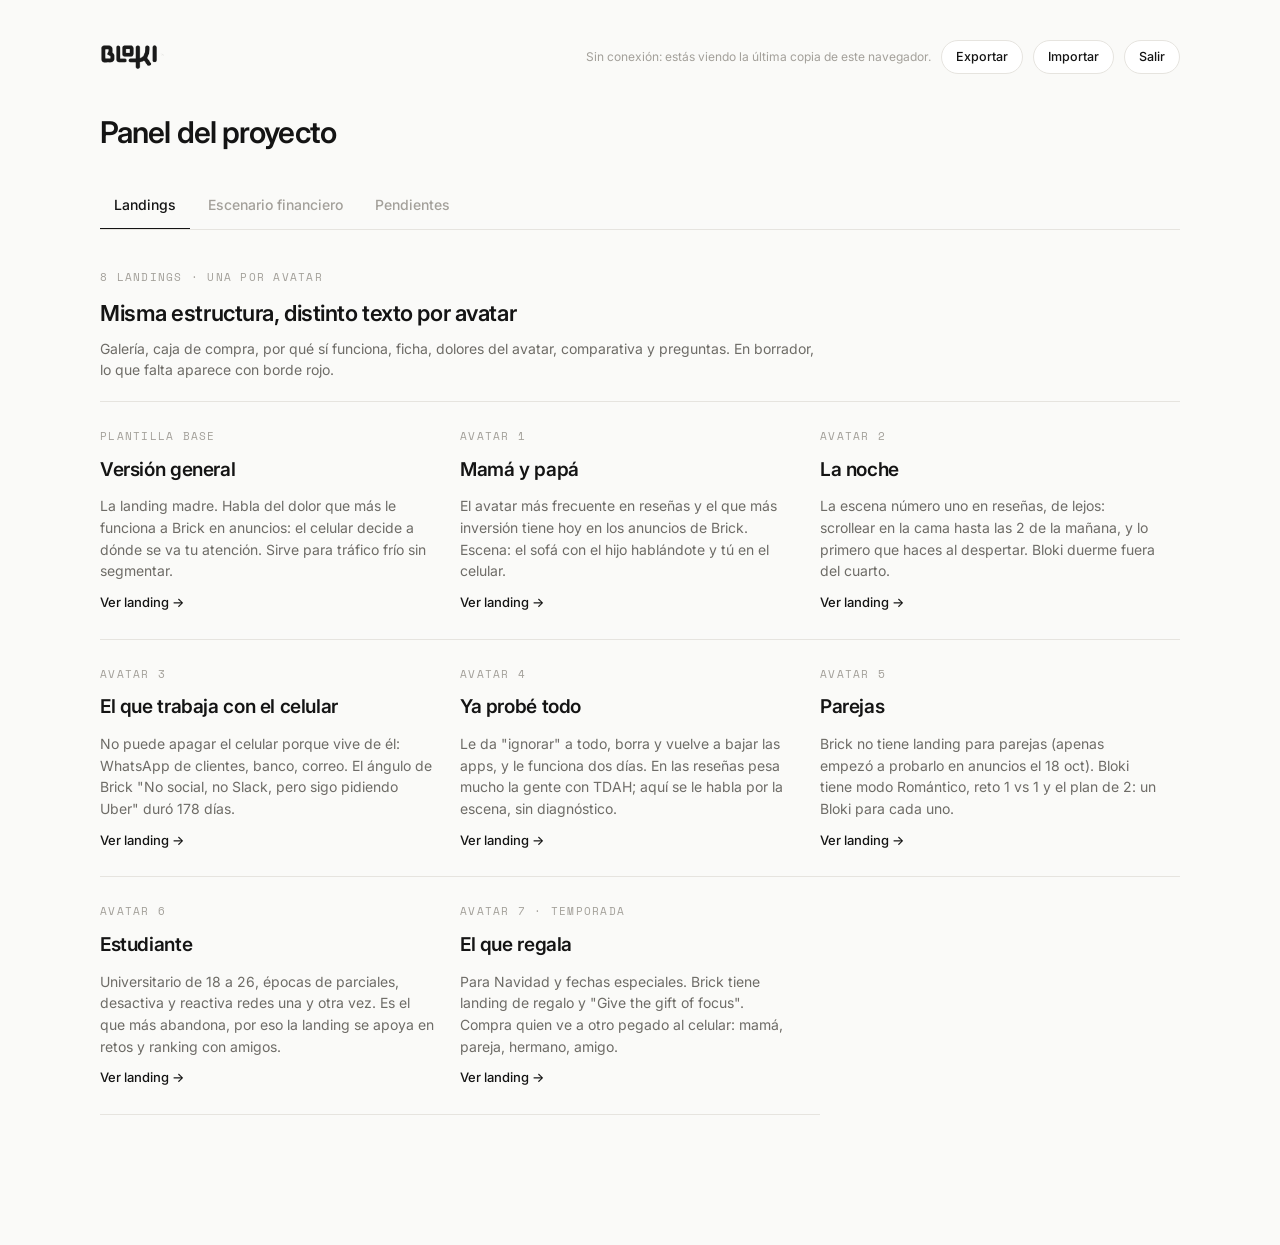
<file: index.html>
<!doctype html><html lang="es-CO"><head><meta charset="utf-8"><meta name="viewport" content="width=device-width,initial-scale=1">
<title>Bloki · Panel del proyecto</title><meta name="robots" content="noindex">
<link href="https://fonts.googleapis.com/css2?family=Inter:wght@400;500;600&family=Space+Mono:wght@400&display=swap" rel="stylesheet">
<link rel="stylesheet" href="assets/bloki-landing.css">
<link rel="stylesheet" href="assets/panel.css">
<style>
.hub-grid{display:grid;grid-template-columns:repeat(auto-fill,minmax(300px,1fr));gap:0;margin-top:8px;border-top:1px solid var(--line)}
.hub-card{display:flex;flex-direction:column;gap:10px;padding:26px 24px 26px 0;border-bottom:1px solid var(--line);text-decoration:none;transition:opacity .2s}
.hub-card:hover{opacity:.6}
.hub-card h2{margin:0;font-size:19px;font-weight:600;letter-spacing:-.02em}
.hub-card p{margin:0;font-size:14px;color:var(--ink-soft);line-height:1.55}
.hub-k{font-family:var(--mono);font-size:10.5px;letter-spacing:.12em;text-transform:uppercase;color:var(--ink-muted)}
.hub-go{margin-top:auto;font-size:13px;font-weight:500}
</style></head><body><main class="panel">
<div class="panel__top">
  <img src="assets/bloki-wordmark.png" alt="Bloki" style="height:26px;width:auto">
  <div class="panel__tools"><span data-saved>Conectando…</span>
    <button class="btn-s" type="button" data-export>Exportar</button><button class="btn-s" type="button" data-import-btn>Importar</button><button class="btn-s" type="button" data-logout>Salir</button>
    <input type="file" accept="application/json" data-import hidden></div>
  <h1>Panel del proyecto</h1>
</div>
<nav class="tabs" role="tablist">
  <button type="button" role="tab" data-tab="landings">Landings</button>
  <button type="button" role="tab" data-tab="finanzas">Escenario financiero</button>
  <button type="button" role="tab" data-tab="pendientes">Pendientes</button>
</nav>
<div data-pane="landings"><section class="pn"><div class="pn__head"><span class="k">8 landings · una por avatar</span>
  <h2>Misma estructura, distinto texto por avatar</h2>
  <p>Galería, caja de compra, por qué sí funciona, ficha, dolores del avatar, comparativa y preguntas. En borrador, lo que falta aparece con borde rojo.</p></div>
  <div class="hub-grid"><a class="hub-card" href="general/index.html" >
      <span class="hub-k">Plantilla base</span><h2>Versión general</h2><p>La landing madre. Habla del dolor que más le funciona a Brick en anuncios: el celular decide a dónde se va tu atención. Sirve para tráfico frío sin segmentar.</p>
      <span class="hub-go">Ver landing →</span></a><a class="hub-card" href="mama-papa/index.html" >
      <span class="hub-k">Avatar 1</span><h2>Mamá y papá</h2><p>El avatar más frecuente en reseñas y el que más inversión tiene hoy en los anuncios de Brick. Escena: el sofá con el hijo hablándote y tú en el celular.</p>
      <span class="hub-go">Ver landing →</span></a><a class="hub-card" href="noche/index.html" >
      <span class="hub-k">Avatar 2</span><h2>La noche</h2><p>La escena número uno en reseñas, de lejos: scrollear en la cama hasta las 2 de la mañana, y lo primero que haces al despertar. Bloki duerme fuera del cuarto.</p>
      <span class="hub-go">Ver landing →</span></a><a class="hub-card" href="trabajo/index.html" >
      <span class="hub-k">Avatar 3</span><h2>El que trabaja con el celular</h2><p>No puede apagar el celular porque vive de él: WhatsApp de clientes, banco, correo. El ángulo de Brick "No social, no Slack, pero sigo pidiendo Uber" duró 178 días.</p>
      <span class="hub-go">Ver landing →</span></a><a class="hub-card" href="ya-probe-todo/index.html" >
      <span class="hub-k">Avatar 4</span><h2>Ya probé todo</h2><p>Le da "ignorar" a todo, borra y vuelve a bajar las apps, y le funciona dos días. En las reseñas pesa mucho la gente con TDAH; aquí se le habla por la escena, sin diagnóstico.</p>
      <span class="hub-go">Ver landing →</span></a><a class="hub-card" href="pareja/index.html" >
      <span class="hub-k">Avatar 5</span><h2>Parejas</h2><p>Brick no tiene landing para parejas (apenas empezó a probarlo en anuncios el 18 oct). Bloki tiene modo Romántico, reto 1 vs 1 y el plan de 2: un Bloki para cada uno.</p>
      <span class="hub-go">Ver landing →</span></a><a class="hub-card" href="estudiante/index.html" >
      <span class="hub-k">Avatar 6</span><h2>Estudiante</h2><p>Universitario de 18 a 26, épocas de parciales, desactiva y reactiva redes una y otra vez. Es el que más abandona, por eso la landing se apoya en retos y ranking con amigos.</p>
      <span class="hub-go">Ver landing →</span></a><a class="hub-card" href="regalo/index.html" >
      <span class="hub-k">Avatar 7 · temporada</span><h2>El que regala</h2><p>Para Navidad y fechas especiales. Brick tiene landing de regalo y "Give the gift of focus". Compra quien ve a otro pegado al celular: mamá, pareja, hermano, amigo.</p>
      <span class="hub-go">Ver landing →</span></a></div></section></div>
<div class="lock" data-lock hidden><form class="lock__card" autocomplete="on">
  <span class="k">Panel protegido</span><h2 data-lock-title>Ingresa la clave del panel</h2><p data-lock-sub></p>
  <label>Tu nombre<input class="in" name="quien" autocomplete="name" placeholder="Para saber quién guardó cada cambio"></label>
  <label>Clave<input class="in" name="clave" type="password" autocomplete="current-password" required></label>
  <label data-lock-confirm hidden>Repite la clave<input class="in" name="confirmar" type="password" autocomplete="new-password"></label>
  <button class="btn-s btn-s--ink" type="submit">Entrar</button><p class="lock__msg" data-lock-msg></p></form></div>
<div data-pane="finanzas" hidden></div>
<div data-pane="pendientes" hidden></div>
</main>
<script type="application/json" id="panel-config">{"planes": [{"qty": 1, "price": 89900, "name": "Individual"}, {"qty": 2, "price": 159900, "name": "Dúo"}, {"qty": 3, "price": 199900, "name": "Combo"}], "tareas": [["Confirmar si un mismo celular puede vincularse a varios Bloki (lo afirma la landing de trabajo)", "Juanfe", "", "todo", "alta"], ["Reemplazar los costos supuestos del escenario financiero por los reales", "Juanfe", "", "todo", "alta"], ["Crear en Shopify el descuento automático por cantidad (2 = −$19.900, 3 = −$69.800)", "Juanfe", "", "todo", "alta"], ["Llenar CONFIG en build.py: tienda e ID de variante de Amarillo, Morado y Negro", "Juanfe", "", "todo", "alta"], ["Definir el % del código del reto de 21 días", "Juanfe", "", "todo", "media"], ["Validar con la app el mensaje de voz al primer toque (landing de regalo)", "Juanfe", "", "todo", "media"], ["Armar las 8 playlists por modo y las de 50 minutos en Spotify", "Juanfe", "", "todo", "media"], ["Grabar los 7 audios para dormir", "Juanfe", "", "todo", "media"], ["Cargar en la app los 30 retos de familia y las 52 preguntas para la mesa", "Juanfe", "", "todo", "media"], ["Medidas y material del Bloki para la ficha", "Juanfe", "", "todo", "media"], ["Confirmar: control parental en tablets, ranking sin Bloki, descuento a estudiantes, fecha límite de Navidad, nota de regalo", "Juanfe", "", "todo", "media"], ["Decidir si hay pago contra entrega", "Juanfe", "", "todo", "media"], ["Conectar el popup a Klaviyo y crear el código de descuento", "Juanfe", "", "todo", "media"], ["Conseguir testimonios y reseñas reales con foto", "Juanfe", "", "todo", "media"], ["Foto del Bloki morado con la pantalla real de la app", "Juanfe", "", "todo", "baja"], ["Logo oficial de PSE en SVG", "Juanfe", "", "todo", "baja"], ["Revisar la garantía \"Si no cambia tu vida\" frente al manual de voz", "Juanfe", "", "todo", "baja"], ["Publicar las landings", "Juanfe", "", "todo", "baja"], ["Precio de 2 unidades: $159.900", "Juanfe", "2026-10-20", "done", "media"], ["Contenido de la caja: 1 Bloki + instrucciones + bienvenida a la comunidad", "Juanfe", "2026-10-20", "done", "media"]], "remote": {"url": "https://mxkkhkafwbictkeytmti.supabase.co", "key": "sb_publishable_N4VPC8DmQgmT3Xp1vHy7qA_bxDQuZXf", "id": "bloki"}}</script>
<script src="assets/panel.js"></script>
</body></html>
</file>
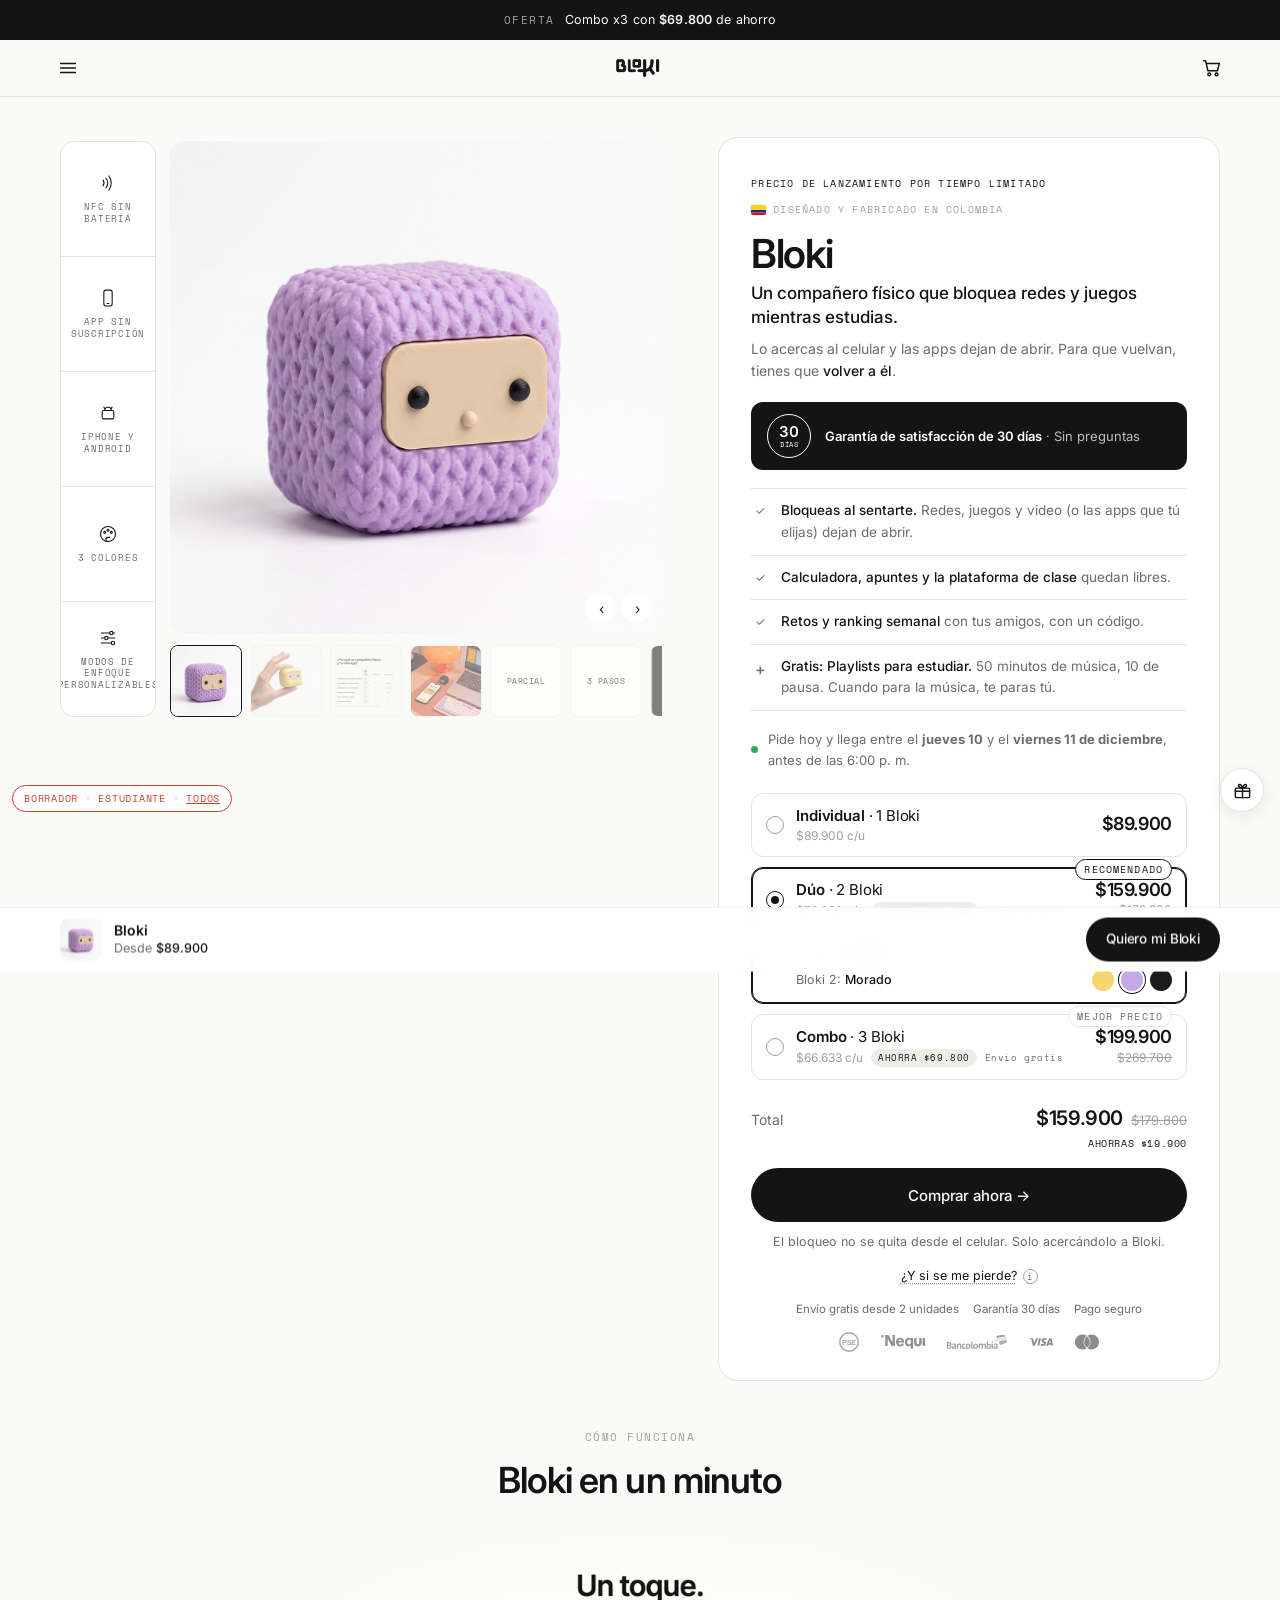
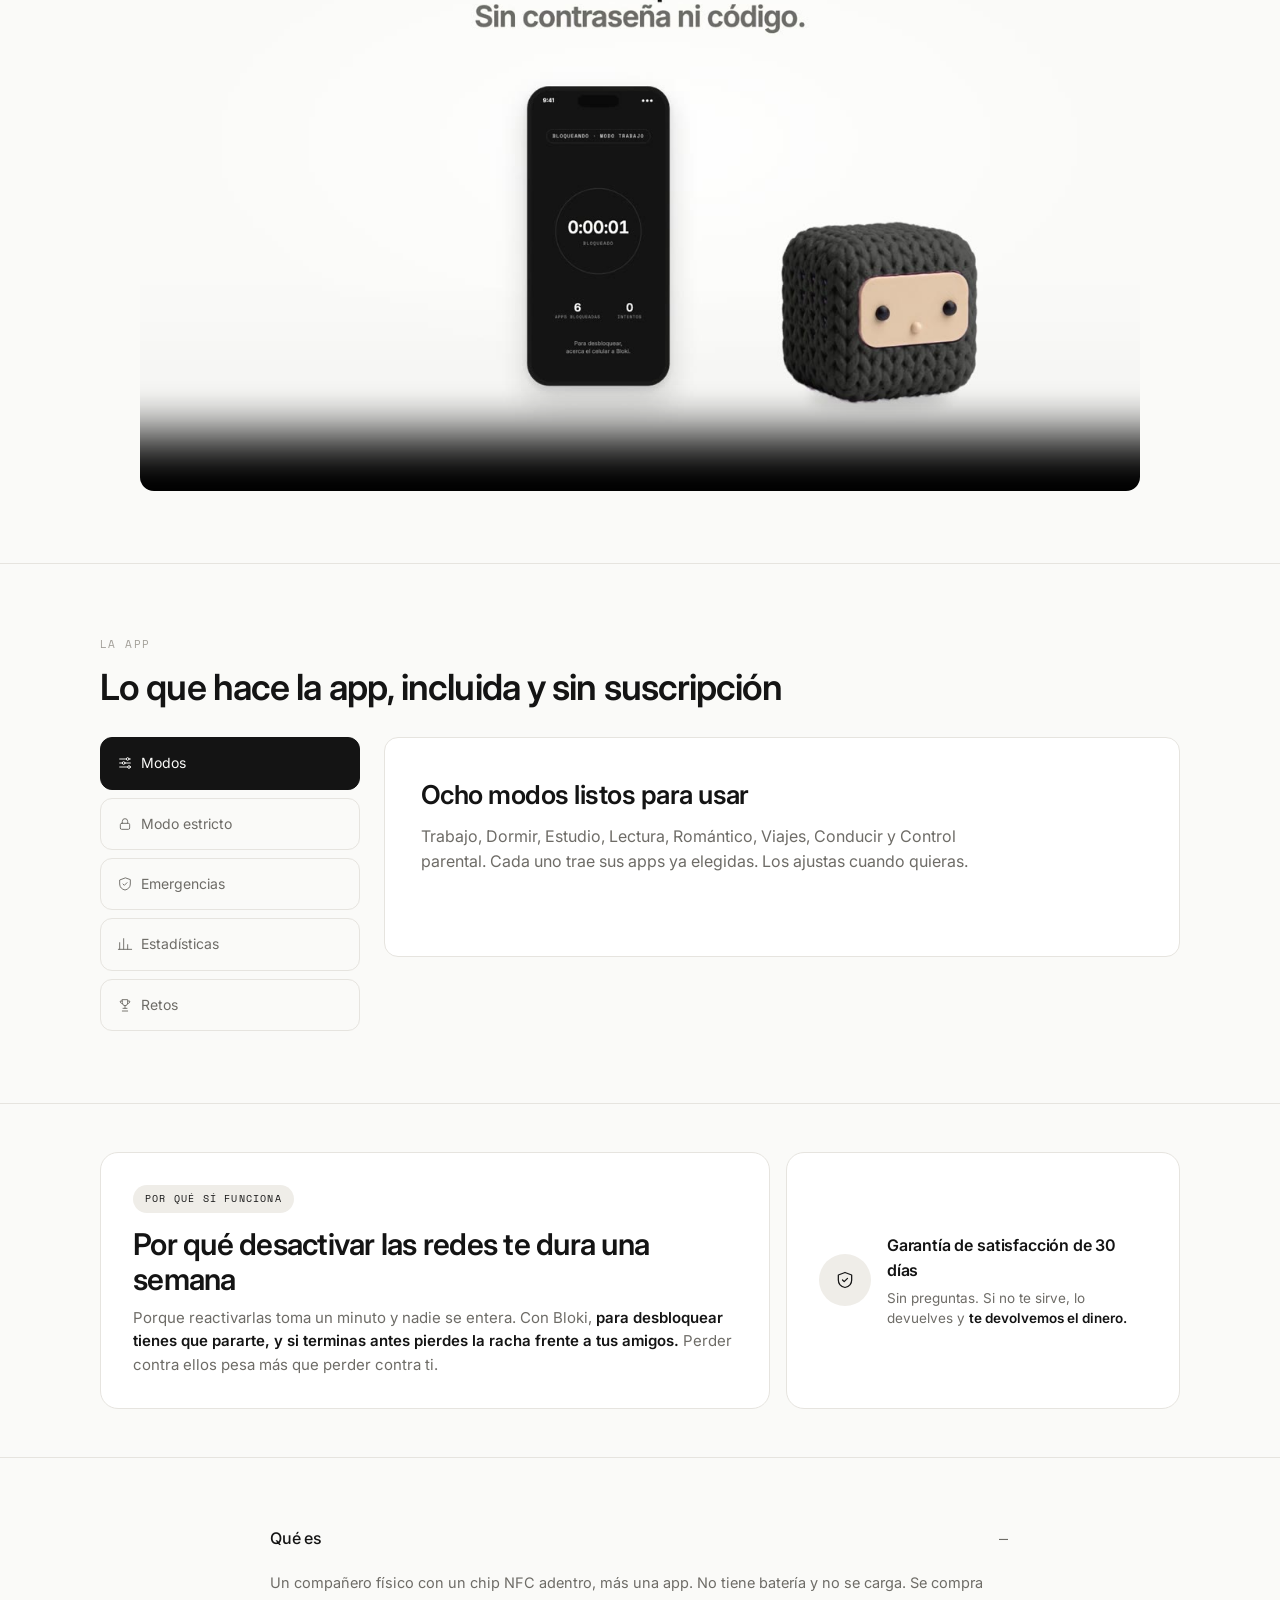
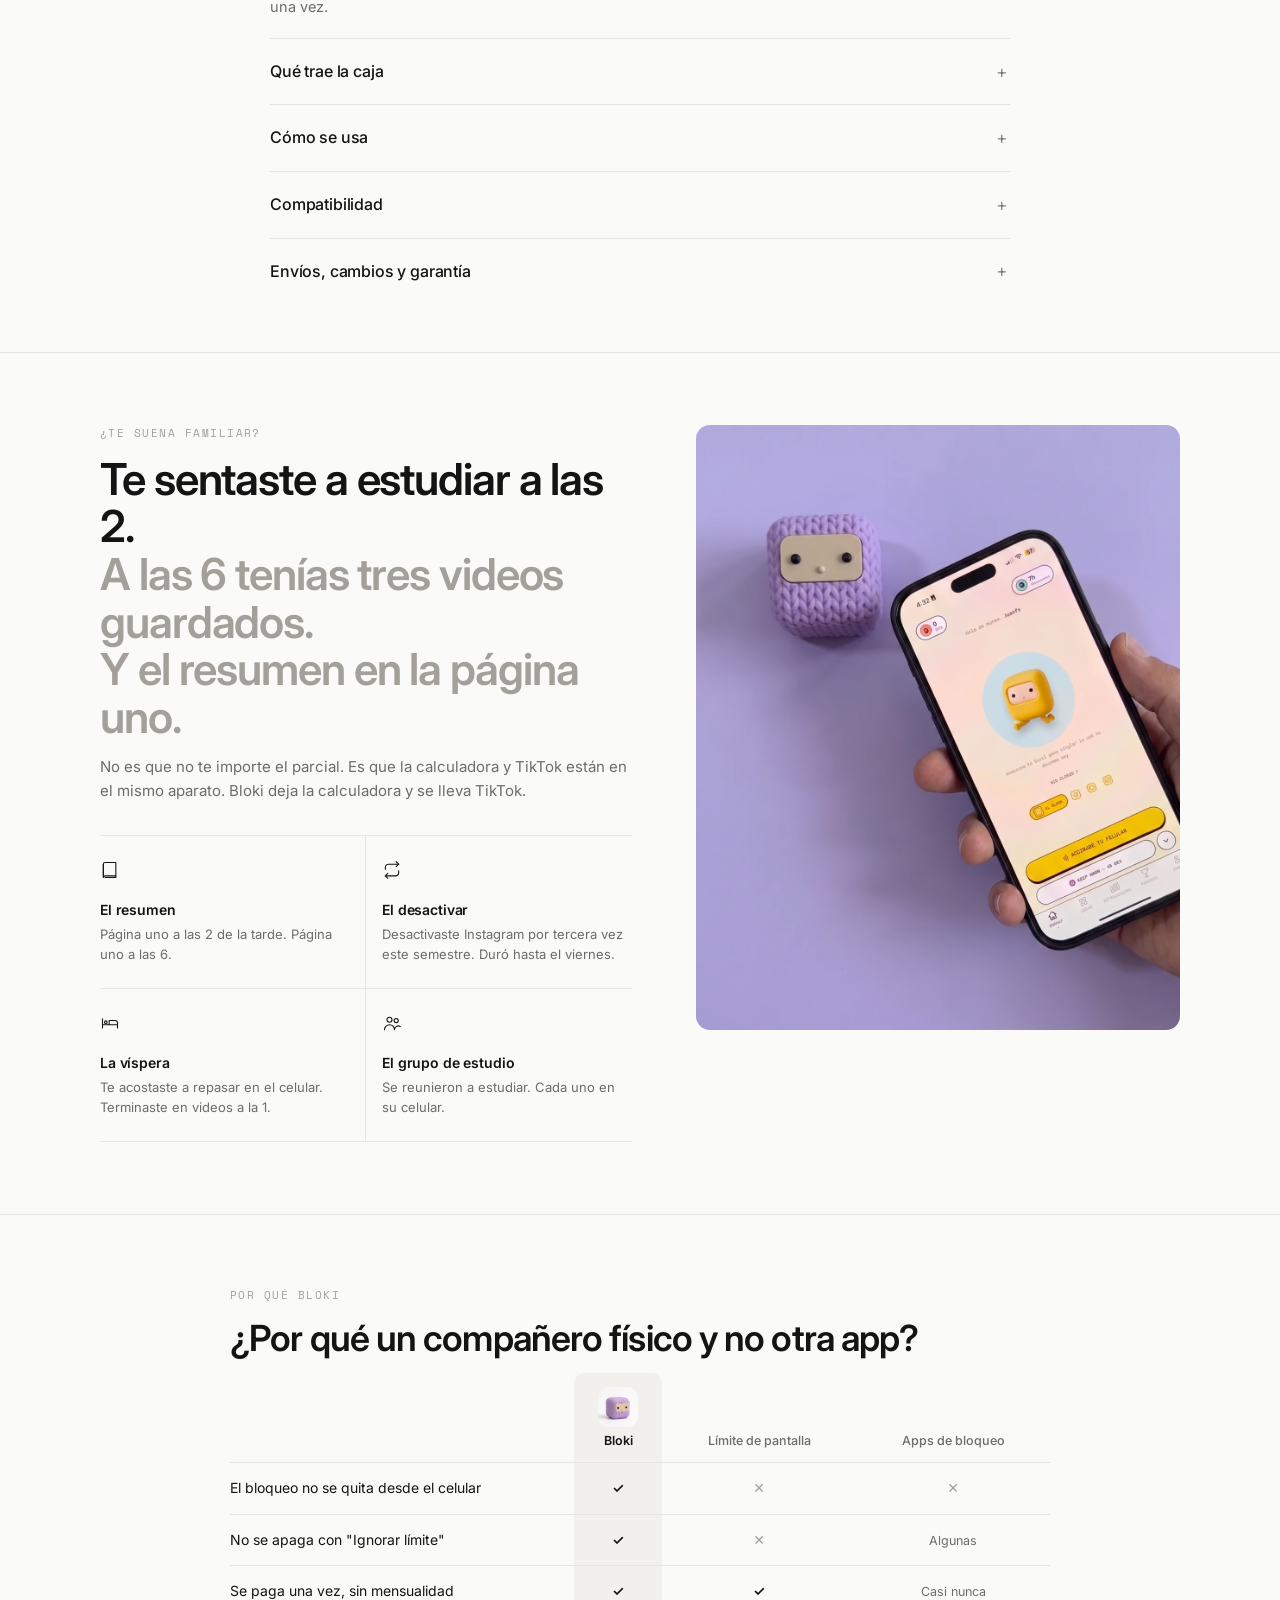
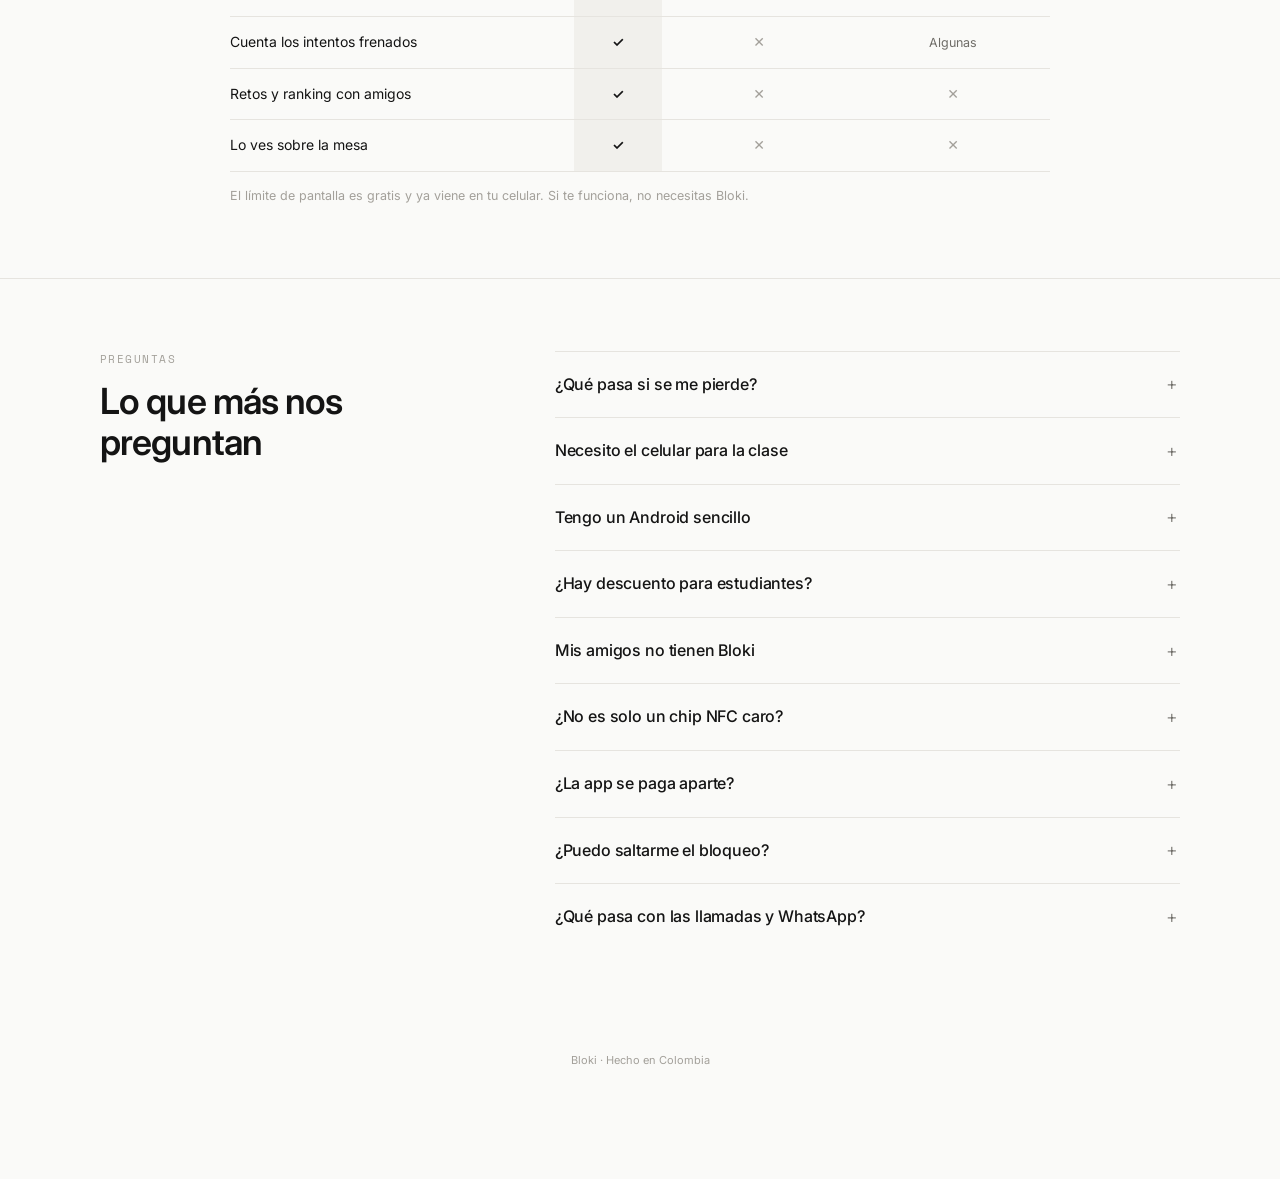
<file: estudiante/index.html>
<!doctype html>
<html lang="es-CO"><head>
<meta charset="utf-8"><meta name="viewport" content="width=device-width,initial-scale=1">
<title>Bloki · Cuatro horas sentado, cuarenta minutos estudiando</title>
<meta name="description" content="Bloki bloquea redes y juegos mientras estudias y deja libres la calculadora y la plataforma de clase. Con retos y ranking contra tus amigos.">
<meta property="og:title" content="Bloki · Cuatro horas sentado, cuarenta minutos estudiando"><meta property="og:description" content="Bloki bloquea redes y juegos mientras estudias y deja libres la calculadora y la plataforma de clase. Con retos y ranking contra tus amigos.">
<meta property="og:image" content="../assets/bloki-lila-tejido.jpg">
<meta name="robots" content="noindex">
<link rel="preconnect" href="https://fonts.googleapis.com"><link rel="preconnect" href="https://fonts.gstatic.com" crossorigin>
<link href="https://fonts.googleapis.com/css2?family=Inter:wght@400;500;600&family=Space+Mono:wght@400&display=swap" rel="stylesheet">
<link rel="stylesheet" href="../assets/bloki-landing.css">
<style>.todo-inline{color:#c2412d}</style>
</head><body>
<div class="draft-bar">BORRADOR · Estudiante · <a href="../index.html">todos</a></div>
<div class="announce"><b class="tag">OFERTA</b>Combo x3 con <b>$69.800</b> de ahorro</div><header class="header"><div class="header__in">
  <details class="menu"><summary aria-label="Menú"><svg viewBox="0 0 24 24" fill="none" stroke="currentColor" stroke-width="1.6" stroke-linecap="round" stroke-linejoin="round" aria-hidden="true"><path d="M4 7h16M4 12h16M4 17h16"/></svg></summary>
    <nav class="menu__panel"><a href="#comprar" data-goto-buy>Comprar</a><a href="#como-funciona">Cómo funciona</a><a href="#preguntas">Preguntas</a></nav></details>
  <a class="header__logo" href="#top"><img src="../assets/bloki-wordmark.png" alt="Bloki" width="64" height="26"></a>
  <a class="header__cart" href="#comprar" data-goto-buy aria-label="Comprar"><svg viewBox="0 0 24 24" fill="none" stroke="currentColor" stroke-width="1.6" stroke-linecap="round" stroke-linejoin="round" aria-hidden="true"><path d="M3 4h2l2.5 11h10.5l2-8H6.5"/><circle cx="9" cy="19" r="1.5"/><circle cx="17" cy="19" r="1.5"/></svg></a>
</div></header><div class="pdp"><section class="sec sec--tight" id="top"><div class="wrap">
  <div class="gal"><div class="chips"><div class="chip"><svg viewBox="0 0 24 24" fill="none" stroke="currentColor" stroke-width="1.3" stroke-linecap="round" stroke-linejoin="round" aria-hidden="true"><path d="M6 8.5a6 6 0 0 1 0 7"/><path d="M9.5 6a10 10 0 0 1 0 12"/><path d="M13 3.5a14 14 0 0 1 0 17"/></svg><span>NFC SIN BATERÍA</span></div><div class="chip"><svg viewBox="0 0 24 24" fill="none" stroke="currentColor" stroke-width="1.3" stroke-linecap="round" stroke-linejoin="round" aria-hidden="true"><rect x="7" y="2.5" width="10" height="19" rx="2.5"/><path d="M11 18.5h2"/></svg><span>APP SIN SUSCRIPCIÓN</span></div><div class="chip"><svg viewBox="0 0 24 24" fill="none" stroke="currentColor" stroke-width="1.3" stroke-linecap="round" stroke-linejoin="round" aria-hidden="true"><rect x="5" y="9" width="14" height="10" rx="2"/><path d="M8 9a4 4 0 0 1 8 0"/><path d="M7 5l1.5 2M17 5l-1.5 2"/></svg><span>IPHONE Y ANDROID</span></div><div class="chip"><svg viewBox="0 0 24 24" fill="none" stroke="currentColor" stroke-width="1.3" stroke-linecap="round" stroke-linejoin="round" aria-hidden="true"><circle cx="12" cy="12" r="9"/><circle cx="8" cy="10" r="1.2"/><circle cx="12" cy="7.5" r="1.2"/><circle cx="16" cy="10" r="1.2"/><path d="M12 21a2.5 2.5 0 0 1 0-5h2"/></svg><span>3 COLORES</span></div><div class="chip"><svg viewBox="0 0 24 24" fill="none" stroke="currentColor" stroke-width="1.3" stroke-linecap="round" stroke-linejoin="round" aria-hidden="true"><path d="M4 6h10M18 6h2M4 12h4M12 12h8M4 18h12M20 18h0"/><circle cx="16" cy="6" r="2"/><circle cx="10" cy="12" r="2"/><circle cx="18" cy="18" r="2"/></svg><span>MODOS DE ENFOQUE PERSONALIZABLES</span></div></div>
    <div><div class="gal__main"><div class="gal__slide gal__slide--cover on"><img src="../assets/bloki-lila-tejido.jpg" alt="Bloki morado tejido, tu compañero físico que bloquea las apps que eliges"></div><div class="gal__slide gal__slide--cover"><img src="../assets/bloki-amarillo-mano.jpg" alt="Bloki amarillo en la mano: cabe entre dos dedos" loading="lazy"></div><div class="gal__slide gal__slide--cover"><img src="../assets/bloki-comparativa.jpg" alt="Bloki frente al límite de pantalla y las apps de bloqueo" loading="lazy"></div><div class="gal__slide gal__slide--cover"><img src="../assets/bloki-negro-escritorio.jpg" alt="Bloki negro en el escritorio, junto al celular con el modo Trabajo" loading="lazy"></div><div class="gal__slide"><div class="info"><span class="info__k">Semana de parciales</span><p class="info__t">Así se usa Bloki para estudiar.</p><ol><li><b>Te sientas</b>Tocas Bloki. TikTok, Instagram y juegos se cierran.</li><li><b>Bloque de 50 min</b>Calculadora, apuntes y la plataforma de clase libres.</li><li><b>El domingo</b>Sale el ranking semanal con tus amigos.</li></ol></div></div><div class="gal__slide"><div class="info"><span class="info__k">Cómo funciona</span><p class="info__t">Un compañero físico, una app y un toque.</p><ol><li><b>1. Eliges las apps</b>Vienen ocho modos listos. Ajustas los que quieras.</li><li><b>2. Acercas el celular</b>NFC. Sin contraseña ni código.</li><li><b>3. Dejas a Bloki ahí</b>Para desbloquear tienes que volver a él.</li></ol></div></div><div class="gal__slide gal__slide--cover"><img src="../assets/app-session.jpg" alt="Sesión activa en la app de Bloki" loading="lazy"></div><div class="gal__slide"><div class="info info--ink"><span class="info__k">Evidencia · Colombia</span><span class="info__big">3 h 25 min</span><p class="info__t" style="margin-top:6px">al día en redes sociales. Es el promedio en Colombia.</p><ul style="color:var(--ink)"><li><b>Top 5 mundial</b>en tiempo frente a pantallas: unas 8 h 43 min diarias en internet.</li><li><b>8 de cada 10</b>celulares en Colombia son Android. Bloki funciona con los dos.</li></ul><p style="font-size:9.5px;color:var(--ink-muted);margin:10px 0 0">Fuente: Digital 2025 (DataReportal) vía Portafolio · La República · Statcounter jul-2026</p></div></div><div class="gal__slide gal__slide--cover"><img src="../assets/app-retos.jpg" alt="Retos con amigos en la app de Bloki" loading="lazy"></div><div class="gal__slide"><div class="info" style="background:var(--paper)"><span class="info__k">La diferencia</span><p class="info__t">Lo que tienen todos los demás: se quitan desde el mismo celular.</p><ul><li><b>Límite de pantalla</b>Se apaga con "Ignorar límite".</li><li><b>Borrar las apps</b>Se vuelven a bajar en cuarenta segundos.</li><li><b>Bloki</b>Solo se quita acercando el celular a Bloki, donde lo dejaste.</li></ul></div></div><div class="gal__slide gal__slide--cover"><img src="../assets/bloki-morado-app.jpg" alt="Bloki morado junto al celular con la app abierta" loading="lazy"></div><div class="gal__arrows"><button type="button" data-gal-prev aria-label="Anterior">‹</button><button type="button" data-gal-next aria-label="Siguiente">›</button></div></div>
    <div class="thumbs"><button type="button" class="on" aria-label="Imagen 1"><img src="../assets/bloki-lila-tejido.jpg" alt=""></button><button type="button" class="" aria-label="Imagen 2"><img src="../assets/bloki-amarillo-mano.jpg" alt=""></button><button type="button" class="" aria-label="Imagen 3"><img src="../assets/bloki-comparativa.jpg" alt=""></button><button type="button" class="" aria-label="Imagen 4"><img src="../assets/bloki-negro-escritorio.jpg" alt=""></button><button type="button" class="" aria-label="Imagen 5"><span class="t-info">PARCIAL</span></button><button type="button" class="" aria-label="Imagen 6"><span class="t-info">3 PASOS</span></button><button type="button" class="" aria-label="Imagen 7"><img src="../assets/app-session.jpg" alt=""></button><button type="button" class="" aria-label="Imagen 8"><span class="t-info">DATO</span></button><button type="button" class="" aria-label="Imagen 9"><img src="../assets/app-retos.jpg" alt=""></button><button type="button" class="" aria-label="Imagen 10"><span class="t-info">VS</span></button><button type="button" class="" aria-label="Imagen 11"><img src="../assets/bloki-morado-app.jpg" alt=""></button></div></div></div>
</div></section><section class="sec buy" id="comprar"><div class="wrap">
  <div class="buy__card">
    <div class="buy__top"><span><span class="launch">Precio de lanzamiento por tiempo limitado</span></span><span class="pill"><svg class="flag" viewBox="0 0 3 2" aria-hidden="true"><rect width="3" height="1" fill="#FCD116"/><rect y="1" width="3" height=".5" fill="#003893"/><rect y="1.5" width="3" height=".5" fill="#CE1126"/></svg>Diseñado y fabricado en Colombia</span></div>
    <h1 class="buy__title">Bloki</h1>
    <p class="buy__sub">Un compañero físico que bloquea redes y juegos mientras estudias.</p>
    <p class="buy__lead">Lo acercas al celular y las apps dejan de abrir. Para que vuelvan, tienes que <b>volver a él</b>.</p>
    <div class="guar-bar"><span class="guar__seal">30<small>DÍAS</small></span><p><b>Garantía de satisfacción de 30 días</b> · Sin preguntas</p></div>
    <ul class="checks"><li><span class="ck"></span><span><b>Bloqueas al sentarte.</b> Redes, juegos y video (o las apps que tú elijas) dejan de abrir.</span></li><li><span class="ck"></span><span><b>Calculadora, apuntes y la plataforma de clase</b> quedan libres.</span></li><li><span class="ck"></span><span><b>Retos y ranking semanal</b> con tus amigos, con un código.</span></li><li><span class="ck ck--gift"></span><span><b>Gratis: Playlists para estudiar.</b> 50 minutos de música, 10 de pausa. Cuando para la música, te paras tú.</span></li></ul>
    <p class="ship"><i></i><span data-eta>Llega en 2 a 5 días hábiles · Envío a toda Colombia</span></p>
    <div class="plans" role="radiogroup" aria-label="Elige tu plan"><div class="plan" role="radio" tabindex="0" aria-checked="false" data-qty="1" data-price="89900">
      <div class="plan__row"><span class="plan__dot"></span>
        <div><p class="plan__name"><b>Individual</b> · 1 Bloki</p>
        <p class="plan__desc">$89.900 c/u</p></div>
        <p class="plan__price"><strong>$89.900</strong></p></div>
      <div class="colors"><div class="colors__row"><span>Color: <b>Amarillo</b></span><span class="sw"><button type="button" class="on" style="--c:#F5D76E" data-color="Amarillo" aria-label="Amarillo"></button><button type="button" class="" style="--c:#C5A8E8" data-color="Morado" aria-label="Morado"></button><button type="button" class="" style="--c:#1C1C1C" data-color="Negro" aria-label="Negro"></button></span></div></div></div><div class="plan on" role="radio" tabindex="0" aria-checked="true" data-qty="2" data-price="159900"><span class="plan__badge">RECOMENDADO</span>
      <div class="plan__row"><span class="plan__dot"></span>
        <div><p class="plan__name"><b>Dúo</b> · 2 Bloki</p>
        <p class="plan__desc">$79.950 c/u<span class="plan__save">AHORRA $19.900</span><span class="plan__perk">Envío gratis</span></p></div>
        <p class="plan__price"><strong>$159.900</strong><s>$179.800</s></p></div>
      <div class="colors"><div class="colors__row"><span>Bloki 1: <b>Amarillo</b></span><span class="sw"><button type="button" class="on" style="--c:#F5D76E" data-color="Amarillo" aria-label="Amarillo"></button><button type="button" class="" style="--c:#C5A8E8" data-color="Morado" aria-label="Morado"></button><button type="button" class="" style="--c:#1C1C1C" data-color="Negro" aria-label="Negro"></button></span></div><div class="colors__row"><span>Bloki 2: <b>Morado</b></span><span class="sw"><button type="button" class="" style="--c:#F5D76E" data-color="Amarillo" aria-label="Amarillo"></button><button type="button" class="on" style="--c:#C5A8E8" data-color="Morado" aria-label="Morado"></button><button type="button" class="" style="--c:#1C1C1C" data-color="Negro" aria-label="Negro"></button></span></div></div></div><div class="plan" role="radio" tabindex="0" aria-checked="false" data-qty="3" data-price="199900"><span class="plan__badge plan__badge--y">MEJOR PRECIO</span>
      <div class="plan__row"><span class="plan__dot"></span>
        <div><p class="plan__name"><b>Combo</b> · 3 Bloki</p>
        <p class="plan__desc">$66.633 c/u<span class="plan__save">AHORRA $69.800</span><span class="plan__perk">Envío gratis</span></p></div>
        <p class="plan__price"><strong>$199.900</strong><s>$269.700</s></p></div>
      <div class="colors"><div class="colors__row"><span>Bloki 1: <b>Amarillo</b></span><span class="sw"><button type="button" class="on" style="--c:#F5D76E" data-color="Amarillo" aria-label="Amarillo"></button><button type="button" class="" style="--c:#C5A8E8" data-color="Morado" aria-label="Morado"></button><button type="button" class="" style="--c:#1C1C1C" data-color="Negro" aria-label="Negro"></button></span></div><div class="colors__row"><span>Bloki 2: <b>Morado</b></span><span class="sw"><button type="button" class="" style="--c:#F5D76E" data-color="Amarillo" aria-label="Amarillo"></button><button type="button" class="on" style="--c:#C5A8E8" data-color="Morado" aria-label="Morado"></button><button type="button" class="" style="--c:#1C1C1C" data-color="Negro" aria-label="Negro"></button></span></div><div class="colors__row"><span>Bloki 3: <b>Negro</b></span><span class="sw"><button type="button" class="" style="--c:#F5D76E" data-color="Amarillo" aria-label="Amarillo"></button><button type="button" class="" style="--c:#C5A8E8" data-color="Morado" aria-label="Morado"></button><button type="button" class="on" style="--c:#1C1C1C" data-color="Negro" aria-label="Negro"></button></span></div></div></div></div>
    <div class="total"><span>Total</span><span><strong data-total></strong><s data-compare hidden></s><span class="save" data-save hidden></span></span></div>
    <button type="button" class="btn btn--block" data-buy>Comprar ahora →</button>
    <p class="buy__err" role="alert"></p>
    <p class="buy__note">El bloqueo no se quita desde el celular. Solo acercándolo a Bloki.</p>
    <div class="tip"><button type="button" class="tip__btn" aria-describedby="tip-perdida">¿Y si se me pierde? <span class="tip__i" aria-hidden="true">i</span></button>
      <span class="tip__box" role="tooltip" id="tip-perdida">Cada Bloki trae <b>3 desbloqueos de emergencia</b>. Respondes tu pregunta de seguridad y tus apps se desbloquean. Si necesitas más, los encuentras dentro de la app.</span></div>
    <ul class="micro"><li>Envío gratis desde 2 unidades</li><li>Garantía 30 días</li><li>Pago seguro</li></ul>
    <div class="pay"><img class="pay--pse" src="../assets/pagos/pse.svg" alt="PSE" loading="lazy"><img class="pay--nequi" src="../assets/pagos/nequi.svg" alt="Nequi" loading="lazy"><img class="pay--bancolombia" src="../assets/pagos/bancolombia.svg" alt="Bancolombia" loading="lazy"><img class="pay--visa" src="../assets/pagos/visa.svg" alt="VISA" loading="lazy"><img class="pay--mastercard" src="../assets/pagos/mastercard.svg" alt="Mastercard" loading="lazy"></div>
  </div>
</div></section></div><section class="sec" id="video"><div class="wrap">
  <div class="center"><span class="eyebrow">Cómo funciona</span><h2 class="h2">Bloki en un minuto</h2></div>
  <div class="vid"><video src="../assets/bloki-como-funciona.mp4" poster="../assets/bloki-como-funciona.jpg" muted playsinline loop controls preload="none" data-autoplay></video></div>
</div></section><section class="sec sec--deep" id="funciones"><div class="wrap">
  <span class="eyebrow">La app</span><h2 class="h2">Lo que hace la app, incluida y sin suscripción</h2>
  <div class="fx"><div class="fx__tabs" role="tablist"><button type="button" role="tab" class="on" aria-selected="true"><svg viewBox="0 0 24 24" fill="none" stroke="currentColor" stroke-width="1.4" stroke-linecap="round" stroke-linejoin="round" aria-hidden="true"><path d="M4 6h10M18 6h2M4 12h4M12 12h8M4 18h12M20 18h0"/><circle cx="16" cy="6" r="2"/><circle cx="10" cy="12" r="2"/><circle cx="18" cy="18" r="2"/></svg><span>Modos</span></button><button type="button" role="tab" class="" aria-selected="false"><svg viewBox="0 0 24 24" fill="none" stroke="currentColor" stroke-width="1.4" stroke-linecap="round" stroke-linejoin="round" aria-hidden="true"><rect x="5" y="11" width="14" height="9" rx="2"/><path d="M8 11V8a4 4 0 0 1 8 0v3"/></svg><span>Modo estricto</span></button><button type="button" role="tab" class="" aria-selected="false"><svg viewBox="0 0 24 24" fill="none" stroke="currentColor" stroke-width="1.4" stroke-linecap="round" stroke-linejoin="round" aria-hidden="true"><path d="M12 3 4 6v6c0 5 3.5 8 8 9 4.5-1 8-4 8-9V6Z"/><path d="m9 12 2 2 4-4"/></svg><span>Emergencias</span></button><button type="button" role="tab" class="" aria-selected="false"><svg viewBox="0 0 24 24" fill="none" stroke="currentColor" stroke-width="1.4" stroke-linecap="round" stroke-linejoin="round" aria-hidden="true"><path d="M4 20V10M10 20V4M16 20v-7M22 20H2"/></svg><span>Estadísticas</span></button><button type="button" role="tab" class="" aria-selected="false"><svg viewBox="0 0 24 24" fill="none" stroke="currentColor" stroke-width="1.4" stroke-linecap="round" stroke-linejoin="round" aria-hidden="true"><path d="M8 4h8v5a4 4 0 0 1-8 0Z"/><path d="M8 6H5a3 3 0 0 0 3 4M16 6h3a3 3 0 0 1-3 4M12 13v4M8 21h8M9 17h6"/></svg><span>Retos</span></button></div><div class="fx__body"><div class="fx__panel" role="tabpanel"><h3>Ocho modos listos para usar</h3><p>Trabajo, Dormir, Estudio, Lectura, Romántico, Viajes, Conducir y Control parental. Cada uno trae sus apps ya elegidas. Los ajustas cuando quieras.</p></div><div class="fx__panel" role="tabpanel" hidden><h3>Que terminar antes cueste</h3><p>Con el modo estricto activo, la sesión no se termina desde el celular. Para salir, vuelves a Bloki.</p></div><div class="fx__panel" role="tabpanel" hidden><h3>3 desbloqueos de emergencia</h3><p>Si pierdes a Bloki o de verdad lo necesitas, respondes tu pregunta de seguridad y tus apps se desbloquean. Si necesitas más, los encuentras dentro de la app.</p></div><div class="fx__panel" role="tabpanel" hidden><h3>Racha e intentos frenados</h3><p>La app cuenta los días seguidos que cumples, las horas que llevas bloqueadas y cada vez que intentaste abrir una app bloqueada.</p></div><div class="fx__panel" role="tabpanel" hidden><h3>Retos y ranking con amigos</h3><p>Arma un reto 1 vs 1 o en grupo y compite por horas bloqueadas. Si terminas antes, ese día no suma a tu racha.</p></div></div></div>
</div></section><section class="sec sec--tight"><div class="wrap why">
  <div class="why__card"><span class="why__tag">Por qué sí funciona</span><h3>Por qué desactivar las redes te dura una semana</h3><p>Porque reactivarlas toma un minuto y nadie se entera. Con Bloki, <b>para desbloquear tienes que pararte, y si terminas antes pierdes la racha frente a tus amigos.</b> Perder contra ellos pesa más que perder contra ti.</p></div>
  <div class="why__card why__guar"><span class="why__icon"><svg viewBox="0 0 24 24" fill="none" stroke="currentColor" stroke-width="1.5" stroke-linecap="round" stroke-linejoin="round" aria-hidden="true"><path d="M12 3 4 6v6c0 5 3.5 8 8 9 4.5-1 8-4 8-9V6Z"/><path d="m9 12 2 2 4-4"/></svg></span><div><h4>Garantía de satisfacción de 30 días</h4><p>Sin preguntas. Si no te sirve, lo devuelves y <b>te devolvemos el dinero.</b></p></div></div>
</div></section><section class="sec sec--tight" id="como-funciona"><div class="wrap"><div class="acc"><details open><summary>Qué es</summary><div class="acc__body"><p>Un compañero físico con un chip NFC adentro, más una app. No tiene batería y no se carga. Se compra una vez.</p></div></details><details><summary>Qué trae la caja</summary><div class="acc__body"><p><b>1 Bloki</b>, en el color que elegiste.</p><p><b>Instrucciones de uso.</b> De la caja a tu primer bloqueo en un par de minutos.</p><p><b>Tu bienvenida a la comunidad Bloki.</b> Retos, ranking y gente bloqueando contigo.</p></div></details><details><summary>Cómo se usa</summary><div class="acc__body"><p>Abres la app y eliges qué apps se bloquean. Acercas la parte de arriba del celular a Bloki y el modo se activa. Para desbloquear, vuelves a acercarlo.</p></div></details><details><summary>Compatibilidad</summary><div class="acc__body"><p>iPhone y Android con NFC. La mayoría de celulares desde 2015 lo tienen. Cada Bloki se vincula a un solo celular: si son dos, cada uno necesita el suyo.</p></div></details><details><summary>Envíos, cambios y garantía</summary><div class="acc__body"><p>Envío a toda Colombia, de 2 a 5 días hábiles. <b>Gratis llevando 2 o más.</b></p><p><b>30 días de garantía:</b> lo devuelves y te devolvemos el dinero, sin preguntas.</p></div></details></div></div></section>
<section class="sec sec--deep"><div class="wrap">
  <div class="split"><div class="split__copy"><span class="eyebrow">¿Te suena familiar?</span>
  <h2 class="h2 h2--lines"><span>Te sentaste a estudiar a las 2.</span><span>A las 6 tenías tres videos guardados.</span><span>Y el resumen en la página uno.</span></h2>
  <p class="lead">No es que no te importe el parcial. Es que la calculadora y TikTok están en el mismo aparato. Bloki deja la calculadora y se lleva TikTok.</p>
  <div class="pains"><div class="pain"><span class="pain__ic"><svg viewBox="0 0 24 24" fill="none" stroke="currentColor" stroke-width="1.3" stroke-linecap="round" stroke-linejoin="round" aria-hidden="true"><path d="M4 5a2 2 0 0 1 2-2h13v16H6a2 2 0 0 0-2 2Z"/><path d="M4 19V5M19 19v2H6"/></svg></span><h3>El resumen</h3><p>Página uno a las 2 de la tarde. Página uno a las 6.</p></div><div class="pain"><span class="pain__ic"><svg viewBox="0 0 24 24" fill="none" stroke="currentColor" stroke-width="1.3" stroke-linecap="round" stroke-linejoin="round" aria-hidden="true"><path d="M17 2l3 3-3 3"/><path d="M4 11V9a4 4 0 0 1 4-4h12"/><path d="M7 22l-3-3 3-3"/><path d="M20 13v2a4 4 0 0 1-4 4H4"/></svg></span><h3>El desactivar</h3><p>Desactivaste Instagram por tercera vez este semestre. Duró hasta el viernes.</p></div><div class="pain"><span class="pain__ic"><svg viewBox="0 0 24 24" fill="none" stroke="currentColor" stroke-width="1.3" stroke-linecap="round" stroke-linejoin="round" aria-hidden="true"><path d="M3 18V7M3 14h18v4M21 14v-2a3 3 0 0 0-3-3h-7v5"/><circle cx="7" cy="11" r="1.6"/></svg></span><h3>La víspera</h3><p>Te acostaste a repasar en el celular. Terminaste en videos a la 1.</p></div><div class="pain"><span class="pain__ic"><svg viewBox="0 0 24 24" fill="none" stroke="currentColor" stroke-width="1.3" stroke-linecap="round" stroke-linejoin="round" aria-hidden="true"><circle cx="9" cy="8" r="3"/><circle cx="17" cy="9" r="2.5"/><path d="M3 20a6 6 0 0 1 12 0M15 20a4.5 4.5 0 0 1 7-3.7"/></svg></span><h3>El grupo de estudio</h3><p>Se reunieron a estudiar. Cada uno en su celular.</p></div></div></div>
  <figure class="figure"><img src="../assets/bloki-morado-app.jpg" alt="Bloki morado junto al celular con la app abierta" loading="lazy"></figure></div>
</div></section><section class="sec"><div class="wrap">
  <span class="eyebrow">Por qué Bloki</span>
  <h2 class="h2">¿Por qué un compañero físico y no otra app?</h2>
  <table class="cmp"><tr><th></th><th class="us"><img src="../assets/bloki-lila-tejido.jpg" alt="">Bloki</th><th>Límite de pantalla</th><th>Apps de bloqueo</th></tr><tr><td>El bloqueo no se quita desde el celular</td><td class="us"><span class="yes">✓</span></td><td><span class="no">✕</span></td><td><span class="no">✕</span></td></tr><tr><td>No se apaga con "Ignorar límite"</td><td class="us"><span class="yes">✓</span></td><td><span class="no">✕</span></td><td><span class="txt">Algunas</span></td></tr><tr><td>Se paga una vez, sin mensualidad</td><td class="us"><span class="yes">✓</span></td><td><span class="yes">✓</span></td><td><span class="txt">Casi nunca</span></td></tr><tr><td>Cuenta los intentos frenados</td><td class="us"><span class="yes">✓</span></td><td><span class="no">✕</span></td><td><span class="txt">Algunas</span></td></tr><tr><td>Retos y ranking con amigos</td><td class="us"><span class="yes">✓</span></td><td><span class="no">✕</span></td><td><span class="no">✕</span></td></tr><tr><td>Lo ves sobre la mesa</td><td class="us"><span class="yes">✓</span></td><td><span class="no">✕</span></td><td><span class="no">✕</span></td></tr></table>
  <p class="small" style="margin:14px 0 0">El límite de pantalla es gratis y ya viene en tu celular. Si te funciona, no necesitas Bloki.</p>
</div></section><section class="sec sec--deep" id="preguntas"><div class="wrap">
  <div class="faq"><div class="faq__head"><span class="eyebrow">Preguntas</span>
  <h2 class="h2">Lo que más nos preguntan</h2></div>
  <div class="faq__list"><div class="acc"><details><summary>¿Qué pasa si se me pierde?</summary><div class="acc__body"><p>Cada Bloki trae <b>3 desbloqueos de emergencia</b>. Respondes tu pregunta de seguridad y tus apps se desbloquean. Si necesitas más, los encuentras dentro de la app.</p></div></details><details><summary>Necesito el celular para la clase</summary><div class="acc__body"><p>Calculadora, apuntes, la plataforma de la universidad y WhatsApp quedan libres. Bloqueas solo lo que eliges.</p></div></details><details><summary>Tengo un Android sencillo</summary><div class="acc__body"><p>Si tiene NFC, funciona. La mayoría de celulares desde 2015 lo tienen. En los ajustes busca "NFC"; si aparece, sirve.</p></div></details><details><summary>¿Hay descuento para estudiantes?</summary><div class="acc__body"><p>[DECIDIR: Brick da 20% a estudiantes. Si lo hacemos, poner aquí cómo se valida.]</p></div></details><details><summary>Mis amigos no tienen Bloki</summary><div class="acc__body"><p>Pueden entrar al ranking con tu código. [CONFIRMAR: si se puede participar sin Bloki propio.]</p></div></details><details><summary>¿No es solo un chip NFC caro?</summary><div class="acc__body"><p>Adentro tiene un chip NFC, sí. Lo que pagas es el compañero físico, la app completa de por vida sin mensualidad, los ocho modos, los retos y el ranking. Y es un compañero que da gusto dejar a la vista: el que se guarda en un cajón no se usa.</p></div></details><details><summary>¿La app se paga aparte?</summary><div class="acc__body"><p>No. Va incluida, de por vida, sin suscripción ni cobros después.</p></div></details><details><summary>¿Puedo saltarme el bloqueo?</summary><div class="acc__body"><p>Si de verdad quieres, sí. Hay modo estricto, pero ningún bloqueo de software es una cárcel. Lo que hace Bloki es que volver cueste más que quedarte afuera, y que si terminas antes, ese día no sume para tu racha.</p></div></details><details><summary>¿Qué pasa con las llamadas y WhatsApp?</summary><div class="acc__body"><p>Las llamadas nunca se bloquean: ni Apple ni Google lo permiten. WhatsApp queda libre por defecto. Si lo agregas, la app te avisa antes.</p></div></details></div></div></div>
</div></section>
<footer style="padding:30px 16px 110px;text-align:center;font-size:11px;color:var(--ink-muted)">Bloki · Hecho en Colombia</footer>
<div class="sticky" aria-hidden="true"><div class="sticky__in">
  <img src="../assets/bloki-lila-tejido.jpg" alt="">
  <span class="sticky__info"><strong>Bloki</strong>Desde <b>$89.900</b></span>
  <a class="btn" href="#comprar" data-goto-buy tabindex="-1">Quiero mi Bloki</a>
</div></div>
<button class="teaser" type="button" aria-label="Ver descuento"><svg viewBox="0 0 24 24" fill="none" stroke="currentColor" stroke-width="1.8" stroke-linecap="round" stroke-linejoin="round" aria-hidden="true"><rect x="3" y="9" width="18" height="12" rx="1.5"/><path d="M3 13h18M12 9v12"/><path d="M12 9S10.5 4 8 4.5 7.5 9 12 9Zm0 0s1.5-5 4-4.5S16.5 9 12 9Z"/></svg></button>
<div class="pop" role="dialog" aria-modal="true" aria-label="Descuento"><div class="pop__box">
  <button class="pop__x" type="button" data-pop-close aria-label="Cerrar">×</button>
  <div class="pop__art"><img src="../assets/bloki-amarillo-mano.jpg" alt=""></div>
  <div class="pop__body"><h3>Tienes un descuento esperando</h3><p>Déjanos tu correo y te mandamos el código para tu primer Bloki.</p>
    <form><input type="email" required placeholder="Tu correo" aria-label="Correo"><button class="btn btn--block" type="submit">Quiero el código</button></form>
    <button class="pop__no" type="button" data-pop-close>Ahora no</button>
    <p class="pop__legal">Al dejar tu correo aceptas recibir mensajes de Bloki. Puedes salirte cuando quieras.</p></div>
</div></div>
<script type="application/json" id="bk-config">{"slug": "estudiante", "store": "", "unitPrice": 89900, "variants": {"Amarillo": "", "Morado": "", "Negro": ""}, "discountCodes": {}, "popupCode": "[CÓDIGO]", "popupDelay": 12}</script>
<script src="../assets/bloki-landing.js"></script>
</body></html>
</file>
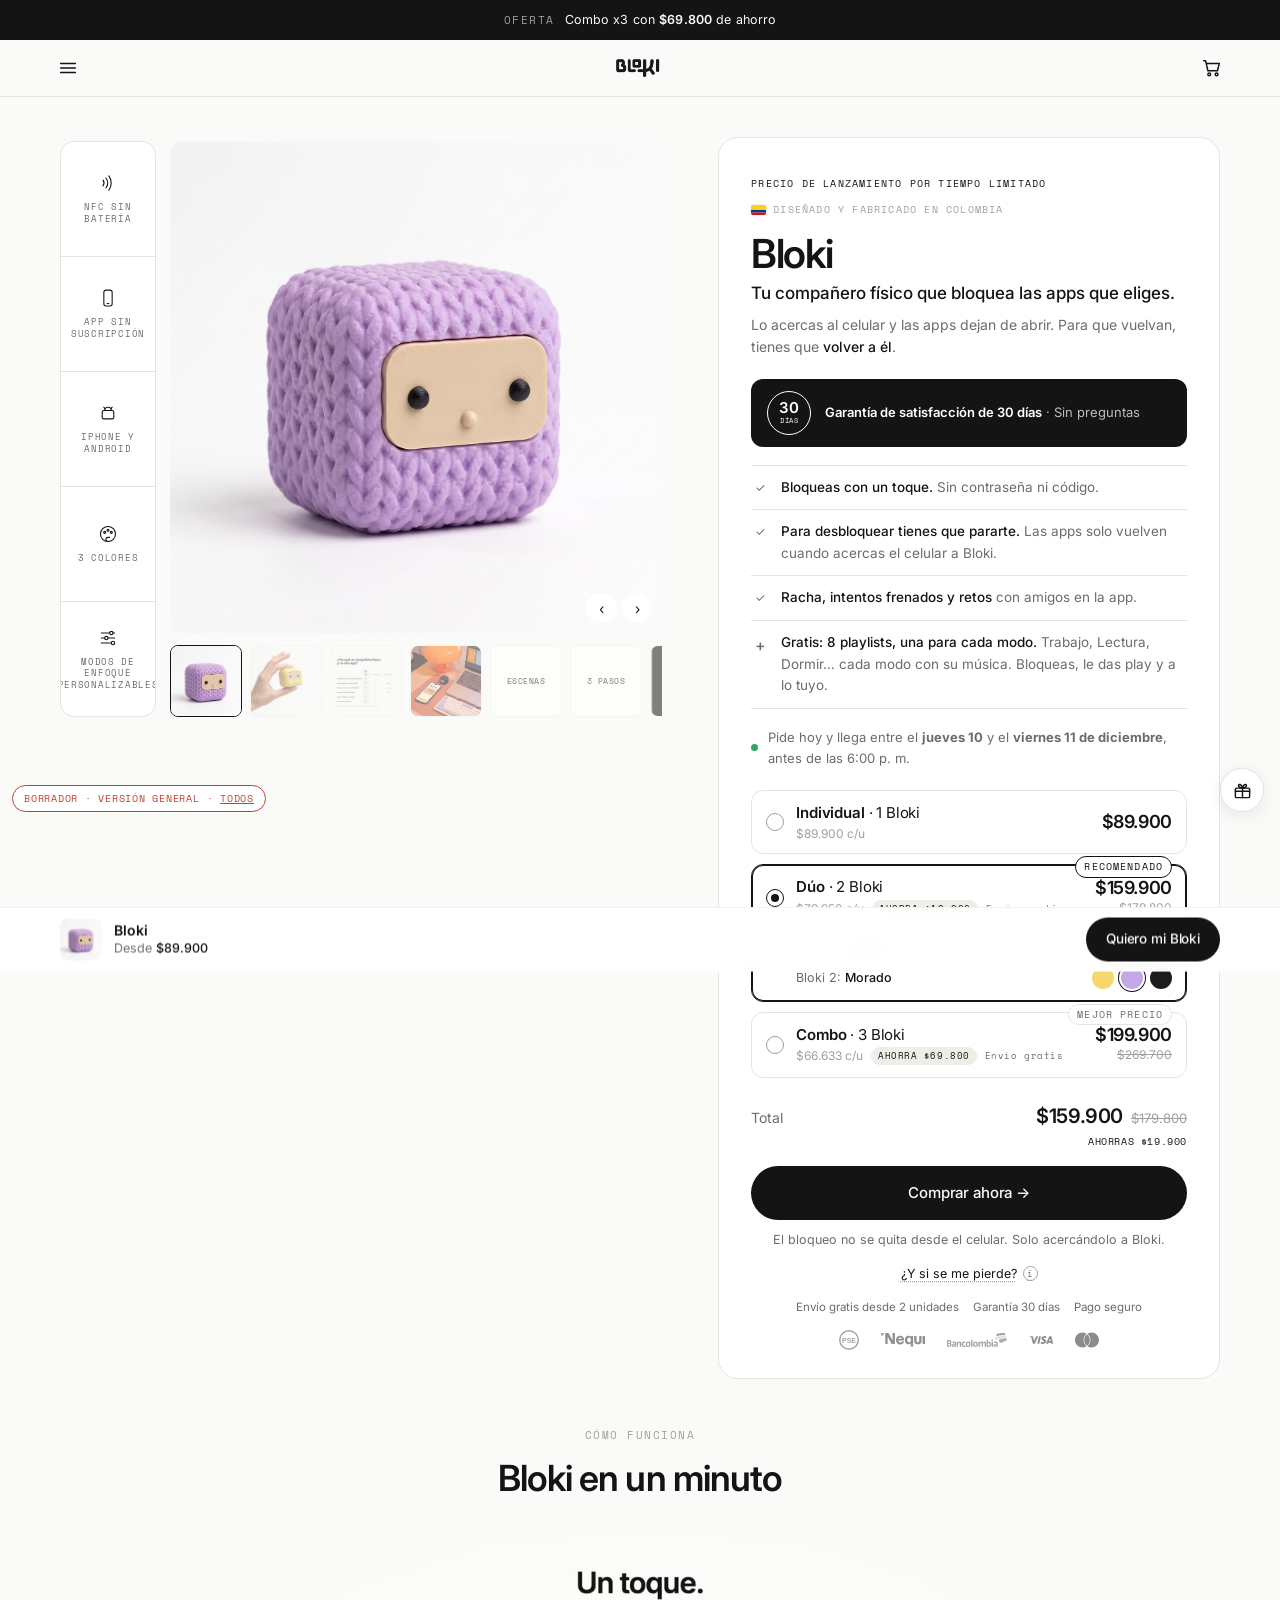
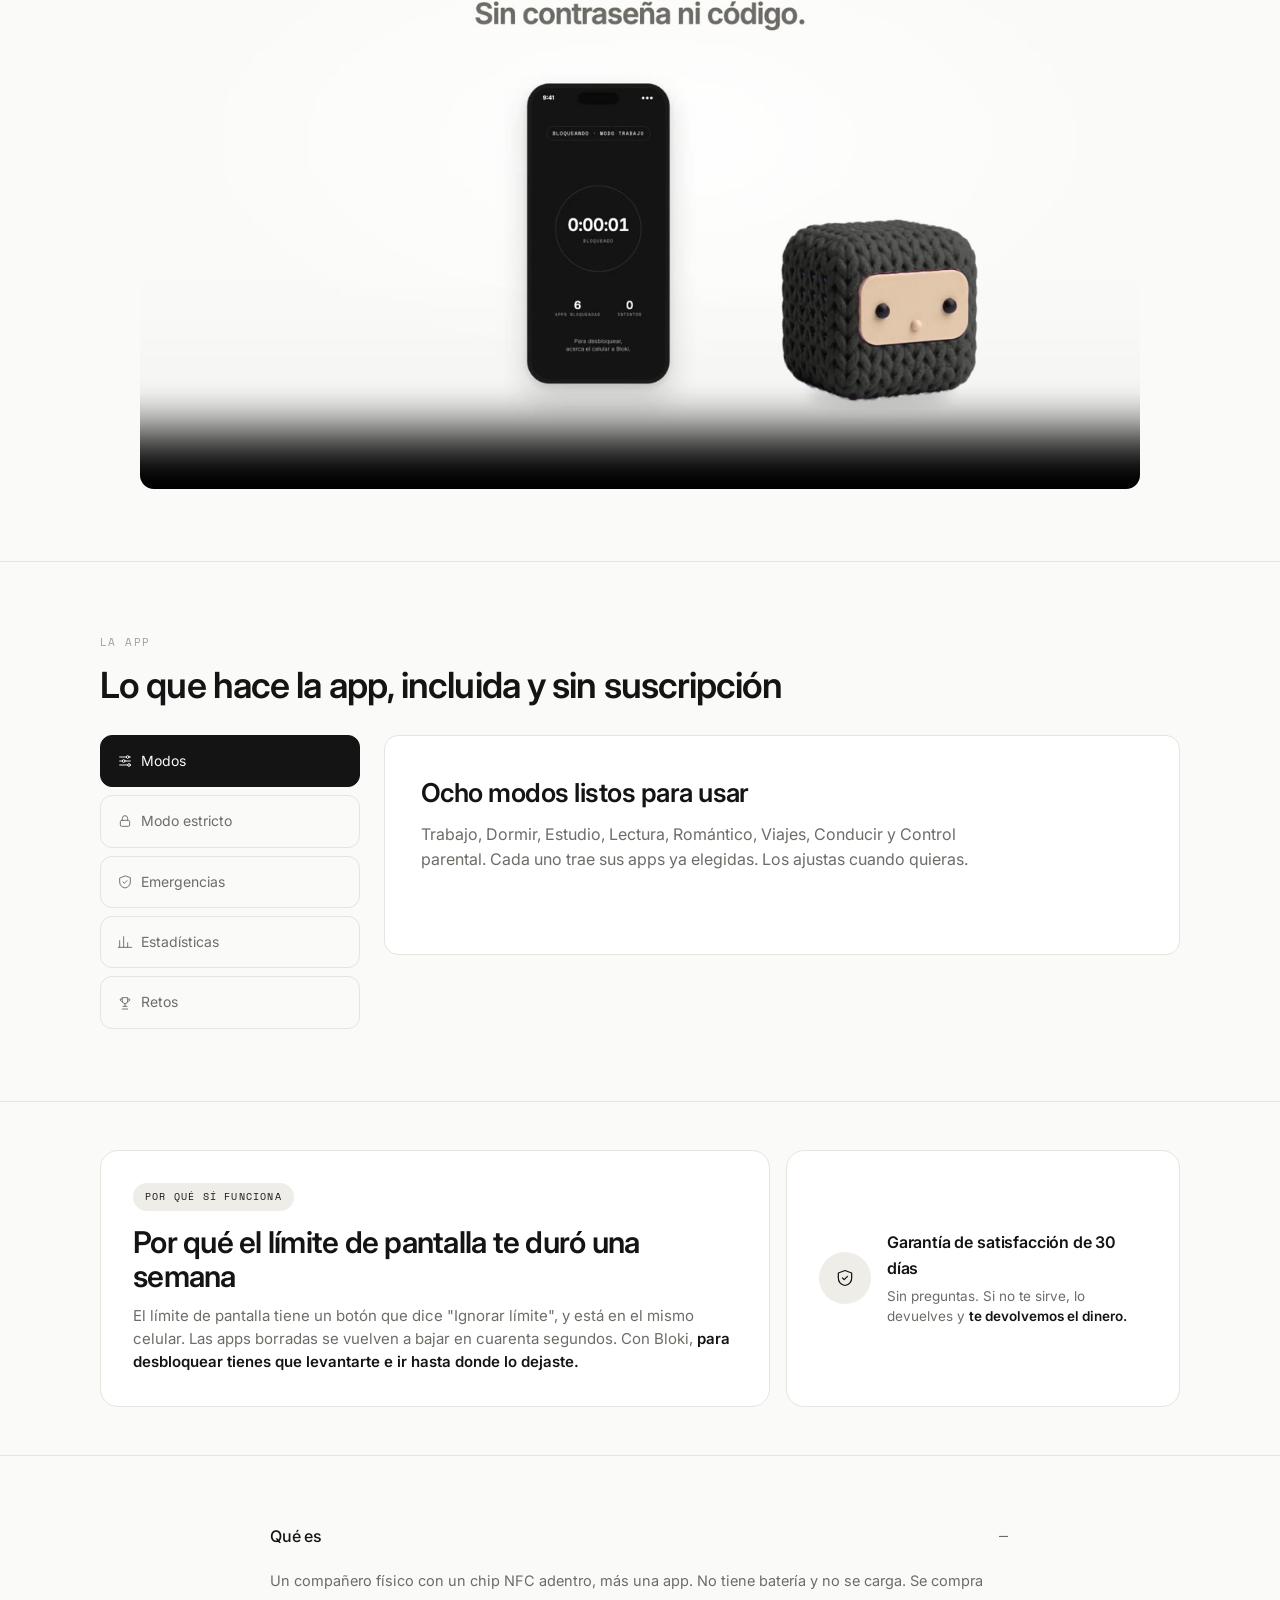
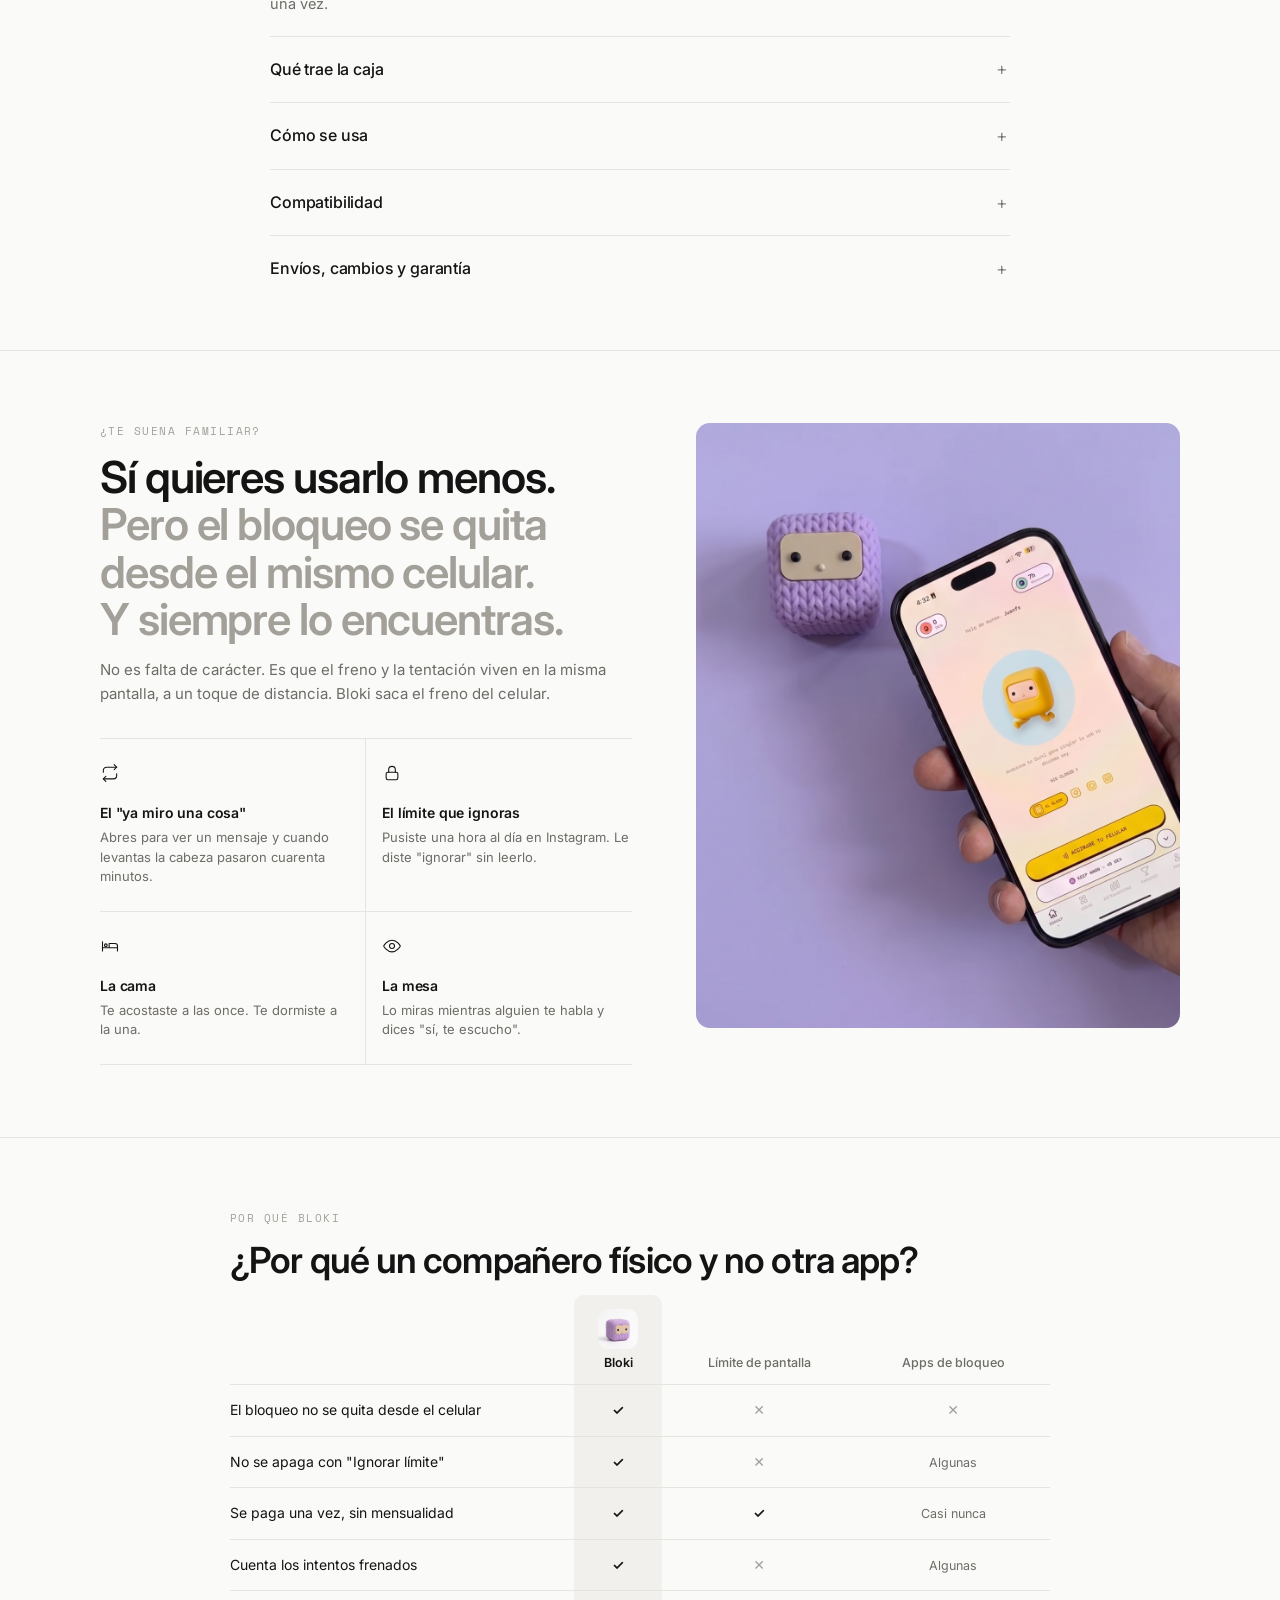
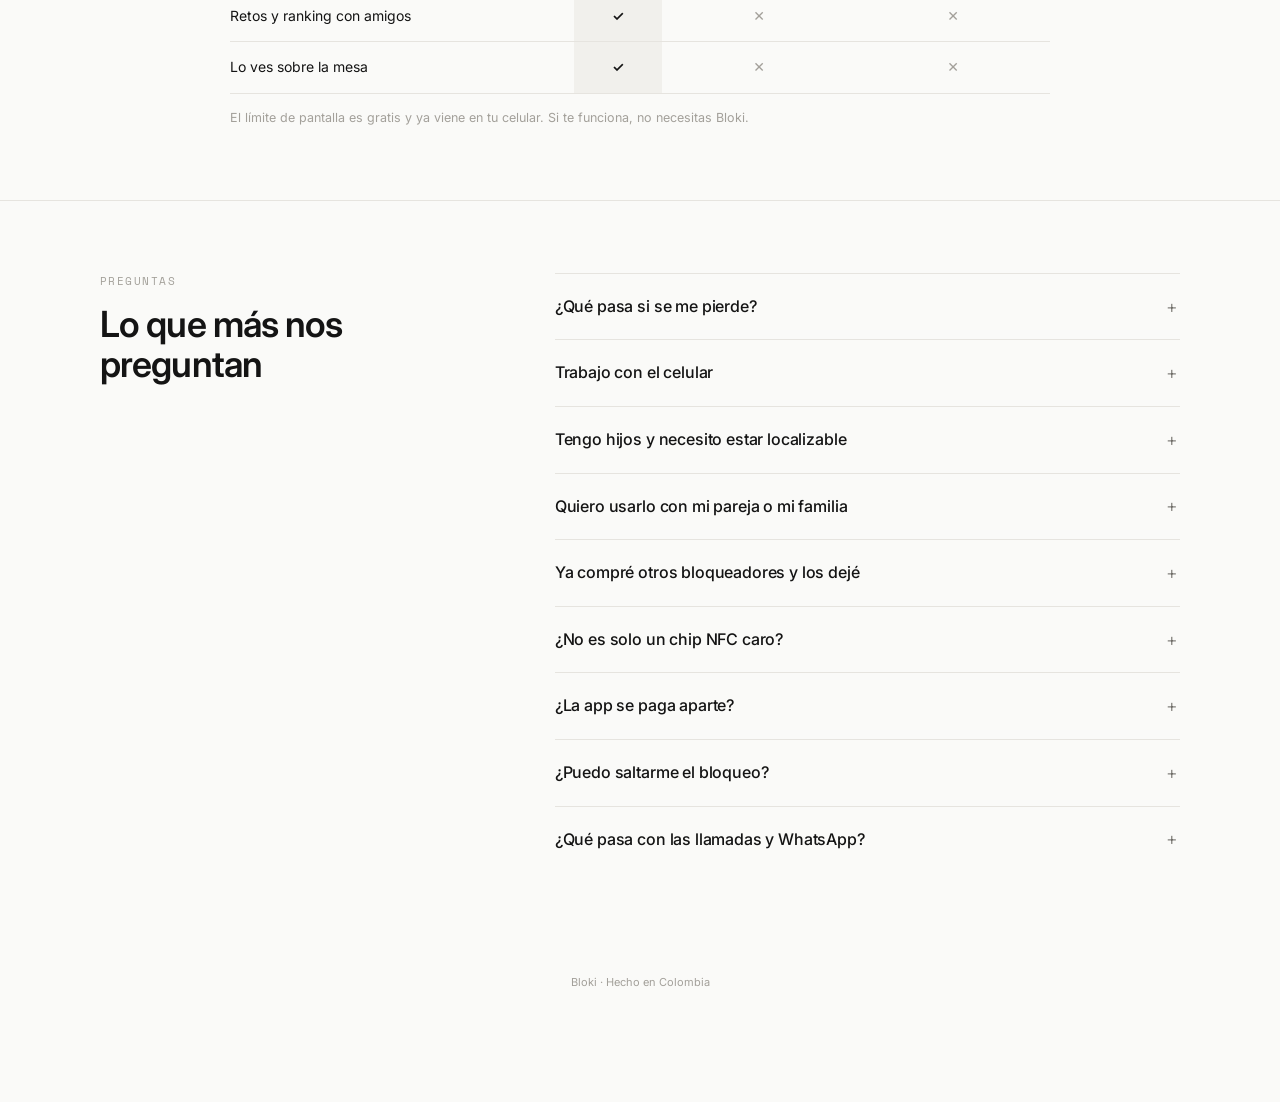
<file: general/index.html>
<!doctype html>
<html lang="es-CO"><head>
<meta charset="utf-8"><meta name="viewport" content="width=device-width,initial-scale=1">
<title>Bloki · Para desbloquear tienes que pararte</title>
<meta name="description" content="Bloki es tu compañero físico que bloquea las apps que eliges. Para desbloquear tienes que volver a él. $89.900, app incluida sin suscripción.">
<meta property="og:title" content="Bloki · Para desbloquear tienes que pararte"><meta property="og:description" content="Bloki es tu compañero físico que bloquea las apps que eliges. Para desbloquear tienes que volver a él. $89.900, app incluida sin suscripción.">
<meta property="og:image" content="../assets/bloki-lila-tejido.jpg">
<meta name="robots" content="noindex">
<link rel="preconnect" href="https://fonts.googleapis.com"><link rel="preconnect" href="https://fonts.gstatic.com" crossorigin>
<link href="https://fonts.googleapis.com/css2?family=Inter:wght@400;500;600&family=Space+Mono:wght@400&display=swap" rel="stylesheet">
<link rel="stylesheet" href="../assets/bloki-landing.css">
<style>.todo-inline{color:#c2412d}</style>
</head><body>
<div class="draft-bar">BORRADOR · Versión general · <a href="../index.html">todos</a></div>
<div class="announce"><b class="tag">OFERTA</b>Combo x3 con <b>$69.800</b> de ahorro</div><header class="header"><div class="header__in">
  <details class="menu"><summary aria-label="Menú"><svg viewBox="0 0 24 24" fill="none" stroke="currentColor" stroke-width="1.6" stroke-linecap="round" stroke-linejoin="round" aria-hidden="true"><path d="M4 7h16M4 12h16M4 17h16"/></svg></summary>
    <nav class="menu__panel"><a href="#comprar" data-goto-buy>Comprar</a><a href="#como-funciona">Cómo funciona</a><a href="#preguntas">Preguntas</a></nav></details>
  <a class="header__logo" href="#top"><img src="../assets/bloki-wordmark.png" alt="Bloki" width="64" height="26"></a>
  <a class="header__cart" href="#comprar" data-goto-buy aria-label="Comprar"><svg viewBox="0 0 24 24" fill="none" stroke="currentColor" stroke-width="1.6" stroke-linecap="round" stroke-linejoin="round" aria-hidden="true"><path d="M3 4h2l2.5 11h10.5l2-8H6.5"/><circle cx="9" cy="19" r="1.5"/><circle cx="17" cy="19" r="1.5"/></svg></a>
</div></header><div class="pdp"><section class="sec sec--tight" id="top"><div class="wrap">
  <div class="gal"><div class="chips"><div class="chip"><svg viewBox="0 0 24 24" fill="none" stroke="currentColor" stroke-width="1.3" stroke-linecap="round" stroke-linejoin="round" aria-hidden="true"><path d="M6 8.5a6 6 0 0 1 0 7"/><path d="M9.5 6a10 10 0 0 1 0 12"/><path d="M13 3.5a14 14 0 0 1 0 17"/></svg><span>NFC SIN BATERÍA</span></div><div class="chip"><svg viewBox="0 0 24 24" fill="none" stroke="currentColor" stroke-width="1.3" stroke-linecap="round" stroke-linejoin="round" aria-hidden="true"><rect x="7" y="2.5" width="10" height="19" rx="2.5"/><path d="M11 18.5h2"/></svg><span>APP SIN SUSCRIPCIÓN</span></div><div class="chip"><svg viewBox="0 0 24 24" fill="none" stroke="currentColor" stroke-width="1.3" stroke-linecap="round" stroke-linejoin="round" aria-hidden="true"><rect x="5" y="9" width="14" height="10" rx="2"/><path d="M8 9a4 4 0 0 1 8 0"/><path d="M7 5l1.5 2M17 5l-1.5 2"/></svg><span>IPHONE Y ANDROID</span></div><div class="chip"><svg viewBox="0 0 24 24" fill="none" stroke="currentColor" stroke-width="1.3" stroke-linecap="round" stroke-linejoin="round" aria-hidden="true"><circle cx="12" cy="12" r="9"/><circle cx="8" cy="10" r="1.2"/><circle cx="12" cy="7.5" r="1.2"/><circle cx="16" cy="10" r="1.2"/><path d="M12 21a2.5 2.5 0 0 1 0-5h2"/></svg><span>3 COLORES</span></div><div class="chip"><svg viewBox="0 0 24 24" fill="none" stroke="currentColor" stroke-width="1.3" stroke-linecap="round" stroke-linejoin="round" aria-hidden="true"><path d="M4 6h10M18 6h2M4 12h4M12 12h8M4 18h12M20 18h0"/><circle cx="16" cy="6" r="2"/><circle cx="10" cy="12" r="2"/><circle cx="18" cy="18" r="2"/></svg><span>MODOS DE ENFOQUE PERSONALIZABLES</span></div></div>
    <div><div class="gal__main"><div class="gal__slide gal__slide--cover on"><img src="../assets/bloki-lila-tejido.jpg" alt="Bloki morado tejido, tu compañero físico que bloquea las apps que eliges"></div><div class="gal__slide gal__slide--cover"><img src="../assets/bloki-amarillo-mano.jpg" alt="Bloki amarillo en la mano: cabe entre dos dedos" loading="lazy"></div><div class="gal__slide gal__slide--cover"><img src="../assets/bloki-comparativa.jpg" alt="Bloki frente al límite de pantalla y las apps de bloqueo" loading="lazy"></div><div class="gal__slide gal__slide--cover"><img src="../assets/bloki-negro-escritorio.jpg" alt="Bloki negro en el escritorio, junto al celular con el modo Trabajo" loading="lazy"></div><div class="gal__slide"><div class="info"><span class="info__k">Te suena</span><p class="info__t">Las escenas que Bloki corta.</p><ol><li><b>En la cama</b>Dijiste "el último" a las 11:40.</li><li><b>En la mesa</b>Lo miras mientras alguien te habla.</li><li><b>En el trabajo</b>La tarea era de veinte minutos.</li></ol></div></div><div class="gal__slide"><div class="info"><span class="info__k">Cómo funciona</span><p class="info__t">Un compañero físico, una app y un toque.</p><ol><li><b>1. Eliges las apps</b>Vienen ocho modos listos. Ajustas los que quieras.</li><li><b>2. Acercas el celular</b>NFC. Sin contraseña ni código.</li><li><b>3. Dejas a Bloki ahí</b>Para desbloquear tienes que volver a él.</li></ol></div></div><div class="gal__slide gal__slide--cover"><img src="../assets/app-session.jpg" alt="Sesión activa en la app de Bloki" loading="lazy"></div><div class="gal__slide"><div class="info info--ink"><span class="info__k">Evidencia · Colombia</span><span class="info__big">3 h 25 min</span><p class="info__t" style="margin-top:6px">al día en redes sociales. Es el promedio en Colombia.</p><ul style="color:var(--ink)"><li><b>Top 5 mundial</b>en tiempo frente a pantallas: unas 8 h 43 min diarias en internet.</li><li><b>8 de cada 10</b>celulares en Colombia son Android. Bloki funciona con los dos.</li></ul><p style="font-size:9.5px;color:var(--ink-muted);margin:10px 0 0">Fuente: Digital 2025 (DataReportal) vía Portafolio · La República · Statcounter jul-2026</p></div></div><div class="gal__slide gal__slide--cover"><img src="../assets/app-retos.jpg" alt="Retos con amigos en la app de Bloki" loading="lazy"></div><div class="gal__slide"><div class="info" style="background:var(--paper)"><span class="info__k">La diferencia</span><p class="info__t">Lo que tienen todos los demás: se quitan desde el mismo celular.</p><ul><li><b>Límite de pantalla</b>Se apaga con "Ignorar límite".</li><li><b>Borrar las apps</b>Se vuelven a bajar en cuarenta segundos.</li><li><b>Bloki</b>Solo se quita acercando el celular a Bloki, donde lo dejaste.</li></ul></div></div><div class="gal__slide gal__slide--cover"><img src="../assets/bloki-morado-app.jpg" alt="Bloki morado junto al celular con la app abierta" loading="lazy"></div><div class="gal__arrows"><button type="button" data-gal-prev aria-label="Anterior">‹</button><button type="button" data-gal-next aria-label="Siguiente">›</button></div></div>
    <div class="thumbs"><button type="button" class="on" aria-label="Imagen 1"><img src="../assets/bloki-lila-tejido.jpg" alt=""></button><button type="button" class="" aria-label="Imagen 2"><img src="../assets/bloki-amarillo-mano.jpg" alt=""></button><button type="button" class="" aria-label="Imagen 3"><img src="../assets/bloki-comparativa.jpg" alt=""></button><button type="button" class="" aria-label="Imagen 4"><img src="../assets/bloki-negro-escritorio.jpg" alt=""></button><button type="button" class="" aria-label="Imagen 5"><span class="t-info">ESCENAS</span></button><button type="button" class="" aria-label="Imagen 6"><span class="t-info">3 PASOS</span></button><button type="button" class="" aria-label="Imagen 7"><img src="../assets/app-session.jpg" alt=""></button><button type="button" class="" aria-label="Imagen 8"><span class="t-info">DATO</span></button><button type="button" class="" aria-label="Imagen 9"><img src="../assets/app-retos.jpg" alt=""></button><button type="button" class="" aria-label="Imagen 10"><span class="t-info">VS</span></button><button type="button" class="" aria-label="Imagen 11"><img src="../assets/bloki-morado-app.jpg" alt=""></button></div></div></div>
</div></section><section class="sec buy" id="comprar"><div class="wrap">
  <div class="buy__card">
    <div class="buy__top"><span><span class="launch">Precio de lanzamiento por tiempo limitado</span></span><span class="pill"><svg class="flag" viewBox="0 0 3 2" aria-hidden="true"><rect width="3" height="1" fill="#FCD116"/><rect y="1" width="3" height=".5" fill="#003893"/><rect y="1.5" width="3" height=".5" fill="#CE1126"/></svg>Diseñado y fabricado en Colombia</span></div>
    <h1 class="buy__title">Bloki</h1>
    <p class="buy__sub">Tu compañero físico que bloquea las apps que eliges.</p>
    <p class="buy__lead">Lo acercas al celular y las apps dejan de abrir. Para que vuelvan, tienes que <b>volver a él</b>.</p>
    <div class="guar-bar"><span class="guar__seal">30<small>DÍAS</small></span><p><b>Garantía de satisfacción de 30 días</b> · Sin preguntas</p></div>
    <ul class="checks"><li><span class="ck"></span><span><b>Bloqueas con un toque.</b> Sin contraseña ni código.</span></li><li><span class="ck"></span><span><b>Para desbloquear tienes que pararte.</b> Las apps solo vuelven cuando acercas el celular a Bloki.</span></li><li><span class="ck"></span><span><b>Racha, intentos frenados y retos</b> con amigos en la app.</span></li><li><span class="ck ck--gift"></span><span><b>Gratis: 8 playlists, una para cada modo.</b> Trabajo, Lectura, Dormir… cada modo con su música. Bloqueas, le das play y a lo tuyo.</span></li></ul>
    <p class="ship"><i></i><span data-eta>Llega en 2 a 5 días hábiles · Envío a toda Colombia</span></p>
    <div class="plans" role="radiogroup" aria-label="Elige tu plan"><div class="plan" role="radio" tabindex="0" aria-checked="false" data-qty="1" data-price="89900">
      <div class="plan__row"><span class="plan__dot"></span>
        <div><p class="plan__name"><b>Individual</b> · 1 Bloki</p>
        <p class="plan__desc">$89.900 c/u</p></div>
        <p class="plan__price"><strong>$89.900</strong></p></div>
      <div class="colors"><div class="colors__row"><span>Color: <b>Amarillo</b></span><span class="sw"><button type="button" class="on" style="--c:#F5D76E" data-color="Amarillo" aria-label="Amarillo"></button><button type="button" class="" style="--c:#C5A8E8" data-color="Morado" aria-label="Morado"></button><button type="button" class="" style="--c:#1C1C1C" data-color="Negro" aria-label="Negro"></button></span></div></div></div><div class="plan on" role="radio" tabindex="0" aria-checked="true" data-qty="2" data-price="159900"><span class="plan__badge">RECOMENDADO</span>
      <div class="plan__row"><span class="plan__dot"></span>
        <div><p class="plan__name"><b>Dúo</b> · 2 Bloki</p>
        <p class="plan__desc">$79.950 c/u<span class="plan__save">AHORRA $19.900</span><span class="plan__perk">Envío gratis</span></p></div>
        <p class="plan__price"><strong>$159.900</strong><s>$179.800</s></p></div>
      <div class="colors"><div class="colors__row"><span>Bloki 1: <b>Amarillo</b></span><span class="sw"><button type="button" class="on" style="--c:#F5D76E" data-color="Amarillo" aria-label="Amarillo"></button><button type="button" class="" style="--c:#C5A8E8" data-color="Morado" aria-label="Morado"></button><button type="button" class="" style="--c:#1C1C1C" data-color="Negro" aria-label="Negro"></button></span></div><div class="colors__row"><span>Bloki 2: <b>Morado</b></span><span class="sw"><button type="button" class="" style="--c:#F5D76E" data-color="Amarillo" aria-label="Amarillo"></button><button type="button" class="on" style="--c:#C5A8E8" data-color="Morado" aria-label="Morado"></button><button type="button" class="" style="--c:#1C1C1C" data-color="Negro" aria-label="Negro"></button></span></div></div></div><div class="plan" role="radio" tabindex="0" aria-checked="false" data-qty="3" data-price="199900"><span class="plan__badge plan__badge--y">MEJOR PRECIO</span>
      <div class="plan__row"><span class="plan__dot"></span>
        <div><p class="plan__name"><b>Combo</b> · 3 Bloki</p>
        <p class="plan__desc">$66.633 c/u<span class="plan__save">AHORRA $69.800</span><span class="plan__perk">Envío gratis</span></p></div>
        <p class="plan__price"><strong>$199.900</strong><s>$269.700</s></p></div>
      <div class="colors"><div class="colors__row"><span>Bloki 1: <b>Amarillo</b></span><span class="sw"><button type="button" class="on" style="--c:#F5D76E" data-color="Amarillo" aria-label="Amarillo"></button><button type="button" class="" style="--c:#C5A8E8" data-color="Morado" aria-label="Morado"></button><button type="button" class="" style="--c:#1C1C1C" data-color="Negro" aria-label="Negro"></button></span></div><div class="colors__row"><span>Bloki 2: <b>Morado</b></span><span class="sw"><button type="button" class="" style="--c:#F5D76E" data-color="Amarillo" aria-label="Amarillo"></button><button type="button" class="on" style="--c:#C5A8E8" data-color="Morado" aria-label="Morado"></button><button type="button" class="" style="--c:#1C1C1C" data-color="Negro" aria-label="Negro"></button></span></div><div class="colors__row"><span>Bloki 3: <b>Negro</b></span><span class="sw"><button type="button" class="" style="--c:#F5D76E" data-color="Amarillo" aria-label="Amarillo"></button><button type="button" class="" style="--c:#C5A8E8" data-color="Morado" aria-label="Morado"></button><button type="button" class="on" style="--c:#1C1C1C" data-color="Negro" aria-label="Negro"></button></span></div></div></div></div>
    <div class="total"><span>Total</span><span><strong data-total></strong><s data-compare hidden></s><span class="save" data-save hidden></span></span></div>
    <button type="button" class="btn btn--block" data-buy>Comprar ahora →</button>
    <p class="buy__err" role="alert"></p>
    <p class="buy__note">El bloqueo no se quita desde el celular. Solo acercándolo a Bloki.</p>
    <div class="tip"><button type="button" class="tip__btn" aria-describedby="tip-perdida">¿Y si se me pierde? <span class="tip__i" aria-hidden="true">i</span></button>
      <span class="tip__box" role="tooltip" id="tip-perdida">Cada Bloki trae <b>3 desbloqueos de emergencia</b>. Respondes tu pregunta de seguridad y tus apps se desbloquean. Si necesitas más, los encuentras dentro de la app.</span></div>
    <ul class="micro"><li>Envío gratis desde 2 unidades</li><li>Garantía 30 días</li><li>Pago seguro</li></ul>
    <div class="pay"><img class="pay--pse" src="../assets/pagos/pse.svg" alt="PSE" loading="lazy"><img class="pay--nequi" src="../assets/pagos/nequi.svg" alt="Nequi" loading="lazy"><img class="pay--bancolombia" src="../assets/pagos/bancolombia.svg" alt="Bancolombia" loading="lazy"><img class="pay--visa" src="../assets/pagos/visa.svg" alt="VISA" loading="lazy"><img class="pay--mastercard" src="../assets/pagos/mastercard.svg" alt="Mastercard" loading="lazy"></div>
  </div>
</div></section></div><section class="sec" id="video"><div class="wrap">
  <div class="center"><span class="eyebrow">Cómo funciona</span><h2 class="h2">Bloki en un minuto</h2></div>
  <div class="vid"><video src="../assets/bloki-como-funciona.mp4" poster="../assets/bloki-como-funciona.jpg" muted playsinline loop controls preload="none" data-autoplay></video></div>
</div></section><section class="sec sec--deep" id="funciones"><div class="wrap">
  <span class="eyebrow">La app</span><h2 class="h2">Lo que hace la app, incluida y sin suscripción</h2>
  <div class="fx"><div class="fx__tabs" role="tablist"><button type="button" role="tab" class="on" aria-selected="true"><svg viewBox="0 0 24 24" fill="none" stroke="currentColor" stroke-width="1.4" stroke-linecap="round" stroke-linejoin="round" aria-hidden="true"><path d="M4 6h10M18 6h2M4 12h4M12 12h8M4 18h12M20 18h0"/><circle cx="16" cy="6" r="2"/><circle cx="10" cy="12" r="2"/><circle cx="18" cy="18" r="2"/></svg><span>Modos</span></button><button type="button" role="tab" class="" aria-selected="false"><svg viewBox="0 0 24 24" fill="none" stroke="currentColor" stroke-width="1.4" stroke-linecap="round" stroke-linejoin="round" aria-hidden="true"><rect x="5" y="11" width="14" height="9" rx="2"/><path d="M8 11V8a4 4 0 0 1 8 0v3"/></svg><span>Modo estricto</span></button><button type="button" role="tab" class="" aria-selected="false"><svg viewBox="0 0 24 24" fill="none" stroke="currentColor" stroke-width="1.4" stroke-linecap="round" stroke-linejoin="round" aria-hidden="true"><path d="M12 3 4 6v6c0 5 3.5 8 8 9 4.5-1 8-4 8-9V6Z"/><path d="m9 12 2 2 4-4"/></svg><span>Emergencias</span></button><button type="button" role="tab" class="" aria-selected="false"><svg viewBox="0 0 24 24" fill="none" stroke="currentColor" stroke-width="1.4" stroke-linecap="round" stroke-linejoin="round" aria-hidden="true"><path d="M4 20V10M10 20V4M16 20v-7M22 20H2"/></svg><span>Estadísticas</span></button><button type="button" role="tab" class="" aria-selected="false"><svg viewBox="0 0 24 24" fill="none" stroke="currentColor" stroke-width="1.4" stroke-linecap="round" stroke-linejoin="round" aria-hidden="true"><path d="M8 4h8v5a4 4 0 0 1-8 0Z"/><path d="M8 6H5a3 3 0 0 0 3 4M16 6h3a3 3 0 0 1-3 4M12 13v4M8 21h8M9 17h6"/></svg><span>Retos</span></button></div><div class="fx__body"><div class="fx__panel" role="tabpanel"><h3>Ocho modos listos para usar</h3><p>Trabajo, Dormir, Estudio, Lectura, Romántico, Viajes, Conducir y Control parental. Cada uno trae sus apps ya elegidas. Los ajustas cuando quieras.</p></div><div class="fx__panel" role="tabpanel" hidden><h3>Que terminar antes cueste</h3><p>Con el modo estricto activo, la sesión no se termina desde el celular. Para salir, vuelves a Bloki.</p></div><div class="fx__panel" role="tabpanel" hidden><h3>3 desbloqueos de emergencia</h3><p>Si pierdes a Bloki o de verdad lo necesitas, respondes tu pregunta de seguridad y tus apps se desbloquean. Si necesitas más, los encuentras dentro de la app.</p></div><div class="fx__panel" role="tabpanel" hidden><h3>Racha e intentos frenados</h3><p>La app cuenta los días seguidos que cumples, las horas que llevas bloqueadas y cada vez que intentaste abrir una app bloqueada.</p></div><div class="fx__panel" role="tabpanel" hidden><h3>Retos y ranking con amigos</h3><p>Arma un reto 1 vs 1 o en grupo y compite por horas bloqueadas. Si terminas antes, ese día no suma a tu racha.</p></div></div></div>
</div></section><section class="sec sec--tight"><div class="wrap why">
  <div class="why__card"><span class="why__tag">Por qué sí funciona</span><h3>Por qué el límite de pantalla te duró una semana</h3><p>El límite de pantalla tiene un botón que dice "Ignorar límite", y está en el mismo celular. Las apps borradas se vuelven a bajar en cuarenta segundos. Con Bloki, <b>para desbloquear tienes que levantarte e ir hasta donde lo dejaste.</b></p></div>
  <div class="why__card why__guar"><span class="why__icon"><svg viewBox="0 0 24 24" fill="none" stroke="currentColor" stroke-width="1.5" stroke-linecap="round" stroke-linejoin="round" aria-hidden="true"><path d="M12 3 4 6v6c0 5 3.5 8 8 9 4.5-1 8-4 8-9V6Z"/><path d="m9 12 2 2 4-4"/></svg></span><div><h4>Garantía de satisfacción de 30 días</h4><p>Sin preguntas. Si no te sirve, lo devuelves y <b>te devolvemos el dinero.</b></p></div></div>
</div></section><section class="sec sec--tight" id="como-funciona"><div class="wrap"><div class="acc"><details open><summary>Qué es</summary><div class="acc__body"><p>Un compañero físico con un chip NFC adentro, más una app. No tiene batería y no se carga. Se compra una vez.</p></div></details><details><summary>Qué trae la caja</summary><div class="acc__body"><p><b>1 Bloki</b>, en el color que elegiste.</p><p><b>Instrucciones de uso.</b> De la caja a tu primer bloqueo en un par de minutos.</p><p><b>Tu bienvenida a la comunidad Bloki.</b> Retos, ranking y gente bloqueando contigo.</p></div></details><details><summary>Cómo se usa</summary><div class="acc__body"><p>Abres la app y eliges qué apps se bloquean. Acercas la parte de arriba del celular a Bloki y el modo se activa. Para desbloquear, vuelves a acercarlo.</p></div></details><details><summary>Compatibilidad</summary><div class="acc__body"><p>iPhone y Android con NFC. La mayoría de celulares desde 2015 lo tienen. Cada Bloki se vincula a un solo celular: si son dos, cada uno necesita el suyo.</p></div></details><details><summary>Envíos, cambios y garantía</summary><div class="acc__body"><p>Envío a toda Colombia, de 2 a 5 días hábiles. <b>Gratis llevando 2 o más.</b></p><p><b>30 días de garantía:</b> lo devuelves y te devolvemos el dinero, sin preguntas.</p></div></details></div></div></section>
<section class="sec sec--deep"><div class="wrap">
  <div class="split"><div class="split__copy"><span class="eyebrow">¿Te suena familiar?</span>
  <h2 class="h2 h2--lines"><span>Sí quieres usarlo menos.</span><span>Pero el bloqueo se quita desde el mismo celular.</span><span>Y siempre lo encuentras.</span></h2>
  <p class="lead">No es falta de carácter. Es que el freno y la tentación viven en la misma pantalla, a un toque de distancia. Bloki saca el freno del celular.</p>
  <div class="pains"><div class="pain"><span class="pain__ic"><svg viewBox="0 0 24 24" fill="none" stroke="currentColor" stroke-width="1.3" stroke-linecap="round" stroke-linejoin="round" aria-hidden="true"><path d="M17 2l3 3-3 3"/><path d="M4 11V9a4 4 0 0 1 4-4h12"/><path d="M7 22l-3-3 3-3"/><path d="M20 13v2a4 4 0 0 1-4 4H4"/></svg></span><h3>El "ya miro una cosa"</h3><p>Abres para ver un mensaje y cuando levantas la cabeza pasaron cuarenta minutos.</p></div><div class="pain"><span class="pain__ic"><svg viewBox="0 0 24 24" fill="none" stroke="currentColor" stroke-width="1.3" stroke-linecap="round" stroke-linejoin="round" aria-hidden="true"><rect x="5" y="11" width="14" height="9" rx="2"/><path d="M8 11V8a4 4 0 0 1 8 0v3"/></svg></span><h3>El límite que ignoras</h3><p>Pusiste una hora al día en Instagram. Le diste "ignorar" sin leerlo.</p></div><div class="pain"><span class="pain__ic"><svg viewBox="0 0 24 24" fill="none" stroke="currentColor" stroke-width="1.3" stroke-linecap="round" stroke-linejoin="round" aria-hidden="true"><path d="M3 18V7M3 14h18v4M21 14v-2a3 3 0 0 0-3-3h-7v5"/><circle cx="7" cy="11" r="1.6"/></svg></span><h3>La cama</h3><p>Te acostaste a las once. Te dormiste a la una.</p></div><div class="pain"><span class="pain__ic"><svg viewBox="0 0 24 24" fill="none" stroke="currentColor" stroke-width="1.3" stroke-linecap="round" stroke-linejoin="round" aria-hidden="true"><path d="M2 12s3.5-7 10-7 10 7 10 7-3.5 7-10 7S2 12 2 12Z"/><circle cx="12" cy="12" r="3"/></svg></span><h3>La mesa</h3><p>Lo miras mientras alguien te habla y dices "sí, te escucho".</p></div></div></div>
  <figure class="figure"><img src="../assets/bloki-morado-app.jpg" alt="Bloki morado junto al celular con la app abierta" loading="lazy"></figure></div>
</div></section><section class="sec"><div class="wrap">
  <span class="eyebrow">Por qué Bloki</span>
  <h2 class="h2">¿Por qué un compañero físico y no otra app?</h2>
  <table class="cmp"><tr><th></th><th class="us"><img src="../assets/bloki-lila-tejido.jpg" alt="">Bloki</th><th>Límite de pantalla</th><th>Apps de bloqueo</th></tr><tr><td>El bloqueo no se quita desde el celular</td><td class="us"><span class="yes">✓</span></td><td><span class="no">✕</span></td><td><span class="no">✕</span></td></tr><tr><td>No se apaga con "Ignorar límite"</td><td class="us"><span class="yes">✓</span></td><td><span class="no">✕</span></td><td><span class="txt">Algunas</span></td></tr><tr><td>Se paga una vez, sin mensualidad</td><td class="us"><span class="yes">✓</span></td><td><span class="yes">✓</span></td><td><span class="txt">Casi nunca</span></td></tr><tr><td>Cuenta los intentos frenados</td><td class="us"><span class="yes">✓</span></td><td><span class="no">✕</span></td><td><span class="txt">Algunas</span></td></tr><tr><td>Retos y ranking con amigos</td><td class="us"><span class="yes">✓</span></td><td><span class="no">✕</span></td><td><span class="no">✕</span></td></tr><tr><td>Lo ves sobre la mesa</td><td class="us"><span class="yes">✓</span></td><td><span class="no">✕</span></td><td><span class="no">✕</span></td></tr></table>
  <p class="small" style="margin:14px 0 0">El límite de pantalla es gratis y ya viene en tu celular. Si te funciona, no necesitas Bloki.</p>
</div></section><section class="sec sec--deep" id="preguntas"><div class="wrap">
  <div class="faq"><div class="faq__head"><span class="eyebrow">Preguntas</span>
  <h2 class="h2">Lo que más nos preguntan</h2></div>
  <div class="faq__list"><div class="acc"><details><summary>¿Qué pasa si se me pierde?</summary><div class="acc__body"><p>Cada Bloki trae <b>3 desbloqueos de emergencia</b>. Respondes tu pregunta de seguridad y tus apps se desbloquean. Si necesitas más, los encuentras dentro de la app.</p></div></details><details><summary>Trabajo con el celular</summary><div class="acc__body"><p>Es el caso más común. Eliges qué se bloquea: redes y video, por ejemplo, y dejas libres el correo, el chat del trabajo, el banco y Maps. El modo Trabajo ya viene así.</p></div></details><details><summary>Tengo hijos y necesito estar localizable</summary><div class="acc__body"><p>Las llamadas nunca se bloquean y WhatsApp queda libre por defecto. Si el colegio te llama, entra.</p></div></details><details><summary>Quiero usarlo con mi pareja o mi familia</summary><div class="acc__body"><p>Cada Bloki funciona con un solo celular, así que cada uno necesita el suyo. Por eso el plan de 2 y el combo x3 salen más baratos por unidad.</p></div></details><details><summary>Ya compré otros bloqueadores y los dejé</summary><div class="acc__body"><p>La mayoría se dejan en la segunda semana, cuando se gasta la novedad. Bloki tiene racha, retos y ranking justo para esa semana. Y si no te sirve, tienes 30 días para devolverlo.</p></div></details><details><summary>¿No es solo un chip NFC caro?</summary><div class="acc__body"><p>Adentro tiene un chip NFC, sí. Lo que pagas es el compañero físico, la app completa de por vida sin mensualidad, los ocho modos, los retos y el ranking. Y es un compañero que da gusto dejar a la vista: el que se guarda en un cajón no se usa.</p></div></details><details><summary>¿La app se paga aparte?</summary><div class="acc__body"><p>No. Va incluida, de por vida, sin suscripción ni cobros después.</p></div></details><details><summary>¿Puedo saltarme el bloqueo?</summary><div class="acc__body"><p>Si de verdad quieres, sí. Hay modo estricto, pero ningún bloqueo de software es una cárcel. Lo que hace Bloki es que volver cueste más que quedarte afuera, y que si terminas antes, ese día no sume para tu racha.</p></div></details><details><summary>¿Qué pasa con las llamadas y WhatsApp?</summary><div class="acc__body"><p>Las llamadas nunca se bloquean: ni Apple ni Google lo permiten. WhatsApp queda libre por defecto. Si lo agregas, la app te avisa antes.</p></div></details></div></div></div>
</div></section>
<footer style="padding:30px 16px 110px;text-align:center;font-size:11px;color:var(--ink-muted)">Bloki · Hecho en Colombia</footer>
<div class="sticky" aria-hidden="true"><div class="sticky__in">
  <img src="../assets/bloki-lila-tejido.jpg" alt="">
  <span class="sticky__info"><strong>Bloki</strong>Desde <b>$89.900</b></span>
  <a class="btn" href="#comprar" data-goto-buy tabindex="-1">Quiero mi Bloki</a>
</div></div>
<button class="teaser" type="button" aria-label="Ver descuento"><svg viewBox="0 0 24 24" fill="none" stroke="currentColor" stroke-width="1.8" stroke-linecap="round" stroke-linejoin="round" aria-hidden="true"><rect x="3" y="9" width="18" height="12" rx="1.5"/><path d="M3 13h18M12 9v12"/><path d="M12 9S10.5 4 8 4.5 7.5 9 12 9Zm0 0s1.5-5 4-4.5S16.5 9 12 9Z"/></svg></button>
<div class="pop" role="dialog" aria-modal="true" aria-label="Descuento"><div class="pop__box">
  <button class="pop__x" type="button" data-pop-close aria-label="Cerrar">×</button>
  <div class="pop__art"><img src="../assets/bloki-amarillo-mano.jpg" alt=""></div>
  <div class="pop__body"><h3>Tienes un descuento esperando</h3><p>Déjanos tu correo y te mandamos el código para tu primer Bloki.</p>
    <form><input type="email" required placeholder="Tu correo" aria-label="Correo"><button class="btn btn--block" type="submit">Quiero el código</button></form>
    <button class="pop__no" type="button" data-pop-close>Ahora no</button>
    <p class="pop__legal">Al dejar tu correo aceptas recibir mensajes de Bloki. Puedes salirte cuando quieras.</p></div>
</div></div>
<script type="application/json" id="bk-config">{"slug": "general", "store": "", "unitPrice": 89900, "variants": {"Amarillo": "", "Morado": "", "Negro": ""}, "discountCodes": {}, "popupCode": "[CÓDIGO]", "popupDelay": 12}</script>
<script src="../assets/bloki-landing.js"></script>
</body></html>
</file>
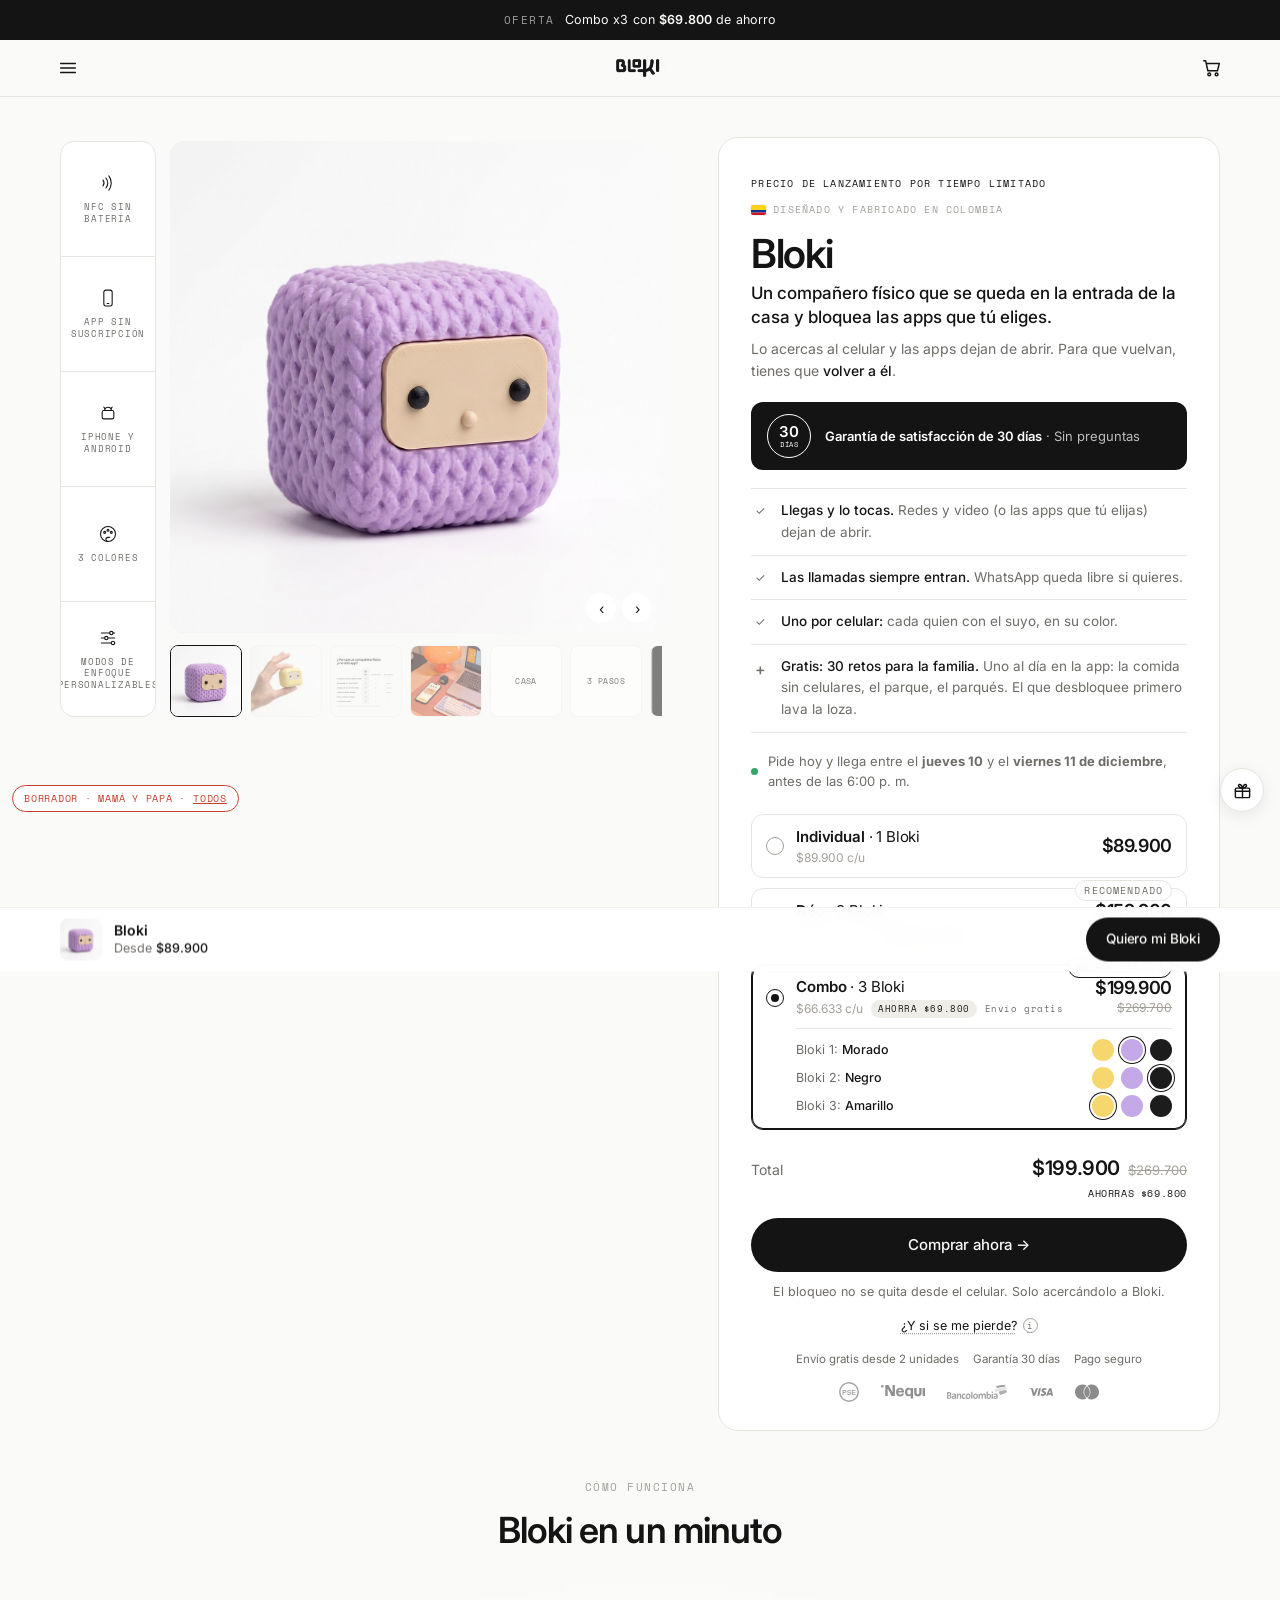
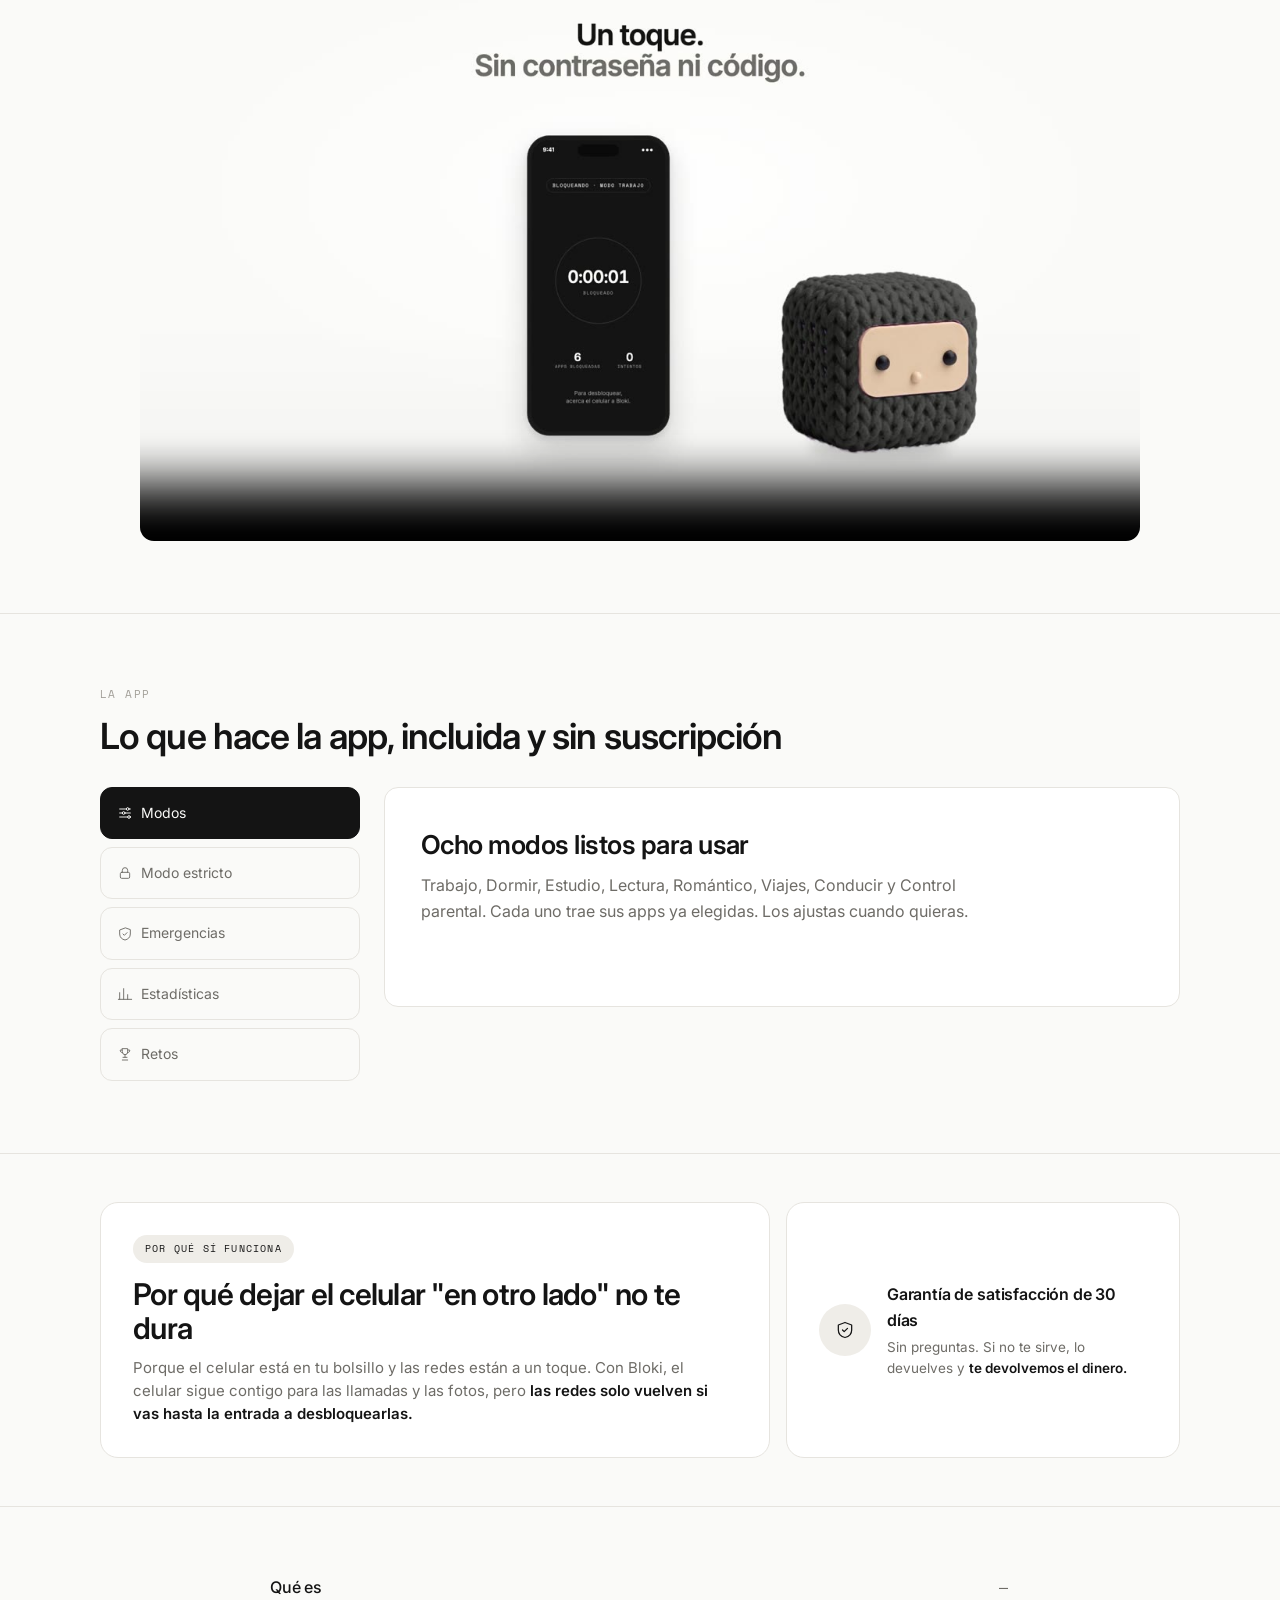
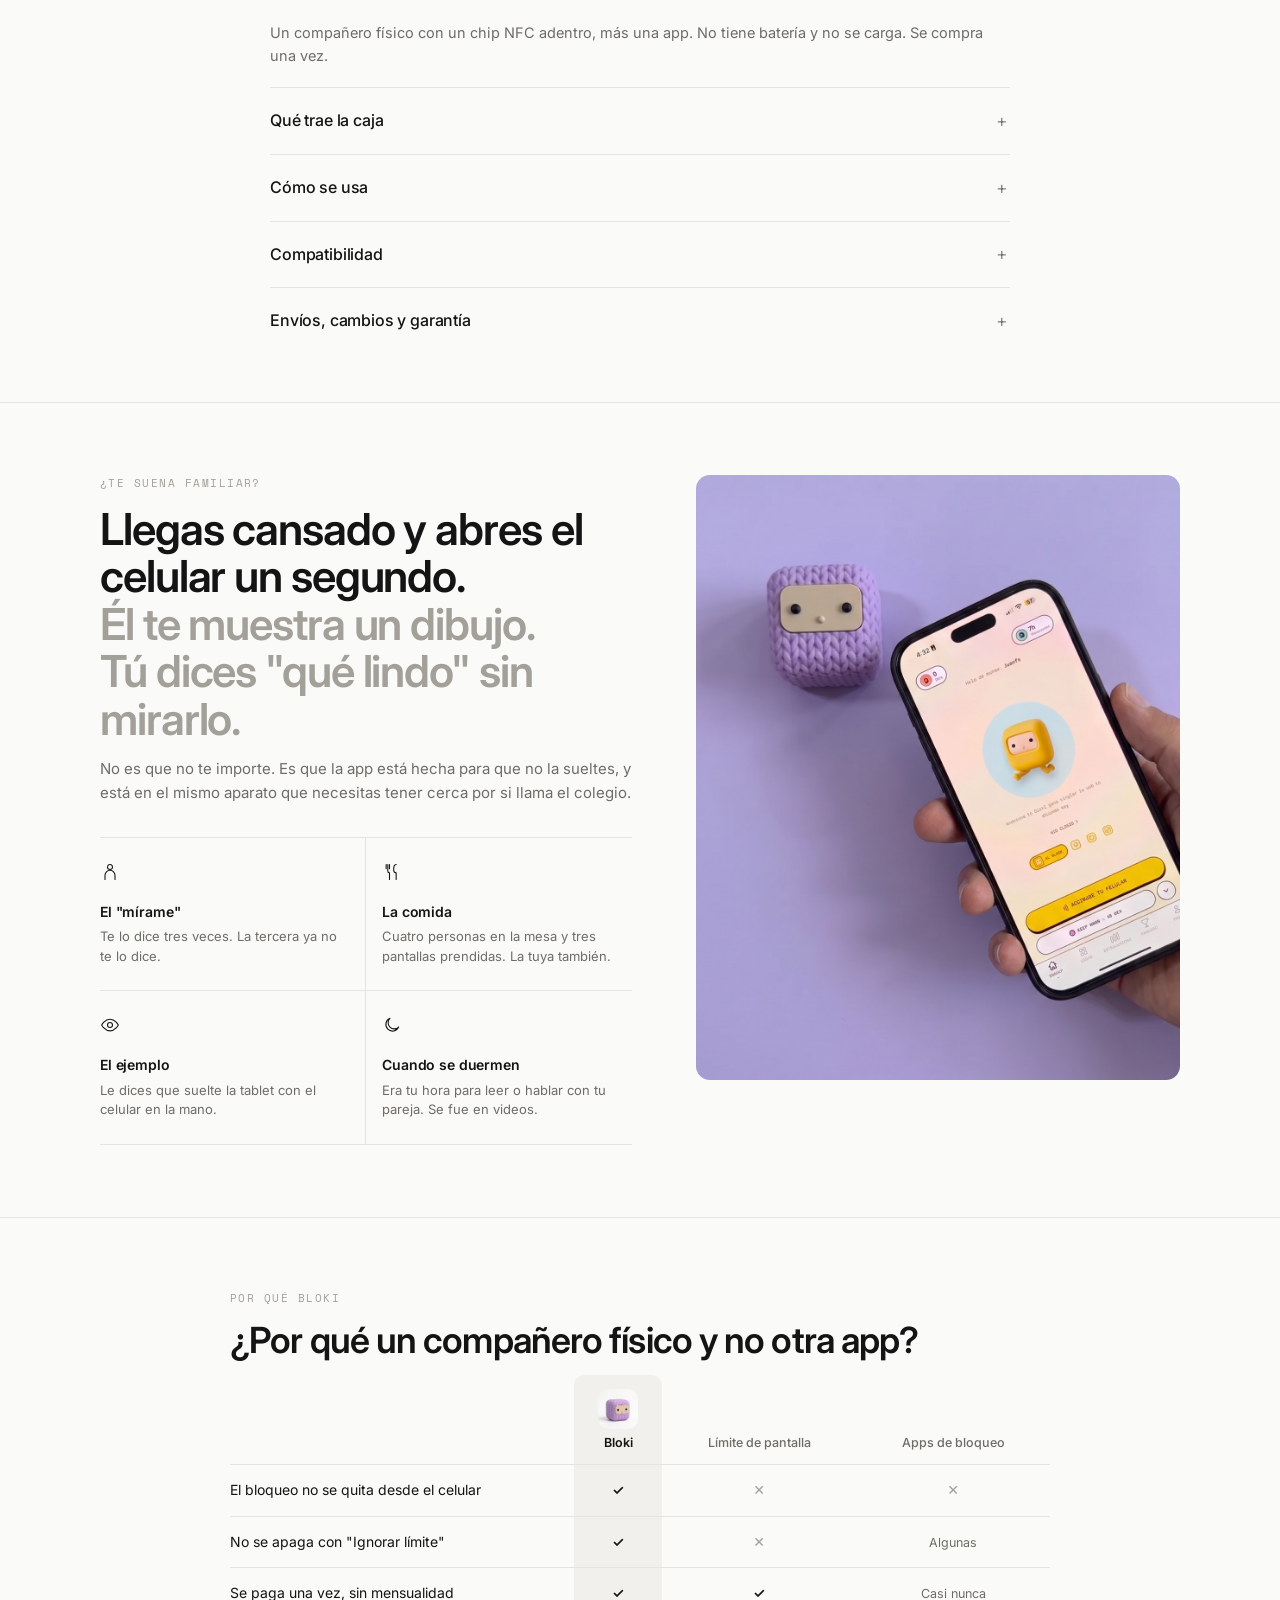
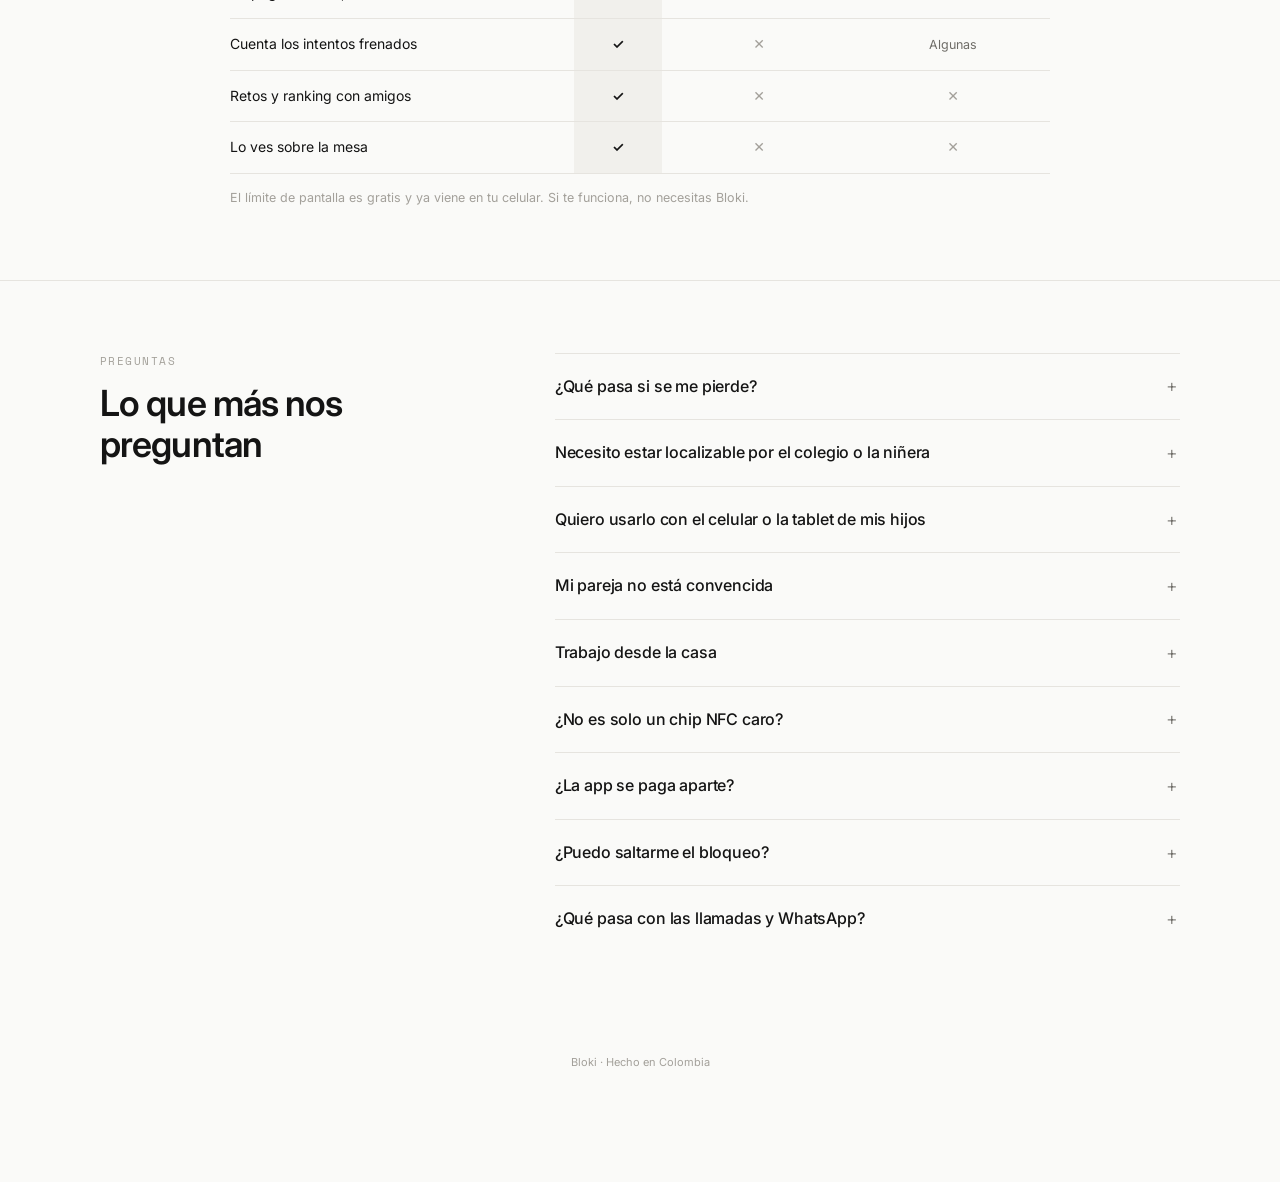
<file: mama-papa/index.html>
<!doctype html>
<html lang="es-CO"><head>
<meta charset="utf-8"><meta name="viewport" content="width=device-width,initial-scale=1">
<title>Bloki · Te está hablando y tú estás en el celular</title>
<meta name="description" content="Bloki bloquea las apps que tú eliges desde que llegas a la casa hasta que los niños se acuestan. Llamadas y WhatsApp siguen funcionando.">
<meta property="og:title" content="Bloki · Te está hablando y tú estás en el celular"><meta property="og:description" content="Bloki bloquea las apps que tú eliges desde que llegas a la casa hasta que los niños se acuestan. Llamadas y WhatsApp siguen funcionando.">
<meta property="og:image" content="../assets/bloki-lila-tejido.jpg">
<meta name="robots" content="noindex">
<link rel="preconnect" href="https://fonts.googleapis.com"><link rel="preconnect" href="https://fonts.gstatic.com" crossorigin>
<link href="https://fonts.googleapis.com/css2?family=Inter:wght@400;500;600&family=Space+Mono:wght@400&display=swap" rel="stylesheet">
<link rel="stylesheet" href="../assets/bloki-landing.css">
<style>.todo-inline{color:#c2412d}</style>
</head><body>
<div class="draft-bar">BORRADOR · Mamá y papá · <a href="../index.html">todos</a></div>
<div class="announce"><b class="tag">OFERTA</b>Combo x3 con <b>$69.800</b> de ahorro</div><header class="header"><div class="header__in">
  <details class="menu"><summary aria-label="Menú"><svg viewBox="0 0 24 24" fill="none" stroke="currentColor" stroke-width="1.6" stroke-linecap="round" stroke-linejoin="round" aria-hidden="true"><path d="M4 7h16M4 12h16M4 17h16"/></svg></summary>
    <nav class="menu__panel"><a href="#comprar" data-goto-buy>Comprar</a><a href="#como-funciona">Cómo funciona</a><a href="#preguntas">Preguntas</a></nav></details>
  <a class="header__logo" href="#top"><img src="../assets/bloki-wordmark.png" alt="Bloki" width="64" height="26"></a>
  <a class="header__cart" href="#comprar" data-goto-buy aria-label="Comprar"><svg viewBox="0 0 24 24" fill="none" stroke="currentColor" stroke-width="1.6" stroke-linecap="round" stroke-linejoin="round" aria-hidden="true"><path d="M3 4h2l2.5 11h10.5l2-8H6.5"/><circle cx="9" cy="19" r="1.5"/><circle cx="17" cy="19" r="1.5"/></svg></a>
</div></header><div class="pdp"><section class="sec sec--tight" id="top"><div class="wrap">
  <div class="gal"><div class="chips"><div class="chip"><svg viewBox="0 0 24 24" fill="none" stroke="currentColor" stroke-width="1.3" stroke-linecap="round" stroke-linejoin="round" aria-hidden="true"><path d="M6 8.5a6 6 0 0 1 0 7"/><path d="M9.5 6a10 10 0 0 1 0 12"/><path d="M13 3.5a14 14 0 0 1 0 17"/></svg><span>NFC SIN BATERÍA</span></div><div class="chip"><svg viewBox="0 0 24 24" fill="none" stroke="currentColor" stroke-width="1.3" stroke-linecap="round" stroke-linejoin="round" aria-hidden="true"><rect x="7" y="2.5" width="10" height="19" rx="2.5"/><path d="M11 18.5h2"/></svg><span>APP SIN SUSCRIPCIÓN</span></div><div class="chip"><svg viewBox="0 0 24 24" fill="none" stroke="currentColor" stroke-width="1.3" stroke-linecap="round" stroke-linejoin="round" aria-hidden="true"><rect x="5" y="9" width="14" height="10" rx="2"/><path d="M8 9a4 4 0 0 1 8 0"/><path d="M7 5l1.5 2M17 5l-1.5 2"/></svg><span>IPHONE Y ANDROID</span></div><div class="chip"><svg viewBox="0 0 24 24" fill="none" stroke="currentColor" stroke-width="1.3" stroke-linecap="round" stroke-linejoin="round" aria-hidden="true"><circle cx="12" cy="12" r="9"/><circle cx="8" cy="10" r="1.2"/><circle cx="12" cy="7.5" r="1.2"/><circle cx="16" cy="10" r="1.2"/><path d="M12 21a2.5 2.5 0 0 1 0-5h2"/></svg><span>3 COLORES</span></div><div class="chip"><svg viewBox="0 0 24 24" fill="none" stroke="currentColor" stroke-width="1.3" stroke-linecap="round" stroke-linejoin="round" aria-hidden="true"><path d="M4 6h10M18 6h2M4 12h4M12 12h8M4 18h12M20 18h0"/><circle cx="16" cy="6" r="2"/><circle cx="10" cy="12" r="2"/><circle cx="18" cy="18" r="2"/></svg><span>MODOS DE ENFOQUE PERSONALIZABLES</span></div></div>
    <div><div class="gal__main"><div class="gal__slide gal__slide--cover on"><img src="../assets/bloki-lila-tejido.jpg" alt="Bloki morado tejido, tu compañero físico que bloquea las apps que eliges"></div><div class="gal__slide gal__slide--cover"><img src="../assets/bloki-amarillo-mano.jpg" alt="Bloki amarillo en la mano: cabe entre dos dedos" loading="lazy"></div><div class="gal__slide gal__slide--cover"><img src="../assets/bloki-comparativa.jpg" alt="Bloki frente al límite de pantalla y las apps de bloqueo" loading="lazy"></div><div class="gal__slide gal__slide--cover"><img src="../assets/bloki-negro-escritorio.jpg" alt="Bloki negro en el escritorio, junto al celular con el modo Trabajo" loading="lazy"></div><div class="gal__slide"><div class="info"><span class="info__k">En la casa</span><p class="info__t">Las horas en que Bloki se queda en la entrada.</p><ol><li><b>6:00 p. m.</b>Llegas. Tocas Bloki. Se acaban las redes.</li><li><b>7:30 p. m.</b>La comida, sin celulares en la mesa.</li><li><b>9:00 p. m.</b>Se acuestan. Ahí sí, si quieres, desbloqueas.</li></ol></div></div><div class="gal__slide"><div class="info"><span class="info__k">Cómo funciona</span><p class="info__t">Un compañero físico, una app y un toque.</p><ol><li><b>1. Eliges las apps</b>Vienen ocho modos listos. Ajustas los que quieras.</li><li><b>2. Acercas el celular</b>NFC. Sin contraseña ni código.</li><li><b>3. Dejas a Bloki ahí</b>Para desbloquear tienes que volver a él.</li></ol></div></div><div class="gal__slide gal__slide--cover"><img src="../assets/app-session.jpg" alt="Sesión activa en la app de Bloki" loading="lazy"></div><div class="gal__slide"><div class="info info--ink"><span class="info__k">Evidencia · Colombia</span><span class="info__big">3 h 25 min</span><p class="info__t" style="margin-top:6px">al día en redes sociales. Es el promedio en Colombia.</p><ul style="color:var(--ink)"><li><b>Top 5 mundial</b>en tiempo frente a pantallas: unas 8 h 43 min diarias en internet.</li><li><b>8 de cada 10</b>celulares en Colombia son Android. Bloki funciona con los dos.</li></ul><p style="font-size:9.5px;color:var(--ink-muted);margin:10px 0 0">Fuente: Digital 2025 (DataReportal) vía Portafolio · La República · Statcounter jul-2026</p></div></div><div class="gal__slide gal__slide--cover"><img src="../assets/app-retos.jpg" alt="Retos con amigos en la app de Bloki" loading="lazy"></div><div class="gal__slide"><div class="info" style="background:var(--paper)"><span class="info__k">La diferencia</span><p class="info__t">Lo que tienen todos los demás: se quitan desde el mismo celular.</p><ul><li><b>Límite de pantalla</b>Se apaga con "Ignorar límite".</li><li><b>Borrar las apps</b>Se vuelven a bajar en cuarenta segundos.</li><li><b>Bloki</b>Solo se quita acercando el celular a Bloki, donde lo dejaste.</li></ul></div></div><div class="gal__slide gal__slide--cover"><img src="../assets/bloki-morado-app.jpg" alt="Bloki morado junto al celular con la app abierta" loading="lazy"></div><div class="gal__arrows"><button type="button" data-gal-prev aria-label="Anterior">‹</button><button type="button" data-gal-next aria-label="Siguiente">›</button></div></div>
    <div class="thumbs"><button type="button" class="on" aria-label="Imagen 1"><img src="../assets/bloki-lila-tejido.jpg" alt=""></button><button type="button" class="" aria-label="Imagen 2"><img src="../assets/bloki-amarillo-mano.jpg" alt=""></button><button type="button" class="" aria-label="Imagen 3"><img src="../assets/bloki-comparativa.jpg" alt=""></button><button type="button" class="" aria-label="Imagen 4"><img src="../assets/bloki-negro-escritorio.jpg" alt=""></button><button type="button" class="" aria-label="Imagen 5"><span class="t-info">CASA</span></button><button type="button" class="" aria-label="Imagen 6"><span class="t-info">3 PASOS</span></button><button type="button" class="" aria-label="Imagen 7"><img src="../assets/app-session.jpg" alt=""></button><button type="button" class="" aria-label="Imagen 8"><span class="t-info">DATO</span></button><button type="button" class="" aria-label="Imagen 9"><img src="../assets/app-retos.jpg" alt=""></button><button type="button" class="" aria-label="Imagen 10"><span class="t-info">VS</span></button><button type="button" class="" aria-label="Imagen 11"><img src="../assets/bloki-morado-app.jpg" alt=""></button></div></div></div>
</div></section><section class="sec buy" id="comprar"><div class="wrap">
  <div class="buy__card">
    <div class="buy__top"><span><span class="launch">Precio de lanzamiento por tiempo limitado</span></span><span class="pill"><svg class="flag" viewBox="0 0 3 2" aria-hidden="true"><rect width="3" height="1" fill="#FCD116"/><rect y="1" width="3" height=".5" fill="#003893"/><rect y="1.5" width="3" height=".5" fill="#CE1126"/></svg>Diseñado y fabricado en Colombia</span></div>
    <h1 class="buy__title">Bloki</h1>
    <p class="buy__sub">Un compañero físico que se queda en la entrada de la casa y bloquea las apps que tú eliges.</p>
    <p class="buy__lead">Lo acercas al celular y las apps dejan de abrir. Para que vuelvan, tienes que <b>volver a él</b>.</p>
    <div class="guar-bar"><span class="guar__seal">30<small>DÍAS</small></span><p><b>Garantía de satisfacción de 30 días</b> · Sin preguntas</p></div>
    <ul class="checks"><li><span class="ck"></span><span><b>Llegas y lo tocas.</b> Redes y video (o las apps que tú elijas) dejan de abrir.</span></li><li><span class="ck"></span><span><b>Las llamadas siempre entran.</b> WhatsApp queda libre si quieres.</span></li><li><span class="ck"></span><span><b>Uno por celular:</b> cada quien con el suyo, en su color.</span></li><li><span class="ck ck--gift"></span><span><b>Gratis: 30 retos para la familia.</b> Uno al día en la app: la comida sin celulares, el parque, el parqués. El que desbloquee primero lava la loza.</span></li></ul>
    <p class="ship"><i></i><span data-eta>Llega en 2 a 5 días hábiles · Envío a toda Colombia</span></p>
    <div class="plans" role="radiogroup" aria-label="Elige tu plan"><div class="plan" role="radio" tabindex="0" aria-checked="false" data-qty="1" data-price="89900">
      <div class="plan__row"><span class="plan__dot"></span>
        <div><p class="plan__name"><b>Individual</b> · 1 Bloki</p>
        <p class="plan__desc">$89.900 c/u</p></div>
        <p class="plan__price"><strong>$89.900</strong></p></div>
      <div class="colors"><div class="colors__row"><span>Color: <b>Morado</b></span><span class="sw"><button type="button" class="" style="--c:#F5D76E" data-color="Amarillo" aria-label="Amarillo"></button><button type="button" class="on" style="--c:#C5A8E8" data-color="Morado" aria-label="Morado"></button><button type="button" class="" style="--c:#1C1C1C" data-color="Negro" aria-label="Negro"></button></span></div></div></div><div class="plan" role="radio" tabindex="0" aria-checked="false" data-qty="2" data-price="159900"><span class="plan__badge">RECOMENDADO</span>
      <div class="plan__row"><span class="plan__dot"></span>
        <div><p class="plan__name"><b>Dúo</b> · 2 Bloki</p>
        <p class="plan__desc">$79.950 c/u<span class="plan__save">AHORRA $19.900</span><span class="plan__perk">Envío gratis</span></p></div>
        <p class="plan__price"><strong>$159.900</strong><s>$179.800</s></p></div>
      <div class="colors"><div class="colors__row"><span>Bloki 1: <b>Morado</b></span><span class="sw"><button type="button" class="" style="--c:#F5D76E" data-color="Amarillo" aria-label="Amarillo"></button><button type="button" class="on" style="--c:#C5A8E8" data-color="Morado" aria-label="Morado"></button><button type="button" class="" style="--c:#1C1C1C" data-color="Negro" aria-label="Negro"></button></span></div><div class="colors__row"><span>Bloki 2: <b>Negro</b></span><span class="sw"><button type="button" class="" style="--c:#F5D76E" data-color="Amarillo" aria-label="Amarillo"></button><button type="button" class="" style="--c:#C5A8E8" data-color="Morado" aria-label="Morado"></button><button type="button" class="on" style="--c:#1C1C1C" data-color="Negro" aria-label="Negro"></button></span></div></div></div><div class="plan on" role="radio" tabindex="0" aria-checked="true" data-qty="3" data-price="199900"><span class="plan__badge plan__badge--y">MEJOR PRECIO</span>
      <div class="plan__row"><span class="plan__dot"></span>
        <div><p class="plan__name"><b>Combo</b> · 3 Bloki</p>
        <p class="plan__desc">$66.633 c/u<span class="plan__save">AHORRA $69.800</span><span class="plan__perk">Envío gratis</span></p></div>
        <p class="plan__price"><strong>$199.900</strong><s>$269.700</s></p></div>
      <div class="colors"><div class="colors__row"><span>Bloki 1: <b>Morado</b></span><span class="sw"><button type="button" class="" style="--c:#F5D76E" data-color="Amarillo" aria-label="Amarillo"></button><button type="button" class="on" style="--c:#C5A8E8" data-color="Morado" aria-label="Morado"></button><button type="button" class="" style="--c:#1C1C1C" data-color="Negro" aria-label="Negro"></button></span></div><div class="colors__row"><span>Bloki 2: <b>Negro</b></span><span class="sw"><button type="button" class="" style="--c:#F5D76E" data-color="Amarillo" aria-label="Amarillo"></button><button type="button" class="" style="--c:#C5A8E8" data-color="Morado" aria-label="Morado"></button><button type="button" class="on" style="--c:#1C1C1C" data-color="Negro" aria-label="Negro"></button></span></div><div class="colors__row"><span>Bloki 3: <b>Amarillo</b></span><span class="sw"><button type="button" class="on" style="--c:#F5D76E" data-color="Amarillo" aria-label="Amarillo"></button><button type="button" class="" style="--c:#C5A8E8" data-color="Morado" aria-label="Morado"></button><button type="button" class="" style="--c:#1C1C1C" data-color="Negro" aria-label="Negro"></button></span></div></div></div></div>
    <div class="total"><span>Total</span><span><strong data-total></strong><s data-compare hidden></s><span class="save" data-save hidden></span></span></div>
    <button type="button" class="btn btn--block" data-buy>Comprar ahora →</button>
    <p class="buy__err" role="alert"></p>
    <p class="buy__note">El bloqueo no se quita desde el celular. Solo acercándolo a Bloki.</p>
    <div class="tip"><button type="button" class="tip__btn" aria-describedby="tip-perdida">¿Y si se me pierde? <span class="tip__i" aria-hidden="true">i</span></button>
      <span class="tip__box" role="tooltip" id="tip-perdida">Cada Bloki trae <b>3 desbloqueos de emergencia</b>. Respondes tu pregunta de seguridad y tus apps se desbloquean. Si necesitas más, los encuentras dentro de la app.</span></div>
    <ul class="micro"><li>Envío gratis desde 2 unidades</li><li>Garantía 30 días</li><li>Pago seguro</li></ul>
    <div class="pay"><img class="pay--pse" src="../assets/pagos/pse.svg" alt="PSE" loading="lazy"><img class="pay--nequi" src="../assets/pagos/nequi.svg" alt="Nequi" loading="lazy"><img class="pay--bancolombia" src="../assets/pagos/bancolombia.svg" alt="Bancolombia" loading="lazy"><img class="pay--visa" src="../assets/pagos/visa.svg" alt="VISA" loading="lazy"><img class="pay--mastercard" src="../assets/pagos/mastercard.svg" alt="Mastercard" loading="lazy"></div>
  </div>
</div></section></div><section class="sec" id="video"><div class="wrap">
  <div class="center"><span class="eyebrow">Cómo funciona</span><h2 class="h2">Bloki en un minuto</h2></div>
  <div class="vid"><video src="../assets/bloki-como-funciona.mp4" poster="../assets/bloki-como-funciona.jpg" muted playsinline loop controls preload="none" data-autoplay></video></div>
</div></section><section class="sec sec--deep" id="funciones"><div class="wrap">
  <span class="eyebrow">La app</span><h2 class="h2">Lo que hace la app, incluida y sin suscripción</h2>
  <div class="fx"><div class="fx__tabs" role="tablist"><button type="button" role="tab" class="on" aria-selected="true"><svg viewBox="0 0 24 24" fill="none" stroke="currentColor" stroke-width="1.4" stroke-linecap="round" stroke-linejoin="round" aria-hidden="true"><path d="M4 6h10M18 6h2M4 12h4M12 12h8M4 18h12M20 18h0"/><circle cx="16" cy="6" r="2"/><circle cx="10" cy="12" r="2"/><circle cx="18" cy="18" r="2"/></svg><span>Modos</span></button><button type="button" role="tab" class="" aria-selected="false"><svg viewBox="0 0 24 24" fill="none" stroke="currentColor" stroke-width="1.4" stroke-linecap="round" stroke-linejoin="round" aria-hidden="true"><rect x="5" y="11" width="14" height="9" rx="2"/><path d="M8 11V8a4 4 0 0 1 8 0v3"/></svg><span>Modo estricto</span></button><button type="button" role="tab" class="" aria-selected="false"><svg viewBox="0 0 24 24" fill="none" stroke="currentColor" stroke-width="1.4" stroke-linecap="round" stroke-linejoin="round" aria-hidden="true"><path d="M12 3 4 6v6c0 5 3.5 8 8 9 4.5-1 8-4 8-9V6Z"/><path d="m9 12 2 2 4-4"/></svg><span>Emergencias</span></button><button type="button" role="tab" class="" aria-selected="false"><svg viewBox="0 0 24 24" fill="none" stroke="currentColor" stroke-width="1.4" stroke-linecap="round" stroke-linejoin="round" aria-hidden="true"><path d="M4 20V10M10 20V4M16 20v-7M22 20H2"/></svg><span>Estadísticas</span></button><button type="button" role="tab" class="" aria-selected="false"><svg viewBox="0 0 24 24" fill="none" stroke="currentColor" stroke-width="1.4" stroke-linecap="round" stroke-linejoin="round" aria-hidden="true"><path d="M8 4h8v5a4 4 0 0 1-8 0Z"/><path d="M8 6H5a3 3 0 0 0 3 4M16 6h3a3 3 0 0 1-3 4M12 13v4M8 21h8M9 17h6"/></svg><span>Retos</span></button></div><div class="fx__body"><div class="fx__panel" role="tabpanel"><h3>Ocho modos listos para usar</h3><p>Trabajo, Dormir, Estudio, Lectura, Romántico, Viajes, Conducir y Control parental. Cada uno trae sus apps ya elegidas. Los ajustas cuando quieras.</p></div><div class="fx__panel" role="tabpanel" hidden><h3>Que terminar antes cueste</h3><p>Con el modo estricto activo, la sesión no se termina desde el celular. Para salir, vuelves a Bloki.</p></div><div class="fx__panel" role="tabpanel" hidden><h3>3 desbloqueos de emergencia</h3><p>Si pierdes a Bloki o de verdad lo necesitas, respondes tu pregunta de seguridad y tus apps se desbloquean. Si necesitas más, los encuentras dentro de la app.</p></div><div class="fx__panel" role="tabpanel" hidden><h3>Racha e intentos frenados</h3><p>La app cuenta los días seguidos que cumples, las horas que llevas bloqueadas y cada vez que intentaste abrir una app bloqueada.</p></div><div class="fx__panel" role="tabpanel" hidden><h3>Retos y ranking con amigos</h3><p>Arma un reto 1 vs 1 o en grupo y compite por horas bloqueadas. Si terminas antes, ese día no suma a tu racha.</p></div></div></div>
</div></section><section class="sec sec--tight"><div class="wrap why">
  <div class="why__card"><span class="why__tag">Por qué sí funciona</span><h3>Por qué dejar el celular "en otro lado" no te dura</h3><p>Porque el celular está en tu bolsillo y las redes están a un toque. Con Bloki, el celular sigue contigo para las llamadas y las fotos, pero <b>las redes solo vuelven si vas hasta la entrada a desbloquearlas.</b></p></div>
  <div class="why__card why__guar"><span class="why__icon"><svg viewBox="0 0 24 24" fill="none" stroke="currentColor" stroke-width="1.5" stroke-linecap="round" stroke-linejoin="round" aria-hidden="true"><path d="M12 3 4 6v6c0 5 3.5 8 8 9 4.5-1 8-4 8-9V6Z"/><path d="m9 12 2 2 4-4"/></svg></span><div><h4>Garantía de satisfacción de 30 días</h4><p>Sin preguntas. Si no te sirve, lo devuelves y <b>te devolvemos el dinero.</b></p></div></div>
</div></section><section class="sec sec--tight" id="como-funciona"><div class="wrap"><div class="acc"><details open><summary>Qué es</summary><div class="acc__body"><p>Un compañero físico con un chip NFC adentro, más una app. No tiene batería y no se carga. Se compra una vez.</p></div></details><details><summary>Qué trae la caja</summary><div class="acc__body"><p><b>1 Bloki</b>, en el color que elegiste.</p><p><b>Instrucciones de uso.</b> De la caja a tu primer bloqueo en un par de minutos.</p><p><b>Tu bienvenida a la comunidad Bloki.</b> Retos, ranking y gente bloqueando contigo.</p></div></details><details><summary>Cómo se usa</summary><div class="acc__body"><p>Abres la app y eliges qué apps se bloquean. Acercas la parte de arriba del celular a Bloki y el modo se activa. Para desbloquear, vuelves a acercarlo.</p></div></details><details><summary>Compatibilidad</summary><div class="acc__body"><p>iPhone y Android con NFC. La mayoría de celulares desde 2015 lo tienen. Cada Bloki se vincula a un solo celular: si son dos, cada uno necesita el suyo.</p></div></details><details><summary>Envíos, cambios y garantía</summary><div class="acc__body"><p>Envío a toda Colombia, de 2 a 5 días hábiles. <b>Gratis llevando 2 o más.</b></p><p><b>30 días de garantía:</b> lo devuelves y te devolvemos el dinero, sin preguntas.</p></div></details></div></div></section>
<section class="sec sec--deep"><div class="wrap">
  <div class="split"><div class="split__copy"><span class="eyebrow">¿Te suena familiar?</span>
  <h2 class="h2 h2--lines"><span>Llegas cansado y abres el celular un segundo.</span><span>Él te muestra un dibujo.</span><span>Tú dices "qué lindo" sin mirarlo.</span></h2>
  <p class="lead">No es que no te importe. Es que la app está hecha para que no la sueltes, y está en el mismo aparato que necesitas tener cerca por si llama el colegio.</p>
  <div class="pains"><div class="pain"><span class="pain__ic"><svg viewBox="0 0 24 24" fill="none" stroke="currentColor" stroke-width="1.3" stroke-linecap="round" stroke-linejoin="round" aria-hidden="true"><circle cx="12" cy="6" r="3"/><path d="M6 21v-5a6 6 0 0 1 12 0v5"/></svg></span><h3>El "mírame"</h3><p>Te lo dice tres veces. La tercera ya no te lo dice.</p></div><div class="pain"><span class="pain__ic"><svg viewBox="0 0 24 24" fill="none" stroke="currentColor" stroke-width="1.3" stroke-linecap="round" stroke-linejoin="round" aria-hidden="true"><path d="M7 3v8a2 2 0 0 0 2 2v8M5 3v5M9 3v5M17 3c-2 0-3 3-3 6s1 4 3 4v8"/></svg></span><h3>La comida</h3><p>Cuatro personas en la mesa y tres pantallas prendidas. La tuya también.</p></div><div class="pain"><span class="pain__ic"><svg viewBox="0 0 24 24" fill="none" stroke="currentColor" stroke-width="1.3" stroke-linecap="round" stroke-linejoin="round" aria-hidden="true"><path d="M2 12s3.5-7 10-7 10 7 10 7-3.5 7-10 7S2 12 2 12Z"/><circle cx="12" cy="12" r="3"/></svg></span><h3>El ejemplo</h3><p>Le dices que suelte la tablet con el celular en la mano.</p></div><div class="pain"><span class="pain__ic"><svg viewBox="0 0 24 24" fill="none" stroke="currentColor" stroke-width="1.3" stroke-linecap="round" stroke-linejoin="round" aria-hidden="true"><path d="M20 14.5A8 8 0 1 1 9.5 4a6.5 6.5 0 0 0 10.5 10.5Z"/></svg></span><h3>Cuando se duermen</h3><p>Era tu hora para leer o hablar con tu pareja. Se fue en videos.</p></div></div></div>
  <figure class="figure"><img src="../assets/bloki-morado-app.jpg" alt="Bloki morado junto al celular con la app abierta" loading="lazy"></figure></div>
</div></section><section class="sec"><div class="wrap">
  <span class="eyebrow">Por qué Bloki</span>
  <h2 class="h2">¿Por qué un compañero físico y no otra app?</h2>
  <table class="cmp"><tr><th></th><th class="us"><img src="../assets/bloki-lila-tejido.jpg" alt="">Bloki</th><th>Límite de pantalla</th><th>Apps de bloqueo</th></tr><tr><td>El bloqueo no se quita desde el celular</td><td class="us"><span class="yes">✓</span></td><td><span class="no">✕</span></td><td><span class="no">✕</span></td></tr><tr><td>No se apaga con "Ignorar límite"</td><td class="us"><span class="yes">✓</span></td><td><span class="no">✕</span></td><td><span class="txt">Algunas</span></td></tr><tr><td>Se paga una vez, sin mensualidad</td><td class="us"><span class="yes">✓</span></td><td><span class="yes">✓</span></td><td><span class="txt">Casi nunca</span></td></tr><tr><td>Cuenta los intentos frenados</td><td class="us"><span class="yes">✓</span></td><td><span class="no">✕</span></td><td><span class="txt">Algunas</span></td></tr><tr><td>Retos y ranking con amigos</td><td class="us"><span class="yes">✓</span></td><td><span class="no">✕</span></td><td><span class="no">✕</span></td></tr><tr><td>Lo ves sobre la mesa</td><td class="us"><span class="yes">✓</span></td><td><span class="no">✕</span></td><td><span class="no">✕</span></td></tr></table>
  <p class="small" style="margin:14px 0 0">El límite de pantalla es gratis y ya viene en tu celular. Si te funciona, no necesitas Bloki.</p>
</div></section><section class="sec sec--deep" id="preguntas"><div class="wrap">
  <div class="faq"><div class="faq__head"><span class="eyebrow">Preguntas</span>
  <h2 class="h2">Lo que más nos preguntan</h2></div>
  <div class="faq__list"><div class="acc"><details><summary>¿Qué pasa si se me pierde?</summary><div class="acc__body"><p>Cada Bloki trae <b>3 desbloqueos de emergencia</b>. Respondes tu pregunta de seguridad y tus apps se desbloquean. Si necesitas más, los encuentras dentro de la app.</p></div></details><details><summary>Necesito estar localizable por el colegio o la niñera</summary><div class="acc__body"><p>Las llamadas nunca se bloquean: ni Apple ni Google lo permiten. WhatsApp queda libre por defecto. Bloki solo bloquea las apps que tú eliges.</p></div></details><details><summary>Quiero usarlo con el celular o la tablet de mis hijos</summary><div class="acc__body"><p>Sí. El modo Control parental es el más estricto: bloquea 10 apps. Lo vinculas al dispositivo del niño y Bloki se queda contigo. [CONFIRMAR: compatibilidad con tablets y cuentas de menores.]</p></div></details><details><summary>Mi pareja no está convencida</summary><div class="acc__body"><p>Empieza tú. Cuando el otro vea el número de intentos frenados en tu app, suele querer el suyo.</p></div></details><details><summary>Trabajo desde la casa</summary><div class="acc__body"><p>Usa dos horarios: Trabajo durante el día (redes bloqueadas, correo libre) y Control parental desde que terminas hasta que se acuestan.</p></div></details><details><summary>¿No es solo un chip NFC caro?</summary><div class="acc__body"><p>Adentro tiene un chip NFC, sí. Lo que pagas es el compañero físico, la app completa de por vida sin mensualidad, los ocho modos, los retos y el ranking. Y es un compañero que da gusto dejar a la vista: el que se guarda en un cajón no se usa.</p></div></details><details><summary>¿La app se paga aparte?</summary><div class="acc__body"><p>No. Va incluida, de por vida, sin suscripción ni cobros después.</p></div></details><details><summary>¿Puedo saltarme el bloqueo?</summary><div class="acc__body"><p>Si de verdad quieres, sí. Hay modo estricto, pero ningún bloqueo de software es una cárcel. Lo que hace Bloki es que volver cueste más que quedarte afuera, y que si terminas antes, ese día no sume para tu racha.</p></div></details><details><summary>¿Qué pasa con las llamadas y WhatsApp?</summary><div class="acc__body"><p>Las llamadas nunca se bloquean: ni Apple ni Google lo permiten. WhatsApp queda libre por defecto. Si lo agregas, la app te avisa antes.</p></div></details></div></div></div>
</div></section>
<footer style="padding:30px 16px 110px;text-align:center;font-size:11px;color:var(--ink-muted)">Bloki · Hecho en Colombia</footer>
<div class="sticky" aria-hidden="true"><div class="sticky__in">
  <img src="../assets/bloki-lila-tejido.jpg" alt="">
  <span class="sticky__info"><strong>Bloki</strong>Desde <b>$89.900</b></span>
  <a class="btn" href="#comprar" data-goto-buy tabindex="-1">Quiero mi Bloki</a>
</div></div>
<button class="teaser" type="button" aria-label="Ver descuento"><svg viewBox="0 0 24 24" fill="none" stroke="currentColor" stroke-width="1.8" stroke-linecap="round" stroke-linejoin="round" aria-hidden="true"><rect x="3" y="9" width="18" height="12" rx="1.5"/><path d="M3 13h18M12 9v12"/><path d="M12 9S10.5 4 8 4.5 7.5 9 12 9Zm0 0s1.5-5 4-4.5S16.5 9 12 9Z"/></svg></button>
<div class="pop" role="dialog" aria-modal="true" aria-label="Descuento"><div class="pop__box">
  <button class="pop__x" type="button" data-pop-close aria-label="Cerrar">×</button>
  <div class="pop__art"><img src="../assets/bloki-amarillo-mano.jpg" alt=""></div>
  <div class="pop__body"><h3>Un descuento para la casa</h3><p>Déjanos tu correo y te mandamos el código para tu primer Bloki.</p>
    <form><input type="email" required placeholder="Tu correo" aria-label="Correo"><button class="btn btn--block" type="submit">Quiero el código</button></form>
    <button class="pop__no" type="button" data-pop-close>Ahora no</button>
    <p class="pop__legal">Al dejar tu correo aceptas recibir mensajes de Bloki. Puedes salirte cuando quieras.</p></div>
</div></div>
<script type="application/json" id="bk-config">{"slug": "mama-papa", "store": "", "unitPrice": 89900, "variants": {"Amarillo": "", "Morado": "", "Negro": ""}, "discountCodes": {}, "popupCode": "[CÓDIGO]", "popupDelay": 12}</script>
<script src="../assets/bloki-landing.js"></script>
</body></html>
</file>
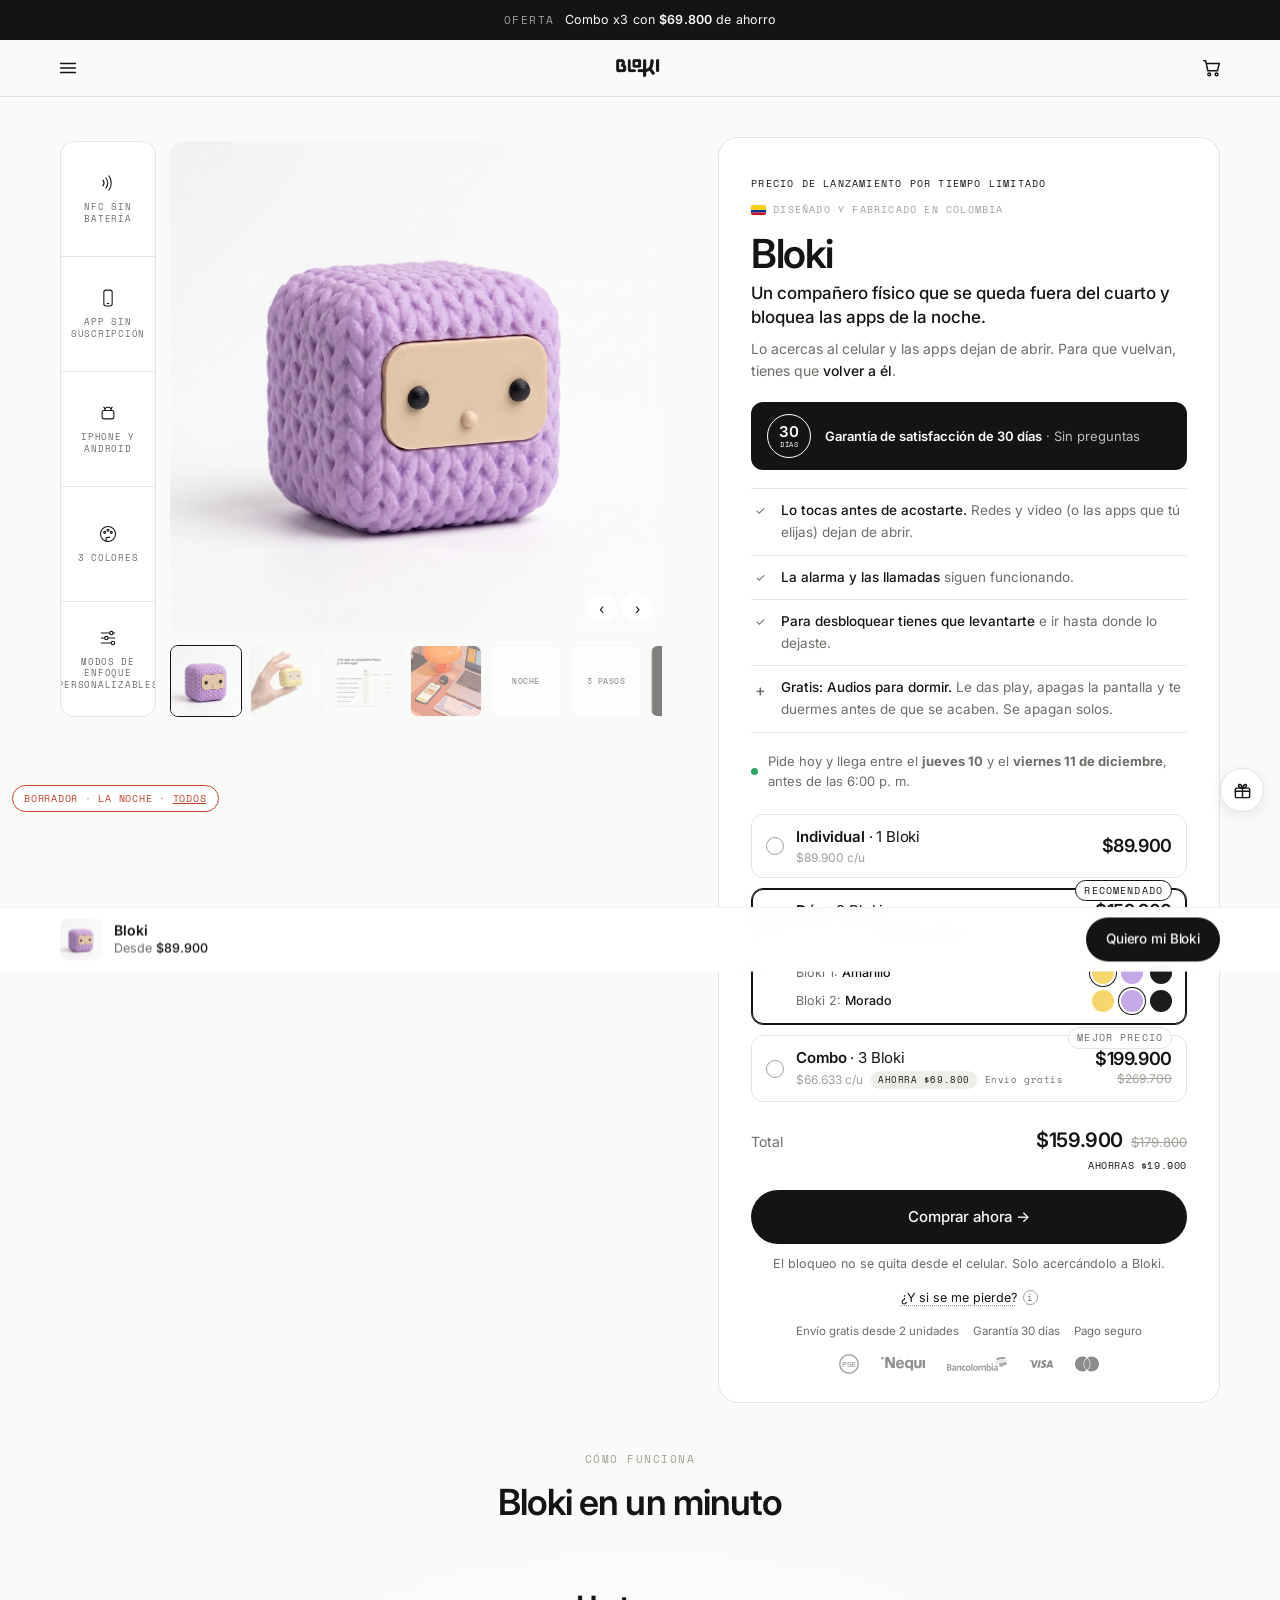
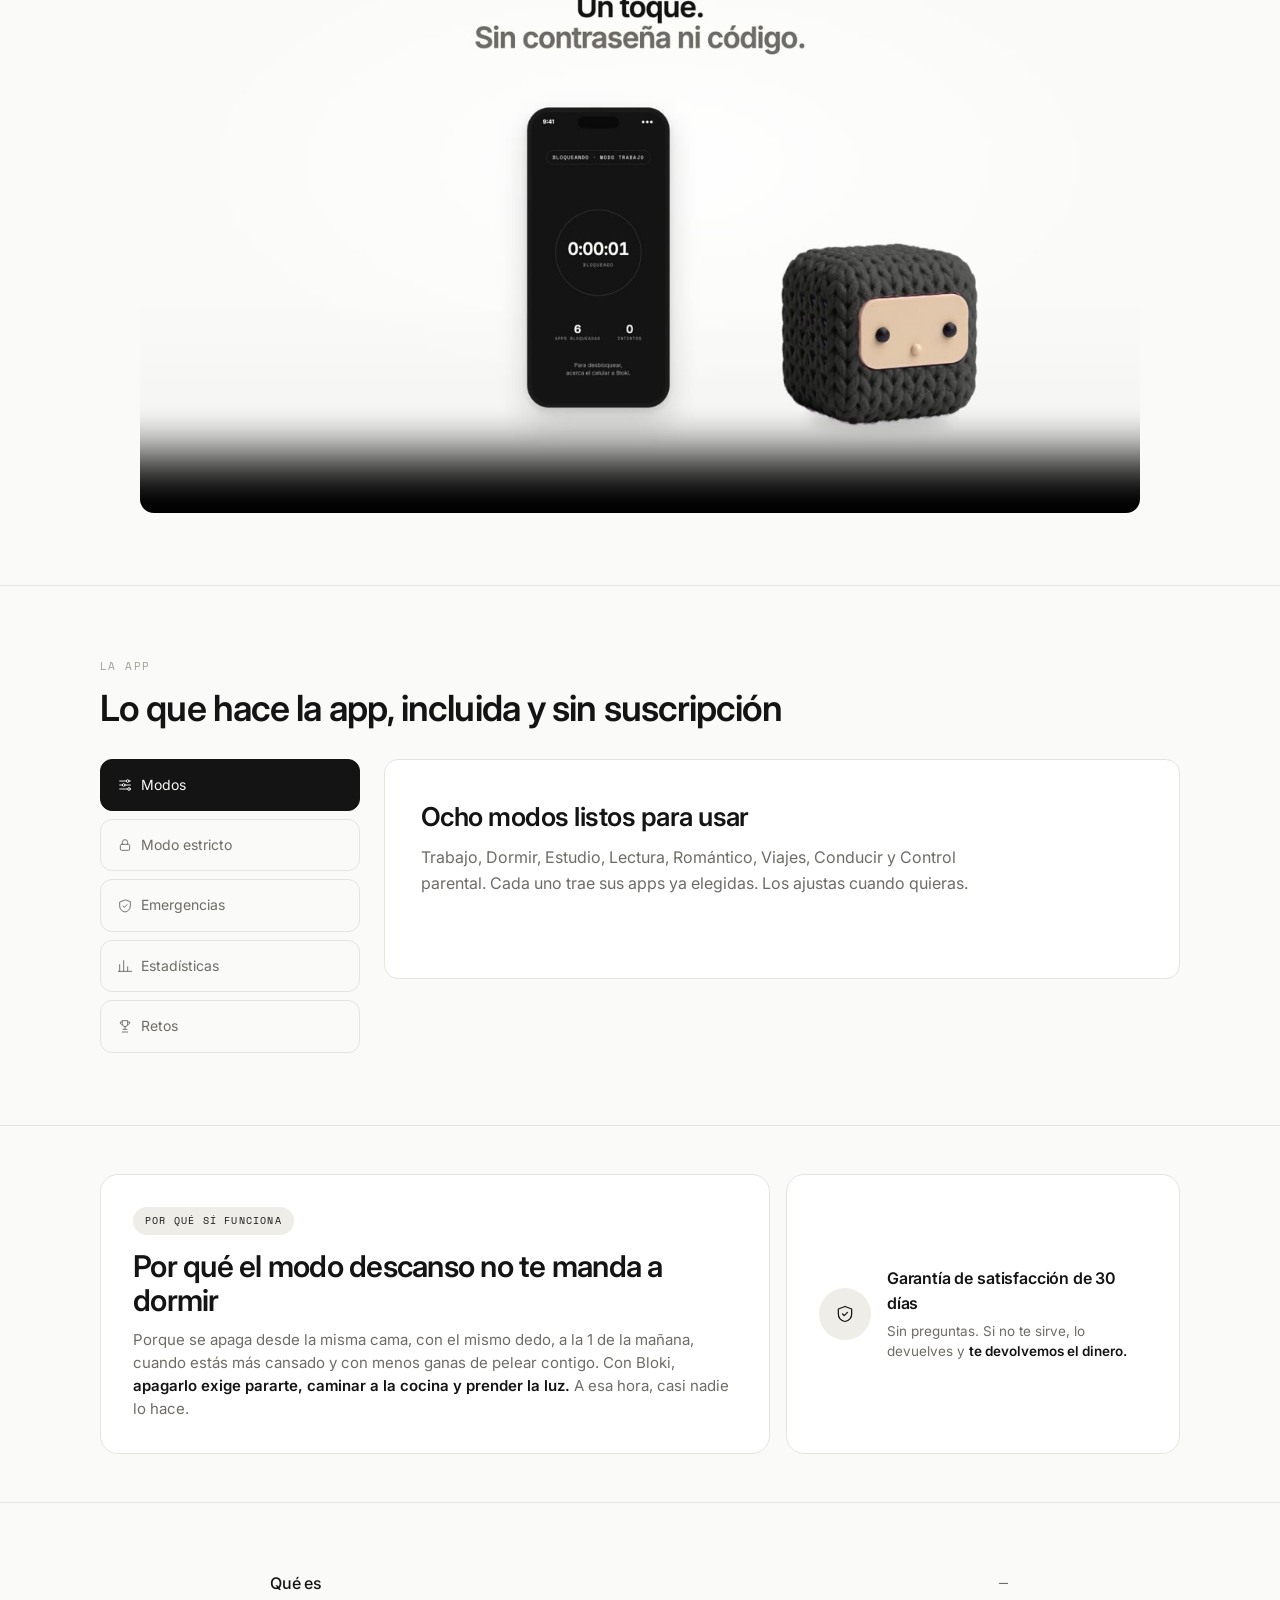
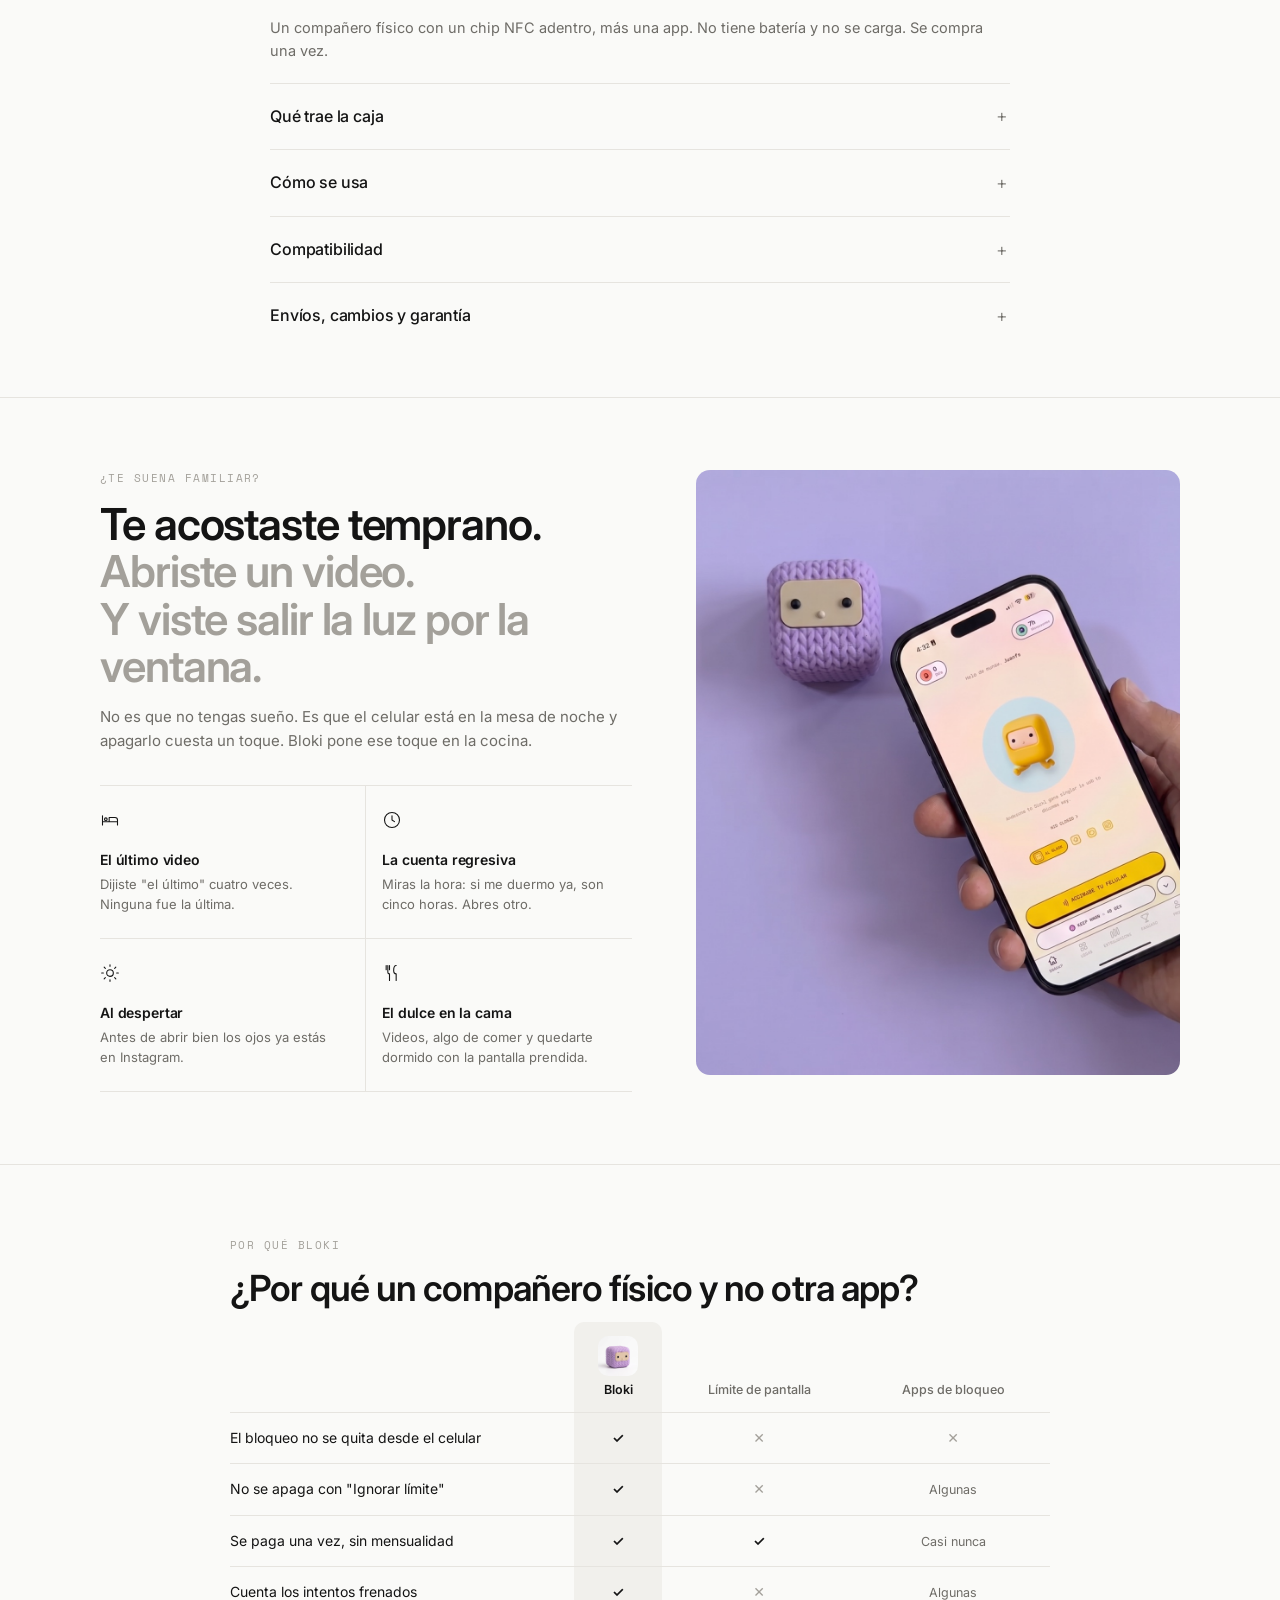
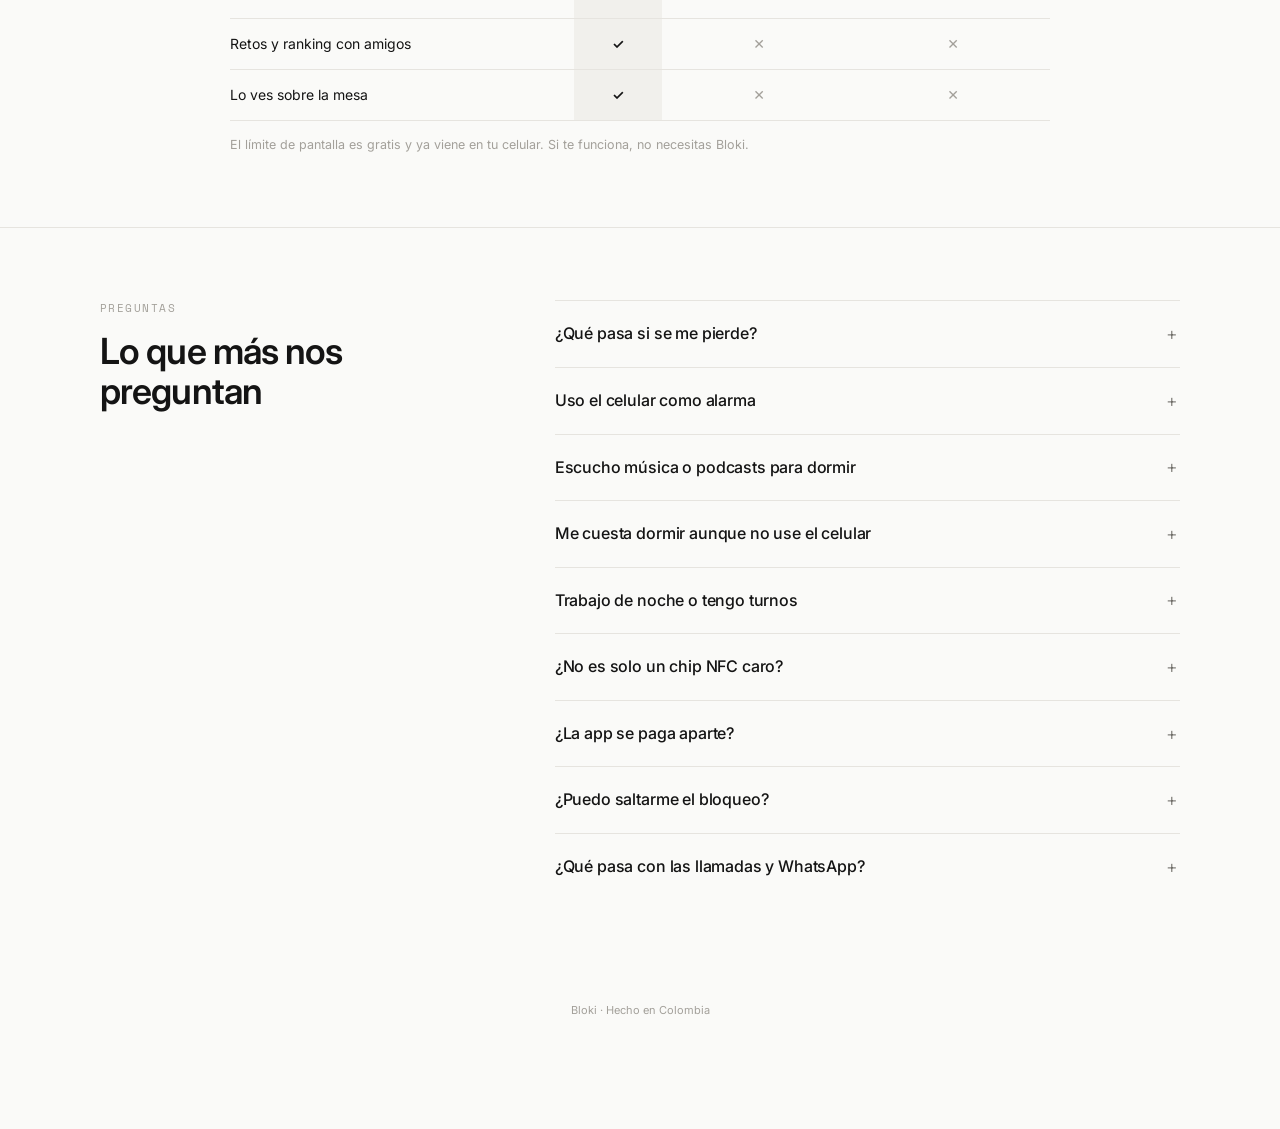
<file: noche/index.html>
<!doctype html>
<html lang="es-CO"><head>
<meta charset="utf-8"><meta name="viewport" content="width=device-width,initial-scale=1">
<title>Bloki · Dijiste &quot;el último&quot; a las 11:40</title>
<meta name="description" content="Bloki se queda fuera del cuarto y bloquea las apps que te tienen despierto. La alarma y las llamadas siguen funcionando.">
<meta property="og:title" content="Bloki · Dijiste &quot;el último&quot; a las 11:40"><meta property="og:description" content="Bloki se queda fuera del cuarto y bloquea las apps que te tienen despierto. La alarma y las llamadas siguen funcionando.">
<meta property="og:image" content="../assets/bloki-lila-tejido.jpg">
<meta name="robots" content="noindex">
<link rel="preconnect" href="https://fonts.googleapis.com"><link rel="preconnect" href="https://fonts.gstatic.com" crossorigin>
<link href="https://fonts.googleapis.com/css2?family=Inter:wght@400;500;600&family=Space+Mono:wght@400&display=swap" rel="stylesheet">
<link rel="stylesheet" href="../assets/bloki-landing.css">
<style>.todo-inline{color:#c2412d}</style>
</head><body>
<div class="draft-bar">BORRADOR · La noche · <a href="../index.html">todos</a></div>
<div class="announce"><b class="tag">OFERTA</b>Combo x3 con <b>$69.800</b> de ahorro</div><header class="header"><div class="header__in">
  <details class="menu"><summary aria-label="Menú"><svg viewBox="0 0 24 24" fill="none" stroke="currentColor" stroke-width="1.6" stroke-linecap="round" stroke-linejoin="round" aria-hidden="true"><path d="M4 7h16M4 12h16M4 17h16"/></svg></summary>
    <nav class="menu__panel"><a href="#comprar" data-goto-buy>Comprar</a><a href="#como-funciona">Cómo funciona</a><a href="#preguntas">Preguntas</a></nav></details>
  <a class="header__logo" href="#top"><img src="../assets/bloki-wordmark.png" alt="Bloki" width="64" height="26"></a>
  <a class="header__cart" href="#comprar" data-goto-buy aria-label="Comprar"><svg viewBox="0 0 24 24" fill="none" stroke="currentColor" stroke-width="1.6" stroke-linecap="round" stroke-linejoin="round" aria-hidden="true"><path d="M3 4h2l2.5 11h10.5l2-8H6.5"/><circle cx="9" cy="19" r="1.5"/><circle cx="17" cy="19" r="1.5"/></svg></a>
</div></header><div class="pdp"><section class="sec sec--tight" id="top"><div class="wrap">
  <div class="gal"><div class="chips"><div class="chip"><svg viewBox="0 0 24 24" fill="none" stroke="currentColor" stroke-width="1.3" stroke-linecap="round" stroke-linejoin="round" aria-hidden="true"><path d="M6 8.5a6 6 0 0 1 0 7"/><path d="M9.5 6a10 10 0 0 1 0 12"/><path d="M13 3.5a14 14 0 0 1 0 17"/></svg><span>NFC SIN BATERÍA</span></div><div class="chip"><svg viewBox="0 0 24 24" fill="none" stroke="currentColor" stroke-width="1.3" stroke-linecap="round" stroke-linejoin="round" aria-hidden="true"><rect x="7" y="2.5" width="10" height="19" rx="2.5"/><path d="M11 18.5h2"/></svg><span>APP SIN SUSCRIPCIÓN</span></div><div class="chip"><svg viewBox="0 0 24 24" fill="none" stroke="currentColor" stroke-width="1.3" stroke-linecap="round" stroke-linejoin="round" aria-hidden="true"><rect x="5" y="9" width="14" height="10" rx="2"/><path d="M8 9a4 4 0 0 1 8 0"/><path d="M7 5l1.5 2M17 5l-1.5 2"/></svg><span>IPHONE Y ANDROID</span></div><div class="chip"><svg viewBox="0 0 24 24" fill="none" stroke="currentColor" stroke-width="1.3" stroke-linecap="round" stroke-linejoin="round" aria-hidden="true"><circle cx="12" cy="12" r="9"/><circle cx="8" cy="10" r="1.2"/><circle cx="12" cy="7.5" r="1.2"/><circle cx="16" cy="10" r="1.2"/><path d="M12 21a2.5 2.5 0 0 1 0-5h2"/></svg><span>3 COLORES</span></div><div class="chip"><svg viewBox="0 0 24 24" fill="none" stroke="currentColor" stroke-width="1.3" stroke-linecap="round" stroke-linejoin="round" aria-hidden="true"><path d="M4 6h10M18 6h2M4 12h4M12 12h8M4 18h12M20 18h0"/><circle cx="16" cy="6" r="2"/><circle cx="10" cy="12" r="2"/><circle cx="18" cy="18" r="2"/></svg><span>MODOS DE ENFOQUE PERSONALIZABLES</span></div></div>
    <div><div class="gal__main"><div class="gal__slide gal__slide--cover on"><img src="../assets/bloki-lila-tejido.jpg" alt="Bloki morado tejido, tu compañero físico que bloquea las apps que eliges"></div><div class="gal__slide gal__slide--cover"><img src="../assets/bloki-amarillo-mano.jpg" alt="Bloki amarillo en la mano: cabe entre dos dedos" loading="lazy"></div><div class="gal__slide gal__slide--cover"><img src="../assets/bloki-comparativa.jpg" alt="Bloki frente al límite de pantalla y las apps de bloqueo" loading="lazy"></div><div class="gal__slide gal__slide--cover"><img src="../assets/bloki-negro-escritorio.jpg" alt="Bloki negro en el escritorio, junto al celular con el modo Trabajo" loading="lazy"></div><div class="gal__slide"><div class="info"><span class="info__k">La noche</span><p class="info__t">Dónde vive Bloki en el modo Dormir.</p><ol><li><b>10:30 p. m.</b>Lo tocas en la cocina. Se cierran 9 apps.</li><li><b>En la cama</b>Tienes el celular para la alarma. Las redes no abren.</li><li><b>6:30 a. m.</b>Para ver redes, primero te levantas.</li></ol></div></div><div class="gal__slide"><div class="info"><span class="info__k">Cómo funciona</span><p class="info__t">Un compañero físico, una app y un toque.</p><ol><li><b>1. Eliges las apps</b>Vienen ocho modos listos. Ajustas los que quieras.</li><li><b>2. Acercas el celular</b>NFC. Sin contraseña ni código.</li><li><b>3. Dejas a Bloki ahí</b>Para desbloquear tienes que volver a él.</li></ol></div></div><div class="gal__slide gal__slide--cover"><img src="../assets/app-session.jpg" alt="Sesión activa en la app de Bloki" loading="lazy"></div><div class="gal__slide"><div class="info info--ink"><span class="info__k">Evidencia · Colombia</span><span class="info__big">3 h 25 min</span><p class="info__t" style="margin-top:6px">al día en redes sociales. Es el promedio en Colombia.</p><ul style="color:var(--ink)"><li><b>Top 5 mundial</b>en tiempo frente a pantallas: unas 8 h 43 min diarias en internet.</li><li><b>8 de cada 10</b>celulares en Colombia son Android. Bloki funciona con los dos.</li></ul><p style="font-size:9.5px;color:var(--ink-muted);margin:10px 0 0">Fuente: Digital 2025 (DataReportal) vía Portafolio · La República · Statcounter jul-2026</p></div></div><div class="gal__slide gal__slide--cover"><img src="../assets/app-retos.jpg" alt="Retos con amigos en la app de Bloki" loading="lazy"></div><div class="gal__slide"><div class="info" style="background:var(--paper)"><span class="info__k">La diferencia</span><p class="info__t">Lo que tienen todos los demás: se quitan desde el mismo celular.</p><ul><li><b>Límite de pantalla</b>Se apaga con "Ignorar límite".</li><li><b>Borrar las apps</b>Se vuelven a bajar en cuarenta segundos.</li><li><b>Bloki</b>Solo se quita acercando el celular a Bloki, donde lo dejaste.</li></ul></div></div><div class="gal__slide gal__slide--cover"><img src="../assets/bloki-morado-app.jpg" alt="Bloki morado junto al celular con la app abierta" loading="lazy"></div><div class="gal__arrows"><button type="button" data-gal-prev aria-label="Anterior">‹</button><button type="button" data-gal-next aria-label="Siguiente">›</button></div></div>
    <div class="thumbs"><button type="button" class="on" aria-label="Imagen 1"><img src="../assets/bloki-lila-tejido.jpg" alt=""></button><button type="button" class="" aria-label="Imagen 2"><img src="../assets/bloki-amarillo-mano.jpg" alt=""></button><button type="button" class="" aria-label="Imagen 3"><img src="../assets/bloki-comparativa.jpg" alt=""></button><button type="button" class="" aria-label="Imagen 4"><img src="../assets/bloki-negro-escritorio.jpg" alt=""></button><button type="button" class="" aria-label="Imagen 5"><span class="t-info">NOCHE</span></button><button type="button" class="" aria-label="Imagen 6"><span class="t-info">3 PASOS</span></button><button type="button" class="" aria-label="Imagen 7"><img src="../assets/app-session.jpg" alt=""></button><button type="button" class="" aria-label="Imagen 8"><span class="t-info">DATO</span></button><button type="button" class="" aria-label="Imagen 9"><img src="../assets/app-retos.jpg" alt=""></button><button type="button" class="" aria-label="Imagen 10"><span class="t-info">VS</span></button><button type="button" class="" aria-label="Imagen 11"><img src="../assets/bloki-morado-app.jpg" alt=""></button></div></div></div>
</div></section><section class="sec buy" id="comprar"><div class="wrap">
  <div class="buy__card">
    <div class="buy__top"><span><span class="launch">Precio de lanzamiento por tiempo limitado</span></span><span class="pill"><svg class="flag" viewBox="0 0 3 2" aria-hidden="true"><rect width="3" height="1" fill="#FCD116"/><rect y="1" width="3" height=".5" fill="#003893"/><rect y="1.5" width="3" height=".5" fill="#CE1126"/></svg>Diseñado y fabricado en Colombia</span></div>
    <h1 class="buy__title">Bloki</h1>
    <p class="buy__sub">Un compañero físico que se queda fuera del cuarto y bloquea las apps de la noche.</p>
    <p class="buy__lead">Lo acercas al celular y las apps dejan de abrir. Para que vuelvan, tienes que <b>volver a él</b>.</p>
    <div class="guar-bar"><span class="guar__seal">30<small>DÍAS</small></span><p><b>Garantía de satisfacción de 30 días</b> · Sin preguntas</p></div>
    <ul class="checks"><li><span class="ck"></span><span><b>Lo tocas antes de acostarte.</b> Redes y video (o las apps que tú elijas) dejan de abrir.</span></li><li><span class="ck"></span><span><b>La alarma y las llamadas</b> siguen funcionando.</span></li><li><span class="ck"></span><span><b>Para desbloquear tienes que levantarte</b> e ir hasta donde lo dejaste.</span></li><li><span class="ck ck--gift"></span><span><b>Gratis: Audios para dormir.</b> Le das play, apagas la pantalla y te duermes antes de que se acaben. Se apagan solos.</span></li></ul>
    <p class="ship"><i></i><span data-eta>Llega en 2 a 5 días hábiles · Envío a toda Colombia</span></p>
    <div class="plans" role="radiogroup" aria-label="Elige tu plan"><div class="plan" role="radio" tabindex="0" aria-checked="false" data-qty="1" data-price="89900">
      <div class="plan__row"><span class="plan__dot"></span>
        <div><p class="plan__name"><b>Individual</b> · 1 Bloki</p>
        <p class="plan__desc">$89.900 c/u</p></div>
        <p class="plan__price"><strong>$89.900</strong></p></div>
      <div class="colors"><div class="colors__row"><span>Color: <b>Amarillo</b></span><span class="sw"><button type="button" class="on" style="--c:#F5D76E" data-color="Amarillo" aria-label="Amarillo"></button><button type="button" class="" style="--c:#C5A8E8" data-color="Morado" aria-label="Morado"></button><button type="button" class="" style="--c:#1C1C1C" data-color="Negro" aria-label="Negro"></button></span></div></div></div><div class="plan on" role="radio" tabindex="0" aria-checked="true" data-qty="2" data-price="159900"><span class="plan__badge">RECOMENDADO</span>
      <div class="plan__row"><span class="plan__dot"></span>
        <div><p class="plan__name"><b>Dúo</b> · 2 Bloki</p>
        <p class="plan__desc">$79.950 c/u<span class="plan__save">AHORRA $19.900</span><span class="plan__perk">Envío gratis</span></p></div>
        <p class="plan__price"><strong>$159.900</strong><s>$179.800</s></p></div>
      <div class="colors"><div class="colors__row"><span>Bloki 1: <b>Amarillo</b></span><span class="sw"><button type="button" class="on" style="--c:#F5D76E" data-color="Amarillo" aria-label="Amarillo"></button><button type="button" class="" style="--c:#C5A8E8" data-color="Morado" aria-label="Morado"></button><button type="button" class="" style="--c:#1C1C1C" data-color="Negro" aria-label="Negro"></button></span></div><div class="colors__row"><span>Bloki 2: <b>Morado</b></span><span class="sw"><button type="button" class="" style="--c:#F5D76E" data-color="Amarillo" aria-label="Amarillo"></button><button type="button" class="on" style="--c:#C5A8E8" data-color="Morado" aria-label="Morado"></button><button type="button" class="" style="--c:#1C1C1C" data-color="Negro" aria-label="Negro"></button></span></div></div></div><div class="plan" role="radio" tabindex="0" aria-checked="false" data-qty="3" data-price="199900"><span class="plan__badge plan__badge--y">MEJOR PRECIO</span>
      <div class="plan__row"><span class="plan__dot"></span>
        <div><p class="plan__name"><b>Combo</b> · 3 Bloki</p>
        <p class="plan__desc">$66.633 c/u<span class="plan__save">AHORRA $69.800</span><span class="plan__perk">Envío gratis</span></p></div>
        <p class="plan__price"><strong>$199.900</strong><s>$269.700</s></p></div>
      <div class="colors"><div class="colors__row"><span>Bloki 1: <b>Amarillo</b></span><span class="sw"><button type="button" class="on" style="--c:#F5D76E" data-color="Amarillo" aria-label="Amarillo"></button><button type="button" class="" style="--c:#C5A8E8" data-color="Morado" aria-label="Morado"></button><button type="button" class="" style="--c:#1C1C1C" data-color="Negro" aria-label="Negro"></button></span></div><div class="colors__row"><span>Bloki 2: <b>Morado</b></span><span class="sw"><button type="button" class="" style="--c:#F5D76E" data-color="Amarillo" aria-label="Amarillo"></button><button type="button" class="on" style="--c:#C5A8E8" data-color="Morado" aria-label="Morado"></button><button type="button" class="" style="--c:#1C1C1C" data-color="Negro" aria-label="Negro"></button></span></div><div class="colors__row"><span>Bloki 3: <b>Negro</b></span><span class="sw"><button type="button" class="" style="--c:#F5D76E" data-color="Amarillo" aria-label="Amarillo"></button><button type="button" class="" style="--c:#C5A8E8" data-color="Morado" aria-label="Morado"></button><button type="button" class="on" style="--c:#1C1C1C" data-color="Negro" aria-label="Negro"></button></span></div></div></div></div>
    <div class="total"><span>Total</span><span><strong data-total></strong><s data-compare hidden></s><span class="save" data-save hidden></span></span></div>
    <button type="button" class="btn btn--block" data-buy>Comprar ahora →</button>
    <p class="buy__err" role="alert"></p>
    <p class="buy__note">El bloqueo no se quita desde el celular. Solo acercándolo a Bloki.</p>
    <div class="tip"><button type="button" class="tip__btn" aria-describedby="tip-perdida">¿Y si se me pierde? <span class="tip__i" aria-hidden="true">i</span></button>
      <span class="tip__box" role="tooltip" id="tip-perdida">Cada Bloki trae <b>3 desbloqueos de emergencia</b>. Respondes tu pregunta de seguridad y tus apps se desbloquean. Si necesitas más, los encuentras dentro de la app.</span></div>
    <ul class="micro"><li>Envío gratis desde 2 unidades</li><li>Garantía 30 días</li><li>Pago seguro</li></ul>
    <div class="pay"><img class="pay--pse" src="../assets/pagos/pse.svg" alt="PSE" loading="lazy"><img class="pay--nequi" src="../assets/pagos/nequi.svg" alt="Nequi" loading="lazy"><img class="pay--bancolombia" src="../assets/pagos/bancolombia.svg" alt="Bancolombia" loading="lazy"><img class="pay--visa" src="../assets/pagos/visa.svg" alt="VISA" loading="lazy"><img class="pay--mastercard" src="../assets/pagos/mastercard.svg" alt="Mastercard" loading="lazy"></div>
  </div>
</div></section></div><section class="sec" id="video"><div class="wrap">
  <div class="center"><span class="eyebrow">Cómo funciona</span><h2 class="h2">Bloki en un minuto</h2></div>
  <div class="vid"><video src="../assets/bloki-como-funciona.mp4" poster="../assets/bloki-como-funciona.jpg" muted playsinline loop controls preload="none" data-autoplay></video></div>
</div></section><section class="sec sec--deep" id="funciones"><div class="wrap">
  <span class="eyebrow">La app</span><h2 class="h2">Lo que hace la app, incluida y sin suscripción</h2>
  <div class="fx"><div class="fx__tabs" role="tablist"><button type="button" role="tab" class="on" aria-selected="true"><svg viewBox="0 0 24 24" fill="none" stroke="currentColor" stroke-width="1.4" stroke-linecap="round" stroke-linejoin="round" aria-hidden="true"><path d="M4 6h10M18 6h2M4 12h4M12 12h8M4 18h12M20 18h0"/><circle cx="16" cy="6" r="2"/><circle cx="10" cy="12" r="2"/><circle cx="18" cy="18" r="2"/></svg><span>Modos</span></button><button type="button" role="tab" class="" aria-selected="false"><svg viewBox="0 0 24 24" fill="none" stroke="currentColor" stroke-width="1.4" stroke-linecap="round" stroke-linejoin="round" aria-hidden="true"><rect x="5" y="11" width="14" height="9" rx="2"/><path d="M8 11V8a4 4 0 0 1 8 0v3"/></svg><span>Modo estricto</span></button><button type="button" role="tab" class="" aria-selected="false"><svg viewBox="0 0 24 24" fill="none" stroke="currentColor" stroke-width="1.4" stroke-linecap="round" stroke-linejoin="round" aria-hidden="true"><path d="M12 3 4 6v6c0 5 3.5 8 8 9 4.5-1 8-4 8-9V6Z"/><path d="m9 12 2 2 4-4"/></svg><span>Emergencias</span></button><button type="button" role="tab" class="" aria-selected="false"><svg viewBox="0 0 24 24" fill="none" stroke="currentColor" stroke-width="1.4" stroke-linecap="round" stroke-linejoin="round" aria-hidden="true"><path d="M4 20V10M10 20V4M16 20v-7M22 20H2"/></svg><span>Estadísticas</span></button><button type="button" role="tab" class="" aria-selected="false"><svg viewBox="0 0 24 24" fill="none" stroke="currentColor" stroke-width="1.4" stroke-linecap="round" stroke-linejoin="round" aria-hidden="true"><path d="M8 4h8v5a4 4 0 0 1-8 0Z"/><path d="M8 6H5a3 3 0 0 0 3 4M16 6h3a3 3 0 0 1-3 4M12 13v4M8 21h8M9 17h6"/></svg><span>Retos</span></button></div><div class="fx__body"><div class="fx__panel" role="tabpanel"><h3>Ocho modos listos para usar</h3><p>Trabajo, Dormir, Estudio, Lectura, Romántico, Viajes, Conducir y Control parental. Cada uno trae sus apps ya elegidas. Los ajustas cuando quieras.</p></div><div class="fx__panel" role="tabpanel" hidden><h3>Que terminar antes cueste</h3><p>Con el modo estricto activo, la sesión no se termina desde el celular. Para salir, vuelves a Bloki.</p></div><div class="fx__panel" role="tabpanel" hidden><h3>3 desbloqueos de emergencia</h3><p>Si pierdes a Bloki o de verdad lo necesitas, respondes tu pregunta de seguridad y tus apps se desbloquean. Si necesitas más, los encuentras dentro de la app.</p></div><div class="fx__panel" role="tabpanel" hidden><h3>Racha e intentos frenados</h3><p>La app cuenta los días seguidos que cumples, las horas que llevas bloqueadas y cada vez que intentaste abrir una app bloqueada.</p></div><div class="fx__panel" role="tabpanel" hidden><h3>Retos y ranking con amigos</h3><p>Arma un reto 1 vs 1 o en grupo y compite por horas bloqueadas. Si terminas antes, ese día no suma a tu racha.</p></div></div></div>
</div></section><section class="sec sec--tight"><div class="wrap why">
  <div class="why__card"><span class="why__tag">Por qué sí funciona</span><h3>Por qué el modo descanso no te manda a dormir</h3><p>Porque se apaga desde la misma cama, con el mismo dedo, a la 1 de la mañana, cuando estás más cansado y con menos ganas de pelear contigo. Con Bloki, <b>apagarlo exige pararte, caminar a la cocina y prender la luz.</b> A esa hora, casi nadie lo hace.</p></div>
  <div class="why__card why__guar"><span class="why__icon"><svg viewBox="0 0 24 24" fill="none" stroke="currentColor" stroke-width="1.5" stroke-linecap="round" stroke-linejoin="round" aria-hidden="true"><path d="M12 3 4 6v6c0 5 3.5 8 8 9 4.5-1 8-4 8-9V6Z"/><path d="m9 12 2 2 4-4"/></svg></span><div><h4>Garantía de satisfacción de 30 días</h4><p>Sin preguntas. Si no te sirve, lo devuelves y <b>te devolvemos el dinero.</b></p></div></div>
</div></section><section class="sec sec--tight" id="como-funciona"><div class="wrap"><div class="acc"><details open><summary>Qué es</summary><div class="acc__body"><p>Un compañero físico con un chip NFC adentro, más una app. No tiene batería y no se carga. Se compra una vez.</p></div></details><details><summary>Qué trae la caja</summary><div class="acc__body"><p><b>1 Bloki</b>, en el color que elegiste.</p><p><b>Instrucciones de uso.</b> De la caja a tu primer bloqueo en un par de minutos.</p><p><b>Tu bienvenida a la comunidad Bloki.</b> Retos, ranking y gente bloqueando contigo.</p></div></details><details><summary>Cómo se usa</summary><div class="acc__body"><p>Abres la app y eliges qué apps se bloquean. Acercas la parte de arriba del celular a Bloki y el modo se activa. Para desbloquear, vuelves a acercarlo.</p></div></details><details><summary>Compatibilidad</summary><div class="acc__body"><p>iPhone y Android con NFC. La mayoría de celulares desde 2015 lo tienen. Cada Bloki se vincula a un solo celular: si son dos, cada uno necesita el suyo.</p></div></details><details><summary>Envíos, cambios y garantía</summary><div class="acc__body"><p>Envío a toda Colombia, de 2 a 5 días hábiles. <b>Gratis llevando 2 o más.</b></p><p><b>30 días de garantía:</b> lo devuelves y te devolvemos el dinero, sin preguntas.</p></div></details></div></div></section>
<section class="sec sec--deep"><div class="wrap">
  <div class="split"><div class="split__copy"><span class="eyebrow">¿Te suena familiar?</span>
  <h2 class="h2 h2--lines"><span>Te acostaste temprano.</span><span>Abriste un video.</span><span>Y viste salir la luz por la ventana.</span></h2>
  <p class="lead">No es que no tengas sueño. Es que el celular está en la mesa de noche y apagarlo cuesta un toque. Bloki pone ese toque en la cocina.</p>
  <div class="pains"><div class="pain"><span class="pain__ic"><svg viewBox="0 0 24 24" fill="none" stroke="currentColor" stroke-width="1.3" stroke-linecap="round" stroke-linejoin="round" aria-hidden="true"><path d="M3 18V7M3 14h18v4M21 14v-2a3 3 0 0 0-3-3h-7v5"/><circle cx="7" cy="11" r="1.6"/></svg></span><h3>El último video</h3><p>Dijiste "el último" cuatro veces. Ninguna fue la última.</p></div><div class="pain"><span class="pain__ic"><svg viewBox="0 0 24 24" fill="none" stroke="currentColor" stroke-width="1.3" stroke-linecap="round" stroke-linejoin="round" aria-hidden="true"><circle cx="12" cy="12" r="9"/><path d="M12 7v5l3 2"/></svg></span><h3>La cuenta regresiva</h3><p>Miras la hora: si me duermo ya, son cinco horas. Abres otro.</p></div><div class="pain"><span class="pain__ic"><svg viewBox="0 0 24 24" fill="none" stroke="currentColor" stroke-width="1.3" stroke-linecap="round" stroke-linejoin="round" aria-hidden="true"><circle cx="12" cy="12" r="4"/><path d="M12 2v2M12 20v2M2 12h2M20 12h2M5 5l1.4 1.4M17.6 17.6 19 19M5 19l1.4-1.4M17.6 6.4 19 5"/></svg></span><h3>Al despertar</h3><p>Antes de abrir bien los ojos ya estás en Instagram.</p></div><div class="pain"><span class="pain__ic"><svg viewBox="0 0 24 24" fill="none" stroke="currentColor" stroke-width="1.3" stroke-linecap="round" stroke-linejoin="round" aria-hidden="true"><path d="M7 3v8a2 2 0 0 0 2 2v8M5 3v5M9 3v5M17 3c-2 0-3 3-3 6s1 4 3 4v8"/></svg></span><h3>El dulce en la cama</h3><p>Videos, algo de comer y quedarte dormido con la pantalla prendida.</p></div></div></div>
  <figure class="figure"><img src="../assets/bloki-morado-app.jpg" alt="Bloki morado junto al celular con la app abierta" loading="lazy"></figure></div>
</div></section><section class="sec"><div class="wrap">
  <span class="eyebrow">Por qué Bloki</span>
  <h2 class="h2">¿Por qué un compañero físico y no otra app?</h2>
  <table class="cmp"><tr><th></th><th class="us"><img src="../assets/bloki-lila-tejido.jpg" alt="">Bloki</th><th>Límite de pantalla</th><th>Apps de bloqueo</th></tr><tr><td>El bloqueo no se quita desde el celular</td><td class="us"><span class="yes">✓</span></td><td><span class="no">✕</span></td><td><span class="no">✕</span></td></tr><tr><td>No se apaga con "Ignorar límite"</td><td class="us"><span class="yes">✓</span></td><td><span class="no">✕</span></td><td><span class="txt">Algunas</span></td></tr><tr><td>Se paga una vez, sin mensualidad</td><td class="us"><span class="yes">✓</span></td><td><span class="yes">✓</span></td><td><span class="txt">Casi nunca</span></td></tr><tr><td>Cuenta los intentos frenados</td><td class="us"><span class="yes">✓</span></td><td><span class="no">✕</span></td><td><span class="txt">Algunas</span></td></tr><tr><td>Retos y ranking con amigos</td><td class="us"><span class="yes">✓</span></td><td><span class="no">✕</span></td><td><span class="no">✕</span></td></tr><tr><td>Lo ves sobre la mesa</td><td class="us"><span class="yes">✓</span></td><td><span class="no">✕</span></td><td><span class="no">✕</span></td></tr></table>
  <p class="small" style="margin:14px 0 0">El límite de pantalla es gratis y ya viene en tu celular. Si te funciona, no necesitas Bloki.</p>
</div></section><section class="sec sec--deep" id="preguntas"><div class="wrap">
  <div class="faq"><div class="faq__head"><span class="eyebrow">Preguntas</span>
  <h2 class="h2">Lo que más nos preguntan</h2></div>
  <div class="faq__list"><div class="acc"><details><summary>¿Qué pasa si se me pierde?</summary><div class="acc__body"><p>Cada Bloki trae <b>3 desbloqueos de emergencia</b>. Respondes tu pregunta de seguridad y tus apps se desbloquean. Si necesitas más, los encuentras dentro de la app.</p></div></details><details><summary>Uso el celular como alarma</summary><div class="acc__body"><p>Sigue funcionando. Bloki solo bloquea las apps que eliges. La alarma, el reloj y las llamadas no se tocan.</p></div></details><details><summary>Escucho música o podcasts para dormir</summary><div class="acc__body"><p>Déjalos fuera de la lista. En el modo Dormir decides qué queda libre.</p></div></details><details><summary>Me cuesta dormir aunque no use el celular</summary><div class="acc__body"><p>Bloki no trata el insomnio. Si el problema es médico, consúltalo con un profesional. Lo que hace Bloki es quitar el celular de la ecuación de la noche.</p></div></details><details><summary>Trabajo de noche o tengo turnos</summary><div class="acc__body"><p>Programas el modo Dormir a la hora que te toque. No tiene horario fijo.</p></div></details><details><summary>¿No es solo un chip NFC caro?</summary><div class="acc__body"><p>Adentro tiene un chip NFC, sí. Lo que pagas es el compañero físico, la app completa de por vida sin mensualidad, los ocho modos, los retos y el ranking. Y es un compañero que da gusto dejar a la vista: el que se guarda en un cajón no se usa.</p></div></details><details><summary>¿La app se paga aparte?</summary><div class="acc__body"><p>No. Va incluida, de por vida, sin suscripción ni cobros después.</p></div></details><details><summary>¿Puedo saltarme el bloqueo?</summary><div class="acc__body"><p>Si de verdad quieres, sí. Hay modo estricto, pero ningún bloqueo de software es una cárcel. Lo que hace Bloki es que volver cueste más que quedarte afuera, y que si terminas antes, ese día no sume para tu racha.</p></div></details><details><summary>¿Qué pasa con las llamadas y WhatsApp?</summary><div class="acc__body"><p>Las llamadas nunca se bloquean: ni Apple ni Google lo permiten. WhatsApp queda libre por defecto. Si lo agregas, la app te avisa antes.</p></div></details></div></div></div>
</div></section>
<footer style="padding:30px 16px 110px;text-align:center;font-size:11px;color:var(--ink-muted)">Bloki · Hecho en Colombia</footer>
<div class="sticky" aria-hidden="true"><div class="sticky__in">
  <img src="../assets/bloki-lila-tejido.jpg" alt="">
  <span class="sticky__info"><strong>Bloki</strong>Desde <b>$89.900</b></span>
  <a class="btn" href="#comprar" data-goto-buy tabindex="-1">Quiero mi Bloki</a>
</div></div>
<button class="teaser" type="button" aria-label="Ver descuento"><svg viewBox="0 0 24 24" fill="none" stroke="currentColor" stroke-width="1.8" stroke-linecap="round" stroke-linejoin="round" aria-hidden="true"><rect x="3" y="9" width="18" height="12" rx="1.5"/><path d="M3 13h18M12 9v12"/><path d="M12 9S10.5 4 8 4.5 7.5 9 12 9Zm0 0s1.5-5 4-4.5S16.5 9 12 9Z"/></svg></button>
<div class="pop" role="dialog" aria-modal="true" aria-label="Descuento"><div class="pop__box">
  <button class="pop__x" type="button" data-pop-close aria-label="Cerrar">×</button>
  <div class="pop__art"><img src="../assets/bloki-amarillo-mano.jpg" alt=""></div>
  <div class="pop__body"><h3>Tienes un descuento esperando</h3><p>Déjanos tu correo y te mandamos el código para tu primer Bloki.</p>
    <form><input type="email" required placeholder="Tu correo" aria-label="Correo"><button class="btn btn--block" type="submit">Quiero el código</button></form>
    <button class="pop__no" type="button" data-pop-close>Ahora no</button>
    <p class="pop__legal">Al dejar tu correo aceptas recibir mensajes de Bloki. Puedes salirte cuando quieras.</p></div>
</div></div>
<script type="application/json" id="bk-config">{"slug": "noche", "store": "", "unitPrice": 89900, "variants": {"Amarillo": "", "Morado": "", "Negro": ""}, "discountCodes": {}, "popupCode": "[CÓDIGO]", "popupDelay": 12}</script>
<script src="../assets/bloki-landing.js"></script>
</body></html>
</file>
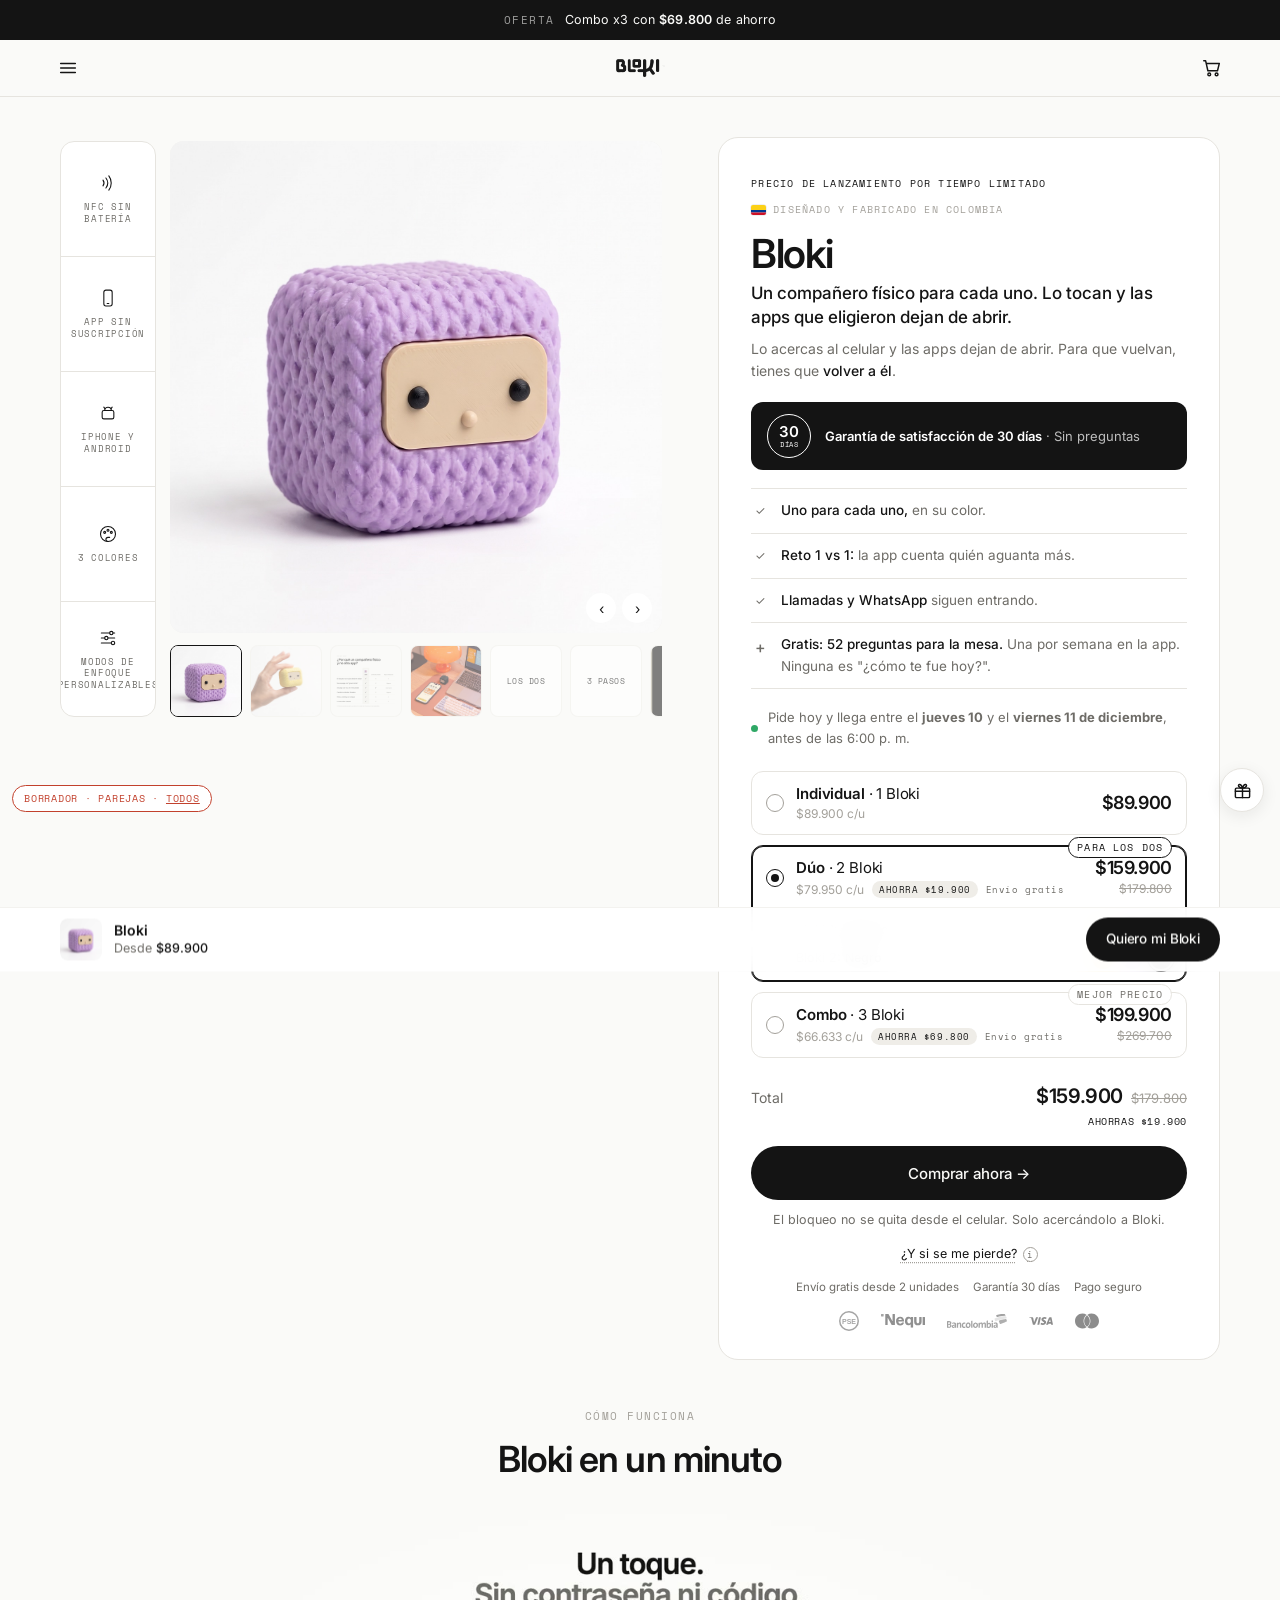
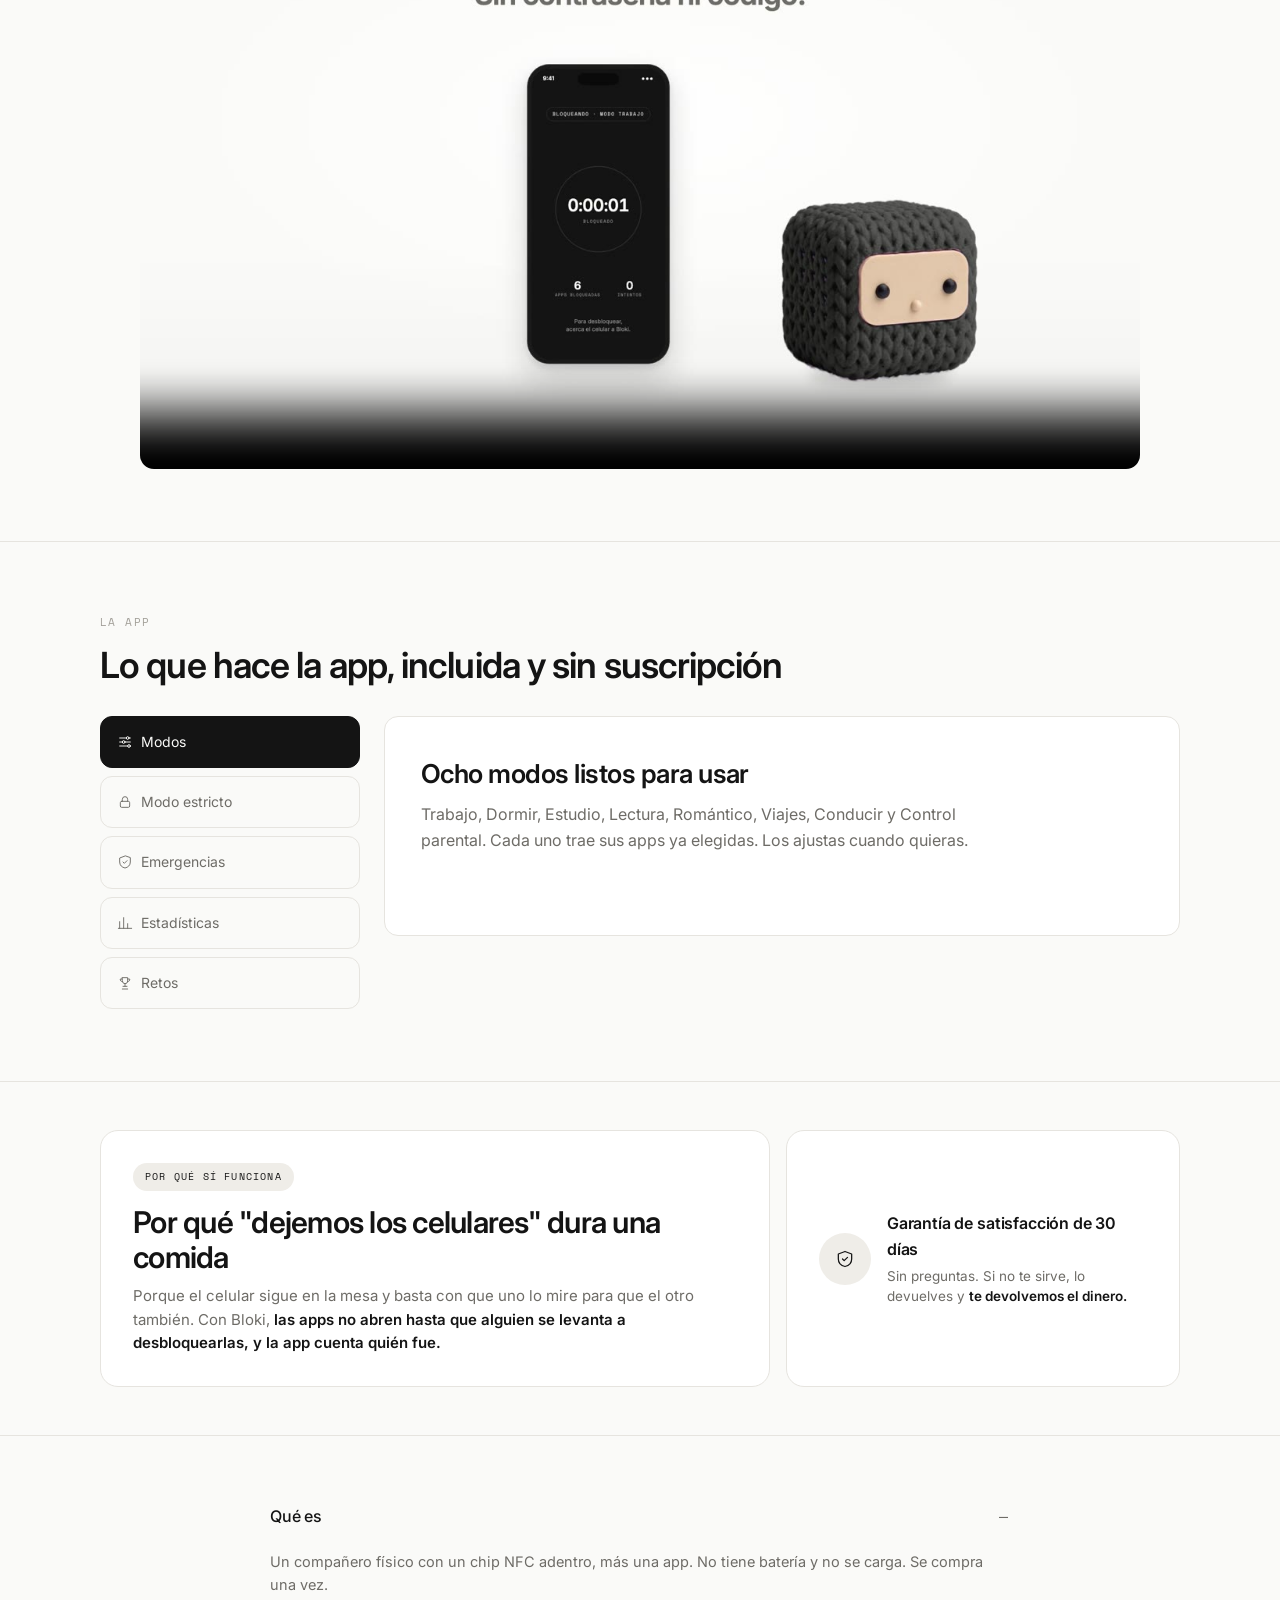
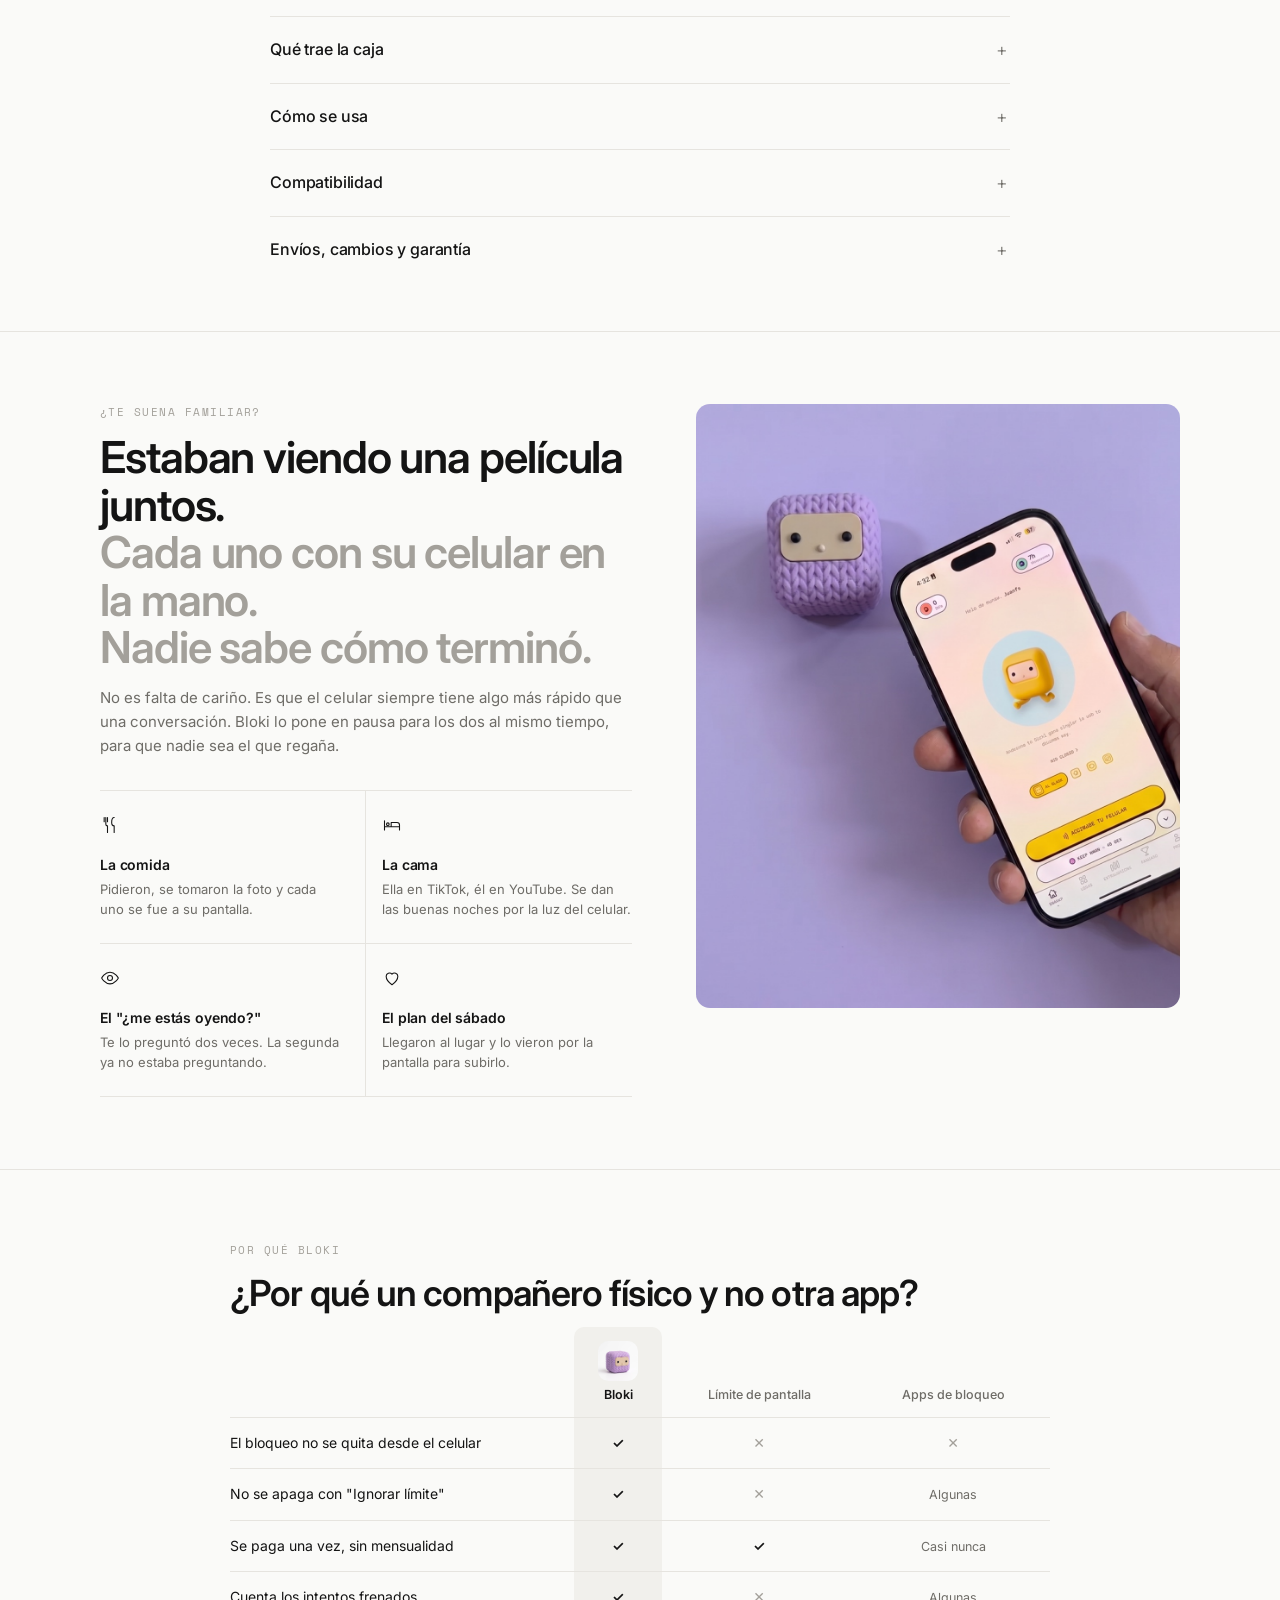
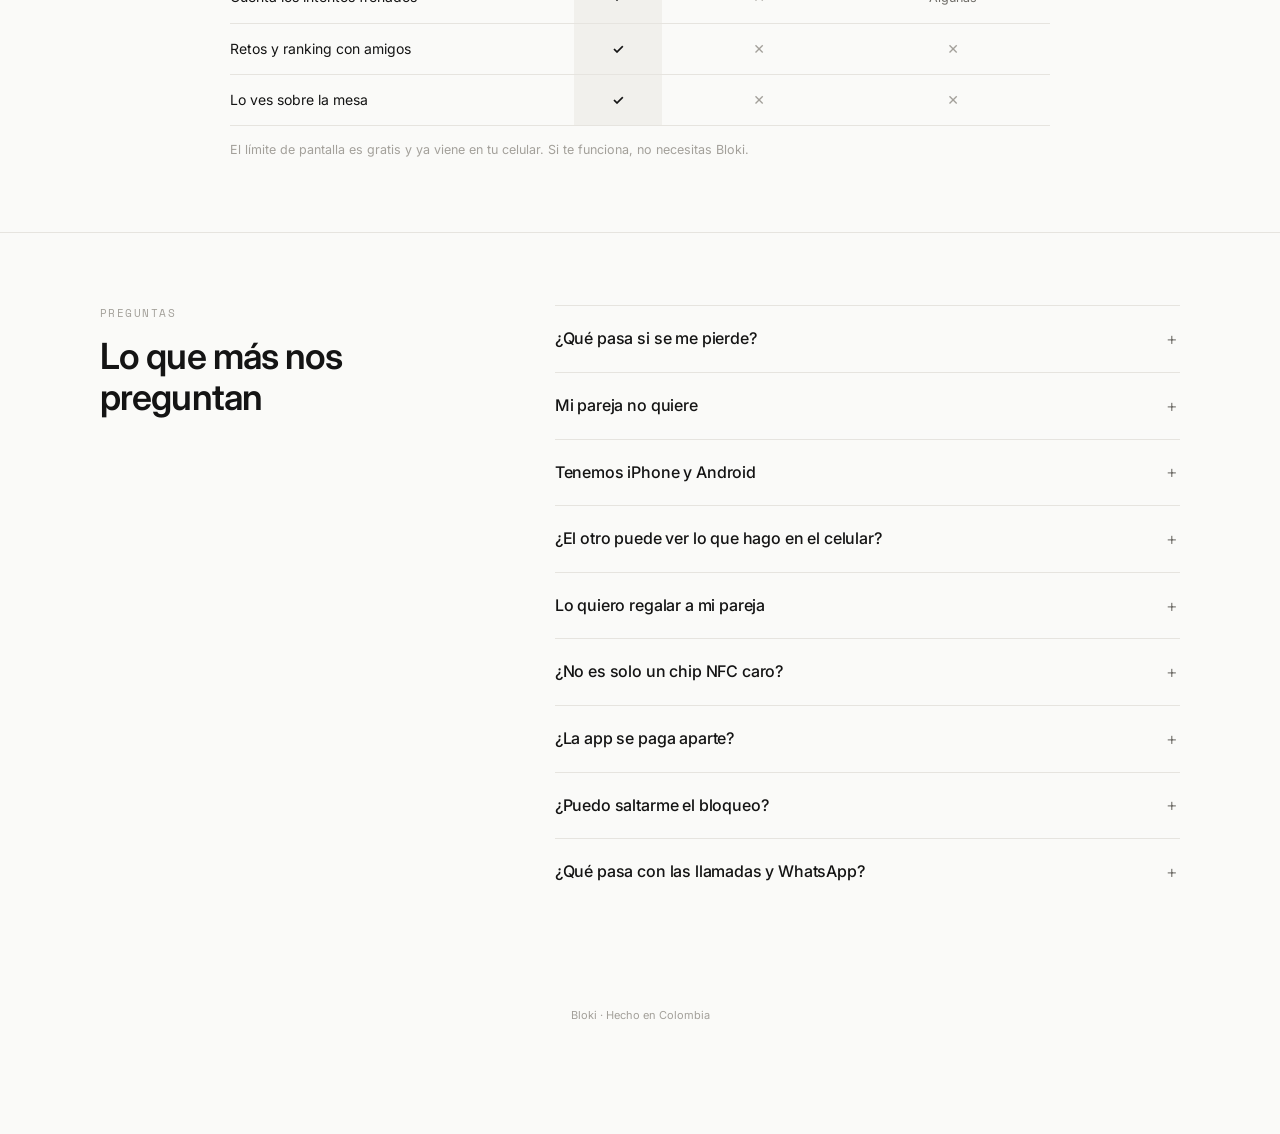
<file: pareja/index.html>
<!doctype html>
<html lang="es-CO"><head>
<meta charset="utf-8"><meta name="viewport" content="width=device-width,initial-scale=1">
<title>Bloki · Dos personas en la mesa, dos pantallas</title>
<meta name="description" content="Bloki bloquea las apps de los dos en la comida, la cama y el plan del sábado. Un Bloki para cada uno, en su color. Llamadas y WhatsApp libres.">
<meta property="og:title" content="Bloki · Dos personas en la mesa, dos pantallas"><meta property="og:description" content="Bloki bloquea las apps de los dos en la comida, la cama y el plan del sábado. Un Bloki para cada uno, en su color. Llamadas y WhatsApp libres.">
<meta property="og:image" content="../assets/bloki-lila-tejido.jpg">
<meta name="robots" content="noindex">
<link rel="preconnect" href="https://fonts.googleapis.com"><link rel="preconnect" href="https://fonts.gstatic.com" crossorigin>
<link href="https://fonts.googleapis.com/css2?family=Inter:wght@400;500;600&family=Space+Mono:wght@400&display=swap" rel="stylesheet">
<link rel="stylesheet" href="../assets/bloki-landing.css">
<style>.todo-inline{color:#c2412d}</style>
</head><body>
<div class="draft-bar">BORRADOR · Parejas · <a href="../index.html">todos</a></div>
<div class="announce"><b class="tag">OFERTA</b>Combo x3 con <b>$69.800</b> de ahorro</div><header class="header"><div class="header__in">
  <details class="menu"><summary aria-label="Menú"><svg viewBox="0 0 24 24" fill="none" stroke="currentColor" stroke-width="1.6" stroke-linecap="round" stroke-linejoin="round" aria-hidden="true"><path d="M4 7h16M4 12h16M4 17h16"/></svg></summary>
    <nav class="menu__panel"><a href="#comprar" data-goto-buy>Comprar</a><a href="#como-funciona">Cómo funciona</a><a href="#preguntas">Preguntas</a></nav></details>
  <a class="header__logo" href="#top"><img src="../assets/bloki-wordmark.png" alt="Bloki" width="64" height="26"></a>
  <a class="header__cart" href="#comprar" data-goto-buy aria-label="Comprar"><svg viewBox="0 0 24 24" fill="none" stroke="currentColor" stroke-width="1.6" stroke-linecap="round" stroke-linejoin="round" aria-hidden="true"><path d="M3 4h2l2.5 11h10.5l2-8H6.5"/><circle cx="9" cy="19" r="1.5"/><circle cx="17" cy="19" r="1.5"/></svg></a>
</div></header><div class="pdp"><section class="sec sec--tight" id="top"><div class="wrap">
  <div class="gal"><div class="chips"><div class="chip"><svg viewBox="0 0 24 24" fill="none" stroke="currentColor" stroke-width="1.3" stroke-linecap="round" stroke-linejoin="round" aria-hidden="true"><path d="M6 8.5a6 6 0 0 1 0 7"/><path d="M9.5 6a10 10 0 0 1 0 12"/><path d="M13 3.5a14 14 0 0 1 0 17"/></svg><span>NFC SIN BATERÍA</span></div><div class="chip"><svg viewBox="0 0 24 24" fill="none" stroke="currentColor" stroke-width="1.3" stroke-linecap="round" stroke-linejoin="round" aria-hidden="true"><rect x="7" y="2.5" width="10" height="19" rx="2.5"/><path d="M11 18.5h2"/></svg><span>APP SIN SUSCRIPCIÓN</span></div><div class="chip"><svg viewBox="0 0 24 24" fill="none" stroke="currentColor" stroke-width="1.3" stroke-linecap="round" stroke-linejoin="round" aria-hidden="true"><rect x="5" y="9" width="14" height="10" rx="2"/><path d="M8 9a4 4 0 0 1 8 0"/><path d="M7 5l1.5 2M17 5l-1.5 2"/></svg><span>IPHONE Y ANDROID</span></div><div class="chip"><svg viewBox="0 0 24 24" fill="none" stroke="currentColor" stroke-width="1.3" stroke-linecap="round" stroke-linejoin="round" aria-hidden="true"><circle cx="12" cy="12" r="9"/><circle cx="8" cy="10" r="1.2"/><circle cx="12" cy="7.5" r="1.2"/><circle cx="16" cy="10" r="1.2"/><path d="M12 21a2.5 2.5 0 0 1 0-5h2"/></svg><span>3 COLORES</span></div><div class="chip"><svg viewBox="0 0 24 24" fill="none" stroke="currentColor" stroke-width="1.3" stroke-linecap="round" stroke-linejoin="round" aria-hidden="true"><path d="M4 6h10M18 6h2M4 12h4M12 12h8M4 18h12M20 18h0"/><circle cx="16" cy="6" r="2"/><circle cx="10" cy="12" r="2"/><circle cx="18" cy="18" r="2"/></svg><span>MODOS DE ENFOQUE PERSONALIZABLES</span></div></div>
    <div><div class="gal__main"><div class="gal__slide gal__slide--cover on"><img src="../assets/bloki-lila-tejido.jpg" alt="Bloki morado tejido, tu compañero físico que bloquea las apps que eliges"></div><div class="gal__slide gal__slide--cover"><img src="../assets/bloki-amarillo-mano.jpg" alt="Bloki amarillo en la mano: cabe entre dos dedos" loading="lazy"></div><div class="gal__slide gal__slide--cover"><img src="../assets/bloki-comparativa.jpg" alt="Bloki frente al límite de pantalla y las apps de bloqueo" loading="lazy"></div><div class="gal__slide gal__slide--cover"><img src="../assets/bloki-negro-escritorio.jpg" alt="Bloki negro en el escritorio, junto al celular con el modo Trabajo" loading="lazy"></div><div class="gal__slide"><div class="info"><span class="info__k">Entre los dos</span><p class="info__t">Tres escenas para el modo Romántico.</p><ol><li><b>La comida</b>Lo tocan al sentarse. Llamadas libres.</li><li><b>La cama</b>Nadie se queda viendo videos con la luz prendida.</li><li><b>El sábado</b>Maps y cámara libres. Redes en pausa.</li></ol></div></div><div class="gal__slide"><div class="info"><span class="info__k">Cómo funciona</span><p class="info__t">Un compañero físico, una app y un toque.</p><ol><li><b>1. Eliges las apps</b>Vienen ocho modos listos. Ajustas los que quieras.</li><li><b>2. Acercas el celular</b>NFC. Sin contraseña ni código.</li><li><b>3. Dejas a Bloki ahí</b>Para desbloquear tienes que volver a él.</li></ol></div></div><div class="gal__slide gal__slide--cover"><img src="../assets/app-session.jpg" alt="Sesión activa en la app de Bloki" loading="lazy"></div><div class="gal__slide"><div class="info info--ink"><span class="info__k">Evidencia · Colombia</span><span class="info__big">3 h 25 min</span><p class="info__t" style="margin-top:6px">al día en redes sociales. Es el promedio en Colombia.</p><ul style="color:var(--ink)"><li><b>Top 5 mundial</b>en tiempo frente a pantallas: unas 8 h 43 min diarias en internet.</li><li><b>8 de cada 10</b>celulares en Colombia son Android. Bloki funciona con los dos.</li></ul><p style="font-size:9.5px;color:var(--ink-muted);margin:10px 0 0">Fuente: Digital 2025 (DataReportal) vía Portafolio · La República · Statcounter jul-2026</p></div></div><div class="gal__slide gal__slide--cover"><img src="../assets/app-retos.jpg" alt="Retos con amigos en la app de Bloki" loading="lazy"></div><div class="gal__slide"><div class="info" style="background:var(--paper)"><span class="info__k">La diferencia</span><p class="info__t">Lo que tienen todos los demás: se quitan desde el mismo celular.</p><ul><li><b>Límite de pantalla</b>Se apaga con "Ignorar límite".</li><li><b>Borrar las apps</b>Se vuelven a bajar en cuarenta segundos.</li><li><b>Bloki</b>Solo se quita acercando el celular a Bloki, donde lo dejaste.</li></ul></div></div><div class="gal__slide gal__slide--cover"><img src="../assets/bloki-morado-app.jpg" alt="Bloki morado junto al celular con la app abierta" loading="lazy"></div><div class="gal__arrows"><button type="button" data-gal-prev aria-label="Anterior">‹</button><button type="button" data-gal-next aria-label="Siguiente">›</button></div></div>
    <div class="thumbs"><button type="button" class="on" aria-label="Imagen 1"><img src="../assets/bloki-lila-tejido.jpg" alt=""></button><button type="button" class="" aria-label="Imagen 2"><img src="../assets/bloki-amarillo-mano.jpg" alt=""></button><button type="button" class="" aria-label="Imagen 3"><img src="../assets/bloki-comparativa.jpg" alt=""></button><button type="button" class="" aria-label="Imagen 4"><img src="../assets/bloki-negro-escritorio.jpg" alt=""></button><button type="button" class="" aria-label="Imagen 5"><span class="t-info">LOS DOS</span></button><button type="button" class="" aria-label="Imagen 6"><span class="t-info">3 PASOS</span></button><button type="button" class="" aria-label="Imagen 7"><img src="../assets/app-session.jpg" alt=""></button><button type="button" class="" aria-label="Imagen 8"><span class="t-info">DATO</span></button><button type="button" class="" aria-label="Imagen 9"><img src="../assets/app-retos.jpg" alt=""></button><button type="button" class="" aria-label="Imagen 10"><span class="t-info">VS</span></button><button type="button" class="" aria-label="Imagen 11"><img src="../assets/bloki-morado-app.jpg" alt=""></button></div></div></div>
</div></section><section class="sec buy" id="comprar"><div class="wrap">
  <div class="buy__card">
    <div class="buy__top"><span><span class="launch">Precio de lanzamiento por tiempo limitado</span></span><span class="pill"><svg class="flag" viewBox="0 0 3 2" aria-hidden="true"><rect width="3" height="1" fill="#FCD116"/><rect y="1" width="3" height=".5" fill="#003893"/><rect y="1.5" width="3" height=".5" fill="#CE1126"/></svg>Diseñado y fabricado en Colombia</span></div>
    <h1 class="buy__title">Bloki</h1>
    <p class="buy__sub">Un compañero físico para cada uno. Lo tocan y las apps que eligieron dejan de abrir.</p>
    <p class="buy__lead">Lo acercas al celular y las apps dejan de abrir. Para que vuelvan, tienes que <b>volver a él</b>.</p>
    <div class="guar-bar"><span class="guar__seal">30<small>DÍAS</small></span><p><b>Garantía de satisfacción de 30 días</b> · Sin preguntas</p></div>
    <ul class="checks"><li><span class="ck"></span><span><b>Uno para cada uno,</b> en su color.</span></li><li><span class="ck"></span><span><b>Reto 1 vs 1:</b> la app cuenta quién aguanta más.</span></li><li><span class="ck"></span><span><b>Llamadas y WhatsApp</b> siguen entrando.</span></li><li><span class="ck ck--gift"></span><span><b>Gratis: 52 preguntas para la mesa.</b> Una por semana en la app. Ninguna es "¿cómo te fue hoy?".</span></li></ul>
    <p class="ship"><i></i><span data-eta>Llega en 2 a 5 días hábiles · Envío a toda Colombia</span></p>
    <div class="plans" role="radiogroup" aria-label="Elige tu plan"><div class="plan" role="radio" tabindex="0" aria-checked="false" data-qty="1" data-price="89900">
      <div class="plan__row"><span class="plan__dot"></span>
        <div><p class="plan__name"><b>Individual</b> · 1 Bloki</p>
        <p class="plan__desc">$89.900 c/u</p></div>
        <p class="plan__price"><strong>$89.900</strong></p></div>
      <div class="colors"><div class="colors__row"><span>Color: <b>Morado</b></span><span class="sw"><button type="button" class="" style="--c:#F5D76E" data-color="Amarillo" aria-label="Amarillo"></button><button type="button" class="on" style="--c:#C5A8E8" data-color="Morado" aria-label="Morado"></button><button type="button" class="" style="--c:#1C1C1C" data-color="Negro" aria-label="Negro"></button></span></div></div></div><div class="plan on" role="radio" tabindex="0" aria-checked="true" data-qty="2" data-price="159900"><span class="plan__badge">PARA LOS DOS</span>
      <div class="plan__row"><span class="plan__dot"></span>
        <div><p class="plan__name"><b>Dúo</b> · 2 Bloki</p>
        <p class="plan__desc">$79.950 c/u<span class="plan__save">AHORRA $19.900</span><span class="plan__perk">Envío gratis</span></p></div>
        <p class="plan__price"><strong>$159.900</strong><s>$179.800</s></p></div>
      <div class="colors"><div class="colors__row"><span>Bloki 1: <b>Morado</b></span><span class="sw"><button type="button" class="" style="--c:#F5D76E" data-color="Amarillo" aria-label="Amarillo"></button><button type="button" class="on" style="--c:#C5A8E8" data-color="Morado" aria-label="Morado"></button><button type="button" class="" style="--c:#1C1C1C" data-color="Negro" aria-label="Negro"></button></span></div><div class="colors__row"><span>Bloki 2: <b>Negro</b></span><span class="sw"><button type="button" class="" style="--c:#F5D76E" data-color="Amarillo" aria-label="Amarillo"></button><button type="button" class="" style="--c:#C5A8E8" data-color="Morado" aria-label="Morado"></button><button type="button" class="on" style="--c:#1C1C1C" data-color="Negro" aria-label="Negro"></button></span></div></div></div><div class="plan" role="radio" tabindex="0" aria-checked="false" data-qty="3" data-price="199900"><span class="plan__badge plan__badge--y">MEJOR PRECIO</span>
      <div class="plan__row"><span class="plan__dot"></span>
        <div><p class="plan__name"><b>Combo</b> · 3 Bloki</p>
        <p class="plan__desc">$66.633 c/u<span class="plan__save">AHORRA $69.800</span><span class="plan__perk">Envío gratis</span></p></div>
        <p class="plan__price"><strong>$199.900</strong><s>$269.700</s></p></div>
      <div class="colors"><div class="colors__row"><span>Bloki 1: <b>Morado</b></span><span class="sw"><button type="button" class="" style="--c:#F5D76E" data-color="Amarillo" aria-label="Amarillo"></button><button type="button" class="on" style="--c:#C5A8E8" data-color="Morado" aria-label="Morado"></button><button type="button" class="" style="--c:#1C1C1C" data-color="Negro" aria-label="Negro"></button></span></div><div class="colors__row"><span>Bloki 2: <b>Negro</b></span><span class="sw"><button type="button" class="" style="--c:#F5D76E" data-color="Amarillo" aria-label="Amarillo"></button><button type="button" class="" style="--c:#C5A8E8" data-color="Morado" aria-label="Morado"></button><button type="button" class="on" style="--c:#1C1C1C" data-color="Negro" aria-label="Negro"></button></span></div><div class="colors__row"><span>Bloki 3: <b>Amarillo</b></span><span class="sw"><button type="button" class="on" style="--c:#F5D76E" data-color="Amarillo" aria-label="Amarillo"></button><button type="button" class="" style="--c:#C5A8E8" data-color="Morado" aria-label="Morado"></button><button type="button" class="" style="--c:#1C1C1C" data-color="Negro" aria-label="Negro"></button></span></div></div></div></div>
    <div class="total"><span>Total</span><span><strong data-total></strong><s data-compare hidden></s><span class="save" data-save hidden></span></span></div>
    <button type="button" class="btn btn--block" data-buy>Comprar ahora →</button>
    <p class="buy__err" role="alert"></p>
    <p class="buy__note">El bloqueo no se quita desde el celular. Solo acercándolo a Bloki.</p>
    <div class="tip"><button type="button" class="tip__btn" aria-describedby="tip-perdida">¿Y si se me pierde? <span class="tip__i" aria-hidden="true">i</span></button>
      <span class="tip__box" role="tooltip" id="tip-perdida">Cada Bloki trae <b>3 desbloqueos de emergencia</b>. Respondes tu pregunta de seguridad y tus apps se desbloquean. Si necesitas más, los encuentras dentro de la app.</span></div>
    <ul class="micro"><li>Envío gratis desde 2 unidades</li><li>Garantía 30 días</li><li>Pago seguro</li></ul>
    <div class="pay"><img class="pay--pse" src="../assets/pagos/pse.svg" alt="PSE" loading="lazy"><img class="pay--nequi" src="../assets/pagos/nequi.svg" alt="Nequi" loading="lazy"><img class="pay--bancolombia" src="../assets/pagos/bancolombia.svg" alt="Bancolombia" loading="lazy"><img class="pay--visa" src="../assets/pagos/visa.svg" alt="VISA" loading="lazy"><img class="pay--mastercard" src="../assets/pagos/mastercard.svg" alt="Mastercard" loading="lazy"></div>
  </div>
</div></section></div><section class="sec" id="video"><div class="wrap">
  <div class="center"><span class="eyebrow">Cómo funciona</span><h2 class="h2">Bloki en un minuto</h2></div>
  <div class="vid"><video src="../assets/bloki-como-funciona.mp4" poster="../assets/bloki-como-funciona.jpg" muted playsinline loop controls preload="none" data-autoplay></video></div>
</div></section><section class="sec sec--deep" id="funciones"><div class="wrap">
  <span class="eyebrow">La app</span><h2 class="h2">Lo que hace la app, incluida y sin suscripción</h2>
  <div class="fx"><div class="fx__tabs" role="tablist"><button type="button" role="tab" class="on" aria-selected="true"><svg viewBox="0 0 24 24" fill="none" stroke="currentColor" stroke-width="1.4" stroke-linecap="round" stroke-linejoin="round" aria-hidden="true"><path d="M4 6h10M18 6h2M4 12h4M12 12h8M4 18h12M20 18h0"/><circle cx="16" cy="6" r="2"/><circle cx="10" cy="12" r="2"/><circle cx="18" cy="18" r="2"/></svg><span>Modos</span></button><button type="button" role="tab" class="" aria-selected="false"><svg viewBox="0 0 24 24" fill="none" stroke="currentColor" stroke-width="1.4" stroke-linecap="round" stroke-linejoin="round" aria-hidden="true"><rect x="5" y="11" width="14" height="9" rx="2"/><path d="M8 11V8a4 4 0 0 1 8 0v3"/></svg><span>Modo estricto</span></button><button type="button" role="tab" class="" aria-selected="false"><svg viewBox="0 0 24 24" fill="none" stroke="currentColor" stroke-width="1.4" stroke-linecap="round" stroke-linejoin="round" aria-hidden="true"><path d="M12 3 4 6v6c0 5 3.5 8 8 9 4.5-1 8-4 8-9V6Z"/><path d="m9 12 2 2 4-4"/></svg><span>Emergencias</span></button><button type="button" role="tab" class="" aria-selected="false"><svg viewBox="0 0 24 24" fill="none" stroke="currentColor" stroke-width="1.4" stroke-linecap="round" stroke-linejoin="round" aria-hidden="true"><path d="M4 20V10M10 20V4M16 20v-7M22 20H2"/></svg><span>Estadísticas</span></button><button type="button" role="tab" class="" aria-selected="false"><svg viewBox="0 0 24 24" fill="none" stroke="currentColor" stroke-width="1.4" stroke-linecap="round" stroke-linejoin="round" aria-hidden="true"><path d="M8 4h8v5a4 4 0 0 1-8 0Z"/><path d="M8 6H5a3 3 0 0 0 3 4M16 6h3a3 3 0 0 1-3 4M12 13v4M8 21h8M9 17h6"/></svg><span>Retos</span></button></div><div class="fx__body"><div class="fx__panel" role="tabpanel"><h3>Ocho modos listos para usar</h3><p>Trabajo, Dormir, Estudio, Lectura, Romántico, Viajes, Conducir y Control parental. Cada uno trae sus apps ya elegidas. Los ajustas cuando quieras.</p></div><div class="fx__panel" role="tabpanel" hidden><h3>Que terminar antes cueste</h3><p>Con el modo estricto activo, la sesión no se termina desde el celular. Para salir, vuelves a Bloki.</p></div><div class="fx__panel" role="tabpanel" hidden><h3>3 desbloqueos de emergencia</h3><p>Si pierdes a Bloki o de verdad lo necesitas, respondes tu pregunta de seguridad y tus apps se desbloquean. Si necesitas más, los encuentras dentro de la app.</p></div><div class="fx__panel" role="tabpanel" hidden><h3>Racha e intentos frenados</h3><p>La app cuenta los días seguidos que cumples, las horas que llevas bloqueadas y cada vez que intentaste abrir una app bloqueada.</p></div><div class="fx__panel" role="tabpanel" hidden><h3>Retos y ranking con amigos</h3><p>Arma un reto 1 vs 1 o en grupo y compite por horas bloqueadas. Si terminas antes, ese día no suma a tu racha.</p></div></div></div>
</div></section><section class="sec sec--tight"><div class="wrap why">
  <div class="why__card"><span class="why__tag">Por qué sí funciona</span><h3>Por qué "dejemos los celulares" dura una comida</h3><p>Porque el celular sigue en la mesa y basta con que uno lo mire para que el otro también. Con Bloki, <b>las apps no abren hasta que alguien se levanta a desbloquearlas, y la app cuenta quién fue.</b></p></div>
  <div class="why__card why__guar"><span class="why__icon"><svg viewBox="0 0 24 24" fill="none" stroke="currentColor" stroke-width="1.5" stroke-linecap="round" stroke-linejoin="round" aria-hidden="true"><path d="M12 3 4 6v6c0 5 3.5 8 8 9 4.5-1 8-4 8-9V6Z"/><path d="m9 12 2 2 4-4"/></svg></span><div><h4>Garantía de satisfacción de 30 días</h4><p>Sin preguntas. Si no te sirve, lo devuelves y <b>te devolvemos el dinero.</b></p></div></div>
</div></section><section class="sec sec--tight" id="como-funciona"><div class="wrap"><div class="acc"><details open><summary>Qué es</summary><div class="acc__body"><p>Un compañero físico con un chip NFC adentro, más una app. No tiene batería y no se carga. Se compra una vez.</p></div></details><details><summary>Qué trae la caja</summary><div class="acc__body"><p><b>1 Bloki</b>, en el color que elegiste.</p><p><b>Instrucciones de uso.</b> De la caja a tu primer bloqueo en un par de minutos.</p><p><b>Tu bienvenida a la comunidad Bloki.</b> Retos, ranking y gente bloqueando contigo.</p></div></details><details><summary>Cómo se usa</summary><div class="acc__body"><p>Abres la app y eliges qué apps se bloquean. Acercas la parte de arriba del celular a Bloki y el modo se activa. Para desbloquear, vuelves a acercarlo.</p></div></details><details><summary>Compatibilidad</summary><div class="acc__body"><p>iPhone y Android con NFC. La mayoría de celulares desde 2015 lo tienen. Cada Bloki se vincula a un solo celular: si son dos, cada uno necesita el suyo.</p></div></details><details><summary>Envíos, cambios y garantía</summary><div class="acc__body"><p>Envío a toda Colombia, de 2 a 5 días hábiles. <b>Gratis llevando 2 o más.</b></p><p><b>30 días de garantía:</b> lo devuelves y te devolvemos el dinero, sin preguntas.</p></div></details></div></div></section>
<section class="sec sec--deep"><div class="wrap">
  <div class="split"><div class="split__copy"><span class="eyebrow">¿Te suena familiar?</span>
  <h2 class="h2 h2--lines"><span>Estaban viendo una película juntos.</span><span>Cada uno con su celular en la mano.</span><span>Nadie sabe cómo terminó.</span></h2>
  <p class="lead">No es falta de cariño. Es que el celular siempre tiene algo más rápido que una conversación. Bloki lo pone en pausa para los dos al mismo tiempo, para que nadie sea el que regaña.</p>
  <div class="pains"><div class="pain"><span class="pain__ic"><svg viewBox="0 0 24 24" fill="none" stroke="currentColor" stroke-width="1.3" stroke-linecap="round" stroke-linejoin="round" aria-hidden="true"><path d="M7 3v8a2 2 0 0 0 2 2v8M5 3v5M9 3v5M17 3c-2 0-3 3-3 6s1 4 3 4v8"/></svg></span><h3>La comida</h3><p>Pidieron, se tomaron la foto y cada uno se fue a su pantalla.</p></div><div class="pain"><span class="pain__ic"><svg viewBox="0 0 24 24" fill="none" stroke="currentColor" stroke-width="1.3" stroke-linecap="round" stroke-linejoin="round" aria-hidden="true"><path d="M3 18V7M3 14h18v4M21 14v-2a3 3 0 0 0-3-3h-7v5"/><circle cx="7" cy="11" r="1.6"/></svg></span><h3>La cama</h3><p>Ella en TikTok, él en YouTube. Se dan las buenas noches por la luz del celular.</p></div><div class="pain"><span class="pain__ic"><svg viewBox="0 0 24 24" fill="none" stroke="currentColor" stroke-width="1.3" stroke-linecap="round" stroke-linejoin="round" aria-hidden="true"><path d="M2 12s3.5-7 10-7 10 7 10 7-3.5 7-10 7S2 12 2 12Z"/><circle cx="12" cy="12" r="3"/></svg></span><h3>El "¿me estás oyendo?"</h3><p>Te lo preguntó dos veces. La segunda ya no estaba preguntando.</p></div><div class="pain"><span class="pain__ic"><svg viewBox="0 0 24 24" fill="none" stroke="currentColor" stroke-width="1.3" stroke-linecap="round" stroke-linejoin="round" aria-hidden="true"><path d="M12 20s-7-4.4-7-10a4 4 0 0 1 7-2.6A4 4 0 0 1 19 10c0 5.6-7 10-7 10Z"/></svg></span><h3>El plan del sábado</h3><p>Llegaron al lugar y lo vieron por la pantalla para subirlo.</p></div></div></div>
  <figure class="figure"><img src="../assets/bloki-morado-app.jpg" alt="Bloki morado junto al celular con la app abierta" loading="lazy"></figure></div>
</div></section><section class="sec"><div class="wrap">
  <span class="eyebrow">Por qué Bloki</span>
  <h2 class="h2">¿Por qué un compañero físico y no otra app?</h2>
  <table class="cmp"><tr><th></th><th class="us"><img src="../assets/bloki-lila-tejido.jpg" alt="">Bloki</th><th>Límite de pantalla</th><th>Apps de bloqueo</th></tr><tr><td>El bloqueo no se quita desde el celular</td><td class="us"><span class="yes">✓</span></td><td><span class="no">✕</span></td><td><span class="no">✕</span></td></tr><tr><td>No se apaga con "Ignorar límite"</td><td class="us"><span class="yes">✓</span></td><td><span class="no">✕</span></td><td><span class="txt">Algunas</span></td></tr><tr><td>Se paga una vez, sin mensualidad</td><td class="us"><span class="yes">✓</span></td><td><span class="yes">✓</span></td><td><span class="txt">Casi nunca</span></td></tr><tr><td>Cuenta los intentos frenados</td><td class="us"><span class="yes">✓</span></td><td><span class="no">✕</span></td><td><span class="txt">Algunas</span></td></tr><tr><td>Retos y ranking con amigos</td><td class="us"><span class="yes">✓</span></td><td><span class="no">✕</span></td><td><span class="no">✕</span></td></tr><tr><td>Lo ves sobre la mesa</td><td class="us"><span class="yes">✓</span></td><td><span class="no">✕</span></td><td><span class="no">✕</span></td></tr></table>
  <p class="small" style="margin:14px 0 0">El límite de pantalla es gratis y ya viene en tu celular. Si te funciona, no necesitas Bloki.</p>
</div></section><section class="sec sec--deep" id="preguntas"><div class="wrap">
  <div class="faq"><div class="faq__head"><span class="eyebrow">Preguntas</span>
  <h2 class="h2">Lo que más nos preguntan</h2></div>
  <div class="faq__list"><div class="acc"><details><summary>¿Qué pasa si se me pierde?</summary><div class="acc__body"><p>Cada Bloki trae <b>3 desbloqueos de emergencia</b>. Respondes tu pregunta de seguridad y tus apps se desbloquean. Si necesitas más, los encuentras dentro de la app.</p></div></details><details><summary>Mi pareja no quiere</summary><div class="acc__body"><p>Empieza tú con tu celular. Un Bloki sirve para varios, y cuando vea tus intentos frenados es común que quiera vincular el suyo. No hay que pedírselo.</p></div></details><details><summary>Tenemos iPhone y Android</summary><div class="acc__body"><p>Funciona con los dos al mismo tiempo, con el mismo Bloki.</p></div></details><details><summary>¿El otro puede ver lo que hago en el celular?</summary><div class="acc__body"><p>No. El reto compara horas bloqueadas e intentos frenados, nada más. Nadie ve las apps ni los mensajes del otro.</p></div></details><details><summary>Lo quiero regalar a mi pareja</summary><div class="acc__body"><p>Funciona mejor como regalo para los dos: dos Bloki, uno de cada color, y el reto corriendo desde el primer día.</p></div></details><details><summary>¿No es solo un chip NFC caro?</summary><div class="acc__body"><p>Adentro tiene un chip NFC, sí. Lo que pagas es el compañero físico, la app completa de por vida sin mensualidad, los ocho modos, los retos y el ranking. Y es un compañero que da gusto dejar a la vista: el que se guarda en un cajón no se usa.</p></div></details><details><summary>¿La app se paga aparte?</summary><div class="acc__body"><p>No. Va incluida, de por vida, sin suscripción ni cobros después.</p></div></details><details><summary>¿Puedo saltarme el bloqueo?</summary><div class="acc__body"><p>Si de verdad quieres, sí. Hay modo estricto, pero ningún bloqueo de software es una cárcel. Lo que hace Bloki es que volver cueste más que quedarte afuera, y que si terminas antes, ese día no sume para tu racha.</p></div></details><details><summary>¿Qué pasa con las llamadas y WhatsApp?</summary><div class="acc__body"><p>Las llamadas nunca se bloquean: ni Apple ni Google lo permiten. WhatsApp queda libre por defecto. Si lo agregas, la app te avisa antes.</p></div></details></div></div></div>
</div></section>
<footer style="padding:30px 16px 110px;text-align:center;font-size:11px;color:var(--ink-muted)">Bloki · Hecho en Colombia</footer>
<div class="sticky" aria-hidden="true"><div class="sticky__in">
  <img src="../assets/bloki-lila-tejido.jpg" alt="">
  <span class="sticky__info"><strong>Bloki</strong>Desde <b>$89.900</b></span>
  <a class="btn" href="#comprar" data-goto-buy tabindex="-1">Quiero mi Bloki</a>
</div></div>
<button class="teaser" type="button" aria-label="Ver descuento"><svg viewBox="0 0 24 24" fill="none" stroke="currentColor" stroke-width="1.8" stroke-linecap="round" stroke-linejoin="round" aria-hidden="true"><rect x="3" y="9" width="18" height="12" rx="1.5"/><path d="M3 13h18M12 9v12"/><path d="M12 9S10.5 4 8 4.5 7.5 9 12 9Zm0 0s1.5-5 4-4.5S16.5 9 12 9Z"/></svg></button>
<div class="pop" role="dialog" aria-modal="true" aria-label="Descuento"><div class="pop__box">
  <button class="pop__x" type="button" data-pop-close aria-label="Cerrar">×</button>
  <div class="pop__art"><img src="../assets/bloki-amarillo-mano.jpg" alt=""></div>
  <div class="pop__body"><h3>Tienes un descuento esperando</h3><p>Déjanos tu correo y te mandamos el código para tu primer Bloki.</p>
    <form><input type="email" required placeholder="Tu correo" aria-label="Correo"><button class="btn btn--block" type="submit">Quiero el código</button></form>
    <button class="pop__no" type="button" data-pop-close>Ahora no</button>
    <p class="pop__legal">Al dejar tu correo aceptas recibir mensajes de Bloki. Puedes salirte cuando quieras.</p></div>
</div></div>
<script type="application/json" id="bk-config">{"slug": "pareja", "store": "", "unitPrice": 89900, "variants": {"Amarillo": "", "Morado": "", "Negro": ""}, "discountCodes": {}, "popupCode": "[CÓDIGO]", "popupDelay": 12}</script>
<script src="../assets/bloki-landing.js"></script>
</body></html>
</file>
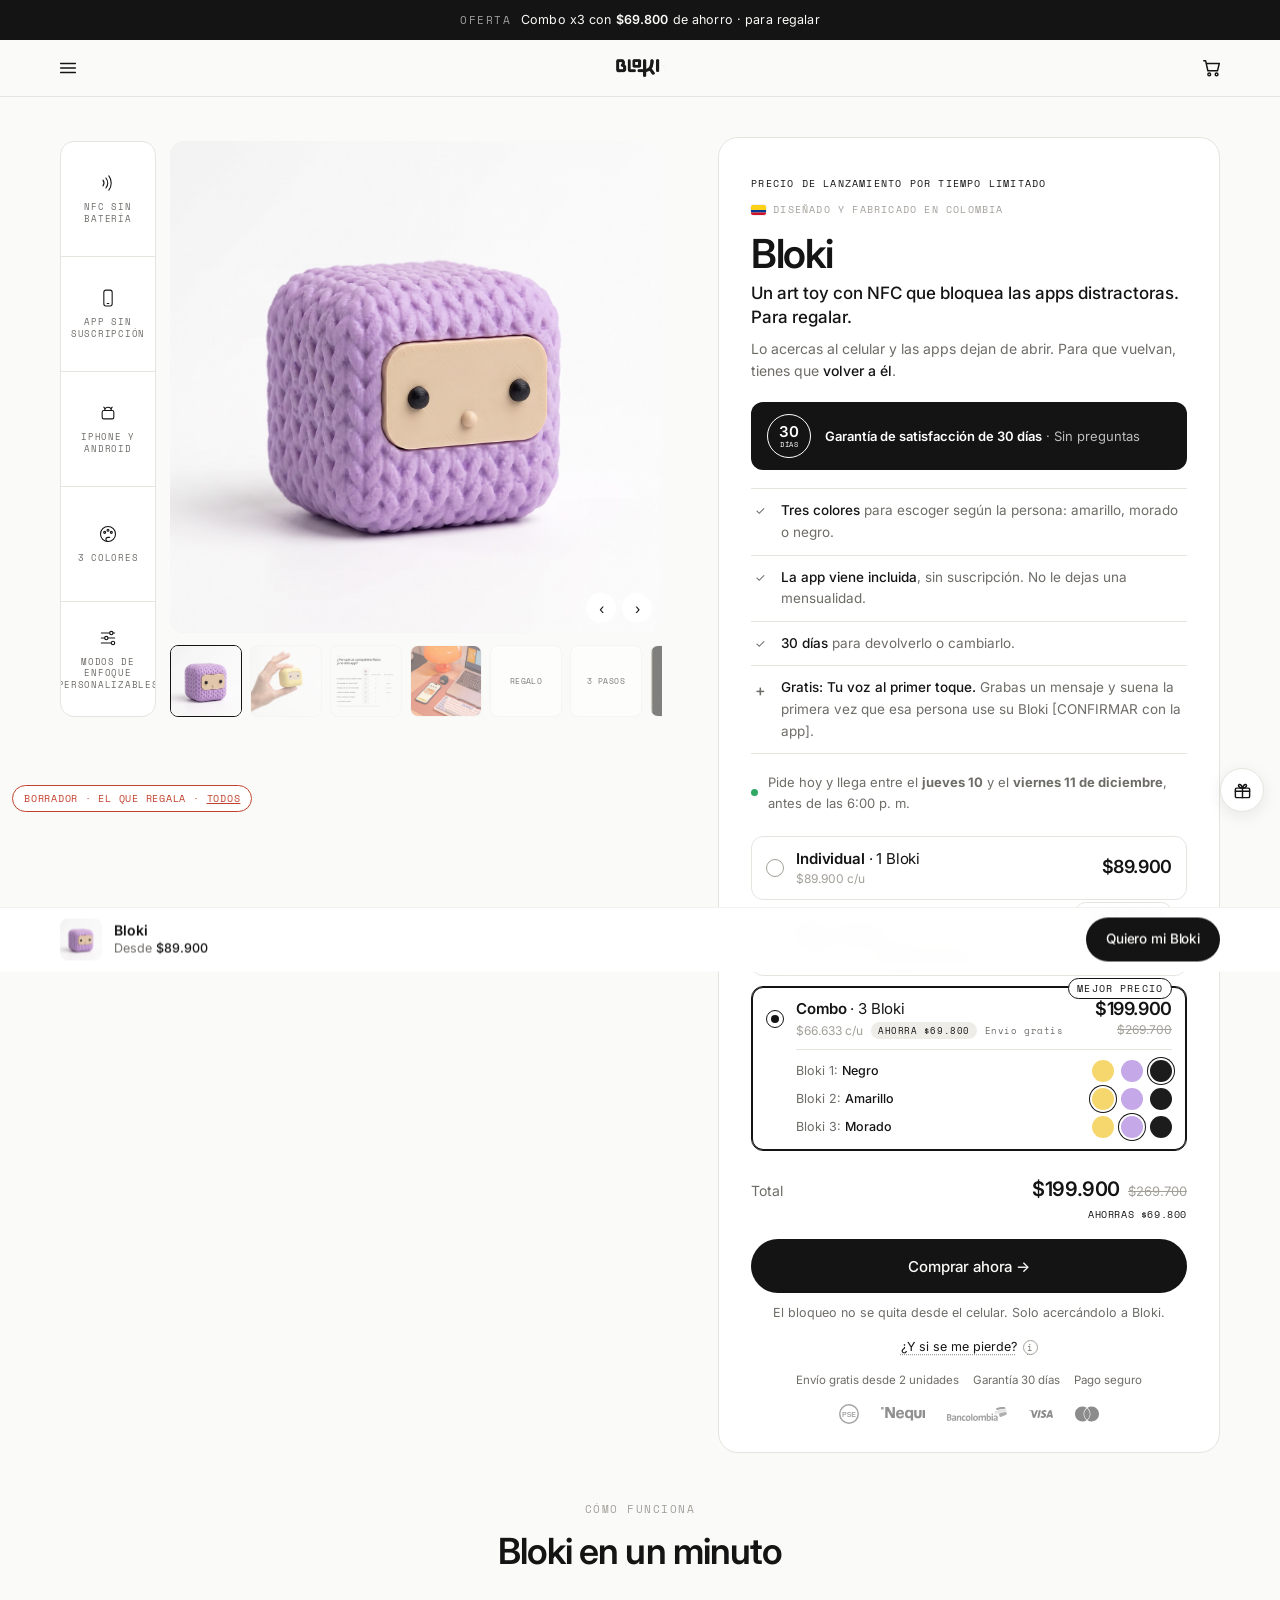
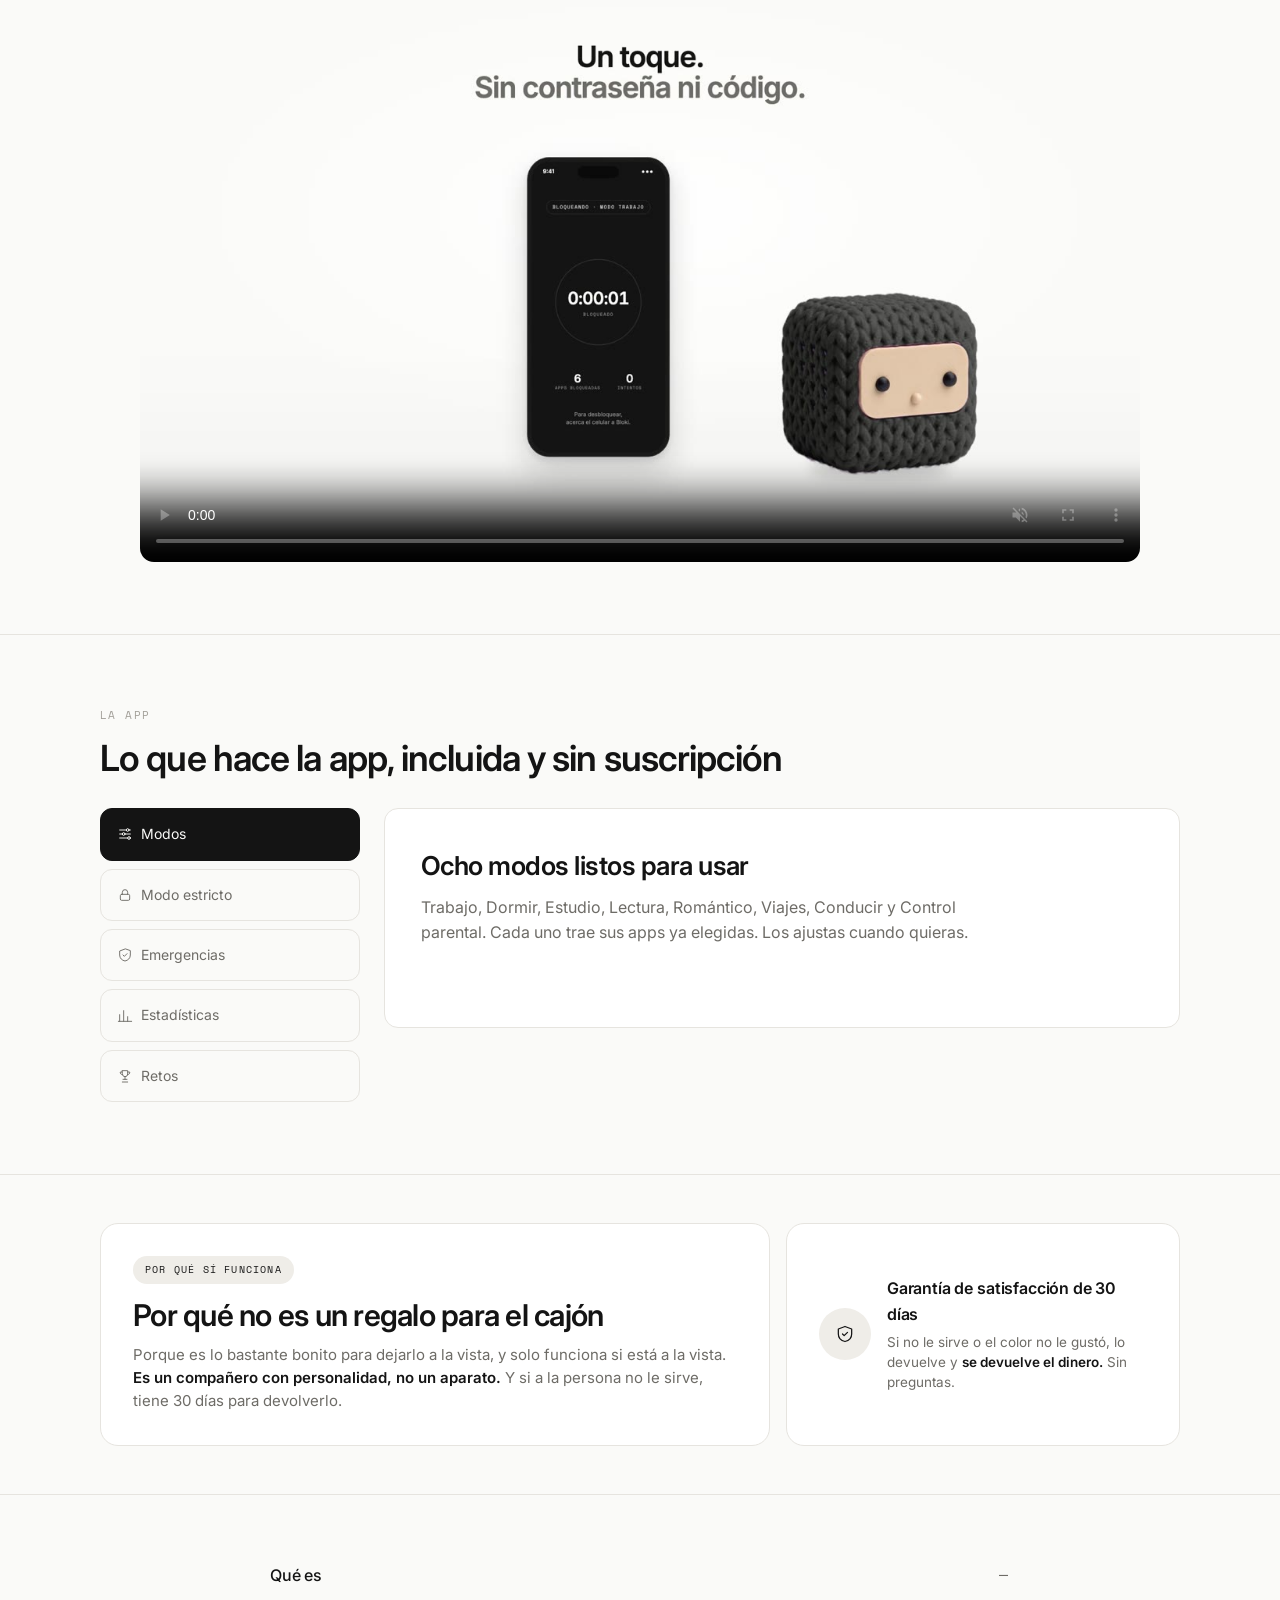
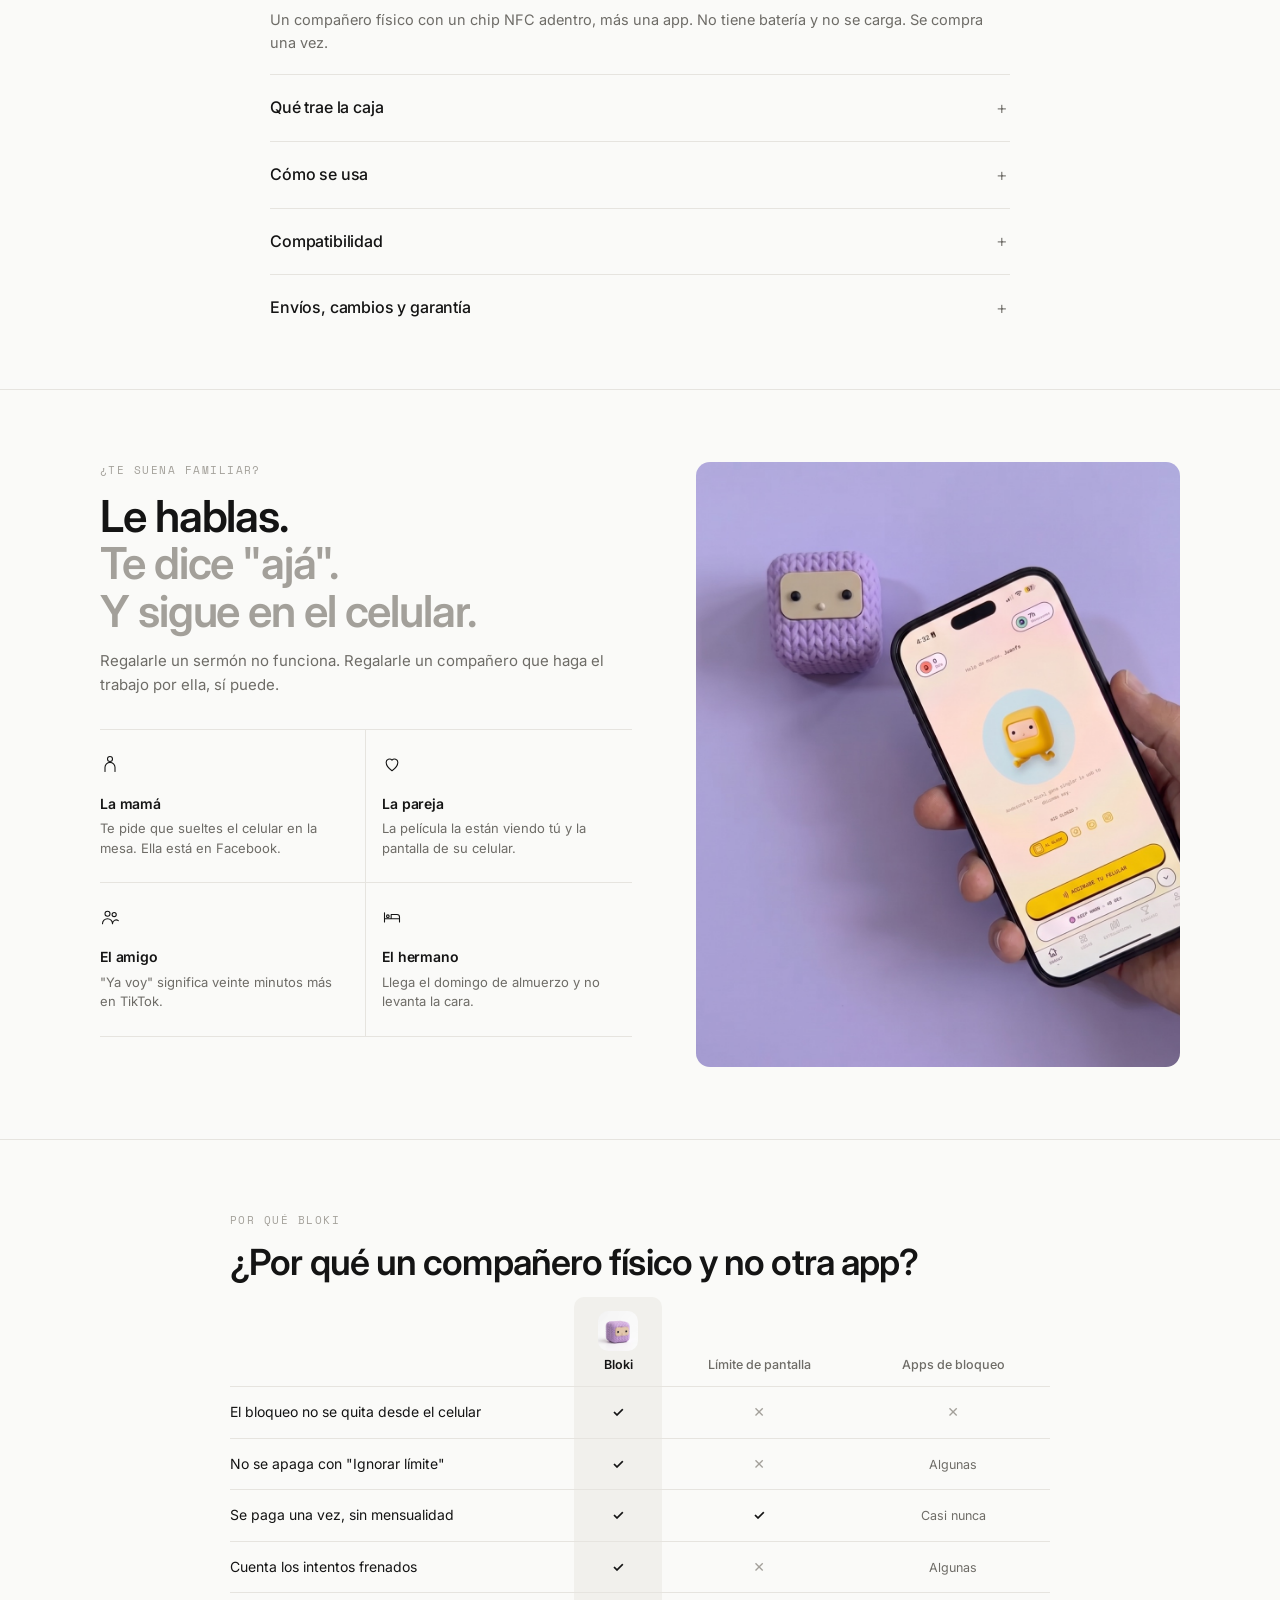
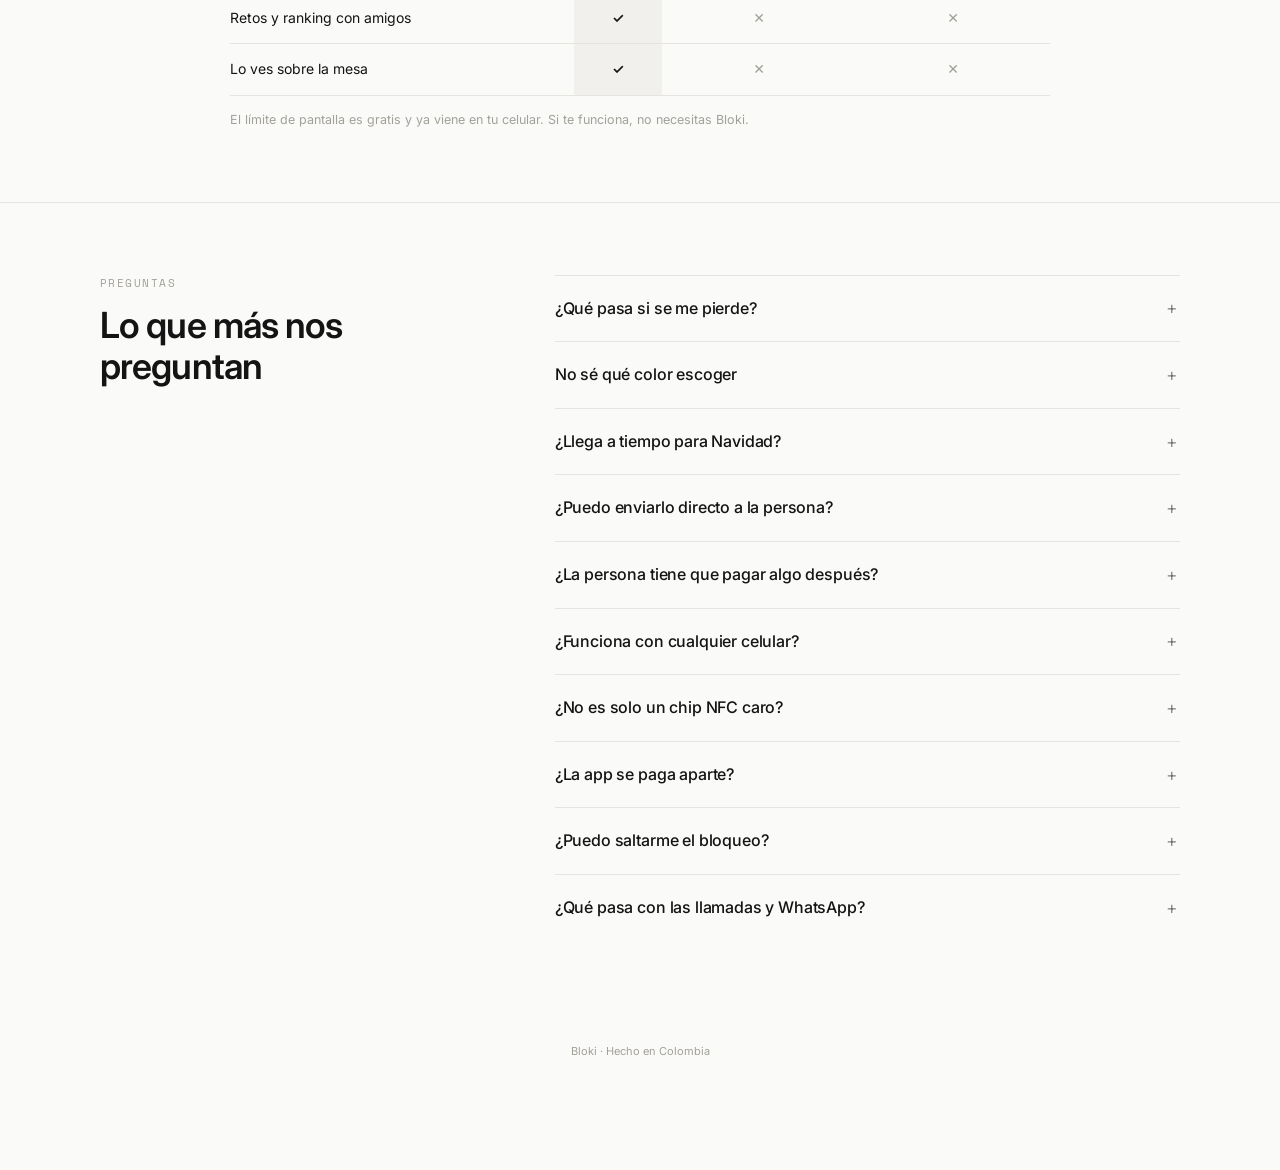
<file: regalo/index.html>
<!doctype html>
<html lang="es-CO"><head>
<meta charset="utf-8"><meta name="viewport" content="width=device-width,initial-scale=1">
<title>Bloki · Un regalo para el que no suelta el celular</title>
<meta name="description" content="Bloki es un art toy con NFC que bloquea las apps distractoras. Un regalo para el que siempre está en el celular. Tres colores, app incluida sin suscripción.">
<meta property="og:title" content="Bloki · Un regalo para el que no suelta el celular"><meta property="og:description" content="Bloki es un art toy con NFC que bloquea las apps distractoras. Un regalo para el que siempre está en el celular. Tres colores, app incluida sin suscripción.">
<meta property="og:image" content="../assets/bloki-lila-tejido.jpg">
<meta name="robots" content="noindex">
<link rel="preconnect" href="https://fonts.googleapis.com"><link rel="preconnect" href="https://fonts.gstatic.com" crossorigin>
<link href="https://fonts.googleapis.com/css2?family=Inter:wght@400;500;600&family=Space+Mono:wght@400&display=swap" rel="stylesheet">
<link rel="stylesheet" href="../assets/bloki-landing.css">
<style>.todo-inline{color:#c2412d}</style>
</head><body>
<div class="draft-bar">BORRADOR · El que regala · <a href="../index.html">todos</a></div>
<div class="announce"><b class="tag">OFERTA</b>Combo x3 con <b>$69.800</b> de ahorro · para regalar</div><header class="header"><div class="header__in">
  <details class="menu"><summary aria-label="Menú"><svg viewBox="0 0 24 24" fill="none" stroke="currentColor" stroke-width="1.6" stroke-linecap="round" stroke-linejoin="round" aria-hidden="true"><path d="M4 7h16M4 12h16M4 17h16"/></svg></summary>
    <nav class="menu__panel"><a href="#comprar" data-goto-buy>Comprar</a><a href="#como-funciona">Cómo funciona</a><a href="#preguntas">Preguntas</a></nav></details>
  <a class="header__logo" href="#top"><img src="../assets/bloki-wordmark.png" alt="Bloki" width="64" height="26"></a>
  <a class="header__cart" href="#comprar" data-goto-buy aria-label="Comprar"><svg viewBox="0 0 24 24" fill="none" stroke="currentColor" stroke-width="1.6" stroke-linecap="round" stroke-linejoin="round" aria-hidden="true"><path d="M3 4h2l2.5 11h10.5l2-8H6.5"/><circle cx="9" cy="19" r="1.5"/><circle cx="17" cy="19" r="1.5"/></svg></a>
</div></header><div class="pdp"><section class="sec sec--tight" id="top"><div class="wrap">
  <div class="gal"><div class="chips"><div class="chip"><svg viewBox="0 0 24 24" fill="none" stroke="currentColor" stroke-width="1.3" stroke-linecap="round" stroke-linejoin="round" aria-hidden="true"><path d="M6 8.5a6 6 0 0 1 0 7"/><path d="M9.5 6a10 10 0 0 1 0 12"/><path d="M13 3.5a14 14 0 0 1 0 17"/></svg><span>NFC SIN BATERÍA</span></div><div class="chip"><svg viewBox="0 0 24 24" fill="none" stroke="currentColor" stroke-width="1.3" stroke-linecap="round" stroke-linejoin="round" aria-hidden="true"><rect x="7" y="2.5" width="10" height="19" rx="2.5"/><path d="M11 18.5h2"/></svg><span>APP SIN SUSCRIPCIÓN</span></div><div class="chip"><svg viewBox="0 0 24 24" fill="none" stroke="currentColor" stroke-width="1.3" stroke-linecap="round" stroke-linejoin="round" aria-hidden="true"><rect x="5" y="9" width="14" height="10" rx="2"/><path d="M8 9a4 4 0 0 1 8 0"/><path d="M7 5l1.5 2M17 5l-1.5 2"/></svg><span>IPHONE Y ANDROID</span></div><div class="chip"><svg viewBox="0 0 24 24" fill="none" stroke="currentColor" stroke-width="1.3" stroke-linecap="round" stroke-linejoin="round" aria-hidden="true"><circle cx="12" cy="12" r="9"/><circle cx="8" cy="10" r="1.2"/><circle cx="12" cy="7.5" r="1.2"/><circle cx="16" cy="10" r="1.2"/><path d="M12 21a2.5 2.5 0 0 1 0-5h2"/></svg><span>3 COLORES</span></div><div class="chip"><svg viewBox="0 0 24 24" fill="none" stroke="currentColor" stroke-width="1.3" stroke-linecap="round" stroke-linejoin="round" aria-hidden="true"><path d="M4 6h10M18 6h2M4 12h4M12 12h8M4 18h12M20 18h0"/><circle cx="16" cy="6" r="2"/><circle cx="10" cy="12" r="2"/><circle cx="18" cy="18" r="2"/></svg><span>MODOS DE ENFOQUE PERSONALIZABLES</span></div></div>
    <div><div class="gal__main"><div class="gal__slide gal__slide--cover on"><img src="../assets/bloki-lila-tejido.jpg" alt="Bloki morado tejido, tu compañero físico que bloquea las apps que eliges"></div><div class="gal__slide gal__slide--cover"><img src="../assets/bloki-amarillo-mano.jpg" alt="Bloki amarillo en la mano: cabe entre dos dedos" loading="lazy"></div><div class="gal__slide gal__slide--cover"><img src="../assets/bloki-comparativa.jpg" alt="Bloki frente al límite de pantalla y las apps de bloqueo" loading="lazy"></div><div class="gal__slide gal__slide--cover"><img src="../assets/bloki-negro-escritorio.jpg" alt="Bloki negro en el escritorio, junto al celular con el modo Trabajo" loading="lazy"></div><div class="gal__slide"><div class="info"><span class="info__k">Para quién</span><p class="info__t">A quién se le regala un Bloki.</p><ol><li><b>A mamá o papá</b>Los que te piden que sueltes el celular, con el celular en la mano.</li><li><b>A tu pareja</b>Dos colores, y el reto 1 vs 1 desde el primer día.</li><li><b>Al amigo del "ya voy"</b>El que siempre llega tarde porque estaba en el celular.</li></ol></div></div><div class="gal__slide"><div class="info"><span class="info__k">Cómo funciona</span><p class="info__t">Un compañero físico, una app y un toque.</p><ol><li><b>1. Eliges las apps</b>Vienen ocho modos listos. Ajustas los que quieras.</li><li><b>2. Acercas el celular</b>NFC. Sin contraseña ni código.</li><li><b>3. Dejas a Bloki ahí</b>Para desbloquear tienes que volver a él.</li></ol></div></div><div class="gal__slide gal__slide--cover"><img src="../assets/app-session.jpg" alt="Sesión activa en la app de Bloki" loading="lazy"></div><div class="gal__slide"><div class="info info--ink"><span class="info__k">Evidencia · Colombia</span><span class="info__big">3 h 25 min</span><p class="info__t" style="margin-top:6px">al día en redes sociales. Es el promedio en Colombia.</p><ul style="color:var(--ink)"><li><b>Top 5 mundial</b>en tiempo frente a pantallas: unas 8 h 43 min diarias en internet.</li><li><b>8 de cada 10</b>celulares en Colombia son Android. Bloki funciona con los dos.</li></ul><p style="font-size:9.5px;color:var(--ink-muted);margin:10px 0 0">Fuente: Digital 2025 (DataReportal) vía Portafolio · La República · Statcounter jul-2026</p></div></div><div class="gal__slide gal__slide--cover"><img src="../assets/app-retos.jpg" alt="Retos con amigos en la app de Bloki" loading="lazy"></div><div class="gal__slide"><div class="info" style="background:var(--paper)"><span class="info__k">La diferencia</span><p class="info__t">Lo que tienen todos los demás: se quitan desde el mismo celular.</p><ul><li><b>Límite de pantalla</b>Se apaga con "Ignorar límite".</li><li><b>Borrar las apps</b>Se vuelven a bajar en cuarenta segundos.</li><li><b>Bloki</b>Solo se quita acercando el celular a Bloki, donde lo dejaste.</li></ul></div></div><div class="gal__slide gal__slide--cover"><img src="../assets/bloki-morado-app.jpg" alt="Bloki morado junto al celular con la app abierta" loading="lazy"></div><div class="gal__arrows"><button type="button" data-gal-prev aria-label="Anterior">‹</button><button type="button" data-gal-next aria-label="Siguiente">›</button></div></div>
    <div class="thumbs"><button type="button" class="on" aria-label="Imagen 1"><img src="../assets/bloki-lila-tejido.jpg" alt=""></button><button type="button" class="" aria-label="Imagen 2"><img src="../assets/bloki-amarillo-mano.jpg" alt=""></button><button type="button" class="" aria-label="Imagen 3"><img src="../assets/bloki-comparativa.jpg" alt=""></button><button type="button" class="" aria-label="Imagen 4"><img src="../assets/bloki-negro-escritorio.jpg" alt=""></button><button type="button" class="" aria-label="Imagen 5"><span class="t-info">REGALO</span></button><button type="button" class="" aria-label="Imagen 6"><span class="t-info">3 PASOS</span></button><button type="button" class="" aria-label="Imagen 7"><img src="../assets/app-session.jpg" alt=""></button><button type="button" class="" aria-label="Imagen 8"><span class="t-info">DATO</span></button><button type="button" class="" aria-label="Imagen 9"><img src="../assets/app-retos.jpg" alt=""></button><button type="button" class="" aria-label="Imagen 10"><span class="t-info">VS</span></button><button type="button" class="" aria-label="Imagen 11"><img src="../assets/bloki-morado-app.jpg" alt=""></button></div></div></div>
</div></section><section class="sec buy" id="comprar"><div class="wrap">
  <div class="buy__card">
    <div class="buy__top"><span><span class="launch">Precio de lanzamiento por tiempo limitado</span></span><span class="pill"><svg class="flag" viewBox="0 0 3 2" aria-hidden="true"><rect width="3" height="1" fill="#FCD116"/><rect y="1" width="3" height=".5" fill="#003893"/><rect y="1.5" width="3" height=".5" fill="#CE1126"/></svg>Diseñado y fabricado en Colombia</span></div>
    <h1 class="buy__title">Bloki</h1>
    <p class="buy__sub">Un art toy con NFC que bloquea las apps distractoras. Para regalar.</p>
    <p class="buy__lead">Lo acercas al celular y las apps dejan de abrir. Para que vuelvan, tienes que <b>volver a él</b>.</p>
    <div class="guar-bar"><span class="guar__seal">30<small>DÍAS</small></span><p><b>Garantía de satisfacción de 30 días</b> · Sin preguntas</p></div>
    <ul class="checks"><li><span class="ck"></span><span><b>Tres colores</b> para escoger según la persona: amarillo, morado o negro.</span></li><li><span class="ck"></span><span><b>La app viene incluida</b>, sin suscripción. No le dejas una mensualidad.</span></li><li><span class="ck"></span><span><b>30 días</b> para devolverlo o cambiarlo.</span></li><li><span class="ck ck--gift"></span><span><b>Gratis: Tu voz al primer toque.</b> Grabas un mensaje y suena la primera vez que esa persona use su Bloki [CONFIRMAR con la app].</span></li></ul>
    <p class="ship"><i></i><span data-eta>Llega en 2 a 5 días hábiles · Envío a toda Colombia</span></p>
    <div class="plans" role="radiogroup" aria-label="Elige tu plan"><div class="plan" role="radio" tabindex="0" aria-checked="false" data-qty="1" data-price="89900">
      <div class="plan__row"><span class="plan__dot"></span>
        <div><p class="plan__name"><b>Individual</b> · 1 Bloki</p>
        <p class="plan__desc">$89.900 c/u</p></div>
        <p class="plan__price"><strong>$89.900</strong></p></div>
      <div class="colors"><div class="colors__row"><span>Color: <b>Negro</b></span><span class="sw"><button type="button" class="" style="--c:#F5D76E" data-color="Amarillo" aria-label="Amarillo"></button><button type="button" class="" style="--c:#C5A8E8" data-color="Morado" aria-label="Morado"></button><button type="button" class="on" style="--c:#1C1C1C" data-color="Negro" aria-label="Negro"></button></span></div></div></div><div class="plan" role="radio" tabindex="0" aria-checked="false" data-qty="2" data-price="159900"><span class="plan__badge">RECOMENDADO</span>
      <div class="plan__row"><span class="plan__dot"></span>
        <div><p class="plan__name"><b>Dúo</b> · 2 Bloki</p>
        <p class="plan__desc">$79.950 c/u<span class="plan__save">AHORRA $19.900</span><span class="plan__perk">Envío gratis</span></p></div>
        <p class="plan__price"><strong>$159.900</strong><s>$179.800</s></p></div>
      <div class="colors"><div class="colors__row"><span>Bloki 1: <b>Negro</b></span><span class="sw"><button type="button" class="" style="--c:#F5D76E" data-color="Amarillo" aria-label="Amarillo"></button><button type="button" class="" style="--c:#C5A8E8" data-color="Morado" aria-label="Morado"></button><button type="button" class="on" style="--c:#1C1C1C" data-color="Negro" aria-label="Negro"></button></span></div><div class="colors__row"><span>Bloki 2: <b>Amarillo</b></span><span class="sw"><button type="button" class="on" style="--c:#F5D76E" data-color="Amarillo" aria-label="Amarillo"></button><button type="button" class="" style="--c:#C5A8E8" data-color="Morado" aria-label="Morado"></button><button type="button" class="" style="--c:#1C1C1C" data-color="Negro" aria-label="Negro"></button></span></div></div></div><div class="plan on" role="radio" tabindex="0" aria-checked="true" data-qty="3" data-price="199900"><span class="plan__badge plan__badge--y">MEJOR PRECIO</span>
      <div class="plan__row"><span class="plan__dot"></span>
        <div><p class="plan__name"><b>Combo</b> · 3 Bloki</p>
        <p class="plan__desc">$66.633 c/u<span class="plan__save">AHORRA $69.800</span><span class="plan__perk">Envío gratis</span></p></div>
        <p class="plan__price"><strong>$199.900</strong><s>$269.700</s></p></div>
      <div class="colors"><div class="colors__row"><span>Bloki 1: <b>Negro</b></span><span class="sw"><button type="button" class="" style="--c:#F5D76E" data-color="Amarillo" aria-label="Amarillo"></button><button type="button" class="" style="--c:#C5A8E8" data-color="Morado" aria-label="Morado"></button><button type="button" class="on" style="--c:#1C1C1C" data-color="Negro" aria-label="Negro"></button></span></div><div class="colors__row"><span>Bloki 2: <b>Amarillo</b></span><span class="sw"><button type="button" class="on" style="--c:#F5D76E" data-color="Amarillo" aria-label="Amarillo"></button><button type="button" class="" style="--c:#C5A8E8" data-color="Morado" aria-label="Morado"></button><button type="button" class="" style="--c:#1C1C1C" data-color="Negro" aria-label="Negro"></button></span></div><div class="colors__row"><span>Bloki 3: <b>Morado</b></span><span class="sw"><button type="button" class="" style="--c:#F5D76E" data-color="Amarillo" aria-label="Amarillo"></button><button type="button" class="on" style="--c:#C5A8E8" data-color="Morado" aria-label="Morado"></button><button type="button" class="" style="--c:#1C1C1C" data-color="Negro" aria-label="Negro"></button></span></div></div></div></div>
    <div class="total"><span>Total</span><span><strong data-total></strong><s data-compare hidden></s><span class="save" data-save hidden></span></span></div>
    <button type="button" class="btn btn--block" data-buy>Comprar ahora →</button>
    <p class="buy__err" role="alert"></p>
    <p class="buy__note">El bloqueo no se quita desde el celular. Solo acercándolo a Bloki.</p>
    <div class="tip"><button type="button" class="tip__btn" aria-describedby="tip-perdida">¿Y si se me pierde? <span class="tip__i" aria-hidden="true">i</span></button>
      <span class="tip__box" role="tooltip" id="tip-perdida">Cada Bloki trae <b>3 desbloqueos de emergencia</b>. Respondes tu pregunta de seguridad y tus apps se desbloquean. Si necesitas más, los encuentras dentro de la app.</span></div>
    <ul class="micro"><li>Envío gratis desde 2 unidades</li><li>Garantía 30 días</li><li>Pago seguro</li></ul>
    <div class="pay"><img class="pay--pse" src="../assets/pagos/pse.svg" alt="PSE" loading="lazy"><img class="pay--nequi" src="../assets/pagos/nequi.svg" alt="Nequi" loading="lazy"><img class="pay--bancolombia" src="../assets/pagos/bancolombia.svg" alt="Bancolombia" loading="lazy"><img class="pay--visa" src="../assets/pagos/visa.svg" alt="VISA" loading="lazy"><img class="pay--mastercard" src="../assets/pagos/mastercard.svg" alt="Mastercard" loading="lazy"></div>
  </div>
</div></section></div><section class="sec" id="video"><div class="wrap">
  <div class="center"><span class="eyebrow">Cómo funciona</span><h2 class="h2">Bloki en un minuto</h2></div>
  <div class="vid"><video src="../assets/bloki-como-funciona.mp4" poster="../assets/bloki-como-funciona.jpg" muted playsinline loop controls preload="none" data-autoplay></video></div>
</div></section><section class="sec sec--deep" id="funciones"><div class="wrap">
  <span class="eyebrow">La app</span><h2 class="h2">Lo que hace la app, incluida y sin suscripción</h2>
  <div class="fx"><div class="fx__tabs" role="tablist"><button type="button" role="tab" class="on" aria-selected="true"><svg viewBox="0 0 24 24" fill="none" stroke="currentColor" stroke-width="1.4" stroke-linecap="round" stroke-linejoin="round" aria-hidden="true"><path d="M4 6h10M18 6h2M4 12h4M12 12h8M4 18h12M20 18h0"/><circle cx="16" cy="6" r="2"/><circle cx="10" cy="12" r="2"/><circle cx="18" cy="18" r="2"/></svg><span>Modos</span></button><button type="button" role="tab" class="" aria-selected="false"><svg viewBox="0 0 24 24" fill="none" stroke="currentColor" stroke-width="1.4" stroke-linecap="round" stroke-linejoin="round" aria-hidden="true"><rect x="5" y="11" width="14" height="9" rx="2"/><path d="M8 11V8a4 4 0 0 1 8 0v3"/></svg><span>Modo estricto</span></button><button type="button" role="tab" class="" aria-selected="false"><svg viewBox="0 0 24 24" fill="none" stroke="currentColor" stroke-width="1.4" stroke-linecap="round" stroke-linejoin="round" aria-hidden="true"><path d="M12 3 4 6v6c0 5 3.5 8 8 9 4.5-1 8-4 8-9V6Z"/><path d="m9 12 2 2 4-4"/></svg><span>Emergencias</span></button><button type="button" role="tab" class="" aria-selected="false"><svg viewBox="0 0 24 24" fill="none" stroke="currentColor" stroke-width="1.4" stroke-linecap="round" stroke-linejoin="round" aria-hidden="true"><path d="M4 20V10M10 20V4M16 20v-7M22 20H2"/></svg><span>Estadísticas</span></button><button type="button" role="tab" class="" aria-selected="false"><svg viewBox="0 0 24 24" fill="none" stroke="currentColor" stroke-width="1.4" stroke-linecap="round" stroke-linejoin="round" aria-hidden="true"><path d="M8 4h8v5a4 4 0 0 1-8 0Z"/><path d="M8 6H5a3 3 0 0 0 3 4M16 6h3a3 3 0 0 1-3 4M12 13v4M8 21h8M9 17h6"/></svg><span>Retos</span></button></div><div class="fx__body"><div class="fx__panel" role="tabpanel"><h3>Ocho modos listos para usar</h3><p>Trabajo, Dormir, Estudio, Lectura, Romántico, Viajes, Conducir y Control parental. Cada uno trae sus apps ya elegidas. Los ajustas cuando quieras.</p></div><div class="fx__panel" role="tabpanel" hidden><h3>Que terminar antes cueste</h3><p>Con el modo estricto activo, la sesión no se termina desde el celular. Para salir, vuelves a Bloki.</p></div><div class="fx__panel" role="tabpanel" hidden><h3>3 desbloqueos de emergencia</h3><p>Si pierdes a Bloki o de verdad lo necesitas, respondes tu pregunta de seguridad y tus apps se desbloquean. Si necesitas más, los encuentras dentro de la app.</p></div><div class="fx__panel" role="tabpanel" hidden><h3>Racha e intentos frenados</h3><p>La app cuenta los días seguidos que cumples, las horas que llevas bloqueadas y cada vez que intentaste abrir una app bloqueada.</p></div><div class="fx__panel" role="tabpanel" hidden><h3>Retos y ranking con amigos</h3><p>Arma un reto 1 vs 1 o en grupo y compite por horas bloqueadas. Si terminas antes, ese día no suma a tu racha.</p></div></div></div>
</div></section><section class="sec sec--tight"><div class="wrap why">
  <div class="why__card"><span class="why__tag">Por qué sí funciona</span><h3>Por qué no es un regalo para el cajón</h3><p>Porque es lo bastante bonito para dejarlo a la vista, y solo funciona si está a la vista. <b>Es un compañero con personalidad, no un aparato.</b> Y si a la persona no le sirve, tiene 30 días para devolverlo.</p></div>
  <div class="why__card why__guar"><span class="why__icon"><svg viewBox="0 0 24 24" fill="none" stroke="currentColor" stroke-width="1.5" stroke-linecap="round" stroke-linejoin="round" aria-hidden="true"><path d="M12 3 4 6v6c0 5 3.5 8 8 9 4.5-1 8-4 8-9V6Z"/><path d="m9 12 2 2 4-4"/></svg></span><div><h4>Garantía de satisfacción de 30 días</h4><p>Si no le sirve o el color no le gustó, lo devuelve y <b>se devuelve el dinero.</b> Sin preguntas.</p></div></div>
</div></section><section class="sec sec--tight" id="como-funciona"><div class="wrap"><div class="acc"><details open><summary>Qué es</summary><div class="acc__body"><p>Un compañero físico con un chip NFC adentro, más una app. No tiene batería y no se carga. Se compra una vez.</p></div></details><details><summary>Qué trae la caja</summary><div class="acc__body"><p><b>1 Bloki</b>, en el color que elegiste.</p><p><b>Instrucciones de uso.</b> De la caja a tu primer bloqueo en un par de minutos.</p><p><b>Tu bienvenida a la comunidad Bloki.</b> Retos, ranking y gente bloqueando contigo.</p></div></details><details><summary>Cómo se usa</summary><div class="acc__body"><p>Abres la app y eliges qué apps se bloquean. Acercas la parte de arriba del celular a Bloki y el modo se activa. Para desbloquear, vuelves a acercarlo.</p></div></details><details><summary>Compatibilidad</summary><div class="acc__body"><p>iPhone y Android con NFC. La mayoría de celulares desde 2015 lo tienen. Cada Bloki se vincula a un solo celular: si son dos, cada uno necesita el suyo.</p></div></details><details><summary>Envíos, cambios y garantía</summary><div class="acc__body"><p>Envío a toda Colombia, de 2 a 5 días hábiles. <b>Gratis llevando 2 o más.</b></p><p><b>30 días de garantía:</b> lo devuelves y te devolvemos el dinero, sin preguntas.</p></div></details></div></div></section>
<section class="sec sec--deep"><div class="wrap">
  <div class="split"><div class="split__copy"><span class="eyebrow">¿Te suena familiar?</span>
  <h2 class="h2 h2--lines"><span>Le hablas.</span><span>Te dice "ajá".</span><span>Y sigue en el celular.</span></h2>
  <p class="lead">Regalarle un sermón no funciona. Regalarle un compañero que haga el trabajo por ella, sí puede.</p>
  <div class="pains"><div class="pain"><span class="pain__ic"><svg viewBox="0 0 24 24" fill="none" stroke="currentColor" stroke-width="1.3" stroke-linecap="round" stroke-linejoin="round" aria-hidden="true"><circle cx="12" cy="6" r="3"/><path d="M6 21v-5a6 6 0 0 1 12 0v5"/></svg></span><h3>La mamá</h3><p>Te pide que sueltes el celular en la mesa. Ella está en Facebook.</p></div><div class="pain"><span class="pain__ic"><svg viewBox="0 0 24 24" fill="none" stroke="currentColor" stroke-width="1.3" stroke-linecap="round" stroke-linejoin="round" aria-hidden="true"><path d="M12 20s-7-4.4-7-10a4 4 0 0 1 7-2.6A4 4 0 0 1 19 10c0 5.6-7 10-7 10Z"/></svg></span><h3>La pareja</h3><p>La película la están viendo tú y la pantalla de su celular.</p></div><div class="pain"><span class="pain__ic"><svg viewBox="0 0 24 24" fill="none" stroke="currentColor" stroke-width="1.3" stroke-linecap="round" stroke-linejoin="round" aria-hidden="true"><circle cx="9" cy="8" r="3"/><circle cx="17" cy="9" r="2.5"/><path d="M3 20a6 6 0 0 1 12 0M15 20a4.5 4.5 0 0 1 7-3.7"/></svg></span><h3>El amigo</h3><p>"Ya voy" significa veinte minutos más en TikTok.</p></div><div class="pain"><span class="pain__ic"><svg viewBox="0 0 24 24" fill="none" stroke="currentColor" stroke-width="1.3" stroke-linecap="round" stroke-linejoin="round" aria-hidden="true"><path d="M3 18V7M3 14h18v4M21 14v-2a3 3 0 0 0-3-3h-7v5"/><circle cx="7" cy="11" r="1.6"/></svg></span><h3>El hermano</h3><p>Llega el domingo de almuerzo y no levanta la cara.</p></div></div></div>
  <figure class="figure"><img src="../assets/bloki-morado-app.jpg" alt="Bloki morado junto al celular con la app abierta" loading="lazy"></figure></div>
</div></section><section class="sec"><div class="wrap">
  <span class="eyebrow">Por qué Bloki</span>
  <h2 class="h2">¿Por qué un compañero físico y no otra app?</h2>
  <table class="cmp"><tr><th></th><th class="us"><img src="../assets/bloki-lila-tejido.jpg" alt="">Bloki</th><th>Límite de pantalla</th><th>Apps de bloqueo</th></tr><tr><td>El bloqueo no se quita desde el celular</td><td class="us"><span class="yes">✓</span></td><td><span class="no">✕</span></td><td><span class="no">✕</span></td></tr><tr><td>No se apaga con "Ignorar límite"</td><td class="us"><span class="yes">✓</span></td><td><span class="no">✕</span></td><td><span class="txt">Algunas</span></td></tr><tr><td>Se paga una vez, sin mensualidad</td><td class="us"><span class="yes">✓</span></td><td><span class="yes">✓</span></td><td><span class="txt">Casi nunca</span></td></tr><tr><td>Cuenta los intentos frenados</td><td class="us"><span class="yes">✓</span></td><td><span class="no">✕</span></td><td><span class="txt">Algunas</span></td></tr><tr><td>Retos y ranking con amigos</td><td class="us"><span class="yes">✓</span></td><td><span class="no">✕</span></td><td><span class="no">✕</span></td></tr><tr><td>Lo ves sobre la mesa</td><td class="us"><span class="yes">✓</span></td><td><span class="no">✕</span></td><td><span class="no">✕</span></td></tr></table>
  <p class="small" style="margin:14px 0 0">El límite de pantalla es gratis y ya viene en tu celular. Si te funciona, no necesitas Bloki.</p>
</div></section><section class="sec sec--deep" id="preguntas"><div class="wrap">
  <div class="faq"><div class="faq__head"><span class="eyebrow">Preguntas</span>
  <h2 class="h2">Lo que más nos preguntan</h2></div>
  <div class="faq__list"><div class="acc"><details><summary>¿Qué pasa si se me pierde?</summary><div class="acc__body"><p>Cada Bloki trae <b>3 desbloqueos de emergencia</b>. Respondes tu pregunta de seguridad y tus apps se desbloquean. Si necesitas más, los encuentras dentro de la app.</p></div></details><details><summary>No sé qué color escoger</summary><div class="acc__body"><p>Si no conoces el gusto de la persona, el amarillo es el color de la marca. Y tiene 30 días para cambiarlo.</p></div></details><details><summary>¿Llega a tiempo para Navidad?</summary><div class="acc__body"><p>Llega en 2 a 5 días hábiles a toda Colombia. [COMPLETAR: fecha límite de pedido para entrega antes del 24 de diciembre.]</p></div></details><details><summary>¿Puedo enviarlo directo a la persona?</summary><div class="acc__body"><p>Sí, pones su dirección en el pago. [CONFIRMAR: si se puede ocultar el precio en la factura o incluir nota de regalo.]</p></div></details><details><summary>¿La persona tiene que pagar algo después?</summary><div class="acc__body"><p>No. La app viene incluida, de por vida, sin suscripción.</p></div></details><details><summary>¿Funciona con cualquier celular?</summary><div class="acc__body"><p>Con iPhone y Android con NFC, que es la mayoría desde 2015.</p></div></details><details><summary>¿No es solo un chip NFC caro?</summary><div class="acc__body"><p>Adentro tiene un chip NFC, sí. Lo que pagas es el compañero físico, la app completa de por vida sin mensualidad, los ocho modos, los retos y el ranking. Y es un compañero que da gusto dejar a la vista: el que se guarda en un cajón no se usa.</p></div></details><details><summary>¿La app se paga aparte?</summary><div class="acc__body"><p>No. Va incluida, de por vida, sin suscripción ni cobros después.</p></div></details><details><summary>¿Puedo saltarme el bloqueo?</summary><div class="acc__body"><p>Si de verdad quieres, sí. Hay modo estricto, pero ningún bloqueo de software es una cárcel. Lo que hace Bloki es que volver cueste más que quedarte afuera, y que si terminas antes, ese día no sume para tu racha.</p></div></details><details><summary>¿Qué pasa con las llamadas y WhatsApp?</summary><div class="acc__body"><p>Las llamadas nunca se bloquean: ni Apple ni Google lo permiten. WhatsApp queda libre por defecto. Si lo agregas, la app te avisa antes.</p></div></details></div></div></div>
</div></section>
<footer style="padding:30px 16px 110px;text-align:center;font-size:11px;color:var(--ink-muted)">Bloki · Hecho en Colombia</footer>
<div class="sticky" aria-hidden="true"><div class="sticky__in">
  <img src="../assets/bloki-lila-tejido.jpg" alt="">
  <span class="sticky__info"><strong>Bloki</strong>Desde <b>$89.900</b></span>
  <a class="btn" href="#comprar" data-goto-buy tabindex="-1">Quiero mi Bloki</a>
</div></div>
<button class="teaser" type="button" aria-label="Ver descuento"><svg viewBox="0 0 24 24" fill="none" stroke="currentColor" stroke-width="1.8" stroke-linecap="round" stroke-linejoin="round" aria-hidden="true"><rect x="3" y="9" width="18" height="12" rx="1.5"/><path d="M3 13h18M12 9v12"/><path d="M12 9S10.5 4 8 4.5 7.5 9 12 9Zm0 0s1.5-5 4-4.5S16.5 9 12 9Z"/></svg></button>
<div class="pop" role="dialog" aria-modal="true" aria-label="Descuento"><div class="pop__box">
  <button class="pop__x" type="button" data-pop-close aria-label="Cerrar">×</button>
  <div class="pop__art"><img src="../assets/bloki-amarillo-mano.jpg" alt=""></div>
  <div class="pop__body"><h3>Un descuento para el regalo</h3><p>Déjanos tu correo y te mandamos el código.</p>
    <form><input type="email" required placeholder="Tu correo" aria-label="Correo"><button class="btn btn--block" type="submit">Quiero el código</button></form>
    <button class="pop__no" type="button" data-pop-close>Ahora no</button>
    <p class="pop__legal">Al dejar tu correo aceptas recibir mensajes de Bloki. Puedes salirte cuando quieras.</p></div>
</div></div>
<script type="application/json" id="bk-config">{"slug": "regalo", "store": "", "unitPrice": 89900, "variants": {"Amarillo": "", "Morado": "", "Negro": ""}, "discountCodes": {}, "popupCode": "[CÓDIGO]", "popupDelay": 12}</script>
<script src="../assets/bloki-landing.js"></script>
</body></html>
</file>
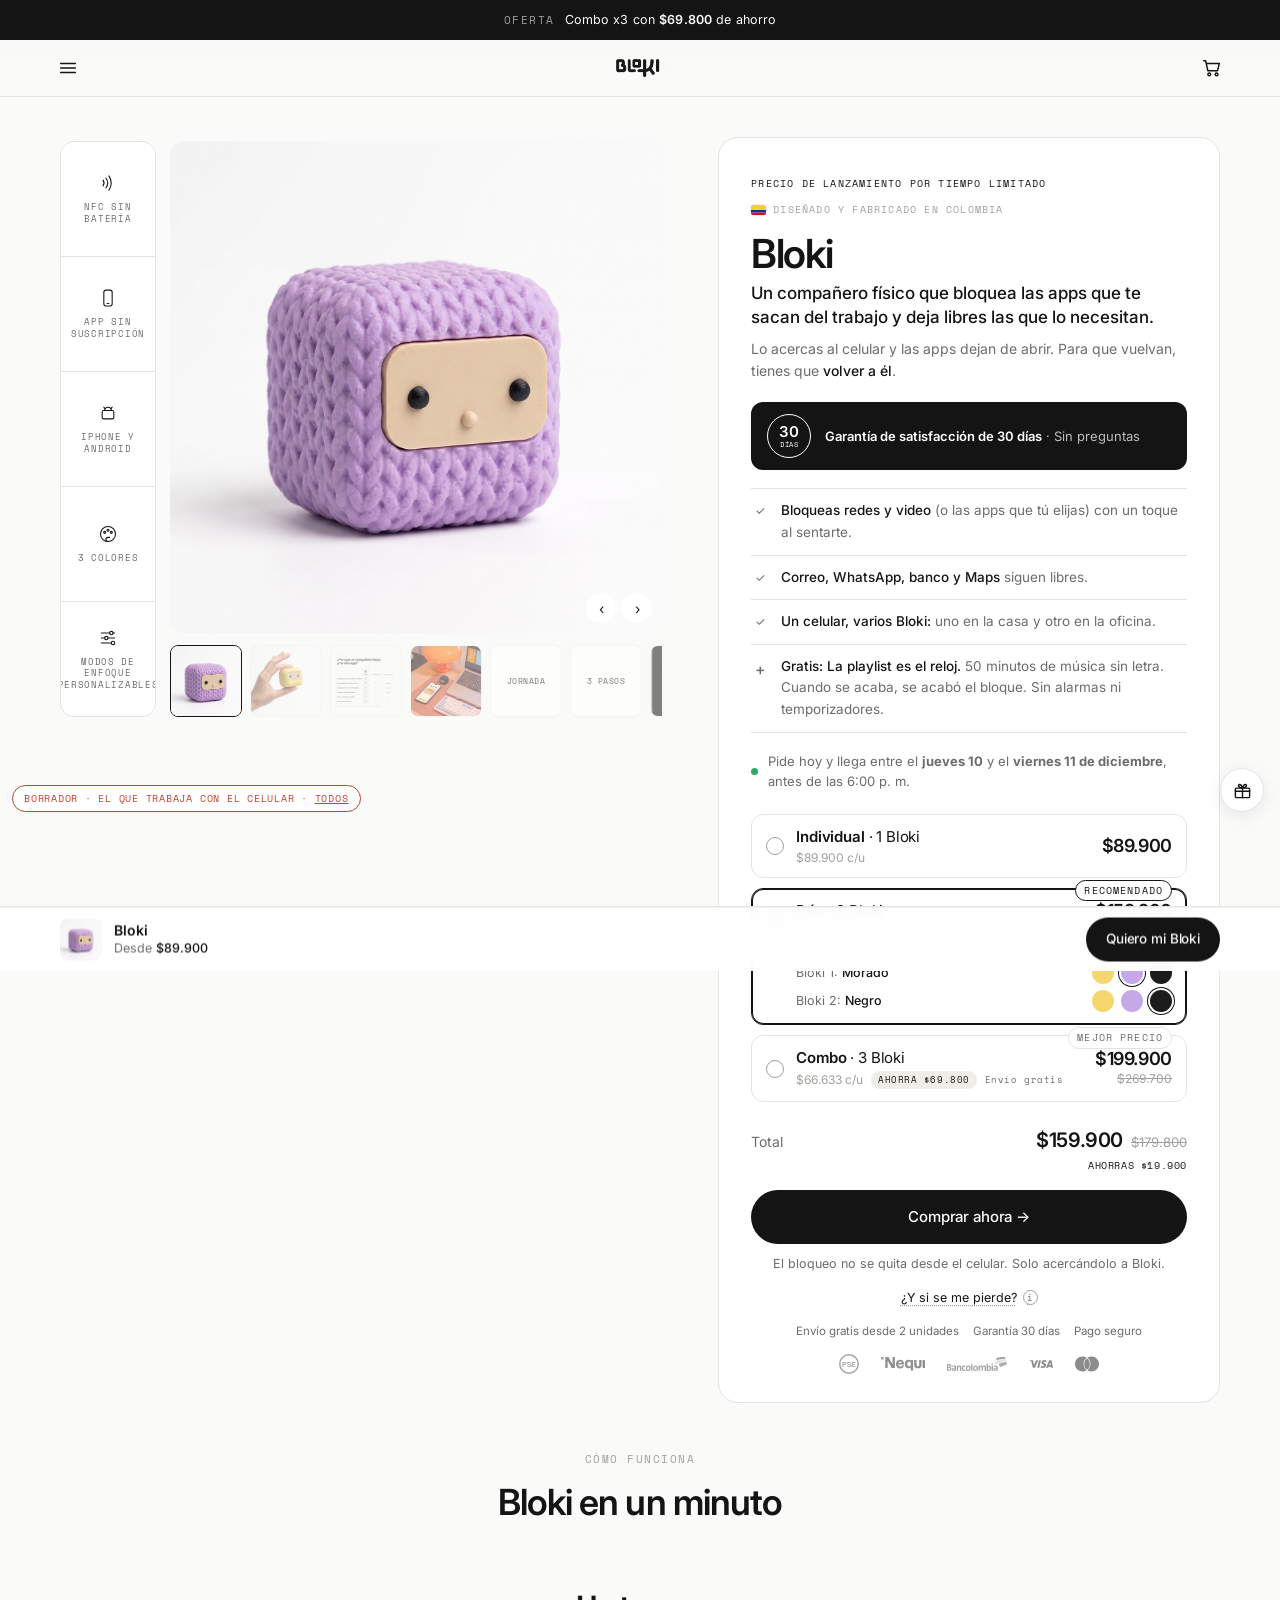
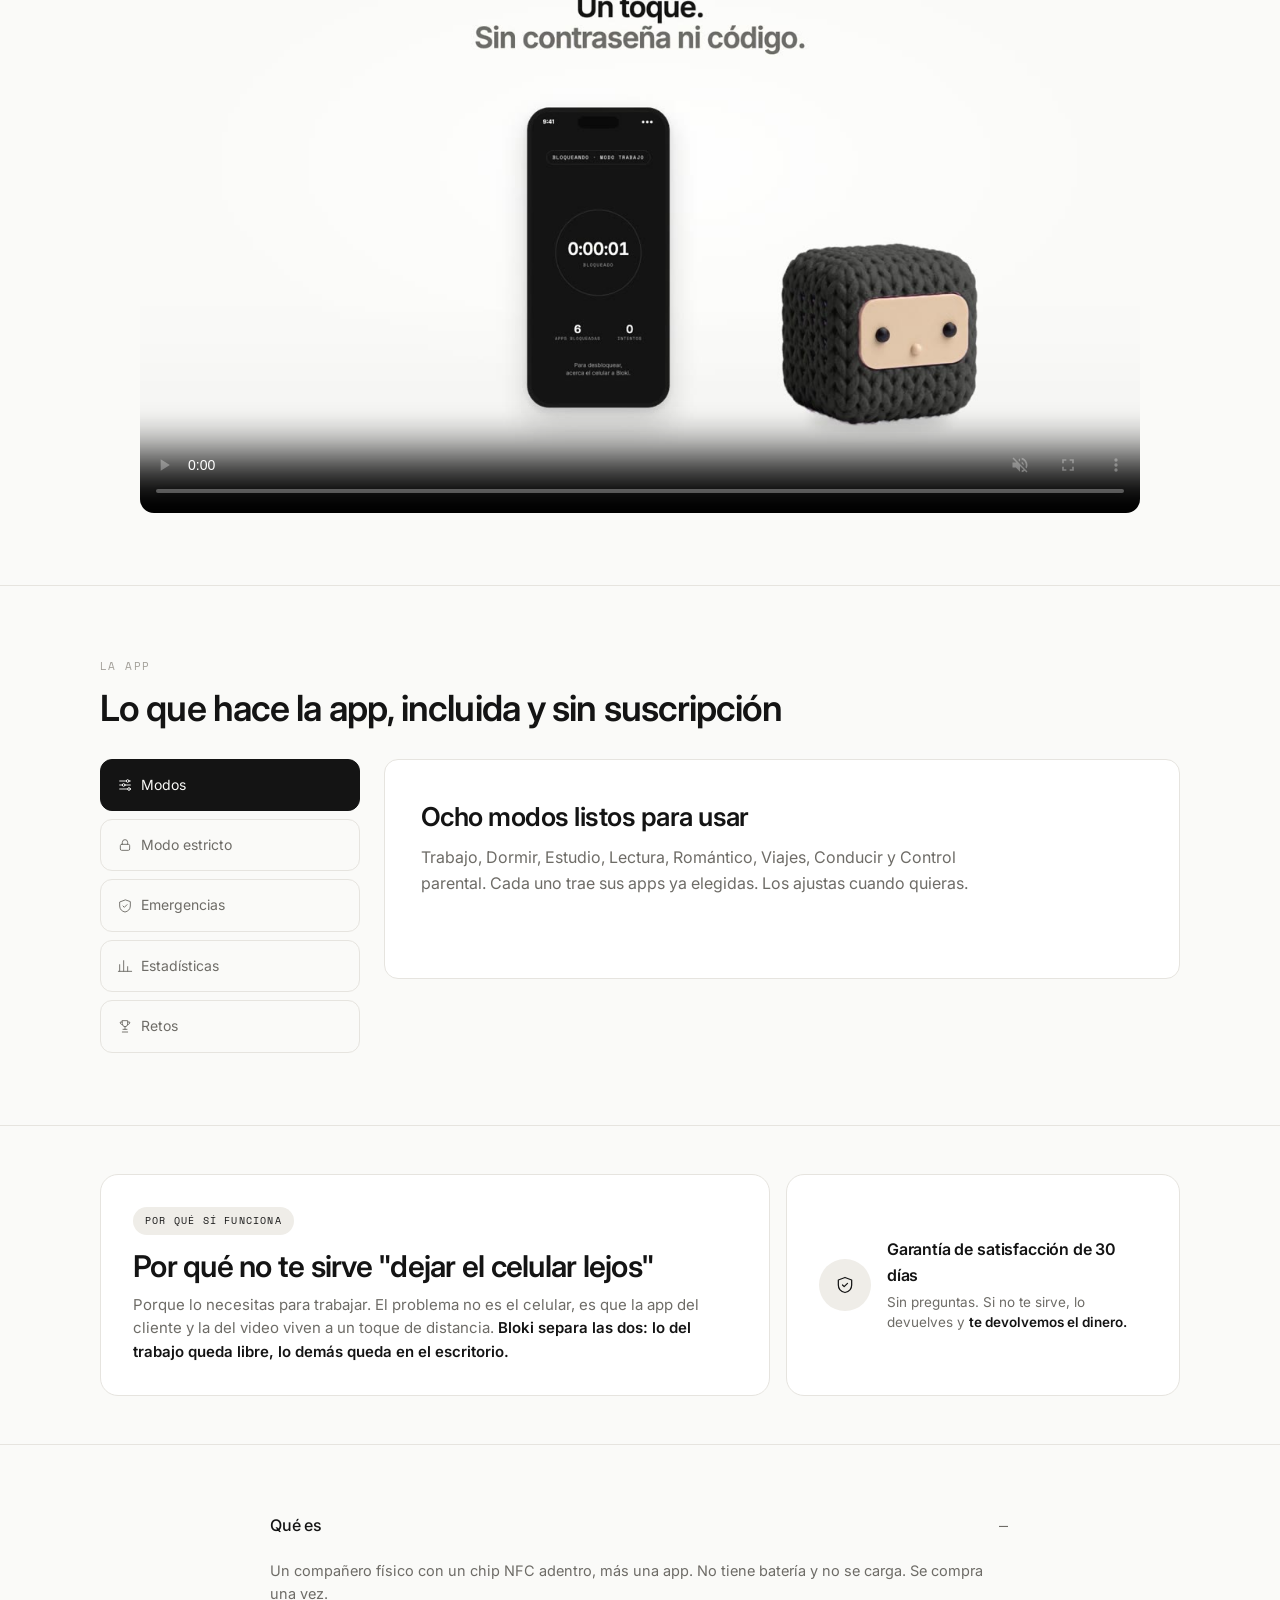
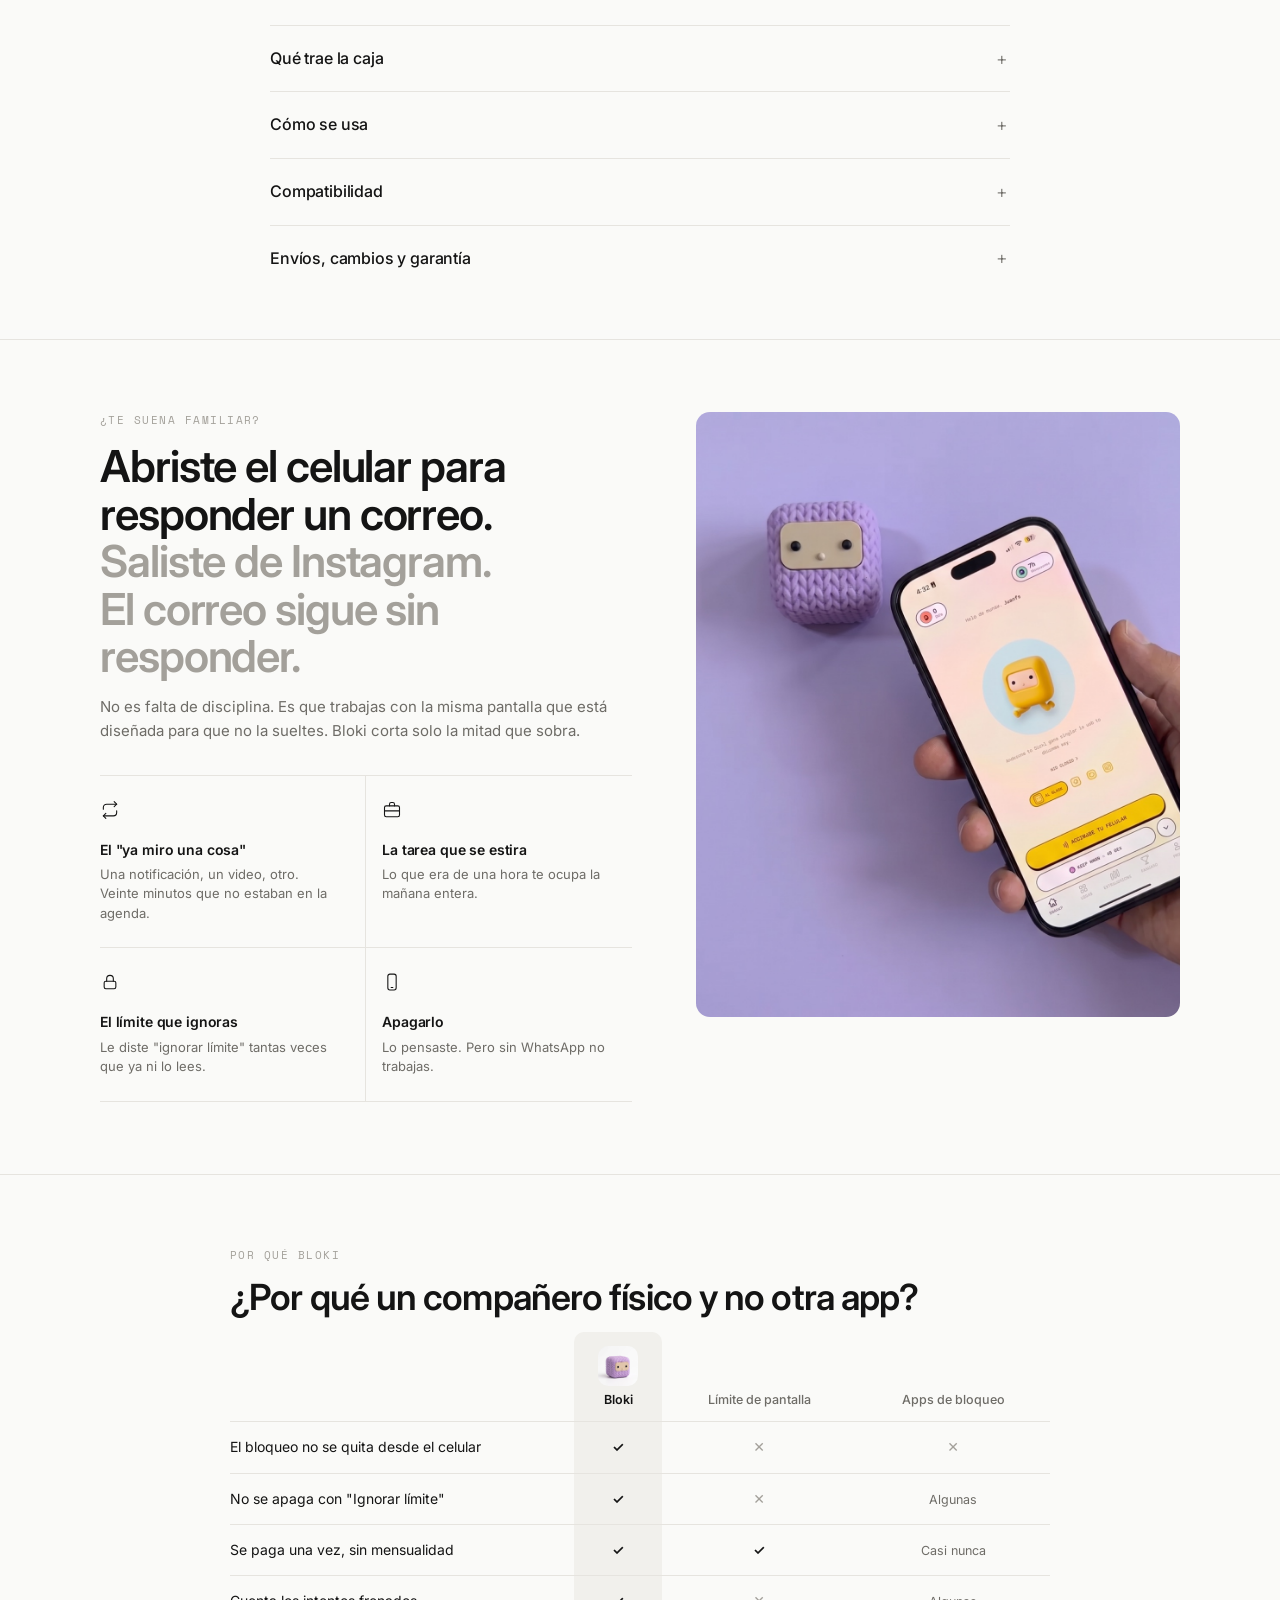
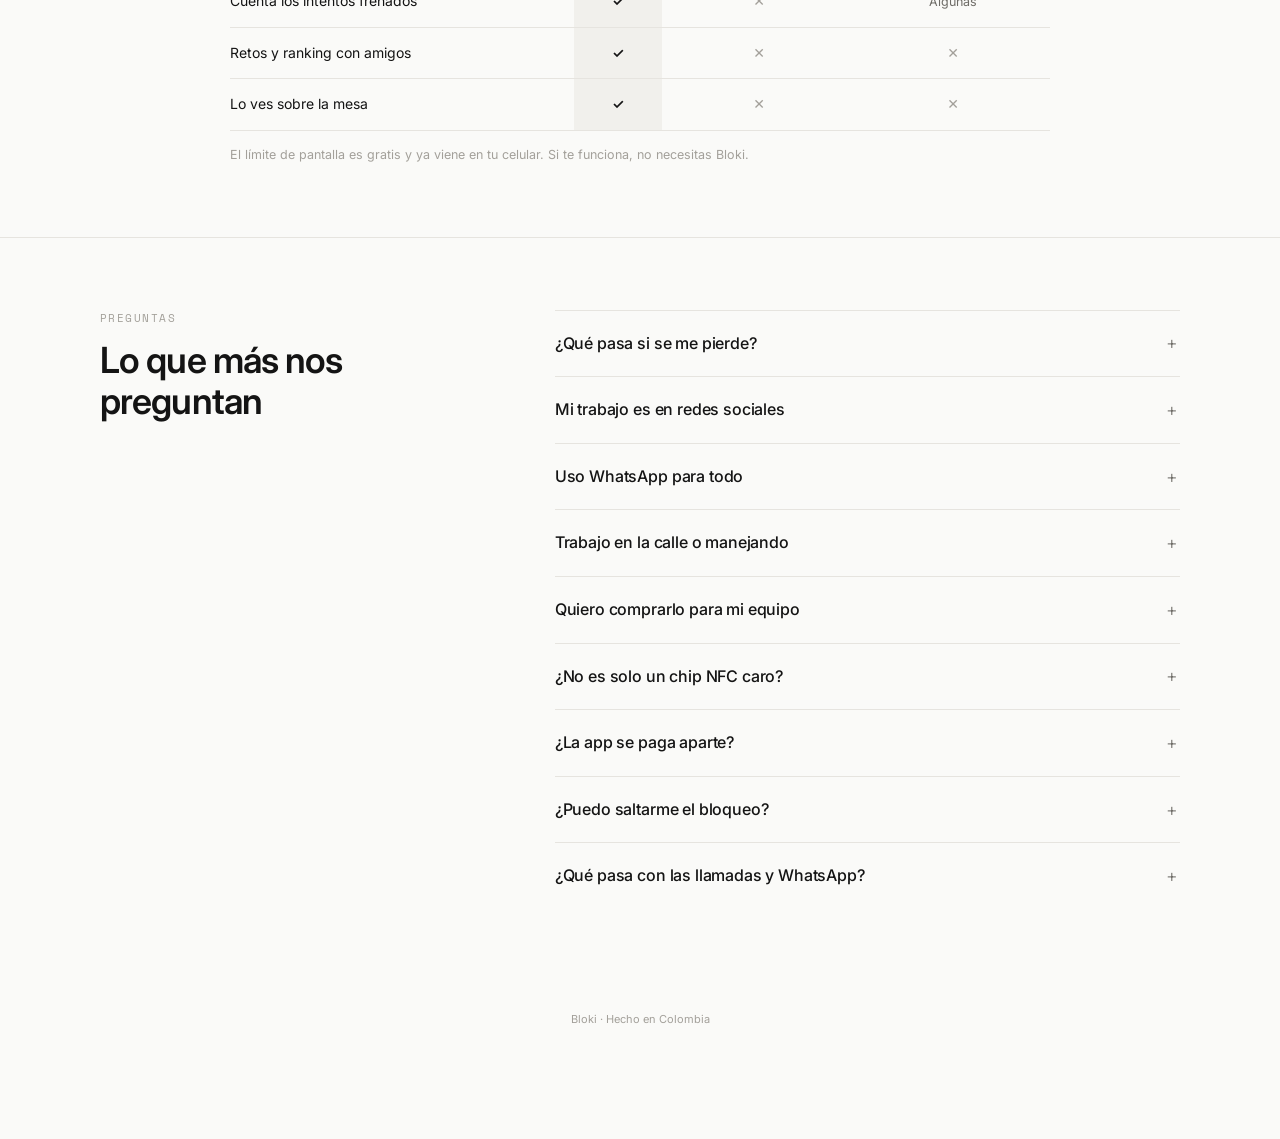
<file: trabajo/index.html>
<!doctype html>
<html lang="es-CO"><head>
<meta charset="utf-8"><meta name="viewport" content="width=device-width,initial-scale=1">
<title>Bloki · La tarea era de veinte minutos</title>
<meta name="description" content="Bloki bloquea redes y video en tu jornada y deja libres el correo, el chat del trabajo y el banco. Sin apagar el celular.">
<meta property="og:title" content="Bloki · La tarea era de veinte minutos"><meta property="og:description" content="Bloki bloquea redes y video en tu jornada y deja libres el correo, el chat del trabajo y el banco. Sin apagar el celular.">
<meta property="og:image" content="../assets/bloki-lila-tejido.jpg">
<meta name="robots" content="noindex">
<link rel="preconnect" href="https://fonts.googleapis.com"><link rel="preconnect" href="https://fonts.gstatic.com" crossorigin>
<link href="https://fonts.googleapis.com/css2?family=Inter:wght@400;500;600&family=Space+Mono:wght@400&display=swap" rel="stylesheet">
<link rel="stylesheet" href="../assets/bloki-landing.css">
<style>.todo-inline{color:#c2412d}</style>
</head><body>
<div class="draft-bar">BORRADOR · El que trabaja con el celular · <a href="../index.html">todos</a></div>
<div class="announce"><b class="tag">OFERTA</b>Combo x3 con <b>$69.800</b> de ahorro</div><header class="header"><div class="header__in">
  <details class="menu"><summary aria-label="Menú"><svg viewBox="0 0 24 24" fill="none" stroke="currentColor" stroke-width="1.6" stroke-linecap="round" stroke-linejoin="round" aria-hidden="true"><path d="M4 7h16M4 12h16M4 17h16"/></svg></summary>
    <nav class="menu__panel"><a href="#comprar" data-goto-buy>Comprar</a><a href="#como-funciona">Cómo funciona</a><a href="#preguntas">Preguntas</a></nav></details>
  <a class="header__logo" href="#top"><img src="../assets/bloki-wordmark.png" alt="Bloki" width="64" height="26"></a>
  <a class="header__cart" href="#comprar" data-goto-buy aria-label="Comprar"><svg viewBox="0 0 24 24" fill="none" stroke="currentColor" stroke-width="1.6" stroke-linecap="round" stroke-linejoin="round" aria-hidden="true"><path d="M3 4h2l2.5 11h10.5l2-8H6.5"/><circle cx="9" cy="19" r="1.5"/><circle cx="17" cy="19" r="1.5"/></svg></a>
</div></header><div class="pdp"><section class="sec sec--tight" id="top"><div class="wrap">
  <div class="gal"><div class="chips"><div class="chip"><svg viewBox="0 0 24 24" fill="none" stroke="currentColor" stroke-width="1.3" stroke-linecap="round" stroke-linejoin="round" aria-hidden="true"><path d="M6 8.5a6 6 0 0 1 0 7"/><path d="M9.5 6a10 10 0 0 1 0 12"/><path d="M13 3.5a14 14 0 0 1 0 17"/></svg><span>NFC SIN BATERÍA</span></div><div class="chip"><svg viewBox="0 0 24 24" fill="none" stroke="currentColor" stroke-width="1.3" stroke-linecap="round" stroke-linejoin="round" aria-hidden="true"><rect x="7" y="2.5" width="10" height="19" rx="2.5"/><path d="M11 18.5h2"/></svg><span>APP SIN SUSCRIPCIÓN</span></div><div class="chip"><svg viewBox="0 0 24 24" fill="none" stroke="currentColor" stroke-width="1.3" stroke-linecap="round" stroke-linejoin="round" aria-hidden="true"><rect x="5" y="9" width="14" height="10" rx="2"/><path d="M8 9a4 4 0 0 1 8 0"/><path d="M7 5l1.5 2M17 5l-1.5 2"/></svg><span>IPHONE Y ANDROID</span></div><div class="chip"><svg viewBox="0 0 24 24" fill="none" stroke="currentColor" stroke-width="1.3" stroke-linecap="round" stroke-linejoin="round" aria-hidden="true"><circle cx="12" cy="12" r="9"/><circle cx="8" cy="10" r="1.2"/><circle cx="12" cy="7.5" r="1.2"/><circle cx="16" cy="10" r="1.2"/><path d="M12 21a2.5 2.5 0 0 1 0-5h2"/></svg><span>3 COLORES</span></div><div class="chip"><svg viewBox="0 0 24 24" fill="none" stroke="currentColor" stroke-width="1.3" stroke-linecap="round" stroke-linejoin="round" aria-hidden="true"><path d="M4 6h10M18 6h2M4 12h4M12 12h8M4 18h12M20 18h0"/><circle cx="16" cy="6" r="2"/><circle cx="10" cy="12" r="2"/><circle cx="18" cy="18" r="2"/></svg><span>MODOS DE ENFOQUE PERSONALIZABLES</span></div></div>
    <div><div class="gal__main"><div class="gal__slide gal__slide--cover on"><img src="../assets/bloki-lila-tejido.jpg" alt="Bloki morado tejido, tu compañero físico que bloquea las apps que eliges"></div><div class="gal__slide gal__slide--cover"><img src="../assets/bloki-amarillo-mano.jpg" alt="Bloki amarillo en la mano: cabe entre dos dedos" loading="lazy"></div><div class="gal__slide gal__slide--cover"><img src="../assets/bloki-comparativa.jpg" alt="Bloki frente al límite de pantalla y las apps de bloqueo" loading="lazy"></div><div class="gal__slide gal__slide--cover"><img src="../assets/bloki-negro-escritorio.jpg" alt="Bloki negro en el escritorio, junto al celular con el modo Trabajo" loading="lazy"></div><div class="gal__slide"><div class="info"><span class="info__k">La jornada</span><p class="info__t">Qué se bloquea y qué no en el modo Trabajo.</p><ol><li><b>Bloqueado</b>Instagram, TikTok, YouTube, X, Facebook, juegos.</li><li><b>Libre</b>Correo, WhatsApp, Drive, Teams, banco, Maps.</li><li><b>Al terminar</b>Tocas Bloki y vuelve todo.</li></ol></div></div><div class="gal__slide"><div class="info"><span class="info__k">Cómo funciona</span><p class="info__t">Un compañero físico, una app y un toque.</p><ol><li><b>1. Eliges las apps</b>Vienen ocho modos listos. Ajustas los que quieras.</li><li><b>2. Acercas el celular</b>NFC. Sin contraseña ni código.</li><li><b>3. Dejas a Bloki ahí</b>Para desbloquear tienes que volver a él.</li></ol></div></div><div class="gal__slide gal__slide--cover"><img src="../assets/app-session.jpg" alt="Sesión activa en la app de Bloki" loading="lazy"></div><div class="gal__slide"><div class="info info--ink"><span class="info__k">Evidencia · Colombia</span><span class="info__big">3 h 25 min</span><p class="info__t" style="margin-top:6px">al día en redes sociales. Es el promedio en Colombia.</p><ul style="color:var(--ink)"><li><b>Top 5 mundial</b>en tiempo frente a pantallas: unas 8 h 43 min diarias en internet.</li><li><b>8 de cada 10</b>celulares en Colombia son Android. Bloki funciona con los dos.</li></ul><p style="font-size:9.5px;color:var(--ink-muted);margin:10px 0 0">Fuente: Digital 2025 (DataReportal) vía Portafolio · La República · Statcounter jul-2026</p></div></div><div class="gal__slide gal__slide--cover"><img src="../assets/app-retos.jpg" alt="Retos con amigos en la app de Bloki" loading="lazy"></div><div class="gal__slide"><div class="info" style="background:var(--paper)"><span class="info__k">La diferencia</span><p class="info__t">Lo que tienen todos los demás: se quitan desde el mismo celular.</p><ul><li><b>Límite de pantalla</b>Se apaga con "Ignorar límite".</li><li><b>Borrar las apps</b>Se vuelven a bajar en cuarenta segundos.</li><li><b>Bloki</b>Solo se quita acercando el celular a Bloki, donde lo dejaste.</li></ul></div></div><div class="gal__slide gal__slide--cover"><img src="../assets/bloki-morado-app.jpg" alt="Bloki morado junto al celular con la app abierta" loading="lazy"></div><div class="gal__arrows"><button type="button" data-gal-prev aria-label="Anterior">‹</button><button type="button" data-gal-next aria-label="Siguiente">›</button></div></div>
    <div class="thumbs"><button type="button" class="on" aria-label="Imagen 1"><img src="../assets/bloki-lila-tejido.jpg" alt=""></button><button type="button" class="" aria-label="Imagen 2"><img src="../assets/bloki-amarillo-mano.jpg" alt=""></button><button type="button" class="" aria-label="Imagen 3"><img src="../assets/bloki-comparativa.jpg" alt=""></button><button type="button" class="" aria-label="Imagen 4"><img src="../assets/bloki-negro-escritorio.jpg" alt=""></button><button type="button" class="" aria-label="Imagen 5"><span class="t-info">JORNADA</span></button><button type="button" class="" aria-label="Imagen 6"><span class="t-info">3 PASOS</span></button><button type="button" class="" aria-label="Imagen 7"><img src="../assets/app-session.jpg" alt=""></button><button type="button" class="" aria-label="Imagen 8"><span class="t-info">DATO</span></button><button type="button" class="" aria-label="Imagen 9"><img src="../assets/app-retos.jpg" alt=""></button><button type="button" class="" aria-label="Imagen 10"><span class="t-info">VS</span></button><button type="button" class="" aria-label="Imagen 11"><img src="../assets/bloki-morado-app.jpg" alt=""></button></div></div></div>
</div></section><section class="sec buy" id="comprar"><div class="wrap">
  <div class="buy__card">
    <div class="buy__top"><span><span class="launch">Precio de lanzamiento por tiempo limitado</span></span><span class="pill"><svg class="flag" viewBox="0 0 3 2" aria-hidden="true"><rect width="3" height="1" fill="#FCD116"/><rect y="1" width="3" height=".5" fill="#003893"/><rect y="1.5" width="3" height=".5" fill="#CE1126"/></svg>Diseñado y fabricado en Colombia</span></div>
    <h1 class="buy__title">Bloki</h1>
    <p class="buy__sub">Un compañero físico que bloquea las apps que te sacan del trabajo y deja libres las que lo necesitan.</p>
    <p class="buy__lead">Lo acercas al celular y las apps dejan de abrir. Para que vuelvan, tienes que <b>volver a él</b>.</p>
    <div class="guar-bar"><span class="guar__seal">30<small>DÍAS</small></span><p><b>Garantía de satisfacción de 30 días</b> · Sin preguntas</p></div>
    <ul class="checks"><li><span class="ck"></span><span><b>Bloqueas redes y video</b> (o las apps que tú elijas) con un toque al sentarte.</span></li><li><span class="ck"></span><span><b>Correo, WhatsApp, banco y Maps</b> siguen libres.</span></li><li><span class="ck"></span><span><b>Un celular, varios Bloki:</b> uno en la casa y otro en la oficina.</span></li><li><span class="ck ck--gift"></span><span><b>Gratis: La playlist es el reloj.</b> 50 minutos de música sin letra. Cuando se acaba, se acabó el bloque. Sin alarmas ni temporizadores.</span></li></ul>
    <p class="ship"><i></i><span data-eta>Llega en 2 a 5 días hábiles · Envío a toda Colombia</span></p>
    <div class="plans" role="radiogroup" aria-label="Elige tu plan"><div class="plan" role="radio" tabindex="0" aria-checked="false" data-qty="1" data-price="89900">
      <div class="plan__row"><span class="plan__dot"></span>
        <div><p class="plan__name"><b>Individual</b> · 1 Bloki</p>
        <p class="plan__desc">$89.900 c/u</p></div>
        <p class="plan__price"><strong>$89.900</strong></p></div>
      <div class="colors"><div class="colors__row"><span>Color: <b>Morado</b></span><span class="sw"><button type="button" class="" style="--c:#F5D76E" data-color="Amarillo" aria-label="Amarillo"></button><button type="button" class="on" style="--c:#C5A8E8" data-color="Morado" aria-label="Morado"></button><button type="button" class="" style="--c:#1C1C1C" data-color="Negro" aria-label="Negro"></button></span></div></div></div><div class="plan on" role="radio" tabindex="0" aria-checked="true" data-qty="2" data-price="159900"><span class="plan__badge">RECOMENDADO</span>
      <div class="plan__row"><span class="plan__dot"></span>
        <div><p class="plan__name"><b>Dúo</b> · 2 Bloki</p>
        <p class="plan__desc">$79.950 c/u<span class="plan__save">AHORRA $19.900</span><span class="plan__perk">Envío gratis</span></p></div>
        <p class="plan__price"><strong>$159.900</strong><s>$179.800</s></p></div>
      <div class="colors"><div class="colors__row"><span>Bloki 1: <b>Morado</b></span><span class="sw"><button type="button" class="" style="--c:#F5D76E" data-color="Amarillo" aria-label="Amarillo"></button><button type="button" class="on" style="--c:#C5A8E8" data-color="Morado" aria-label="Morado"></button><button type="button" class="" style="--c:#1C1C1C" data-color="Negro" aria-label="Negro"></button></span></div><div class="colors__row"><span>Bloki 2: <b>Negro</b></span><span class="sw"><button type="button" class="" style="--c:#F5D76E" data-color="Amarillo" aria-label="Amarillo"></button><button type="button" class="" style="--c:#C5A8E8" data-color="Morado" aria-label="Morado"></button><button type="button" class="on" style="--c:#1C1C1C" data-color="Negro" aria-label="Negro"></button></span></div></div></div><div class="plan" role="radio" tabindex="0" aria-checked="false" data-qty="3" data-price="199900"><span class="plan__badge plan__badge--y">MEJOR PRECIO</span>
      <div class="plan__row"><span class="plan__dot"></span>
        <div><p class="plan__name"><b>Combo</b> · 3 Bloki</p>
        <p class="plan__desc">$66.633 c/u<span class="plan__save">AHORRA $69.800</span><span class="plan__perk">Envío gratis</span></p></div>
        <p class="plan__price"><strong>$199.900</strong><s>$269.700</s></p></div>
      <div class="colors"><div class="colors__row"><span>Bloki 1: <b>Morado</b></span><span class="sw"><button type="button" class="" style="--c:#F5D76E" data-color="Amarillo" aria-label="Amarillo"></button><button type="button" class="on" style="--c:#C5A8E8" data-color="Morado" aria-label="Morado"></button><button type="button" class="" style="--c:#1C1C1C" data-color="Negro" aria-label="Negro"></button></span></div><div class="colors__row"><span>Bloki 2: <b>Negro</b></span><span class="sw"><button type="button" class="" style="--c:#F5D76E" data-color="Amarillo" aria-label="Amarillo"></button><button type="button" class="" style="--c:#C5A8E8" data-color="Morado" aria-label="Morado"></button><button type="button" class="on" style="--c:#1C1C1C" data-color="Negro" aria-label="Negro"></button></span></div><div class="colors__row"><span>Bloki 3: <b>Amarillo</b></span><span class="sw"><button type="button" class="on" style="--c:#F5D76E" data-color="Amarillo" aria-label="Amarillo"></button><button type="button" class="" style="--c:#C5A8E8" data-color="Morado" aria-label="Morado"></button><button type="button" class="" style="--c:#1C1C1C" data-color="Negro" aria-label="Negro"></button></span></div></div></div></div>
    <div class="total"><span>Total</span><span><strong data-total></strong><s data-compare hidden></s><span class="save" data-save hidden></span></span></div>
    <button type="button" class="btn btn--block" data-buy>Comprar ahora →</button>
    <p class="buy__err" role="alert"></p>
    <p class="buy__note">El bloqueo no se quita desde el celular. Solo acercándolo a Bloki.</p>
    <div class="tip"><button type="button" class="tip__btn" aria-describedby="tip-perdida">¿Y si se me pierde? <span class="tip__i" aria-hidden="true">i</span></button>
      <span class="tip__box" role="tooltip" id="tip-perdida">Cada Bloki trae <b>3 desbloqueos de emergencia</b>. Respondes tu pregunta de seguridad y tus apps se desbloquean. Si necesitas más, los encuentras dentro de la app.</span></div>
    <ul class="micro"><li>Envío gratis desde 2 unidades</li><li>Garantía 30 días</li><li>Pago seguro</li></ul>
    <div class="pay"><img class="pay--pse" src="../assets/pagos/pse.svg" alt="PSE" loading="lazy"><img class="pay--nequi" src="../assets/pagos/nequi.svg" alt="Nequi" loading="lazy"><img class="pay--bancolombia" src="../assets/pagos/bancolombia.svg" alt="Bancolombia" loading="lazy"><img class="pay--visa" src="../assets/pagos/visa.svg" alt="VISA" loading="lazy"><img class="pay--mastercard" src="../assets/pagos/mastercard.svg" alt="Mastercard" loading="lazy"></div>
  </div>
</div></section></div><section class="sec" id="video"><div class="wrap">
  <div class="center"><span class="eyebrow">Cómo funciona</span><h2 class="h2">Bloki en un minuto</h2></div>
  <div class="vid"><video src="../assets/bloki-como-funciona.mp4" poster="../assets/bloki-como-funciona.jpg" muted playsinline loop controls preload="none" data-autoplay></video></div>
</div></section><section class="sec sec--deep" id="funciones"><div class="wrap">
  <span class="eyebrow">La app</span><h2 class="h2">Lo que hace la app, incluida y sin suscripción</h2>
  <div class="fx"><div class="fx__tabs" role="tablist"><button type="button" role="tab" class="on" aria-selected="true"><svg viewBox="0 0 24 24" fill="none" stroke="currentColor" stroke-width="1.4" stroke-linecap="round" stroke-linejoin="round" aria-hidden="true"><path d="M4 6h10M18 6h2M4 12h4M12 12h8M4 18h12M20 18h0"/><circle cx="16" cy="6" r="2"/><circle cx="10" cy="12" r="2"/><circle cx="18" cy="18" r="2"/></svg><span>Modos</span></button><button type="button" role="tab" class="" aria-selected="false"><svg viewBox="0 0 24 24" fill="none" stroke="currentColor" stroke-width="1.4" stroke-linecap="round" stroke-linejoin="round" aria-hidden="true"><rect x="5" y="11" width="14" height="9" rx="2"/><path d="M8 11V8a4 4 0 0 1 8 0v3"/></svg><span>Modo estricto</span></button><button type="button" role="tab" class="" aria-selected="false"><svg viewBox="0 0 24 24" fill="none" stroke="currentColor" stroke-width="1.4" stroke-linecap="round" stroke-linejoin="round" aria-hidden="true"><path d="M12 3 4 6v6c0 5 3.5 8 8 9 4.5-1 8-4 8-9V6Z"/><path d="m9 12 2 2 4-4"/></svg><span>Emergencias</span></button><button type="button" role="tab" class="" aria-selected="false"><svg viewBox="0 0 24 24" fill="none" stroke="currentColor" stroke-width="1.4" stroke-linecap="round" stroke-linejoin="round" aria-hidden="true"><path d="M4 20V10M10 20V4M16 20v-7M22 20H2"/></svg><span>Estadísticas</span></button><button type="button" role="tab" class="" aria-selected="false"><svg viewBox="0 0 24 24" fill="none" stroke="currentColor" stroke-width="1.4" stroke-linecap="round" stroke-linejoin="round" aria-hidden="true"><path d="M8 4h8v5a4 4 0 0 1-8 0Z"/><path d="M8 6H5a3 3 0 0 0 3 4M16 6h3a3 3 0 0 1-3 4M12 13v4M8 21h8M9 17h6"/></svg><span>Retos</span></button></div><div class="fx__body"><div class="fx__panel" role="tabpanel"><h3>Ocho modos listos para usar</h3><p>Trabajo, Dormir, Estudio, Lectura, Romántico, Viajes, Conducir y Control parental. Cada uno trae sus apps ya elegidas. Los ajustas cuando quieras.</p></div><div class="fx__panel" role="tabpanel" hidden><h3>Que terminar antes cueste</h3><p>Con el modo estricto activo, la sesión no se termina desde el celular. Para salir, vuelves a Bloki.</p></div><div class="fx__panel" role="tabpanel" hidden><h3>3 desbloqueos de emergencia</h3><p>Si pierdes a Bloki o de verdad lo necesitas, respondes tu pregunta de seguridad y tus apps se desbloquean. Si necesitas más, los encuentras dentro de la app.</p></div><div class="fx__panel" role="tabpanel" hidden><h3>Racha e intentos frenados</h3><p>La app cuenta los días seguidos que cumples, las horas que llevas bloqueadas y cada vez que intentaste abrir una app bloqueada.</p></div><div class="fx__panel" role="tabpanel" hidden><h3>Retos y ranking con amigos</h3><p>Arma un reto 1 vs 1 o en grupo y compite por horas bloqueadas. Si terminas antes, ese día no suma a tu racha.</p></div></div></div>
</div></section><section class="sec sec--tight"><div class="wrap why">
  <div class="why__card"><span class="why__tag">Por qué sí funciona</span><h3>Por qué no te sirve "dejar el celular lejos"</h3><p>Porque lo necesitas para trabajar. El problema no es el celular, es que la app del cliente y la del video viven a un toque de distancia. <b>Bloki separa las dos: lo del trabajo queda libre, lo demás queda en el escritorio.</b></p></div>
  <div class="why__card why__guar"><span class="why__icon"><svg viewBox="0 0 24 24" fill="none" stroke="currentColor" stroke-width="1.5" stroke-linecap="round" stroke-linejoin="round" aria-hidden="true"><path d="M12 3 4 6v6c0 5 3.5 8 8 9 4.5-1 8-4 8-9V6Z"/><path d="m9 12 2 2 4-4"/></svg></span><div><h4>Garantía de satisfacción de 30 días</h4><p>Sin preguntas. Si no te sirve, lo devuelves y <b>te devolvemos el dinero.</b></p></div></div>
</div></section><section class="sec sec--tight" id="como-funciona"><div class="wrap"><div class="acc"><details open><summary>Qué es</summary><div class="acc__body"><p>Un compañero físico con un chip NFC adentro, más una app. No tiene batería y no se carga. Se compra una vez.</p></div></details><details><summary>Qué trae la caja</summary><div class="acc__body"><p><b>1 Bloki</b>, en el color que elegiste.</p><p><b>Instrucciones de uso.</b> De la caja a tu primer bloqueo en un par de minutos.</p><p><b>Tu bienvenida a la comunidad Bloki.</b> Retos, ranking y gente bloqueando contigo.</p></div></details><details><summary>Cómo se usa</summary><div class="acc__body"><p>Abres la app y eliges qué apps se bloquean. Acercas la parte de arriba del celular a Bloki y el modo se activa. Para desbloquear, vuelves a acercarlo.</p></div></details><details><summary>Compatibilidad</summary><div class="acc__body"><p>iPhone y Android con NFC. La mayoría de celulares desde 2015 lo tienen. Cada Bloki se vincula a un solo celular: si son dos, cada uno necesita el suyo.</p></div></details><details><summary>Envíos, cambios y garantía</summary><div class="acc__body"><p>Envío a toda Colombia, de 2 a 5 días hábiles. <b>Gratis llevando 2 o más.</b></p><p><b>30 días de garantía:</b> lo devuelves y te devolvemos el dinero, sin preguntas.</p></div></details></div></div></section>
<section class="sec sec--deep"><div class="wrap">
  <div class="split"><div class="split__copy"><span class="eyebrow">¿Te suena familiar?</span>
  <h2 class="h2 h2--lines"><span>Abriste el celular para responder un correo.</span><span>Saliste de Instagram.</span><span>El correo sigue sin responder.</span></h2>
  <p class="lead">No es falta de disciplina. Es que trabajas con la misma pantalla que está diseñada para que no la sueltes. Bloki corta solo la mitad que sobra.</p>
  <div class="pains"><div class="pain"><span class="pain__ic"><svg viewBox="0 0 24 24" fill="none" stroke="currentColor" stroke-width="1.3" stroke-linecap="round" stroke-linejoin="round" aria-hidden="true"><path d="M17 2l3 3-3 3"/><path d="M4 11V9a4 4 0 0 1 4-4h12"/><path d="M7 22l-3-3 3-3"/><path d="M20 13v2a4 4 0 0 1-4 4H4"/></svg></span><h3>El "ya miro una cosa"</h3><p>Una notificación, un video, otro. Veinte minutos que no estaban en la agenda.</p></div><div class="pain"><span class="pain__ic"><svg viewBox="0 0 24 24" fill="none" stroke="currentColor" stroke-width="1.3" stroke-linecap="round" stroke-linejoin="round" aria-hidden="true"><rect x="3" y="7" width="18" height="13" rx="2"/><path d="M9 7V5a2 2 0 0 1 2-2h2a2 2 0 0 1 2 2v2M3 13h18"/></svg></span><h3>La tarea que se estira</h3><p>Lo que era de una hora te ocupa la mañana entera.</p></div><div class="pain"><span class="pain__ic"><svg viewBox="0 0 24 24" fill="none" stroke="currentColor" stroke-width="1.3" stroke-linecap="round" stroke-linejoin="round" aria-hidden="true"><rect x="5" y="11" width="14" height="9" rx="2"/><path d="M8 11V8a4 4 0 0 1 8 0v3"/></svg></span><h3>El límite que ignoras</h3><p>Le diste "ignorar límite" tantas veces que ya ni lo lees.</p></div><div class="pain"><span class="pain__ic"><svg viewBox="0 0 24 24" fill="none" stroke="currentColor" stroke-width="1.3" stroke-linecap="round" stroke-linejoin="round" aria-hidden="true"><rect x="7" y="2.5" width="10" height="19" rx="2.5"/><path d="M11 18.5h2"/></svg></span><h3>Apagarlo</h3><p>Lo pensaste. Pero sin WhatsApp no trabajas.</p></div></div></div>
  <figure class="figure"><img src="../assets/bloki-morado-app.jpg" alt="Bloki morado junto al celular con la app abierta" loading="lazy"></figure></div>
</div></section><section class="sec"><div class="wrap">
  <span class="eyebrow">Por qué Bloki</span>
  <h2 class="h2">¿Por qué un compañero físico y no otra app?</h2>
  <table class="cmp"><tr><th></th><th class="us"><img src="../assets/bloki-lila-tejido.jpg" alt="">Bloki</th><th>Límite de pantalla</th><th>Apps de bloqueo</th></tr><tr><td>El bloqueo no se quita desde el celular</td><td class="us"><span class="yes">✓</span></td><td><span class="no">✕</span></td><td><span class="no">✕</span></td></tr><tr><td>No se apaga con "Ignorar límite"</td><td class="us"><span class="yes">✓</span></td><td><span class="no">✕</span></td><td><span class="txt">Algunas</span></td></tr><tr><td>Se paga una vez, sin mensualidad</td><td class="us"><span class="yes">✓</span></td><td><span class="yes">✓</span></td><td><span class="txt">Casi nunca</span></td></tr><tr><td>Cuenta los intentos frenados</td><td class="us"><span class="yes">✓</span></td><td><span class="no">✕</span></td><td><span class="txt">Algunas</span></td></tr><tr><td>Retos y ranking con amigos</td><td class="us"><span class="yes">✓</span></td><td><span class="no">✕</span></td><td><span class="no">✕</span></td></tr><tr><td>Lo ves sobre la mesa</td><td class="us"><span class="yes">✓</span></td><td><span class="no">✕</span></td><td><span class="no">✕</span></td></tr></table>
  <p class="small" style="margin:14px 0 0">El límite de pantalla es gratis y ya viene en tu celular. Si te funciona, no necesitas Bloki.</p>
</div></section><section class="sec sec--deep" id="preguntas"><div class="wrap">
  <div class="faq"><div class="faq__head"><span class="eyebrow">Preguntas</span>
  <h2 class="h2">Lo que más nos preguntan</h2></div>
  <div class="faq__list"><div class="acc"><details><summary>¿Qué pasa si se me pierde?</summary><div class="acc__body"><p>Cada Bloki trae <b>3 desbloqueos de emergencia</b>. Respondes tu pregunta de seguridad y tus apps se desbloquean. Si necesitas más, los encuentras dentro de la app.</p></div></details><details><summary>Mi trabajo es en redes sociales</summary><div class="acc__body"><p>Bloqueas por app, no todo. Si vives de Instagram, déjala libre y bloquea TikTok, YouTube y lo que te saca. O usa horarios: Instagram libre en la mañana para publicar, bloqueado en la tarde.</p></div></details><details><summary>Uso WhatsApp para todo</summary><div class="acc__body"><p>WhatsApp queda libre por defecto. Bloki está pensado para quien no puede apagarlo.</p></div></details><details><summary>Trabajo en la calle o manejando</summary><div class="acc__body"><p>El modo Conducir bloquea chats y redes y deja libres Maps y la música. Bloki puede vivir en el carro.</p></div></details><details><summary>Quiero comprarlo para mi equipo</summary><div class="acc__body"><p>Escríbenos para pedidos de empresa. [COMPLETAR: contacto y precio por volumen.]</p></div></details><details><summary>¿No es solo un chip NFC caro?</summary><div class="acc__body"><p>Adentro tiene un chip NFC, sí. Lo que pagas es el compañero físico, la app completa de por vida sin mensualidad, los ocho modos, los retos y el ranking. Y es un compañero que da gusto dejar a la vista: el que se guarda en un cajón no se usa.</p></div></details><details><summary>¿La app se paga aparte?</summary><div class="acc__body"><p>No. Va incluida, de por vida, sin suscripción ni cobros después.</p></div></details><details><summary>¿Puedo saltarme el bloqueo?</summary><div class="acc__body"><p>Si de verdad quieres, sí. Hay modo estricto, pero ningún bloqueo de software es una cárcel. Lo que hace Bloki es que volver cueste más que quedarte afuera, y que si terminas antes, ese día no sume para tu racha.</p></div></details><details><summary>¿Qué pasa con las llamadas y WhatsApp?</summary><div class="acc__body"><p>Las llamadas nunca se bloquean: ni Apple ni Google lo permiten. WhatsApp queda libre por defecto. Si lo agregas, la app te avisa antes.</p></div></details></div></div></div>
</div></section>
<footer style="padding:30px 16px 110px;text-align:center;font-size:11px;color:var(--ink-muted)">Bloki · Hecho en Colombia</footer>
<div class="sticky" aria-hidden="true"><div class="sticky__in">
  <img src="../assets/bloki-lila-tejido.jpg" alt="">
  <span class="sticky__info"><strong>Bloki</strong>Desde <b>$89.900</b></span>
  <a class="btn" href="#comprar" data-goto-buy tabindex="-1">Quiero mi Bloki</a>
</div></div>
<button class="teaser" type="button" aria-label="Ver descuento"><svg viewBox="0 0 24 24" fill="none" stroke="currentColor" stroke-width="1.8" stroke-linecap="round" stroke-linejoin="round" aria-hidden="true"><rect x="3" y="9" width="18" height="12" rx="1.5"/><path d="M3 13h18M12 9v12"/><path d="M12 9S10.5 4 8 4.5 7.5 9 12 9Zm0 0s1.5-5 4-4.5S16.5 9 12 9Z"/></svg></button>
<div class="pop" role="dialog" aria-modal="true" aria-label="Descuento"><div class="pop__box">
  <button class="pop__x" type="button" data-pop-close aria-label="Cerrar">×</button>
  <div class="pop__art"><img src="../assets/bloki-amarillo-mano.jpg" alt=""></div>
  <div class="pop__body"><h3>Tienes un descuento esperando</h3><p>Déjanos tu correo y te mandamos el código para tu primer Bloki.</p>
    <form><input type="email" required placeholder="Tu correo" aria-label="Correo"><button class="btn btn--block" type="submit">Quiero el código</button></form>
    <button class="pop__no" type="button" data-pop-close>Ahora no</button>
    <p class="pop__legal">Al dejar tu correo aceptas recibir mensajes de Bloki. Puedes salirte cuando quieras.</p></div>
</div></div>
<script type="application/json" id="bk-config">{"slug": "trabajo", "store": "", "unitPrice": 89900, "variants": {"Amarillo": "", "Morado": "", "Negro": ""}, "discountCodes": {}, "popupCode": "[CÓDIGO]", "popupDelay": 12}</script>
<script src="../assets/bloki-landing.js"></script>
</body></html>
</file>
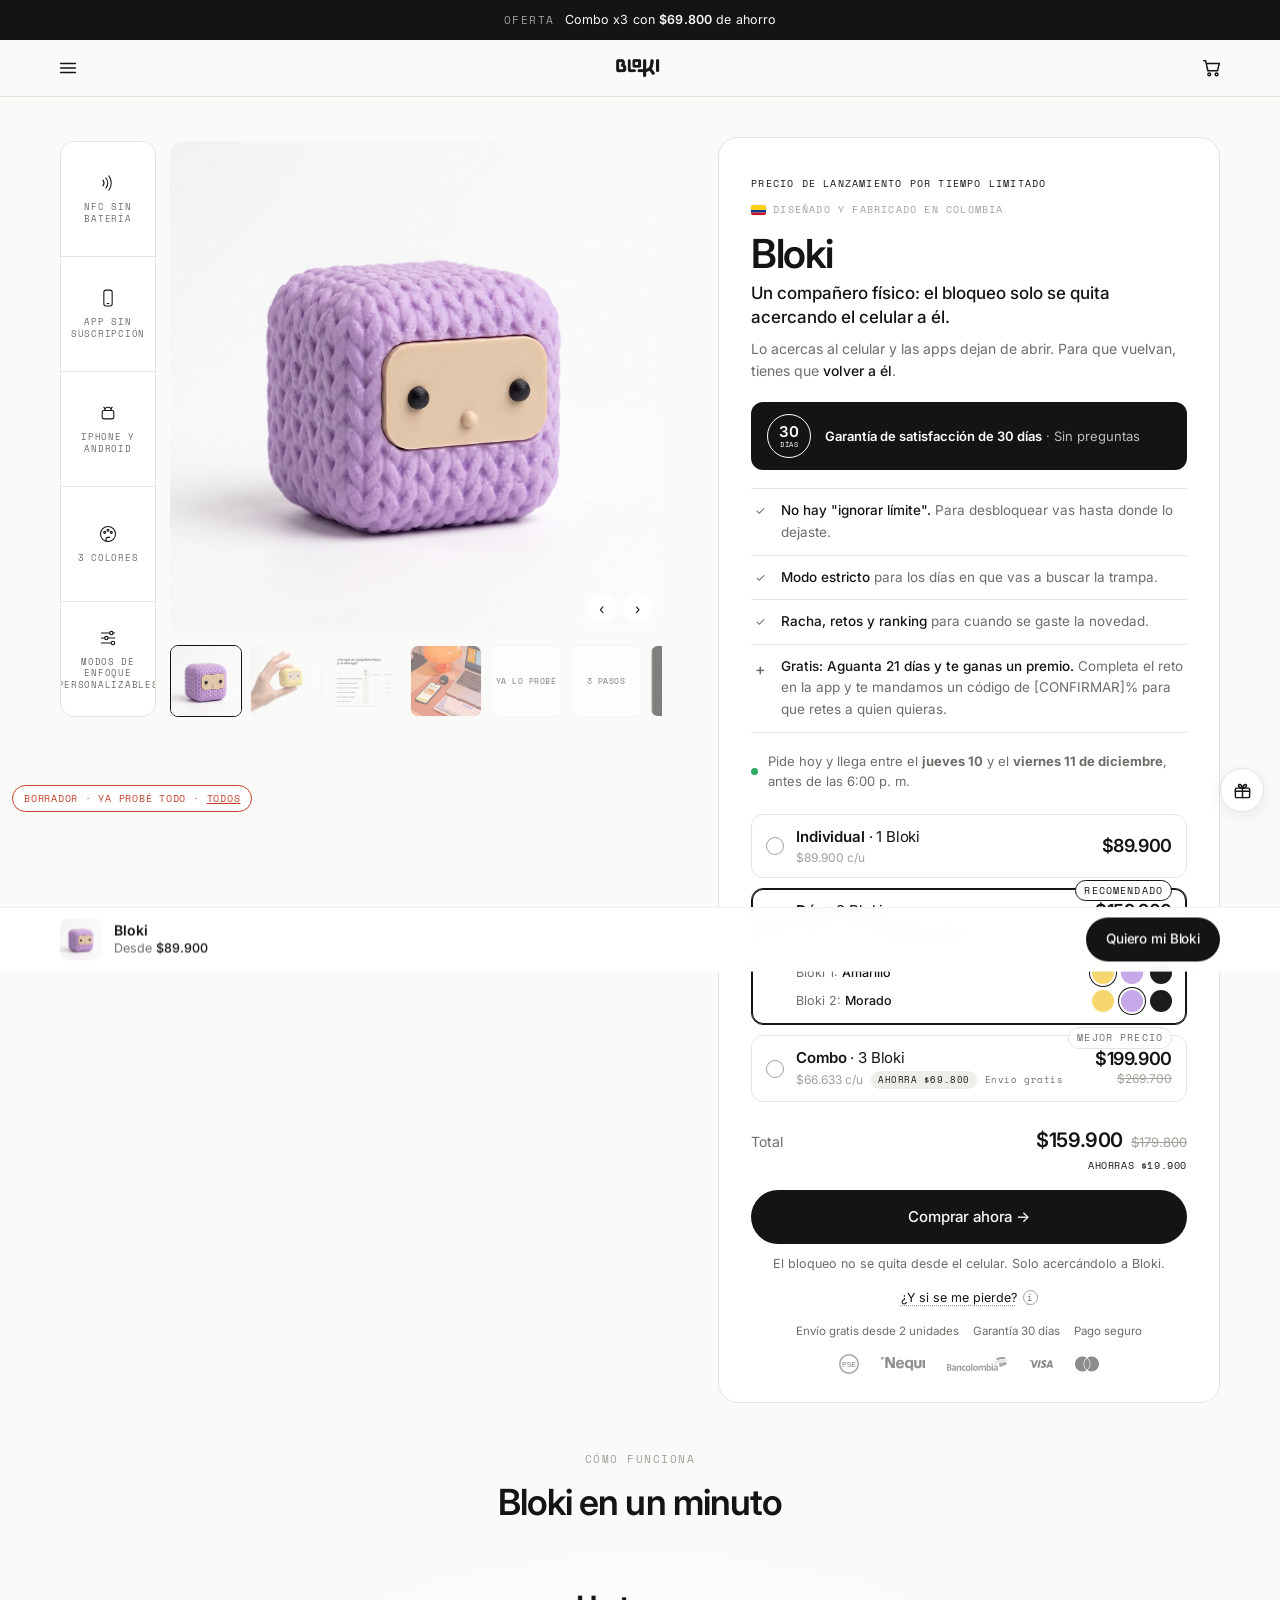
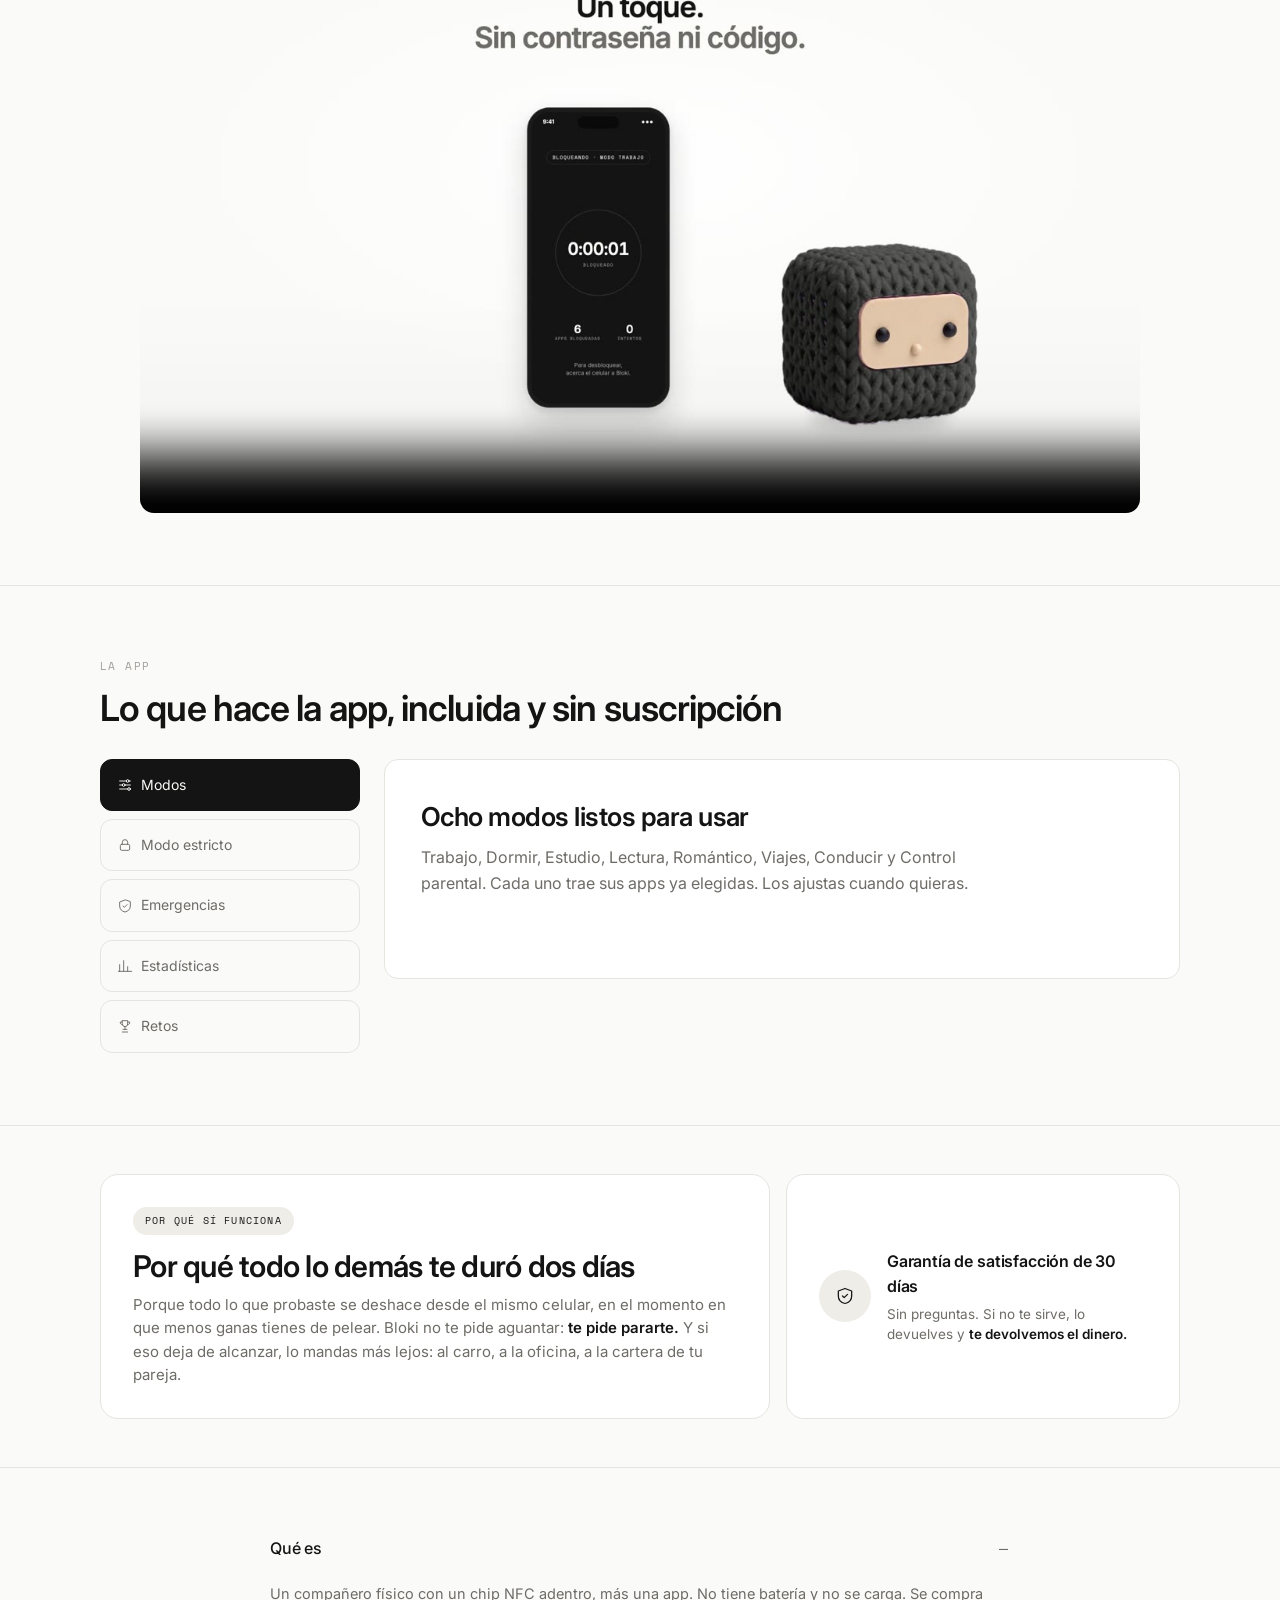
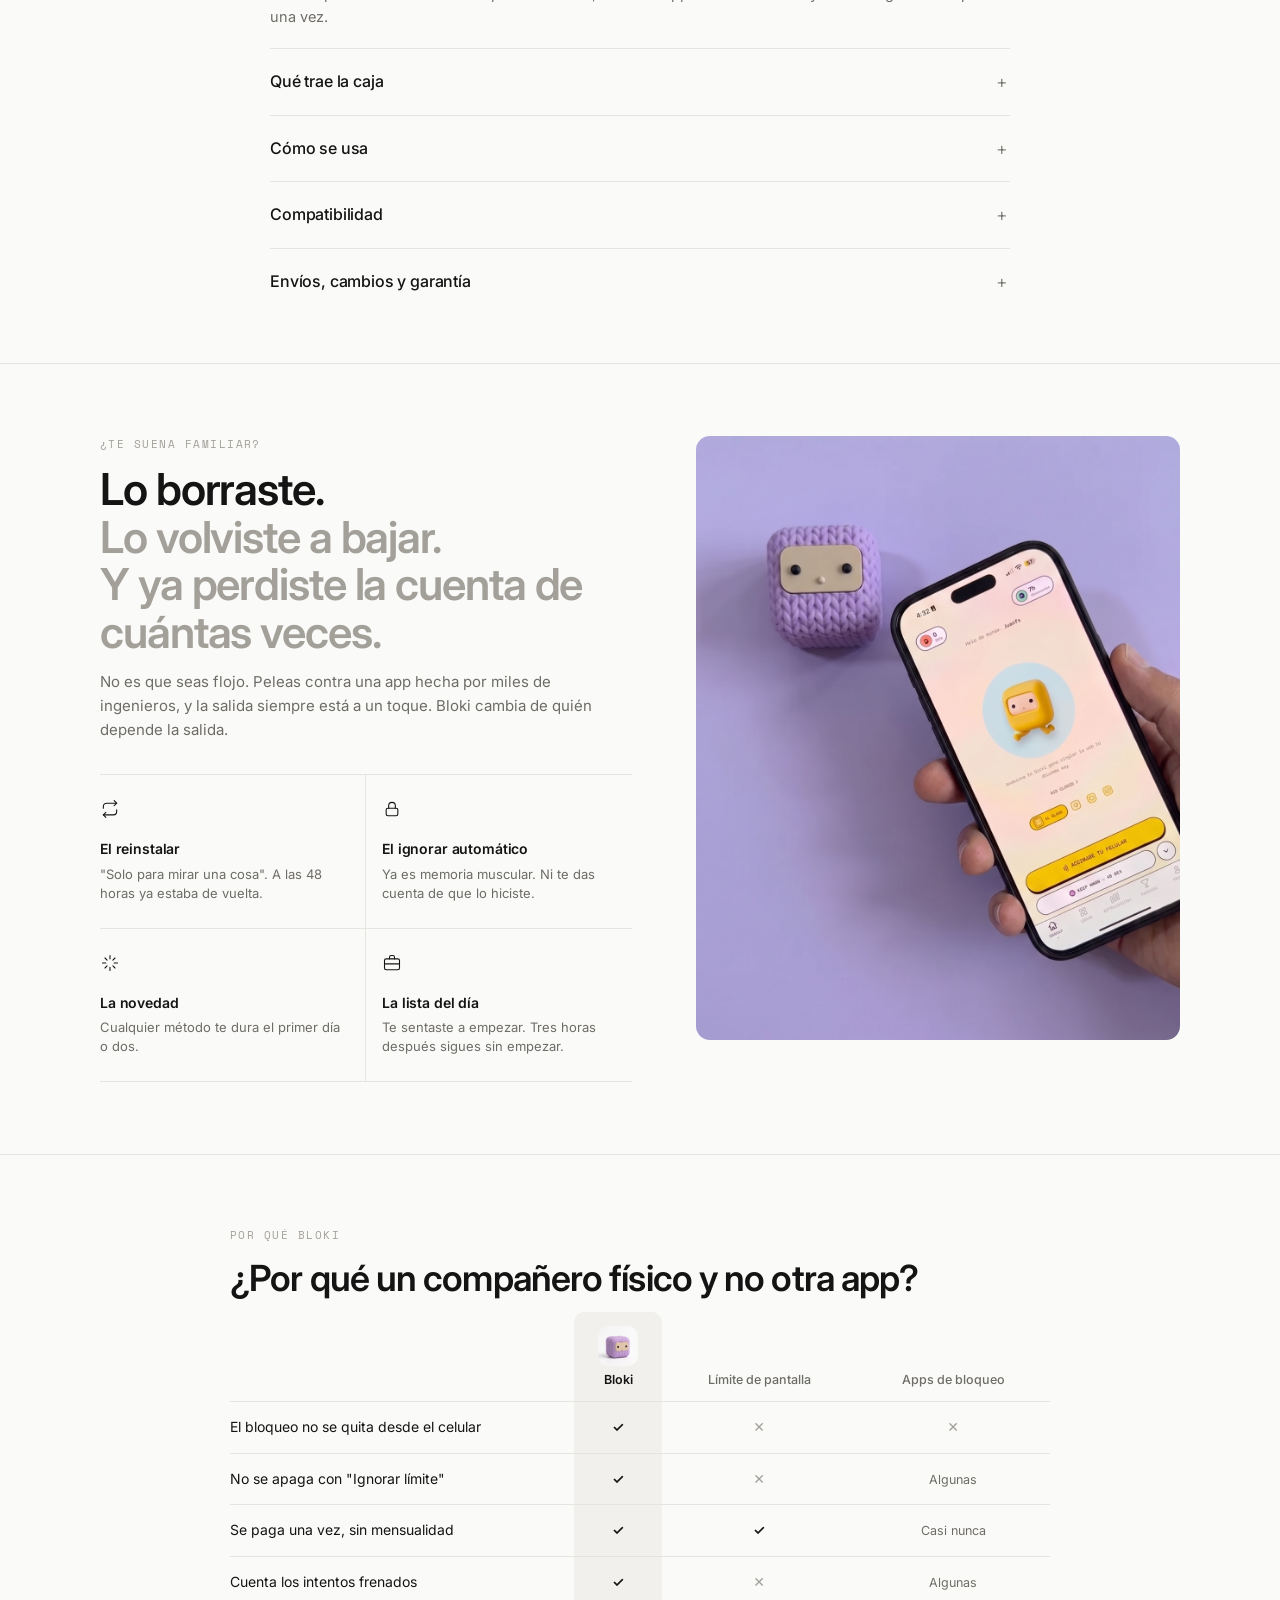
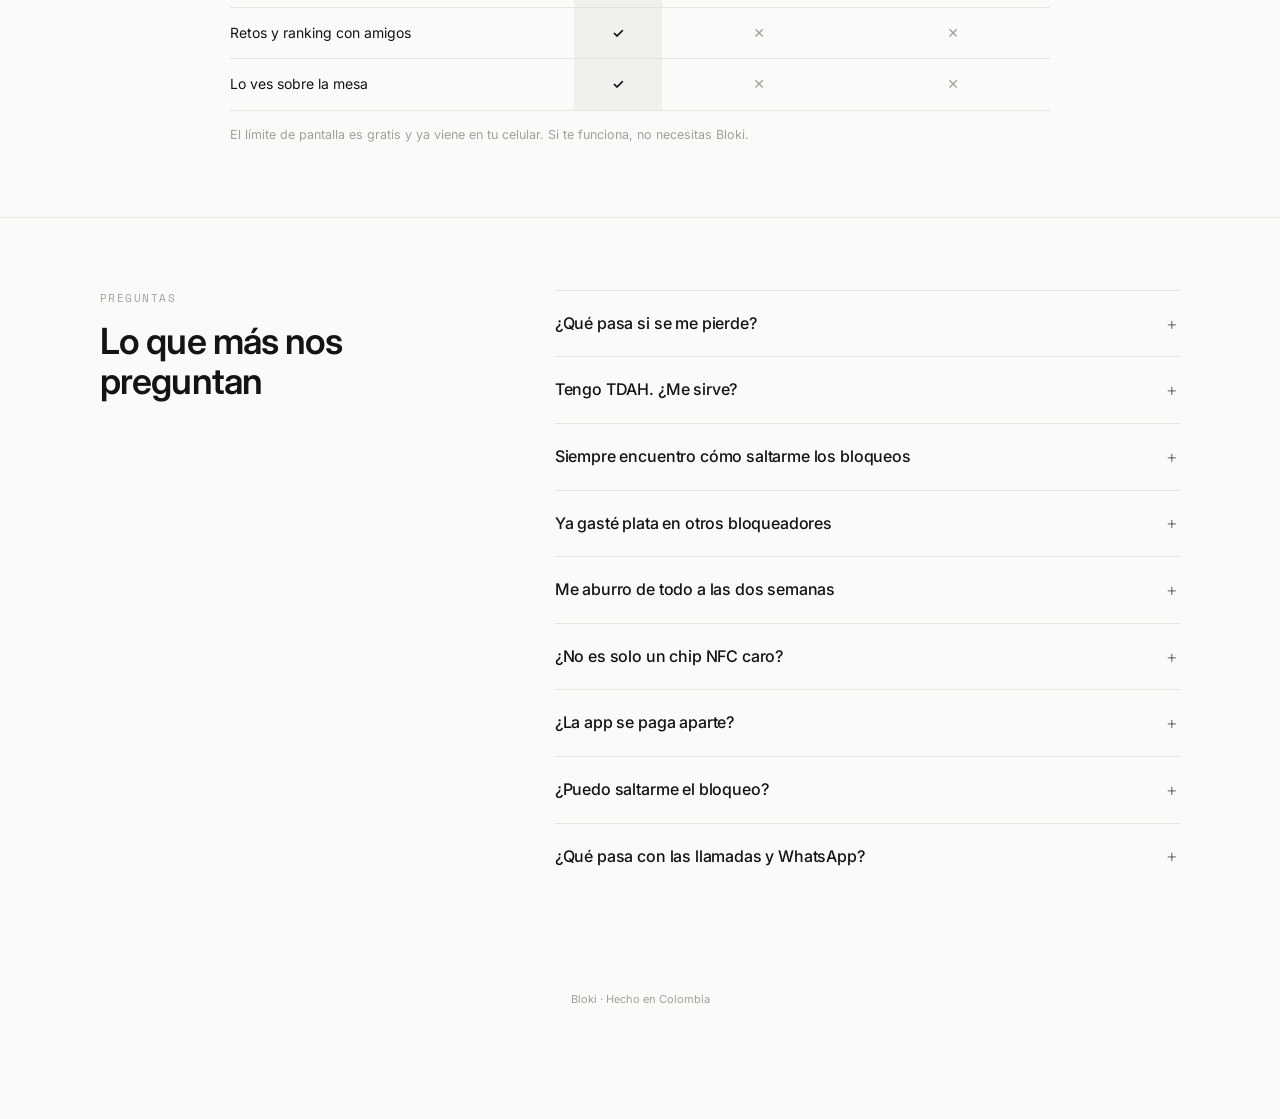
<file: ya-probe-todo/index.html>
<!doctype html>
<html lang="es-CO"><head>
<meta charset="utf-8"><meta name="viewport" content="width=device-width,initial-scale=1">
<title>Bloki · Le diste &quot;ignorar límite&quot; sin leerlo</title>
<meta name="description" content="Con Bloki, el bloqueo no se quita desde el celular: para desbloquear tienes que pararte. Con racha, retos y ranking para la semana en que todo lo demás se deja.">
<meta property="og:title" content="Bloki · Le diste &quot;ignorar límite&quot; sin leerlo"><meta property="og:description" content="Con Bloki, el bloqueo no se quita desde el celular: para desbloquear tienes que pararte. Con racha, retos y ranking para la semana en que todo lo demás se deja.">
<meta property="og:image" content="../assets/bloki-lila-tejido.jpg">
<meta name="robots" content="noindex">
<link rel="preconnect" href="https://fonts.googleapis.com"><link rel="preconnect" href="https://fonts.gstatic.com" crossorigin>
<link href="https://fonts.googleapis.com/css2?family=Inter:wght@400;500;600&family=Space+Mono:wght@400&display=swap" rel="stylesheet">
<link rel="stylesheet" href="../assets/bloki-landing.css">
<style>.todo-inline{color:#c2412d}</style>
</head><body>
<div class="draft-bar">BORRADOR · Ya probé todo · <a href="../index.html">todos</a></div>
<div class="announce"><b class="tag">OFERTA</b>Combo x3 con <b>$69.800</b> de ahorro</div><header class="header"><div class="header__in">
  <details class="menu"><summary aria-label="Menú"><svg viewBox="0 0 24 24" fill="none" stroke="currentColor" stroke-width="1.6" stroke-linecap="round" stroke-linejoin="round" aria-hidden="true"><path d="M4 7h16M4 12h16M4 17h16"/></svg></summary>
    <nav class="menu__panel"><a href="#comprar" data-goto-buy>Comprar</a><a href="#como-funciona">Cómo funciona</a><a href="#preguntas">Preguntas</a></nav></details>
  <a class="header__logo" href="#top"><img src="../assets/bloki-wordmark.png" alt="Bloki" width="64" height="26"></a>
  <a class="header__cart" href="#comprar" data-goto-buy aria-label="Comprar"><svg viewBox="0 0 24 24" fill="none" stroke="currentColor" stroke-width="1.6" stroke-linecap="round" stroke-linejoin="round" aria-hidden="true"><path d="M3 4h2l2.5 11h10.5l2-8H6.5"/><circle cx="9" cy="19" r="1.5"/><circle cx="17" cy="19" r="1.5"/></svg></a>
</div></header><div class="pdp"><section class="sec sec--tight" id="top"><div class="wrap">
  <div class="gal"><div class="chips"><div class="chip"><svg viewBox="0 0 24 24" fill="none" stroke="currentColor" stroke-width="1.3" stroke-linecap="round" stroke-linejoin="round" aria-hidden="true"><path d="M6 8.5a6 6 0 0 1 0 7"/><path d="M9.5 6a10 10 0 0 1 0 12"/><path d="M13 3.5a14 14 0 0 1 0 17"/></svg><span>NFC SIN BATERÍA</span></div><div class="chip"><svg viewBox="0 0 24 24" fill="none" stroke="currentColor" stroke-width="1.3" stroke-linecap="round" stroke-linejoin="round" aria-hidden="true"><rect x="7" y="2.5" width="10" height="19" rx="2.5"/><path d="M11 18.5h2"/></svg><span>APP SIN SUSCRIPCIÓN</span></div><div class="chip"><svg viewBox="0 0 24 24" fill="none" stroke="currentColor" stroke-width="1.3" stroke-linecap="round" stroke-linejoin="round" aria-hidden="true"><rect x="5" y="9" width="14" height="10" rx="2"/><path d="M8 9a4 4 0 0 1 8 0"/><path d="M7 5l1.5 2M17 5l-1.5 2"/></svg><span>IPHONE Y ANDROID</span></div><div class="chip"><svg viewBox="0 0 24 24" fill="none" stroke="currentColor" stroke-width="1.3" stroke-linecap="round" stroke-linejoin="round" aria-hidden="true"><circle cx="12" cy="12" r="9"/><circle cx="8" cy="10" r="1.2"/><circle cx="12" cy="7.5" r="1.2"/><circle cx="16" cy="10" r="1.2"/><path d="M12 21a2.5 2.5 0 0 1 0-5h2"/></svg><span>3 COLORES</span></div><div class="chip"><svg viewBox="0 0 24 24" fill="none" stroke="currentColor" stroke-width="1.3" stroke-linecap="round" stroke-linejoin="round" aria-hidden="true"><path d="M4 6h10M18 6h2M4 12h4M12 12h8M4 18h12M20 18h0"/><circle cx="16" cy="6" r="2"/><circle cx="10" cy="12" r="2"/><circle cx="18" cy="18" r="2"/></svg><span>MODOS DE ENFOQUE PERSONALIZABLES</span></div></div>
    <div><div class="gal__main"><div class="gal__slide gal__slide--cover on"><img src="../assets/bloki-lila-tejido.jpg" alt="Bloki morado tejido, tu compañero físico que bloquea las apps que eliges"></div><div class="gal__slide gal__slide--cover"><img src="../assets/bloki-amarillo-mano.jpg" alt="Bloki amarillo en la mano: cabe entre dos dedos" loading="lazy"></div><div class="gal__slide gal__slide--cover"><img src="../assets/bloki-comparativa.jpg" alt="Bloki frente al límite de pantalla y las apps de bloqueo" loading="lazy"></div><div class="gal__slide gal__slide--cover"><img src="../assets/bloki-negro-escritorio.jpg" alt="Bloki negro en el escritorio, junto al celular con el modo Trabajo" loading="lazy"></div><div class="gal__slide"><div class="info" style="background:var(--paper)"><span class="info__k">Lo que ya probaste</span><p class="info__t">Todo tiene una puerta trasera en el mismo celular.</p><ul><li><b>Blanco y negro</b>Se quita en dos toques.</li><li><b>Borrar las apps</b>Cuarenta segundos y vuelven.</li><li><b>Apps de bloqueo</b>El botón de pausa está adentro.</li></ul></div></div><div class="gal__slide"><div class="info"><span class="info__k">Cómo funciona</span><p class="info__t">Un compañero físico, una app y un toque.</p><ol><li><b>1. Eliges las apps</b>Vienen ocho modos listos. Ajustas los que quieras.</li><li><b>2. Acercas el celular</b>NFC. Sin contraseña ni código.</li><li><b>3. Dejas a Bloki ahí</b>Para desbloquear tienes que volver a él.</li></ol></div></div><div class="gal__slide gal__slide--cover"><img src="../assets/app-session.jpg" alt="Sesión activa en la app de Bloki" loading="lazy"></div><div class="gal__slide"><div class="info info--ink"><span class="info__k">Evidencia · Colombia</span><span class="info__big">3 h 25 min</span><p class="info__t" style="margin-top:6px">al día en redes sociales. Es el promedio en Colombia.</p><ul style="color:var(--ink)"><li><b>Top 5 mundial</b>en tiempo frente a pantallas: unas 8 h 43 min diarias en internet.</li><li><b>8 de cada 10</b>celulares en Colombia son Android. Bloki funciona con los dos.</li></ul><p style="font-size:9.5px;color:var(--ink-muted);margin:10px 0 0">Fuente: Digital 2025 (DataReportal) vía Portafolio · La República · Statcounter jul-2026</p></div></div><div class="gal__slide gal__slide--cover"><img src="../assets/app-retos.jpg" alt="Retos con amigos en la app de Bloki" loading="lazy"></div><div class="gal__slide"><div class="info" style="background:var(--paper)"><span class="info__k">La diferencia</span><p class="info__t">Lo que tienen todos los demás: se quitan desde el mismo celular.</p><ul><li><b>Límite de pantalla</b>Se apaga con "Ignorar límite".</li><li><b>Borrar las apps</b>Se vuelven a bajar en cuarenta segundos.</li><li><b>Bloki</b>Solo se quita acercando el celular a Bloki, donde lo dejaste.</li></ul></div></div><div class="gal__slide gal__slide--cover"><img src="../assets/bloki-morado-app.jpg" alt="Bloki morado junto al celular con la app abierta" loading="lazy"></div><div class="gal__arrows"><button type="button" data-gal-prev aria-label="Anterior">‹</button><button type="button" data-gal-next aria-label="Siguiente">›</button></div></div>
    <div class="thumbs"><button type="button" class="on" aria-label="Imagen 1"><img src="../assets/bloki-lila-tejido.jpg" alt=""></button><button type="button" class="" aria-label="Imagen 2"><img src="../assets/bloki-amarillo-mano.jpg" alt=""></button><button type="button" class="" aria-label="Imagen 3"><img src="../assets/bloki-comparativa.jpg" alt=""></button><button type="button" class="" aria-label="Imagen 4"><img src="../assets/bloki-negro-escritorio.jpg" alt=""></button><button type="button" class="" aria-label="Imagen 5"><span class="t-info">YA LO PROBÉ</span></button><button type="button" class="" aria-label="Imagen 6"><span class="t-info">3 PASOS</span></button><button type="button" class="" aria-label="Imagen 7"><img src="../assets/app-session.jpg" alt=""></button><button type="button" class="" aria-label="Imagen 8"><span class="t-info">DATO</span></button><button type="button" class="" aria-label="Imagen 9"><img src="../assets/app-retos.jpg" alt=""></button><button type="button" class="" aria-label="Imagen 10"><span class="t-info">VS</span></button><button type="button" class="" aria-label="Imagen 11"><img src="../assets/bloki-morado-app.jpg" alt=""></button></div></div></div>
</div></section><section class="sec buy" id="comprar"><div class="wrap">
  <div class="buy__card">
    <div class="buy__top"><span><span class="launch">Precio de lanzamiento por tiempo limitado</span></span><span class="pill"><svg class="flag" viewBox="0 0 3 2" aria-hidden="true"><rect width="3" height="1" fill="#FCD116"/><rect y="1" width="3" height=".5" fill="#003893"/><rect y="1.5" width="3" height=".5" fill="#CE1126"/></svg>Diseñado y fabricado en Colombia</span></div>
    <h1 class="buy__title">Bloki</h1>
    <p class="buy__sub">Un compañero físico: el bloqueo solo se quita acercando el celular a él.</p>
    <p class="buy__lead">Lo acercas al celular y las apps dejan de abrir. Para que vuelvan, tienes que <b>volver a él</b>.</p>
    <div class="guar-bar"><span class="guar__seal">30<small>DÍAS</small></span><p><b>Garantía de satisfacción de 30 días</b> · Sin preguntas</p></div>
    <ul class="checks"><li><span class="ck"></span><span><b>No hay "ignorar límite".</b> Para desbloquear vas hasta donde lo dejaste.</span></li><li><span class="ck"></span><span><b>Modo estricto</b> para los días en que vas a buscar la trampa.</span></li><li><span class="ck"></span><span><b>Racha, retos y ranking</b> para cuando se gaste la novedad.</span></li><li><span class="ck ck--gift"></span><span><b>Gratis: Aguanta 21 días y te ganas un premio.</b> Completa el reto en la app y te mandamos un código de [CONFIRMAR]% para que retes a quien quieras.</span></li></ul>
    <p class="ship"><i></i><span data-eta>Llega en 2 a 5 días hábiles · Envío a toda Colombia</span></p>
    <div class="plans" role="radiogroup" aria-label="Elige tu plan"><div class="plan" role="radio" tabindex="0" aria-checked="false" data-qty="1" data-price="89900">
      <div class="plan__row"><span class="plan__dot"></span>
        <div><p class="plan__name"><b>Individual</b> · 1 Bloki</p>
        <p class="plan__desc">$89.900 c/u</p></div>
        <p class="plan__price"><strong>$89.900</strong></p></div>
      <div class="colors"><div class="colors__row"><span>Color: <b>Amarillo</b></span><span class="sw"><button type="button" class="on" style="--c:#F5D76E" data-color="Amarillo" aria-label="Amarillo"></button><button type="button" class="" style="--c:#C5A8E8" data-color="Morado" aria-label="Morado"></button><button type="button" class="" style="--c:#1C1C1C" data-color="Negro" aria-label="Negro"></button></span></div></div></div><div class="plan on" role="radio" tabindex="0" aria-checked="true" data-qty="2" data-price="159900"><span class="plan__badge">RECOMENDADO</span>
      <div class="plan__row"><span class="plan__dot"></span>
        <div><p class="plan__name"><b>Dúo</b> · 2 Bloki</p>
        <p class="plan__desc">$79.950 c/u<span class="plan__save">AHORRA $19.900</span><span class="plan__perk">Envío gratis</span></p></div>
        <p class="plan__price"><strong>$159.900</strong><s>$179.800</s></p></div>
      <div class="colors"><div class="colors__row"><span>Bloki 1: <b>Amarillo</b></span><span class="sw"><button type="button" class="on" style="--c:#F5D76E" data-color="Amarillo" aria-label="Amarillo"></button><button type="button" class="" style="--c:#C5A8E8" data-color="Morado" aria-label="Morado"></button><button type="button" class="" style="--c:#1C1C1C" data-color="Negro" aria-label="Negro"></button></span></div><div class="colors__row"><span>Bloki 2: <b>Morado</b></span><span class="sw"><button type="button" class="" style="--c:#F5D76E" data-color="Amarillo" aria-label="Amarillo"></button><button type="button" class="on" style="--c:#C5A8E8" data-color="Morado" aria-label="Morado"></button><button type="button" class="" style="--c:#1C1C1C" data-color="Negro" aria-label="Negro"></button></span></div></div></div><div class="plan" role="radio" tabindex="0" aria-checked="false" data-qty="3" data-price="199900"><span class="plan__badge plan__badge--y">MEJOR PRECIO</span>
      <div class="plan__row"><span class="plan__dot"></span>
        <div><p class="plan__name"><b>Combo</b> · 3 Bloki</p>
        <p class="plan__desc">$66.633 c/u<span class="plan__save">AHORRA $69.800</span><span class="plan__perk">Envío gratis</span></p></div>
        <p class="plan__price"><strong>$199.900</strong><s>$269.700</s></p></div>
      <div class="colors"><div class="colors__row"><span>Bloki 1: <b>Amarillo</b></span><span class="sw"><button type="button" class="on" style="--c:#F5D76E" data-color="Amarillo" aria-label="Amarillo"></button><button type="button" class="" style="--c:#C5A8E8" data-color="Morado" aria-label="Morado"></button><button type="button" class="" style="--c:#1C1C1C" data-color="Negro" aria-label="Negro"></button></span></div><div class="colors__row"><span>Bloki 2: <b>Morado</b></span><span class="sw"><button type="button" class="" style="--c:#F5D76E" data-color="Amarillo" aria-label="Amarillo"></button><button type="button" class="on" style="--c:#C5A8E8" data-color="Morado" aria-label="Morado"></button><button type="button" class="" style="--c:#1C1C1C" data-color="Negro" aria-label="Negro"></button></span></div><div class="colors__row"><span>Bloki 3: <b>Negro</b></span><span class="sw"><button type="button" class="" style="--c:#F5D76E" data-color="Amarillo" aria-label="Amarillo"></button><button type="button" class="" style="--c:#C5A8E8" data-color="Morado" aria-label="Morado"></button><button type="button" class="on" style="--c:#1C1C1C" data-color="Negro" aria-label="Negro"></button></span></div></div></div></div>
    <div class="total"><span>Total</span><span><strong data-total></strong><s data-compare hidden></s><span class="save" data-save hidden></span></span></div>
    <button type="button" class="btn btn--block" data-buy>Comprar ahora →</button>
    <p class="buy__err" role="alert"></p>
    <p class="buy__note">El bloqueo no se quita desde el celular. Solo acercándolo a Bloki.</p>
    <div class="tip"><button type="button" class="tip__btn" aria-describedby="tip-perdida">¿Y si se me pierde? <span class="tip__i" aria-hidden="true">i</span></button>
      <span class="tip__box" role="tooltip" id="tip-perdida">Cada Bloki trae <b>3 desbloqueos de emergencia</b>. Respondes tu pregunta de seguridad y tus apps se desbloquean. Si necesitas más, los encuentras dentro de la app.</span></div>
    <ul class="micro"><li>Envío gratis desde 2 unidades</li><li>Garantía 30 días</li><li>Pago seguro</li></ul>
    <div class="pay"><img class="pay--pse" src="../assets/pagos/pse.svg" alt="PSE" loading="lazy"><img class="pay--nequi" src="../assets/pagos/nequi.svg" alt="Nequi" loading="lazy"><img class="pay--bancolombia" src="../assets/pagos/bancolombia.svg" alt="Bancolombia" loading="lazy"><img class="pay--visa" src="../assets/pagos/visa.svg" alt="VISA" loading="lazy"><img class="pay--mastercard" src="../assets/pagos/mastercard.svg" alt="Mastercard" loading="lazy"></div>
  </div>
</div></section></div><section class="sec" id="video"><div class="wrap">
  <div class="center"><span class="eyebrow">Cómo funciona</span><h2 class="h2">Bloki en un minuto</h2></div>
  <div class="vid"><video src="../assets/bloki-como-funciona.mp4" poster="../assets/bloki-como-funciona.jpg" muted playsinline loop controls preload="none" data-autoplay></video></div>
</div></section><section class="sec sec--deep" id="funciones"><div class="wrap">
  <span class="eyebrow">La app</span><h2 class="h2">Lo que hace la app, incluida y sin suscripción</h2>
  <div class="fx"><div class="fx__tabs" role="tablist"><button type="button" role="tab" class="on" aria-selected="true"><svg viewBox="0 0 24 24" fill="none" stroke="currentColor" stroke-width="1.4" stroke-linecap="round" stroke-linejoin="round" aria-hidden="true"><path d="M4 6h10M18 6h2M4 12h4M12 12h8M4 18h12M20 18h0"/><circle cx="16" cy="6" r="2"/><circle cx="10" cy="12" r="2"/><circle cx="18" cy="18" r="2"/></svg><span>Modos</span></button><button type="button" role="tab" class="" aria-selected="false"><svg viewBox="0 0 24 24" fill="none" stroke="currentColor" stroke-width="1.4" stroke-linecap="round" stroke-linejoin="round" aria-hidden="true"><rect x="5" y="11" width="14" height="9" rx="2"/><path d="M8 11V8a4 4 0 0 1 8 0v3"/></svg><span>Modo estricto</span></button><button type="button" role="tab" class="" aria-selected="false"><svg viewBox="0 0 24 24" fill="none" stroke="currentColor" stroke-width="1.4" stroke-linecap="round" stroke-linejoin="round" aria-hidden="true"><path d="M12 3 4 6v6c0 5 3.5 8 8 9 4.5-1 8-4 8-9V6Z"/><path d="m9 12 2 2 4-4"/></svg><span>Emergencias</span></button><button type="button" role="tab" class="" aria-selected="false"><svg viewBox="0 0 24 24" fill="none" stroke="currentColor" stroke-width="1.4" stroke-linecap="round" stroke-linejoin="round" aria-hidden="true"><path d="M4 20V10M10 20V4M16 20v-7M22 20H2"/></svg><span>Estadísticas</span></button><button type="button" role="tab" class="" aria-selected="false"><svg viewBox="0 0 24 24" fill="none" stroke="currentColor" stroke-width="1.4" stroke-linecap="round" stroke-linejoin="round" aria-hidden="true"><path d="M8 4h8v5a4 4 0 0 1-8 0Z"/><path d="M8 6H5a3 3 0 0 0 3 4M16 6h3a3 3 0 0 1-3 4M12 13v4M8 21h8M9 17h6"/></svg><span>Retos</span></button></div><div class="fx__body"><div class="fx__panel" role="tabpanel"><h3>Ocho modos listos para usar</h3><p>Trabajo, Dormir, Estudio, Lectura, Romántico, Viajes, Conducir y Control parental. Cada uno trae sus apps ya elegidas. Los ajustas cuando quieras.</p></div><div class="fx__panel" role="tabpanel" hidden><h3>Que terminar antes cueste</h3><p>Con el modo estricto activo, la sesión no se termina desde el celular. Para salir, vuelves a Bloki.</p></div><div class="fx__panel" role="tabpanel" hidden><h3>3 desbloqueos de emergencia</h3><p>Si pierdes a Bloki o de verdad lo necesitas, respondes tu pregunta de seguridad y tus apps se desbloquean. Si necesitas más, los encuentras dentro de la app.</p></div><div class="fx__panel" role="tabpanel" hidden><h3>Racha e intentos frenados</h3><p>La app cuenta los días seguidos que cumples, las horas que llevas bloqueadas y cada vez que intentaste abrir una app bloqueada.</p></div><div class="fx__panel" role="tabpanel" hidden><h3>Retos y ranking con amigos</h3><p>Arma un reto 1 vs 1 o en grupo y compite por horas bloqueadas. Si terminas antes, ese día no suma a tu racha.</p></div></div></div>
</div></section><section class="sec sec--tight"><div class="wrap why">
  <div class="why__card"><span class="why__tag">Por qué sí funciona</span><h3>Por qué todo lo demás te duró dos días</h3><p>Porque todo lo que probaste se deshace desde el mismo celular, en el momento en que menos ganas tienes de pelear. Bloki no te pide aguantar: <b>te pide pararte.</b> Y si eso deja de alcanzar, lo mandas más lejos: al carro, a la oficina, a la cartera de tu pareja.</p></div>
  <div class="why__card why__guar"><span class="why__icon"><svg viewBox="0 0 24 24" fill="none" stroke="currentColor" stroke-width="1.5" stroke-linecap="round" stroke-linejoin="round" aria-hidden="true"><path d="M12 3 4 6v6c0 5 3.5 8 8 9 4.5-1 8-4 8-9V6Z"/><path d="m9 12 2 2 4-4"/></svg></span><div><h4>Garantía de satisfacción de 30 días</h4><p>Sin preguntas. Si no te sirve, lo devuelves y <b>te devolvemos el dinero.</b></p></div></div>
</div></section><section class="sec sec--tight" id="como-funciona"><div class="wrap"><div class="acc"><details open><summary>Qué es</summary><div class="acc__body"><p>Un compañero físico con un chip NFC adentro, más una app. No tiene batería y no se carga. Se compra una vez.</p></div></details><details><summary>Qué trae la caja</summary><div class="acc__body"><p><b>1 Bloki</b>, en el color que elegiste.</p><p><b>Instrucciones de uso.</b> De la caja a tu primer bloqueo en un par de minutos.</p><p><b>Tu bienvenida a la comunidad Bloki.</b> Retos, ranking y gente bloqueando contigo.</p></div></details><details><summary>Cómo se usa</summary><div class="acc__body"><p>Abres la app y eliges qué apps se bloquean. Acercas la parte de arriba del celular a Bloki y el modo se activa. Para desbloquear, vuelves a acercarlo.</p></div></details><details><summary>Compatibilidad</summary><div class="acc__body"><p>iPhone y Android con NFC. La mayoría de celulares desde 2015 lo tienen. Cada Bloki se vincula a un solo celular: si son dos, cada uno necesita el suyo.</p></div></details><details><summary>Envíos, cambios y garantía</summary><div class="acc__body"><p>Envío a toda Colombia, de 2 a 5 días hábiles. <b>Gratis llevando 2 o más.</b></p><p><b>30 días de garantía:</b> lo devuelves y te devolvemos el dinero, sin preguntas.</p></div></details></div></div></section>
<section class="sec sec--deep"><div class="wrap">
  <div class="split"><div class="split__copy"><span class="eyebrow">¿Te suena familiar?</span>
  <h2 class="h2 h2--lines"><span>Lo borraste.</span><span>Lo volviste a bajar.</span><span>Y ya perdiste la cuenta de cuántas veces.</span></h2>
  <p class="lead">No es que seas flojo. Peleas contra una app hecha por miles de ingenieros, y la salida siempre está a un toque. Bloki cambia de quién depende la salida.</p>
  <div class="pains"><div class="pain"><span class="pain__ic"><svg viewBox="0 0 24 24" fill="none" stroke="currentColor" stroke-width="1.3" stroke-linecap="round" stroke-linejoin="round" aria-hidden="true"><path d="M17 2l3 3-3 3"/><path d="M4 11V9a4 4 0 0 1 4-4h12"/><path d="M7 22l-3-3 3-3"/><path d="M20 13v2a4 4 0 0 1-4 4H4"/></svg></span><h3>El reinstalar</h3><p>"Solo para mirar una cosa". A las 48 horas ya estaba de vuelta.</p></div><div class="pain"><span class="pain__ic"><svg viewBox="0 0 24 24" fill="none" stroke="currentColor" stroke-width="1.3" stroke-linecap="round" stroke-linejoin="round" aria-hidden="true"><rect x="5" y="11" width="14" height="9" rx="2"/><path d="M8 11V8a4 4 0 0 1 8 0v3"/></svg></span><h3>El ignorar automático</h3><p>Ya es memoria muscular. Ni te das cuenta de que lo hiciste.</p></div><div class="pain"><span class="pain__ic"><svg viewBox="0 0 24 24" fill="none" stroke="currentColor" stroke-width="1.3" stroke-linecap="round" stroke-linejoin="round" aria-hidden="true"><path d="M12 3v4M12 17v4M3 12h4M17 12h4M6 6l2.5 2.5M15.5 15.5 18 18M6 18l2.5-2.5M15.5 8.5 18 6"/></svg></span><h3>La novedad</h3><p>Cualquier método te dura el primer día o dos.</p></div><div class="pain"><span class="pain__ic"><svg viewBox="0 0 24 24" fill="none" stroke="currentColor" stroke-width="1.3" stroke-linecap="round" stroke-linejoin="round" aria-hidden="true"><rect x="3" y="7" width="18" height="13" rx="2"/><path d="M9 7V5a2 2 0 0 1 2-2h2a2 2 0 0 1 2 2v2M3 13h18"/></svg></span><h3>La lista del día</h3><p>Te sentaste a empezar. Tres horas después sigues sin empezar.</p></div></div></div>
  <figure class="figure"><img src="../assets/bloki-morado-app.jpg" alt="Bloki morado junto al celular con la app abierta" loading="lazy"></figure></div>
</div></section><section class="sec"><div class="wrap">
  <span class="eyebrow">Por qué Bloki</span>
  <h2 class="h2">¿Por qué un compañero físico y no otra app?</h2>
  <table class="cmp"><tr><th></th><th class="us"><img src="../assets/bloki-lila-tejido.jpg" alt="">Bloki</th><th>Límite de pantalla</th><th>Apps de bloqueo</th></tr><tr><td>El bloqueo no se quita desde el celular</td><td class="us"><span class="yes">✓</span></td><td><span class="no">✕</span></td><td><span class="no">✕</span></td></tr><tr><td>No se apaga con "Ignorar límite"</td><td class="us"><span class="yes">✓</span></td><td><span class="no">✕</span></td><td><span class="txt">Algunas</span></td></tr><tr><td>Se paga una vez, sin mensualidad</td><td class="us"><span class="yes">✓</span></td><td><span class="yes">✓</span></td><td><span class="txt">Casi nunca</span></td></tr><tr><td>Cuenta los intentos frenados</td><td class="us"><span class="yes">✓</span></td><td><span class="no">✕</span></td><td><span class="txt">Algunas</span></td></tr><tr><td>Retos y ranking con amigos</td><td class="us"><span class="yes">✓</span></td><td><span class="no">✕</span></td><td><span class="no">✕</span></td></tr><tr><td>Lo ves sobre la mesa</td><td class="us"><span class="yes">✓</span></td><td><span class="no">✕</span></td><td><span class="no">✕</span></td></tr></table>
  <p class="small" style="margin:14px 0 0">El límite de pantalla es gratis y ya viene en tu celular. Si te funciona, no necesitas Bloki.</p>
</div></section><section class="sec sec--deep" id="preguntas"><div class="wrap">
  <div class="faq"><div class="faq__head"><span class="eyebrow">Preguntas</span>
  <h2 class="h2">Lo que más nos preguntan</h2></div>
  <div class="faq__list"><div class="acc"><details><summary>¿Qué pasa si se me pierde?</summary><div class="acc__body"><p>Cada Bloki trae <b>3 desbloqueos de emergencia</b>. Respondes tu pregunta de seguridad y tus apps se desbloquean. Si necesitas más, los encuentras dentro de la app.</p></div></details><details><summary>Tengo TDAH. ¿Me sirve?</summary><div class="acc__body"><p>Bloki no es un tratamiento ni reemplaza el que tengas. Mucha gente con TDAH cuenta en foros que los bloqueadores físicos le sirven porque no dependen de la fuerza de voluntad en el momento. Si te sirve o no, lo sabes en 30 días, y si no, lo devuelves.</p></div></details><details><summary>Siempre encuentro cómo saltarme los bloqueos</summary><div class="acc__body"><p>Con Bloki también puedes, si de verdad quieres. El modo estricto lo hace más difícil. Pero lo que más funciona es la distancia: ponlo donde te dé pereza ir.</p></div></details><details><summary>Ya gasté plata en otros bloqueadores</summary><div class="acc__body"><p>Por eso hay 30 días. Si no te sirve, lo devuelves y te devolvemos el dinero.</p></div></details><details><summary>Me aburro de todo a las dos semanas</summary><div class="acc__body"><p>Para eso están la racha, los retos y el ranking: le ponen algo en juego a la semana en que todo lo demás se deja.</p></div></details><details><summary>¿No es solo un chip NFC caro?</summary><div class="acc__body"><p>Adentro tiene un chip NFC, sí. Lo que pagas es el compañero físico, la app completa de por vida sin mensualidad, los ocho modos, los retos y el ranking. Y es un compañero que da gusto dejar a la vista: el que se guarda en un cajón no se usa.</p></div></details><details><summary>¿La app se paga aparte?</summary><div class="acc__body"><p>No. Va incluida, de por vida, sin suscripción ni cobros después.</p></div></details><details><summary>¿Puedo saltarme el bloqueo?</summary><div class="acc__body"><p>Si de verdad quieres, sí. Hay modo estricto, pero ningún bloqueo de software es una cárcel. Lo que hace Bloki es que volver cueste más que quedarte afuera, y que si terminas antes, ese día no sume para tu racha.</p></div></details><details><summary>¿Qué pasa con las llamadas y WhatsApp?</summary><div class="acc__body"><p>Las llamadas nunca se bloquean: ni Apple ni Google lo permiten. WhatsApp queda libre por defecto. Si lo agregas, la app te avisa antes.</p></div></details></div></div></div>
</div></section>
<footer style="padding:30px 16px 110px;text-align:center;font-size:11px;color:var(--ink-muted)">Bloki · Hecho en Colombia</footer>
<div class="sticky" aria-hidden="true"><div class="sticky__in">
  <img src="../assets/bloki-lila-tejido.jpg" alt="">
  <span class="sticky__info"><strong>Bloki</strong>Desde <b>$89.900</b></span>
  <a class="btn" href="#comprar" data-goto-buy tabindex="-1">Quiero mi Bloki</a>
</div></div>
<button class="teaser" type="button" aria-label="Ver descuento"><svg viewBox="0 0 24 24" fill="none" stroke="currentColor" stroke-width="1.8" stroke-linecap="round" stroke-linejoin="round" aria-hidden="true"><rect x="3" y="9" width="18" height="12" rx="1.5"/><path d="M3 13h18M12 9v12"/><path d="M12 9S10.5 4 8 4.5 7.5 9 12 9Zm0 0s1.5-5 4-4.5S16.5 9 12 9Z"/></svg></button>
<div class="pop" role="dialog" aria-modal="true" aria-label="Descuento"><div class="pop__box">
  <button class="pop__x" type="button" data-pop-close aria-label="Cerrar">×</button>
  <div class="pop__art"><img src="../assets/bloki-amarillo-mano.jpg" alt=""></div>
  <div class="pop__body"><h3>Tienes un descuento esperando</h3><p>Déjanos tu correo y te mandamos el código para tu primer Bloki.</p>
    <form><input type="email" required placeholder="Tu correo" aria-label="Correo"><button class="btn btn--block" type="submit">Quiero el código</button></form>
    <button class="pop__no" type="button" data-pop-close>Ahora no</button>
    <p class="pop__legal">Al dejar tu correo aceptas recibir mensajes de Bloki. Puedes salirte cuando quieras.</p></div>
</div></div>
<script type="application/json" id="bk-config">{"slug": "ya-probe-todo", "store": "", "unitPrice": 89900, "variants": {"Amarillo": "", "Morado": "", "Negro": ""}, "discountCodes": {}, "popupCode": "[CÓDIGO]", "popupDelay": 12}</script>
<script src="../assets/bloki-landing.js"></script>
</body></html>
</file>
<file: assets/bloki-landing.css>
/* ═══════════════════════════════════════════════════════════════
   BLOKI · Landing de producto por avatar
   Estructura de Plenara Hydra (18 secciones, un solo buy box).
   Dirección visual: minimalista. Blanco hueso, tinta, líneas finas.
   El color lo pone el producto (renders y swatches); nada más lleva color.
   ═══════════════════════════════════════════════════════════════ */
:root{
  --bg:#FAFAF8; --paper:#FFFFFF; --stage:#F1F0EC;
  --ink:#141414; --ink-soft:#6E6C67; --ink-muted:#A3A09A; --line:#E6E4DF;
  /* Colores del producto: solo para swatches */
  --yellow:#F4CB3B; --mint:#92E2C7; --orange:#F28D3B; --lilac:#B78CD3; --coral:#FD998A;
  --sans:'Inter',system-ui,-apple-system,'Segoe UI',sans-serif;
  --mono:'Space Mono',ui-monospace,monospace;
  --w:560px; --r:14px;
}
*,*::before,*::after{box-sizing:border-box}
html{-webkit-text-size-adjust:100%;scroll-behavior:smooth}
body{margin:0;background:var(--bg);color:var(--ink);font-family:var(--sans);font-size:15px;line-height:1.6;-webkit-font-smoothing:antialiased;overflow-x:hidden}
img{max-width:100%;height:auto;display:block}
a{color:inherit}
button{font-family:inherit;color:inherit}
.wrap{width:100%;max-width:var(--w);margin:0 auto;padding:0 20px}
.sec{padding:44px 0;border-top:1px solid var(--line)}
.sec--tight{padding:32px 0}
.center{text-align:center}
.eyebrow{display:block;font-family:var(--mono);font-size:10.5px;letter-spacing:.14em;text-transform:uppercase;color:var(--ink-muted);margin:0 0 18px}
.h2{font-size:26px;line-height:1.2;font-weight:600;letter-spacing:-.025em;margin:0 0 14px}
.h2 em,.hero h1 em{font-style:normal;color:var(--ink-muted)}
.lead{color:var(--ink-soft);margin:0 0 28px}
.small{font-size:12.5px;color:var(--ink-muted)}

/* Botón */
.btn{display:inline-flex;align-items:center;justify-content:center;gap:10px;min-height:54px;padding:0 28px;border:0;border-radius:999px;background:var(--ink);color:var(--bg);font-family:var(--sans);font-weight:500;font-size:15px;letter-spacing:-.01em;text-decoration:none;cursor:pointer;transition:opacity .2s}
.btn:hover{opacity:.82}
.btn--block{width:100%}
.btn[disabled]{opacity:.5;cursor:wait}
.micro{display:flex;flex-wrap:wrap;justify-content:center;gap:4px 18px;margin:16px 0 0;padding:0;list-style:none;font-size:12px;color:var(--ink-soft)}

/* ── S1 Barra de oferta ── */
.announce{background:var(--ink);color:var(--bg);text-align:center;padding:10px 16px;font-size:12.5px;letter-spacing:.01em}
.announce b{font-weight:600}
.announce b.tag{font-family:var(--mono);font-weight:400;font-size:10.5px;letter-spacing:.14em;margin-right:10px;opacity:.6}

/* ── S2 Header ── */
.header{position:sticky;top:0;z-index:50;background:rgba(250,250,248,.9);backdrop-filter:blur(12px);-webkit-backdrop-filter:blur(12px);border-bottom:1px solid var(--line)}
.header__in{display:grid;grid-template-columns:44px 1fr 44px;align-items:center;height:56px;max-width:var(--w);margin:0 auto;padding:0 12px}
.header__logo{justify-self:center}
.header__logo img{height:20px;width:auto}
.header__cart{justify-self:end;display:grid;place-items:center;width:40px;height:40px;text-decoration:none}
.header svg{width:22px;height:22px}
.menu summary{list-style:none;cursor:pointer;width:40px;height:40px;display:grid;place-items:center}
.menu summary::-webkit-details-marker{display:none}
.menu__panel{position:fixed;inset:56px 0 auto 0;background:var(--bg);border-bottom:1px solid var(--line);padding:8px 20px 20px}
.menu__panel a{display:block;padding:14px 0;border-bottom:1px solid var(--line);text-decoration:none;font-size:15px}

/* ── S3 Hero ── */
.hero__media{position:relative;background:var(--stage);aspect-ratio:1/1;max-height:560px;width:100%;display:grid;place-items:center;overflow:hidden}
.hero__toy{width:72%;max-width:420px;height:auto;margin-top:-48px}
.gift{position:absolute;left:16px;right:16px;bottom:16px;max-width:420px;margin:0 auto;display:flex;align-items:center;gap:12px;background:rgba(255,255,255,.92);backdrop-filter:blur(8px);-webkit-backdrop-filter:blur(8px);border:1px solid var(--line);border-radius:12px;padding:10px 14px}
.gift__badge{flex:0 0 auto;font-family:var(--mono);font-size:10px;letter-spacing:.12em;text-transform:uppercase;border:1px solid var(--ink);border-radius:999px;padding:3px 9px}
.gift__txt{font-size:12px;line-height:1.4;color:var(--ink-soft)}
.gift__txt b{display:block;color:var(--ink);font-weight:600;font-size:13px}
.hero__copy{padding-top:36px;padding-bottom:56px}
.hero h1{font-size:30px;line-height:1.15;font-weight:600;letter-spacing:-.03em;margin:0 0 16px}
.hero__sub{margin:0 0 24px;color:var(--ink-soft);font-size:15.5px}
.hero__sub b{color:var(--ink);font-weight:500}
.hero__pills{list-style:none;margin:0 0 28px;padding:0;border-top:1px solid var(--line)}
.hero__pills li{display:flex;align-items:center;gap:12px;padding:12px 0;border-bottom:1px solid var(--line);font-size:14px;color:var(--ink-soft)}
.hero__pills li b{color:var(--ink);font-weight:500}
.hero__pills svg{flex:0 0 20px;width:20px;height:20px;color:var(--ink)}

/* Carrusel genérico */
.carousel{position:relative}
.track{display:flex;gap:12px;overflow-x:auto;scroll-snap-type:x mandatory;scrollbar-width:none;padding:2px 20px 4px;margin:0 -20px}
.track::-webkit-scrollbar{display:none}
.track>*{scroll-snap-align:start;flex:0 0 82%}
.c-nav{display:flex;align-items:center;justify-content:space-between;gap:14px;margin-top:20px}
.c-nav button{width:36px;height:36px;border-radius:50%;border:1px solid var(--line);background:transparent;cursor:pointer;font-size:15px;transition:border-color .2s}
.c-nav button:hover{border-color:var(--ink)}
.c-dots{display:flex;gap:6px}
.c-dots i{width:5px;height:5px;border-radius:50%;background:var(--line);transition:background .2s}
.c-dots i.on{background:var(--ink)}

/* S3c voces */
.voice{background:var(--paper);border:1px solid var(--line);border-radius:var(--r);padding:22px;display:flex;flex-direction:column;justify-content:space-between;min-height:170px}
.voice__q{margin:0 0 18px;font-size:15px;line-height:1.5;letter-spacing:-.01em}
.voice__src{font-family:var(--mono);font-size:10.5px;color:var(--ink-muted);margin:0}
.voice__src b{font-weight:400;color:var(--ink-soft)}

/* ── S4 Galería + chips ── */
.gal{display:grid;grid-template-columns:84px minmax(0,1fr);gap:10px;align-items:start}
.gal>div{min-width:0}
.chips{display:flex;flex-direction:column;align-self:stretch;border:1px solid var(--line);border-radius:var(--r);overflow:hidden;background:var(--paper)}
.chip{flex:1 1 0;min-height:0;display:flex;flex-direction:column;align-items:center;justify-content:center;gap:8px;text-align:center;font-family:var(--mono);font-size:8.5px;letter-spacing:.08em;line-height:1.3;padding:6px;color:var(--ink-soft);border-bottom:1px solid var(--line);hyphens:auto;-webkit-hyphens:auto}
.chip:last-child{border-bottom:0}
.chip svg{width:20px;height:20px;color:var(--ink)}
.gal__main{position:relative;aspect-ratio:1;border-radius:var(--r);overflow:hidden;background:var(--stage)}
.gal__slide{position:absolute;inset:0;opacity:0;transition:opacity .35s;display:flex;align-items:center;justify-content:center}
.gal__slide.on{opacity:1}
.gal__slide img{width:100%;height:100%;object-fit:contain}
.gal__slide--cover img{object-fit:cover}
.gal__arrows{position:absolute;bottom:10px;right:10px;display:flex;gap:6px;z-index:2}
.gal__arrows button{width:30px;height:30px;border-radius:50%;border:0;background:rgba(255,255,255,.9);cursor:pointer;font-size:14px}
.thumbs{display:flex;gap:6px;overflow-x:auto;margin-top:8px;scrollbar-width:none}
.thumbs button{flex:0 0 52px;height:52px;border:1px solid transparent;border-radius:8px;overflow:hidden;background:var(--stage);padding:0;cursor:pointer;opacity:.55;transition:opacity .2s}
.thumbs button.on{opacity:1;border-color:var(--ink)}
.thumbs img{width:100%;height:100%;object-fit:cover}
.thumbs .t-info{display:grid;place-items:center;height:100%;font-family:var(--mono);font-size:7.5px;letter-spacing:.06em;background:var(--paper)}
/* Slides-infografía */
.info{width:100%;height:100%;padding:22px;display:flex;flex-direction:column;justify-content:center;background:var(--paper)}
.info__k{font-family:var(--mono);font-size:9.5px;letter-spacing:.14em;text-transform:uppercase;color:var(--ink-muted);margin-bottom:8px}
.info__t{font-size:17px;font-weight:600;line-height:1.2;letter-spacing:-.02em;margin:0 0 14px}
.info ol,.info ul{margin:0;padding:0;list-style:none;font-size:12px;border-top:1px solid var(--line)}
.info li{padding:9px 0;border-bottom:1px solid var(--line);color:var(--ink-soft)}
.info li b{display:block;font-size:12.5px;font-weight:600;color:var(--ink)}
.info__big{font-size:46px;font-weight:600;letter-spacing:-.04em;line-height:1}
.info--ink{background:var(--ink);color:var(--bg)}
.info--ink .info__k{color:var(--ink-muted)}
.info--ink ul{border-color:#333;color:var(--ink-muted)!important}.info--ink li{border-color:#333;color:var(--ink-muted)}.info--ink li b{color:var(--bg)}

/* ── S5 Buy box ── */
.buy{scroll-margin-top:70px}
#top{border-top:0;padding-top:12px;padding-bottom:16px}
#top+.buy{border-top:0;padding-top:8px}
.buy__card{background:var(--paper);border:1px solid var(--line);border-radius:20px;padding:26px 20px 22px;transition:box-shadow .3s}
.buy__card.flash{animation:flash 1.1s ease}
@keyframes flash{0%,100%{box-shadow:0 0 0 0 rgba(20,20,20,0)}30%{box-shadow:0 0 0 3px var(--ink)}}
.buy__top{display:flex;flex-wrap:wrap;justify-content:space-between;align-items:center;gap:8px;margin-bottom:14px}
.pill{font-family:var(--mono);font-size:10px;letter-spacing:.12em;text-transform:uppercase;color:var(--ink-muted)}
.buy__top .pill{display:inline-flex;align-items:center;gap:7px;text-align:right}
.launch{font-family:var(--mono);font-size:10px;letter-spacing:.12em;text-transform:uppercase;color:var(--ink)}
.flag{flex:0 0 15px;width:15px;height:10px;border-radius:2px;box-shadow:0 0 0 .5px rgba(0,0,0,.12)}
.buy__title{font-size:30px;font-weight:600;letter-spacing:-.035em;margin:0 0 6px;line-height:1.1}
.buy__sub{font-weight:500;margin:0 0 8px;line-height:1.4}
.buy__lead{color:var(--ink-soft);margin:0 0 20px;font-size:14px}
.buy__lead b{font-weight:500;color:var(--ink)}
.checks{list-style:none;margin:0 0 18px;padding:0;border-top:1px solid var(--line);font-size:13.5px}
.checks li{display:grid;grid-template-columns:18px 1fr;gap:12px;align-items:start;padding:11px 0;border-bottom:1px solid var(--line);color:var(--ink-soft)}
.checks li b{color:var(--ink);font-weight:500}
.ck{width:18px;height:18px;display:grid;place-items:center;font-size:12px;margin-top:1px}
.ck::before{content:"✓"}
.ck--gift::before{content:"+";font-size:16px;font-weight:500}
.ship{display:flex;align-items:center;gap:10px;font-size:13px;margin:0 0 22px;color:var(--ink-soft)}
.ship i{flex:0 0 7px;width:7px;height:7px;border-radius:50%;background:#2fa866;animation:glow 2s infinite}
@keyframes glow{0%{box-shadow:0 0 0 0 rgba(47,168,102,.45)}70%{box-shadow:0 0 0 7px rgba(47,168,102,0)}100%{box-shadow:0 0 0 0 rgba(47,168,102,0)}}
.plans{display:flex;flex-direction:column;gap:10px;margin:0 0 18px}
.plan{position:relative;border:1px solid var(--line);border-radius:12px;padding:12px 14px;cursor:pointer;background:var(--paper);transition:border-color .2s}
.plan:hover{border-color:var(--ink-muted)}
.plan.on{border-color:var(--ink);box-shadow:inset 0 0 0 1px var(--ink)}
.plan__badge{position:absolute;top:-9px;right:14px;background:var(--paper);font-family:var(--mono);font-size:9.5px;letter-spacing:.12em;padding:2px 8px;color:var(--ink-soft);border:1px solid var(--line);border-radius:999px}
.plan.on .plan__badge{color:var(--ink);border-color:var(--ink)}
.plan__row{display:grid;grid-template-columns:18px 1fr auto;gap:12px;align-items:center}
.plan__dot{width:18px;height:18px;border-radius:50%;border:1.5px solid var(--ink-muted);position:relative}
.plan.on .plan__dot{border-color:var(--ink)}
.plan.on .plan__dot::after{content:"";position:absolute;inset:4px;border-radius:50%;background:var(--ink)}
.plan__name{margin:0;font-size:15px;letter-spacing:-.01em;color:var(--ink);line-height:1.3}
.plan__name b{font-weight:600}
.plan__desc{margin:3px 0 0;font-size:12px;color:var(--ink-muted);line-height:1.3;display:flex;flex-wrap:wrap;align-items:center;gap:4px 8px}
.plan__save{font-family:var(--mono);font-size:9px;letter-spacing:.06em;color:var(--ink);background:#EFEDE8;border-radius:999px;padding:3px 7px;white-space:nowrap}
.plan__price{margin:0;text-align:right;white-space:nowrap}
.plan__price strong{display:block;font-size:18px;font-weight:600;letter-spacing:-.02em;line-height:1.15}
.plan__price s{display:block;font-size:12px;color:var(--ink-muted)}
.colors{display:none;margin:10px 0 0 30px;padding-top:10px;border-top:1px solid var(--line);flex-direction:column;gap:6px}
.plan.on .colors{display:flex}
.colors__row{display:flex;align-items:center;justify-content:space-between;gap:8px;font-size:12.5px;color:var(--ink-soft)}
.colors__row b{color:var(--ink);font-weight:500}
.sw{display:flex;gap:7px}
.sw button{width:22px;height:22px;border-radius:50%;border:0;background:var(--c);cursor:pointer;padding:0;transition:box-shadow .15s}
.sw button.on{box-shadow:0 0 0 2px var(--paper),0 0 0 3px var(--ink)}
.total{display:flex;justify-content:space-between;align-items:baseline;padding:4px 0 16px;font-size:14px;color:var(--ink-soft)}
.total strong{font-size:20px;font-weight:600;color:var(--ink);letter-spacing:-.02em}
.total s{color:var(--ink-muted);margin-left:8px;font-size:13px}
.total .save{display:block;text-align:right;font-family:var(--mono);font-size:10px;letter-spacing:.06em;color:var(--ink);margin-top:2px}
.buy__err{color:#c2412d;font-size:12px;margin:8px 0 0;min-height:1em}
.pay{display:flex;flex-wrap:wrap;gap:10px 22px;justify-content:center;align-items:center;margin-top:16px}
.pay img{display:block;height:14px;width:auto;filter:grayscale(1);opacity:.45}
.pay img.pay--pse{height:20px}
.pay img.pay--visa,.pay img.pay--mastercard{height:24px}

/* ── S6 Por qué + garantía ── */
.card{padding:28px 0;border-bottom:1px solid var(--line)}
.card:first-child{padding-top:0}
.card:last-child{border-bottom:0;padding-bottom:0}
.card .eyebrow{margin-bottom:12px}
.card h3{margin:0 0 10px;font-size:20px;font-weight:600;line-height:1.25;letter-spacing:-.02em}
.card p{margin:0;color:var(--ink-soft);font-size:14.5px}
.card p b{color:var(--ink);font-weight:500}
.guar-bar{display:grid;grid-template-columns:44px 1fr;gap:14px;align-items:center;background:var(--ink);color:#fff;border-radius:12px;padding:12px 16px;margin:0 0 18px}
.guar-bar p{margin:0;font-size:13px;line-height:1.45;color:rgba(255,255,255,.72)}
.guar-bar p b{color:#fff;font-weight:600}
.guar-bar .guar__seal{width:44px;height:44px;border-color:#fff;color:#fff;font-size:15px}
.guar-bar .guar__seal small{font-size:6.5px}
.guar{display:grid;grid-template-columns:56px 1fr;gap:18px;align-items:start}
.guar__seal{width:56px;height:56px;border-radius:50%;border:1px solid var(--ink);display:grid;place-items:center;align-content:center;font-weight:600;font-size:17px;line-height:1;text-align:center;letter-spacing:-.02em}
.guar__seal small{display:block;font-family:var(--mono);font-weight:400;font-size:7.5px;letter-spacing:.1em;margin-top:3px}

/* Acordeón */
.acc{border-top:1px solid var(--line)}
.sec>.wrap>.acc:first-child{border-top:0}
.acc details:last-child{border-bottom:0}
.acc details{border-bottom:1px solid var(--line)}
.acc summary{list-style:none;cursor:pointer;padding:18px 36px 18px 0;font-weight:500;font-size:15px;position:relative;letter-spacing:-.01em}
.acc summary::-webkit-details-marker{display:none}
.acc summary::after{content:"+";position:absolute;right:2px;top:50%;transform:translateY(-50%);font-size:18px;font-weight:300;color:var(--ink-soft)}
.acc details[open] summary::after{content:"–"}
.acc__body{padding:0 0 20px;color:var(--ink-soft);font-size:14.5px}
.acc__body p{margin:0 0 8px}.acc__body p:last-child{margin:0}

/* ── S9 ¿Te suena familiar? ── */
.h2--lines span{display:block}
.h2--lines span:not(:first-child){color:var(--ink-muted)}
.pains{display:grid;grid-template-columns:1fr 1fr;gap:0;margin:32px 0 0;border-top:1px solid var(--line)}
.pain{padding:20px 16px 20px 0;border-bottom:1px solid var(--line)}
.pain:nth-child(odd){border-right:1px solid var(--line)}
.pain:nth-child(even){padding-left:16px;padding-right:0}
.pain__ic{display:block;margin-bottom:14px}
.pain__ic svg{width:20px;height:20px}
.pain h3{font-size:14px;font-weight:600;line-height:1.3;margin:0 0 6px;letter-spacing:-.01em}
.pain p{margin:0;font-size:13px;color:var(--ink-soft);line-height:1.5}
.figure{margin:32px 0 0;border-radius:var(--r);overflow:hidden;background:var(--stage)}
.figure img{width:100%;aspect-ratio:4/3;object-fit:cover}

/* ── S10 Lo que cambia ── */
.list{list-style:none;margin:0;padding:0;border-top:1px solid var(--line)}
.list li{display:grid;grid-template-columns:28px 1fr;gap:14px;padding:20px 0;border-bottom:1px solid var(--line)}
.list__ic svg{width:20px;height:20px;margin-top:2px}
.list h3{margin:0 0 4px;font-size:15px;font-weight:600;letter-spacing:-.01em}
.list p{margin:0;font-size:14px;color:var(--ink-soft)}

/* ── S11 Modos ── */
.datum{display:inline-block;font-family:var(--mono);font-size:10.5px;letter-spacing:.1em;text-transform:uppercase;color:var(--ink-soft);border:1px solid var(--line);border-radius:999px;padding:6px 14px;margin:0 0 24px}
.mode{background:var(--paper);border:1px solid var(--line);border-radius:var(--r);overflow:hidden}
.mode__top{position:relative;height:170px;display:grid;place-items:center;background:var(--stage)}
.mode__top img{height:130px;width:auto}
.mode__dose{position:absolute;top:12px;left:12px;font-family:var(--mono);font-size:9.5px;letter-spacing:.08em;text-transform:uppercase;color:var(--ink-soft)}
.mode__body{padding:20px}
.mode__role{font-family:var(--mono);font-size:9.5px;letter-spacing:.14em;color:var(--ink-muted);text-transform:uppercase}
.mode__name{font-size:21px;font-weight:600;letter-spacing:-.02em;margin:4px 0 12px}
.mode ul{list-style:none;margin:0 0 14px;padding:0;font-size:13px;color:var(--ink-soft)}
.mode li{padding:4px 0}
.mode li::before{content:"— ";color:var(--ink-muted)}
.mode p{margin:0;padding-top:14px;border-top:1px solid var(--line);font-size:13.5px;color:var(--ink);font-style:italic}

/* ── S12 Timeline ── */
.tl{position:relative;margin:32px 0 0;padding:0 0 0 32px;list-style:none}
.tl::before{content:"";position:absolute;left:5px;top:8px;bottom:8px;width:1px;background:var(--line)}
.tl li{position:relative;padding-bottom:30px}
.tl li:last-child{padding-bottom:0}
.tl__n{position:absolute;left:-32px;top:5px;width:11px;height:11px;border-radius:50%;background:var(--bg);border:1px solid var(--ink-muted);font-size:0}
.tl li.hl .tl__n{background:var(--ink);border-color:var(--ink)}
.tl__when{font-family:var(--mono);font-size:10px;letter-spacing:.12em;text-transform:uppercase;color:var(--ink-muted)}
.tl__card h3{margin:4px 0 6px;font-size:17px;font-weight:600;letter-spacing:-.02em}
.tl__card p{margin:0 0 12px;font-size:14px;color:var(--ink-soft)}
.tl__who{display:none}
.tags{display:flex;flex-wrap:wrap;gap:6px}
.tags span{border:1px solid var(--line);border-radius:999px;padding:2px 10px;font-size:11.5px;color:var(--ink-soft)}
.bridge{margin:36px 0 0;padding:20px 0 0;border-top:1px solid var(--ink);font-size:15px;color:var(--ink-soft)}
.bridge b{color:var(--ink);font-weight:600}

/* ── S13 Testimonios UGC ── */
.ugc{background:var(--paper);border:1px solid var(--line);border-radius:var(--r);overflow:hidden}
.ugc__ph{aspect-ratio:4/5;background:var(--stage);display:grid;place-items:center;text-align:center;padding:22px;font-size:12.5px;color:var(--ink-soft)}
.ugc__ph b{display:block;font-family:var(--mono);font-weight:400;font-size:10px;letter-spacing:.12em;color:var(--ink-muted);margin-bottom:8px}
.ugc__body{padding:18px}
.ugc__q{margin:0 0 12px;font-size:14px;color:var(--ink-muted)}
.ugc__who{font-size:12.5px;font-weight:500;margin-bottom:10px}

/* ── S14 Comparativa ── */
.cmp{width:100%;border-collapse:collapse;font-size:12.5px}
.cmp th,.cmp td{padding:14px 6px;text-align:center;border-bottom:1px solid var(--line);vertical-align:middle}
.cmp th{font-size:11px;font-weight:500;color:var(--ink-soft);line-height:1.25;vertical-align:bottom}
.cmp td:first-child,.cmp th:first-child{text-align:left;padding-left:0;width:42%;color:var(--ink)}
.cmp .us{background:var(--stage)}
.cmp th.us{color:var(--ink);font-weight:600;border-radius:10px 10px 0 0}
.cmp th.us img{width:40px;margin:0 auto 6px}
.yes,.no{font-size:14px}
.yes{color:var(--ink);font-weight:600}
.no{color:var(--ink-muted)}
.cmp .txt{font-size:11px;color:var(--ink-soft)}

/* ── S16 Reseñas ── */
.rev-head{display:flex;justify-content:space-between;align-items:center;gap:10px;margin-bottom:12px}

/* ── S17 Sticky ── */
.sticky{position:fixed;left:0;right:0;bottom:0;z-index:60;background:rgba(255,255,255,.95);backdrop-filter:blur(12px);-webkit-backdrop-filter:blur(12px);border-top:1px solid var(--line);transform:translateY(110%);transition:transform .35s ease;padding:10px 0 calc(10px + env(safe-area-inset-bottom))}
.sticky.show{transform:none}
.sticky__in{display:flex;align-items:center;gap:12px;max-width:var(--w);margin:0 auto;padding:0 20px}
.sticky__in img{width:42px;height:42px;object-fit:cover;border-radius:8px;background:var(--stage)}
.sticky__info{flex:1;font-size:12.5px;line-height:1.35;color:var(--ink-soft)}
.sticky__info strong{display:block;font-size:14px;font-weight:600;color:var(--ink)}
.sticky__info b{font-weight:500;color:var(--ink)}
.sticky .btn{min-height:44px;padding:0 20px;font-size:13.5px}

/* ── S18 Popup ── */
.teaser{position:fixed;right:16px;bottom:88px;z-index:55;width:44px;height:44px;border-radius:50%;background:var(--paper);border:1px solid var(--line);box-shadow:0 4px 16px rgba(20,20,20,.08);display:grid;place-items:center;cursor:pointer}
.teaser svg{width:19px;height:19px}
.pop{position:fixed;inset:0;z-index:80;background:rgba(20,20,20,.4);display:none;align-items:center;justify-content:center;padding:20px}
.pop.show{display:flex}
.pop__box{position:relative;width:100%;max-width:380px;background:var(--paper);border-radius:20px;overflow:hidden}
.pop__art{background:var(--stage);display:grid;place-items:center;padding:24px}
.pop__art img{height:120px;width:auto}
.pop__body{padding:24px}
.pop__body h3{margin:0 0 8px;font-size:21px;font-weight:600;line-height:1.2;letter-spacing:-.02em}
.pop__body p{margin:0 0 18px;font-size:14px;color:var(--ink-soft)}
.pop__body input{width:100%;min-height:50px;border:1px solid var(--line);border-radius:12px;padding:0 16px;font-family:var(--sans);font-size:15px;margin-bottom:10px;background:var(--bg);outline:none}
.pop__body input:focus{border-color:var(--ink)}
.pop__no{display:block;margin:14px auto 0;background:none;border:0;font-size:13px;color:var(--ink-muted);cursor:pointer}
.pop__x{position:absolute;top:12px;right:12px;width:32px;height:32px;border-radius:50%;border:0;background:rgba(255,255,255,.85);cursor:pointer;font-size:17px}
.pop__legal{font-size:10.5px;color:var(--ink-muted);margin-top:14px}

/* ── Modo borrador ── */
.todo{outline:1px dashed #c2412d;outline-offset:-1px}
.todo-tag{display:inline-block;font-family:var(--mono);color:#c2412d;font-size:9.5px;letter-spacing:.1em;text-transform:uppercase;margin-bottom:10px}
.draft-bar{position:fixed;left:12px;bottom:88px;z-index:70;background:var(--paper);border:1px solid #c2412d;color:#c2412d;font-family:var(--mono);font-size:9.5px;letter-spacing:.08em;text-transform:uppercase;border-radius:999px;padding:5px 11px}
.draft-bar a{color:inherit}

@media (min-width:768px){
  .hero h1{font-size:38px}
  .h2{font-size:30px}
  .track>*{flex-basis:46%}
  .hero__media{aspect-ratio:auto;height:560px}
  .hero__toy{width:auto;height:72%}
}
@media (max-width:380px){
  .gal{grid-template-columns:72px minmax(0,1fr)}
  .chip{min-height:64px;font-size:7.5px}
  .hero h1{font-size:26px}
  .pains{grid-template-columns:1fr}
  .pain:nth-child(odd){border-right:0}
  .pain:nth-child(even){padding-left:0}
}
@media (prefers-reduced-motion:reduce){*{animation:none!important;transition:none!important;scroll-behavior:auto!important}}
/* sin doble línea ni aire de sobra al final de cada sección */
.sec .card:first-child{padding-top:0}
.sec .card:last-child,.list li:last-child{border-bottom:0;padding-bottom:0}
/* Por qué sí funciona + garantía: dos tarjetas, estructura Plenara */
.why{display:flex;flex-direction:column;gap:12px}
.why__card{background:var(--paper);border:1px solid var(--line);border-radius:18px;padding:22px 20px}
.why__tag{display:inline-block;font-family:var(--mono);font-size:10px;letter-spacing:.12em;text-transform:uppercase;color:var(--ink);background:#EFEDE8;border-radius:999px;padding:6px 12px;margin-bottom:14px}
.why__card h3{margin:0 0 10px;font-size:24px;line-height:1.15;font-weight:600;letter-spacing:-.025em}
.why__card p{margin:0;color:var(--ink-soft);font-size:15px;line-height:1.55}
.why__card p b{color:var(--ink);font-weight:600}
.why__guar{display:grid;grid-template-columns:44px 1fr;gap:16px;align-items:center;padding:18px 20px}
.why__icon{width:44px;height:44px;border-radius:50%;background:#EFEDE8;display:grid;place-items:center}
.why__icon svg{width:20px;height:20px;color:var(--ink)}
.why__guar h4{margin:0 0 4px;font-size:16px;font-weight:600;letter-spacing:-.01em}
.why__guar p{font-size:13.5px;line-height:1.5}
.buy+.sec{border-top:0;padding-top:0}
.buy__err:empty{display:none}
.buy__card .micro{margin-top:12px;gap:4px 14px;font-size:11.5px}
.buy__card .pay{margin-top:12px}
[hidden]{display:none!important}
/* ¿Y si se me pierde? — tooltip bajo el botón de compra (hover en computador, toque en celular) */
.tip{position:relative;display:flex;justify-content:center;margin-top:12px}
.tip__btn{display:inline-flex;align-items:center;gap:6px;background:none;border:0;padding:2px 0;font:inherit;font-size:12.5px;color:var(--ink);cursor:help;text-decoration:underline dotted var(--ink-muted);text-underline-offset:3px}
.tip__i{display:inline-grid;place-items:center;width:15px;height:15px;border-radius:50%;border:1px solid var(--ink-muted);font-family:var(--mono);font-size:9px;color:var(--ink-soft);text-decoration:none}
.tip__box{position:absolute;bottom:calc(100% + 10px);left:50%;transform:translate(-50%,4px);width:min(300px,90vw);background:var(--ink);color:rgba(255,255,255,.78);font-size:12.5px;line-height:1.5;padding:12px 14px;border-radius:12px;opacity:0;visibility:hidden;transition:opacity .15s,transform .15s;z-index:5;text-align:left}
.tip__box b{color:#fff;font-weight:600}
.tip__box::after{content:"";position:absolute;top:100%;left:50%;margin-left:-6px;border:6px solid transparent;border-top-color:var(--ink)}
.tip:hover .tip__box,.tip:focus-within .tip__box{opacity:1;visibility:visible;transform:translate(-50%,0)}
/* fotos reales en miniatura (comparativa, barra fija, popup) */
.cmp th.us img{width:40px;height:40px;object-fit:cover;border-radius:10px}
.sticky img{object-fit:cover}
.pop__art img{width:120px;height:120px;object-fit:cover;border-radius:16px}

/* ══ Computador ══ (en celular nada de esto aplica: .pdp, .split y .faq son bloques normales) */
.pdp+.sec{border-top:0;padding-top:0}
@media (min-width:1024px){
  :root{--w:1160px}
  .wrap{padding:0 40px}
  .header__in{max-width:1240px;padding:0 28px}
  .sec{padding:72px 0}
  .sec--tight{padding:48px 0}
  .h2{font-size:36px;line-height:1.12}
  .eyebrow{margin-bottom:14px}

  /* galería (fija) + caja de compra, como Plenara */
  .pdp{display:grid;grid-template-columns:minmax(0,1.2fr) minmax(0,1fr);gap:56px;max-width:1240px;margin:0 auto;padding:32px 40px 24px;align-items:start}
  .pdp>.sec{padding:0;border:0}
  .pdp>.sec>.wrap{max-width:none;padding:0}
  .pdp>#top{position:sticky;top:80px}
  .gal{grid-template-columns:96px minmax(0,1fr);gap:14px}
  .chip{font-size:9px}
  .thumbs{gap:8px;margin-top:12px}
  .thumbs button{flex-basis:72px;height:72px}
  .buy__card{padding:32px 32px 26px}
  .buy__title{font-size:40px}
  .buy__sub{font-size:17px}
  .pdp+.sec{padding-top:24px}

  /* por qué sí funciona + garantía, en una fila */
  .why{display:grid;grid-template-columns:1.7fr 1fr;gap:16px;align-items:stretch}
  .why__card{padding:32px}
  .why__card h3{font-size:30px}
  .why__guar{grid-template-columns:52px 1fr;align-content:center}
  .why__icon{width:52px;height:52px}

  /* ficha del producto: centrada y más angosta */
  #como-funciona .wrap{max-width:820px}

  /* dolores: texto a la izquierda, foto fija a la derecha */
  .split{display:grid;grid-template-columns:minmax(0,1.1fr) minmax(0,1fr);gap:64px;align-items:start}
  .split .figure{margin:0;position:sticky;top:96px}
  .split .figure img{aspect-ratio:4/5}
  .h2--lines{font-size:44px;line-height:1.08}
  .pain{padding:24px 24px 24px 0}

  /* comparativa centrada */
  .sec .cmp{max-width:900px;margin:0 auto;font-size:14px}
  .cmp th{font-size:12.5px}
  .cmp .txt{font-size:12.5px}
  .sec:has(.cmp) .wrap{max-width:900px}

  /* preguntas: título fijo a la izquierda, lista a la derecha */
  .faq{display:grid;grid-template-columns:minmax(0,1fr) minmax(0,1.6fr);gap:64px;align-items:start}
  .faq__head{position:sticky;top:96px}
  .acc summary{font-size:16px;padding:20px 40px 20px 0}

  .sticky__in{max-width:1240px;padding:0 40px}
}
@media (min-width:1024px) and (max-width:1180px){
  .pdp{gap:36px}
  .h2--lines{font-size:38px}
}

/* envío gratis en el plan, nota del botón, video y funciones en pestañas */
.plan__perk{font-family:var(--mono);font-size:9px;letter-spacing:.06em;color:var(--ink-soft);white-space:nowrap}
.buy__note{margin:10px 0 0;text-align:center;font-size:12.5px;color:var(--ink-soft)}
.vid{margin-top:20px;border-radius:var(--r);overflow:hidden;background:var(--stage);aspect-ratio:16/9}
.vid video{display:block;width:100%;height:100%;object-fit:cover}
.fx{margin-top:22px}
.fx__tabs{display:flex;gap:8px;overflow-x:auto;scrollbar-width:none;margin:0 -16px;padding:0 16px 2px}
.fx__tabs::-webkit-scrollbar{display:none}
.fx__tabs button{flex:0 0 auto;display:flex;align-items:center;gap:8px;font:inherit;font-size:13px;color:var(--ink-soft);background:transparent;border:1px solid var(--line);border-radius:999px;padding:9px 14px;cursor:pointer;transition:background .2s,color .2s,border-color .2s}
.fx__tabs button svg{width:16px;height:16px}
.fx__tabs button.on{background:var(--ink);border-color:var(--ink);color:var(--bg)}
.fx__body{margin-top:14px;background:var(--paper);border:1px solid var(--line);border-radius:var(--r);padding:22px 20px;min-height:150px}
.fx__panel h3{margin:0 0 8px;font-size:19px;font-weight:600;letter-spacing:-.02em}
.fx__panel p{margin:0;color:var(--ink-soft);font-size:14.5px;line-height:1.6}
@media (min-width:1024px){
  .vid{max-width:1000px;margin:28px auto 0}
  .fx{display:grid;grid-template-columns:260px 1fr;gap:24px;align-items:start;margin-top:30px}
  .fx__tabs{flex-direction:column;margin:0;padding:0;overflow:visible}
  .fx__tabs button{border-radius:12px;padding:14px 16px;font-size:14px}
  .fx__body{margin-top:0;padding:36px;min-height:220px}
  .fx__panel h3{font-size:26px}
  .fx__panel p{font-size:16px;max-width:560px}
}
</file>
<file: assets/panel.css>
/* Bloki · panel de control. Usa los tokens de bloki-landing.css (papel, tinta, líneas finas). */
.panel{max-width:1120px;margin:0 auto;padding:40px 20px 96px}
.panel__top{display:flex;align-items:center;justify-content:space-between;gap:16px;flex-wrap:wrap}
.panel__top h1{font-size:30px;font-weight:600;letter-spacing:-.03em;margin:18px 0 0;width:100%}
.panel__tools{display:flex;align-items:center;gap:10px;flex-wrap:wrap;font-size:12px;color:var(--ink-muted)}
.btn-s{display:inline-flex;align-items:center;height:34px;padding:0 14px;border-radius:999px;border:1px solid var(--line);background:var(--paper);font:inherit;font-size:12.5px;font-weight:500;color:var(--ink);cursor:pointer}
.btn-s:hover{border-color:var(--ink)}
form .btn-s{background:var(--ink);color:#fff;border-color:var(--ink)}

.tabs{display:flex;gap:4px;margin:26px 0 0;border-bottom:1px solid var(--line);overflow-x:auto;scrollbar-width:none}
.tabs::-webkit-scrollbar{display:none}
.tabs button{flex:0 0 auto;background:none;border:0;border-bottom:2px solid transparent;margin-bottom:-1px;padding:12px 14px;font:inherit;font-size:14px;font-weight:500;color:var(--ink-muted);cursor:pointer}
.tabs button.on{color:var(--ink);border-bottom-color:var(--ink)}

.pn{padding:34px 0;border-bottom:1px solid var(--line)}
.pn:last-child{border-bottom:0}
.pn__head{max-width:720px;margin-bottom:20px}
.pn__head .k{font-family:var(--mono);font-size:10.5px;letter-spacing:.12em;text-transform:uppercase;color:var(--ink-muted)}
.pn__head h2{margin:8px 0 6px;font-size:22px;font-weight:600;letter-spacing:-.02em}
.pn__head p{margin:0;font-size:14px;color:var(--ink-soft);line-height:1.55}
.pn__sub{margin-top:28px}
.pn__sub h3,.cl h3,.fee h3{margin:0;font-size:14px;font-weight:600}
.pn__sub h3{margin-bottom:10px}
.note{font-size:12px;color:var(--ink-muted);margin:10px 0 0;line-height:1.5}

.cols{display:grid;grid-template-columns:1fr 1fr;gap:16px;margin-bottom:16px}
.cols--one{grid-template-columns:minmax(0,560px)}
.cl,.fee{background:var(--paper);border:1px solid var(--line);border-radius:14px;padding:16px}
.fee{margin-top:16px;display:grid;grid-template-columns:1fr 1fr;gap:10px 14px}
.fee h3{grid-column:1/-1}
.fee label{display:flex;flex-direction:column;gap:6px;font-size:12px;color:var(--ink-soft)}
.cl__head{display:flex;justify-content:space-between;align-items:baseline;margin-bottom:8px}
.cl__total{font-size:18px;font-weight:600;letter-spacing:-.02em}
.cl__total small{font-size:11px;font-weight:400;color:var(--ink-muted);margin-left:6px}
.cl__row{display:grid;grid-template-columns:minmax(0,1fr) 118px 64px 22px;gap:8px;align-items:center;padding:6px 0;border-top:1px solid var(--line)}

.in{width:100%;min-width:0;height:34px;border:1px solid transparent;border-radius:8px;background:transparent;padding:0 8px;font:inherit;font-size:13.5px;color:var(--ink);font-variant-numeric:tabular-nums}
.in:hover{border-color:var(--line)}
.in:focus{outline:0;border-color:var(--ink);background:#fff}
select.in{cursor:pointer;padding-right:4px}
.in--name{padding-left:0}
.in--name:focus,.in--name:hover{padding-left:8px}
.in--title{font-weight:600;font-size:14px;padding:0 6px}
.in--sm{width:auto;height:32px;border-color:var(--line);font-size:12.5px}
.in-money,.in-pct{position:relative;display:block}
.in-money>span{position:absolute;left:8px;top:50%;transform:translateY(-50%);font-size:12px;color:var(--ink-muted);pointer-events:none}
.in-money .in{padding-left:18px;text-align:right;border-color:var(--line);background:#fff}
.in-pct>span{position:absolute;right:8px;top:50%;transform:translateY(-50%);font-size:12px;color:var(--ink-muted);pointer-events:none}
.in-pct .in{padding-right:22px;text-align:right;border-color:var(--line);background:#fff}
.sup{display:inline-block;font-family:var(--mono);font-size:8.5px;letter-spacing:.08em;text-transform:uppercase;color:#9a6a00;background:#FBF3DC;border-radius:999px;padding:3px 6px;text-align:center}
.x{width:22px;height:22px;border:0;background:none;color:var(--ink-muted);font-size:16px;line-height:1;cursor:pointer;border-radius:50%}
.x:hover{background:#EFEDE8;color:var(--ink)}
.add{margin-top:8px;border:1px dashed var(--line);background:none;border-radius:999px;padding:6px 12px;font:inherit;font-size:12.5px;color:var(--ink-soft);cursor:pointer}
.add:hover{border-color:var(--ink);color:var(--ink)}
.chk{display:flex;align-items:center;gap:8px;font-size:12.5px;color:var(--ink-soft);cursor:pointer}
.chk--wide{margin:4px 0 16px}
.chk input{accent-color:var(--ink);width:15px;height:15px}

.tbl{overflow-x:auto;border:1px solid var(--line);border-radius:14px;background:var(--paper)}
.t{width:100%;border-collapse:collapse;font-size:13px;font-variant-numeric:tabular-nums}
.t th,.t td{padding:10px 12px;text-align:right;border-bottom:1px solid var(--line);white-space:nowrap;vertical-align:middle}
.t th:first-child,.t td:first-child{text-align:left;position:sticky;left:0;background:var(--paper);z-index:1}
.t thead th{font-family:var(--mono);font-size:9.5px;letter-spacing:.08em;text-transform:uppercase;color:var(--ink-muted);font-weight:400}
.t tbody tr:last-child td{border-bottom:0}
.t td small{display:block;font-size:10.5px;color:var(--ink-muted);font-weight:400;margin-top:2px;white-space:normal}
.t .neg{color:#b42318}
.t--sc th,.t--sc td{min-width:170px}
.t--sc th:first-child,.t--sc td:first-child{min-width:190px;max-width:220px;white-space:normal}
.t--sc thead th{font-family:var(--sans);text-transform:none;letter-spacing:0;color:var(--ink);text-align:left;vertical-align:top}
.t--sc .add-col{min-width:130px}
.sc-actions{display:flex;gap:10px;margin:4px 0 0 6px}
.sc-actions button{background:none;border:0;padding:0;font:inherit;font-size:11px;color:var(--ink-muted);cursor:pointer;text-decoration:underline;text-underline-offset:2px}
.sc-actions button:hover{color:var(--ink)}
.sc-in td{background:#FCFBF9}
.sc-in td:first-child{background:#FCFBF9}
.t tr.sep td{border-top:1px solid var(--ink-muted)}
.t tr.sc-total td{font-weight:600;font-size:14.5px}
.mix{display:grid;grid-template-columns:repeat(3,1fr);gap:4px}
.mix label{display:flex;flex-direction:column;align-items:flex-end;font-size:9.5px;font-family:var(--mono);color:var(--ink-muted)}
.mix .in{border-color:var(--line);background:#fff;text-align:right;height:30px;padding:0 6px}
.peso{display:flex;height:12px;border-radius:999px;overflow:hidden;background:#EFEDE8;min-width:140px}
.peso i,.legend i{display:inline-block;height:100%}
.legend{display:flex!important;flex-wrap:wrap;gap:2px 8px;align-items:center;margin-top:6px!important}
.legend i{width:8px;height:8px;border-radius:2px;margin-right:-4px}
.b0{background:#141414}.b1{background:#6b6964}.b2{background:#a8a59f}.b3{background:#d6d3cc}.b4{background:#C5A8E8}

.task-new{display:grid;grid-template-columns:minmax(0,1fr) 160px 150px 100px auto;gap:8px;margin-bottom:16px}
.task-new .in{border-color:var(--line);background:#fff}
.filters{display:flex;flex-wrap:wrap;gap:6px;align-items:center;margin-bottom:12px}
.chip-f{border:1px solid var(--line);background:var(--paper);border-radius:999px;padding:6px 12px;font:inherit;font-size:12.5px;color:var(--ink-soft);cursor:pointer}
.chip-f span{color:var(--ink-muted);margin-left:2px}
.chip-f.on{background:var(--ink);border-color:var(--ink);color:#fff}
.chip-f.on span{color:rgba(255,255,255,.6)}
.filters select{margin-left:auto}
.tasks{border:1px solid var(--line);border-radius:14px;background:var(--paper);overflow:hidden}
.task{display:grid;grid-template-columns:26px minmax(0,1fr) 150px 140px 112px 84px 22px;gap:8px;align-items:center;padding:8px 12px;border-bottom:1px solid var(--line)}
.task:last-child{border-bottom:0}
.task__ck{width:20px;height:20px;border-radius:50%;border:1.5px solid var(--ink-muted);background:none;cursor:pointer;font-size:11px;line-height:1;color:#fff;padding:0}
.task--done .task__ck{background:var(--ink);border-color:var(--ink)}
.task--done .task__title{color:var(--ink-muted);text-decoration:line-through}
.task__due.late{color:#b42318}
.task__prio{font-size:12px}
.prio-alta{color:var(--ink);font-weight:600}
.prio-baja{color:var(--ink-muted)}
.empty{padding:24px;margin:0;text-align:center;color:var(--ink-muted);font-size:13px}

@media (max-width:820px){
  .cols{grid-template-columns:1fr}
  .task-new{grid-template-columns:1fr 1fr}
  .task-new .in[name=title]{grid-column:1/-1}
  .task{grid-template-columns:26px minmax(0,1fr) 22px;row-gap:2px}
  .task .task__owner,.task .task__due,.task select{grid-column:2/3}
  .filters select{margin-left:0}
}
.fee label.chk{flex-direction:row;grid-column:1/-1}
/* tabla de escenarios: anchos fijos, sin columna pegada (evita desalinear filas) */
.t--sc{table-layout:fixed;width:max-content}
.t--sc th,.t--sc td{width:170px;min-width:0}
.t--sc th:first-child,.t--sc td:first-child{position:static;width:210px;max-width:none}
.t--sc .add-col{width:140px}
/* pantalla de clave (solo tapa Escenario financiero y Pendientes) */
body[data-tab="landings"] .lock{display:none!important}
.lock{padding:48px 0}
.lock__card{max-width:420px;margin:0 auto;background:var(--paper);border:1px solid var(--line);border-radius:18px;padding:28px 24px;display:flex;flex-direction:column;gap:12px}
.lock__card .k{font-family:var(--mono);font-size:10.5px;letter-spacing:.12em;text-transform:uppercase;color:var(--ink-muted)}
.lock__card h2{margin:0;font-size:22px;font-weight:600;letter-spacing:-.02em}
.lock__card p{margin:0;font-size:13.5px;color:var(--ink-soft);line-height:1.5}
.lock__card label{display:flex;flex-direction:column;gap:6px;font-size:12px;color:var(--ink-soft)}
.lock__card label[hidden]{display:none}
.lock__card .in{border-color:var(--line);background:#fff;height:40px}
.btn-s--ink{background:var(--ink);color:#fff;border-color:var(--ink);justify-content:center;height:42px;margin-top:4px}
.lock__msg{min-height:1.2em;color:#b42318!important}
.cl__row--pct{grid-template-columns:minmax(0,1fr) 78px 132px 64px 22px}
.cl__total--sm{font-size:14px}
.b4{background:#ece9e3}.b5{background:#C5A8E8}
@media (max-width:520px){.cl__row--pct{grid-template-columns:minmax(0,1fr) 78px 22px}.cl__row--pct select{grid-column:1/2}.cl__row--pct .sup{display:none}}
.rep-btn{display:inline-flex;align-items:flex-start;gap:6px;background:none;border:0;padding:0;font:inherit;color:var(--ink);text-align:left;cursor:pointer}
.rep-btn:hover{text-decoration:underline;text-underline-offset:3px}
.rep-car{display:inline-block;width:10px;color:var(--ink-muted);font-size:11px;margin-top:2px}
.t tr.rep-sub td{background:#FCFBF9;color:var(--ink-soft);font-size:12.5px;padding-top:7px;padding-bottom:7px}
.t tr.rep-sub td:first-child{padding-left:30px}
</file>
